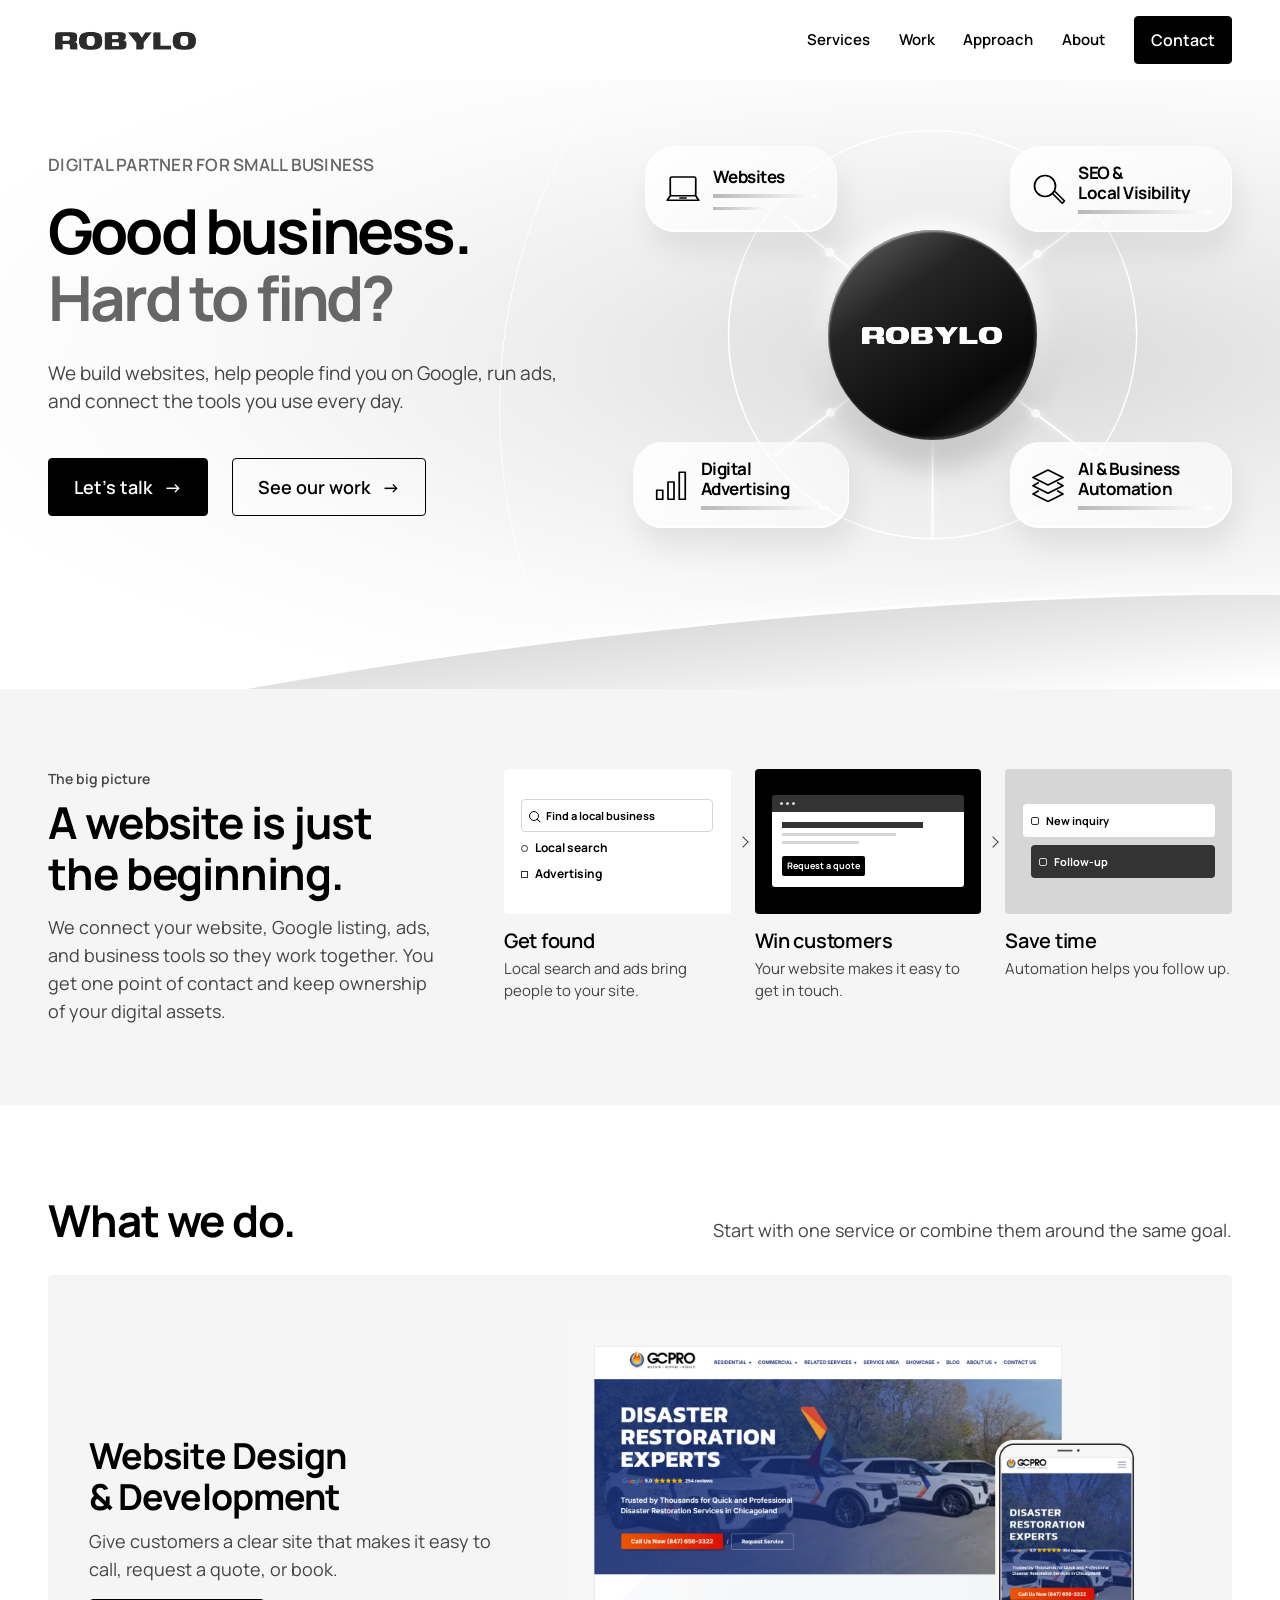
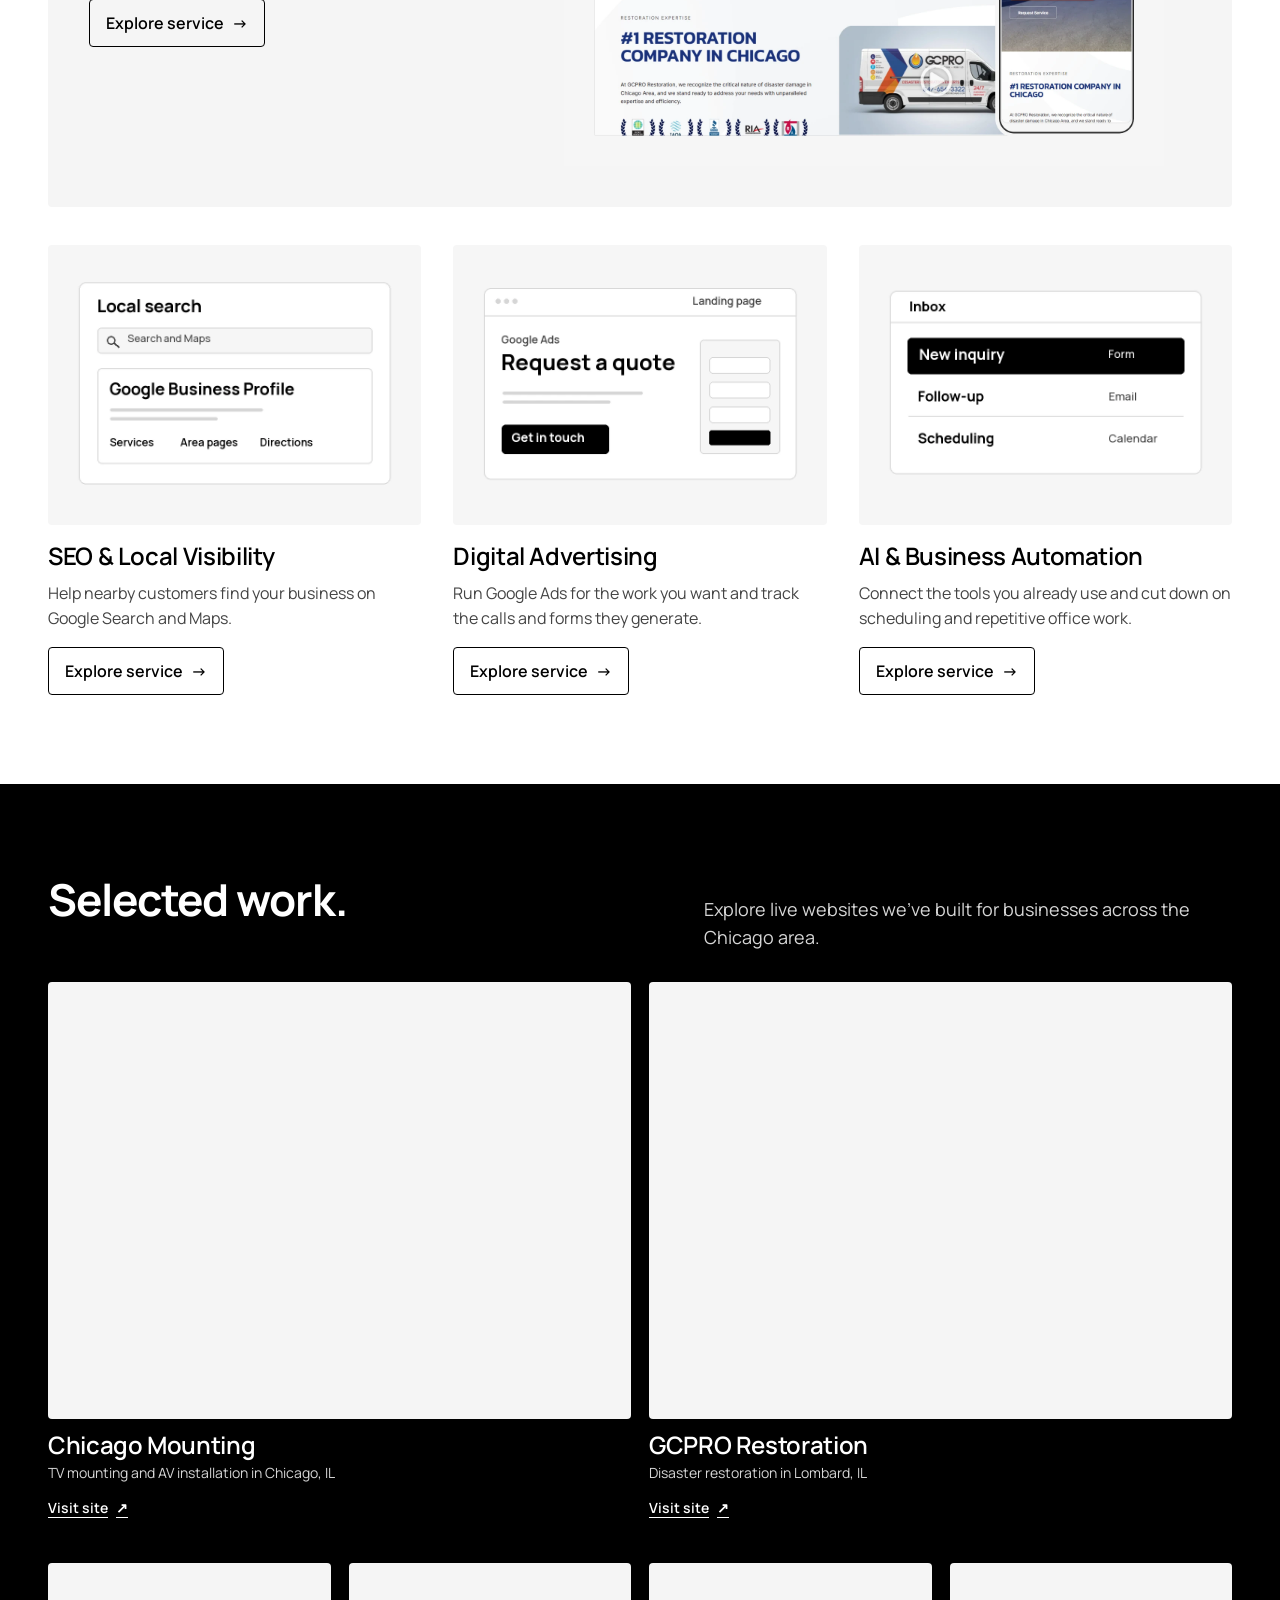
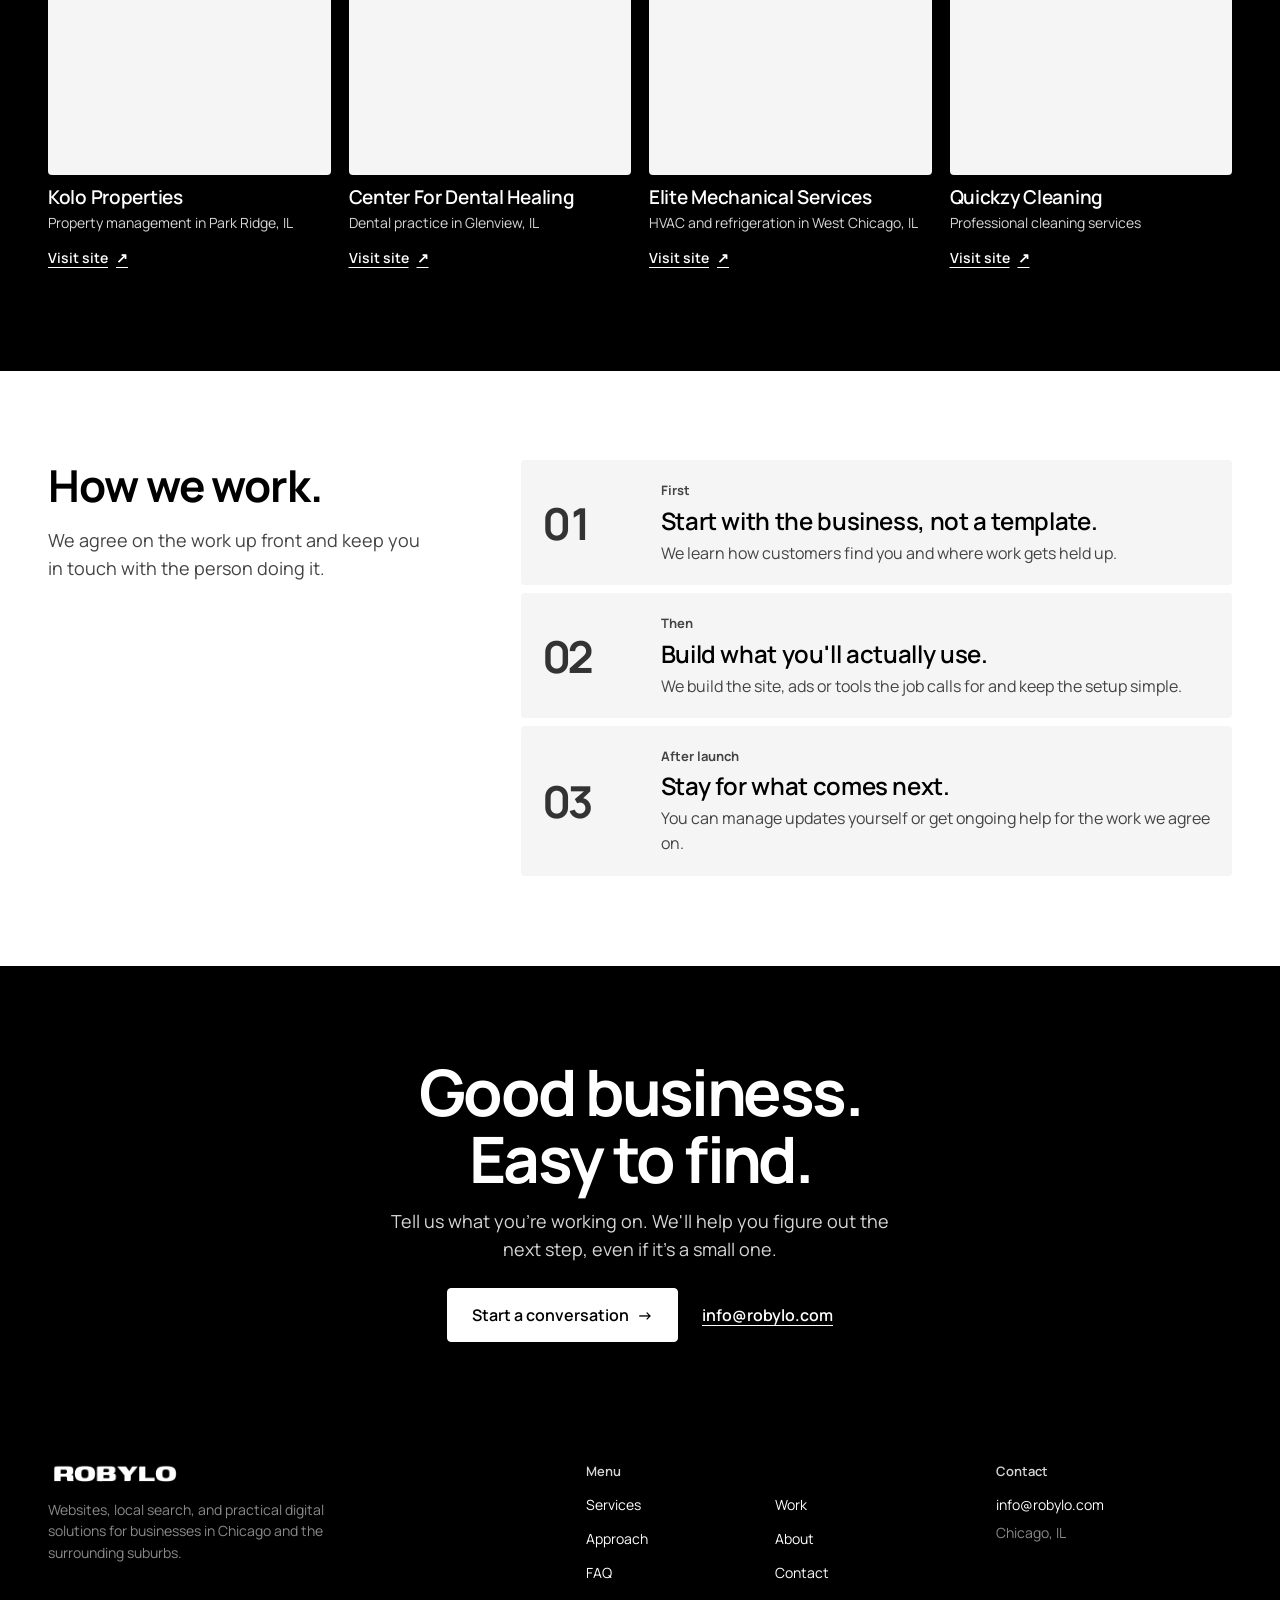
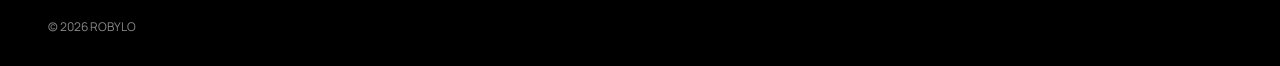
<file: prototypes/homepage-visual-concept/index.html>
<!doctype html>
<html lang="en">
<head>
  <meta charset="utf-8">
  <meta name="viewport" content="width=device-width, initial-scale=1">
  <meta name="robots" content="noindex, nofollow">
  <title>ROBYLO | Homepage Design Concept</title>
  <link rel="stylesheet" href="styles.css">
</head>
<body>
  <a class="skip" href="#main">Skip to content</a>
  <header class="header" id="top">
    <div class="shell header-inner">
      <a class="logo" href="#top" aria-label="ROBYLO home"><img src="assets/logo_robylo.png" alt="ROBYLO" width="300" height="80"></a>
      <nav class="desktop-nav" aria-label="Main navigation">
          <a href="#services">Services</a>
          <a href="#work">Work</a>
          <a href="#approach">Approach</a>
          <a href="https://robylo.com/about/">About</a>
          <a class="button button-small" href="#contact">Contact</a>
      </nav>
      <details class="mobile-nav">
        <summary>Menu <span class="menu-icon" aria-hidden="true"></span></summary>
        <nav aria-label="Main navigation">
          <a href="#services">Services</a>
          <a href="#work">Work</a>
          <a href="#approach">Approach</a>
          <a href="https://robylo.com/about/">About</a>
          <a href="#contact">Contact</a>
        </nav>
      </details>
    </div>
  </header>

  <main id="main" tabindex="-1">
    <section class="hero hero-business" aria-labelledby="hero-title">
      <div class="shell hero-grid">
        <div class="hero-copy">
          <p class="location">DIGITAL PARTNER FOR SMALL BUSINESS</p>
          <h1 id="hero-title">Good business.<br><span>Hard to find?</span></h1>
          <p class="intro">We build websites, help people find you on Google, run ads, and connect the tools you use every day.</p>
          <div class="actions">
            <a class="button" href="#contact">Let's talk <span aria-hidden="true">&#8594;</span></a>
            <a class="button button-outline" href="#work">See our work <span aria-hidden="true">&#8594;</span></a>
          </div>
        </div>
        <figure class="business-center" aria-labelledby="business-caption">
          <figcaption id="business-caption" class="business-caption">ROBYLO connects the four parts of your digital business.</figcaption>
          <svg class="business-connections" viewBox="0 0 640 480" aria-hidden="true">
            <ellipse cx="320" cy="240" rx="218" ry="218" />
            <g class="business-spokes"><path d="M160 112L320 240L490 112M150 370L320 240L490 370M320 240V458" /></g>
            <g class="business-mobile-spokes"><path d="M160 40L320 240L490 40M150 440L320 240L490 440M320 240V458" /></g>
            <g class="business-junctions"><circle cx="210" cy="152" r="4"/><circle cx="432" cy="154" r="4"/><circle cx="211" cy="323" r="4"/><circle cx="430" cy="324" r="4"/></g>
          </svg>
          <div class="business-hub"><img src="assets/logo_robylo.png" alt="ROBYLO" width="300" height="80"></div>
          <ul class="business-services">
          <li class="business-node business-web">
            <svg viewBox="0 0 48 48" aria-hidden="true"><rect x="7" y="8" width="34" height="25" rx="2"/><path d="M7 33L3 39H45L41 33M20 36H28"/></svg>
            <div><strong>Websites</strong><i></i><i class="short"></i></div>
          </li>
          <li class="business-node business-seo">
            <svg viewBox="0 0 48 48" aria-hidden="true"><circle cx="20" cy="20" r="14"/><path d="M30 30L43 43L46 40L33 27"/></svg>
            <div><strong>SEO &amp;<br>Local Visibility</strong><i></i></div>
          </li>
          <li class="business-node business-ads">
            <svg viewBox="0 0 48 48" aria-hidden="true"><path d="M5 31H13V43H5ZM20 20H28V43H20ZM35 7H43V43H35Z"/></svg>
            <div><strong>Digital<br>Advertising</strong><i></i></div>
          </li>
          <li class="business-node business-ai">
            <svg viewBox="0 0 48 48" aria-hidden="true"><path d="M4 14L24 4L44 14L24 24ZM11 21L4 25L24 35L44 25L37 21M11 32L4 36L24 46L44 36L37 32"/></svg>
            <div><strong>AI &amp; Business<br>Automation</strong><i></i></div>
          </li>
          </ul>
        </figure>
      </div>
    </section>

    <section class="picture-section" aria-labelledby="picture-title">
      <div class="shell picture-grid">
        <div class="section-copy">
          <p class="section-label">The big picture</p>
          <h2 id="picture-title">A website is just the beginning.</h2>
          <p>We connect your website, Google listing, ads, and business tools so they work together. You get one point of contact and keep ownership of your digital assets.</p>
        </div>
        <div class="journey" aria-label="Illustrative customer journey">
          <ol class="journey-list">
            <li class="journey-step discovery">
              <div class="journey-visual discovery-visual" aria-hidden="true">
                <span class="search-field"><i class="search-icon"></i> Find a local business</span>
                <span class="search-result"><i class="result-icon"></i> Local search</span>
                <span class="search-result"><i class="result-icon ad-icon"></i> Advertising</span>
              </div>
              <h3>Get found</h3>
              <p>Local search and ads bring people to your site.</p>
            </li>
            <li class="journey-step visit">
              <div class="journey-visual browser-visual" aria-hidden="true">
                <div class="browser-bar"><i></i><i></i><i></i></div>
                <div class="browser-page"><i></i><i></i><i></i><b>Request a quote</b></div>
              </div>
              <h3>Win customers</h3>
              <p>Your website makes it easy to get in touch.</p>
            </li>
            <li class="journey-step follow">
              <div class="journey-visual workflow-visual" aria-hidden="true">
                <span><i></i> New inquiry</span>
                <span><i></i> Follow-up</span>
              </div>
              <h3>Save time</h3>
              <p>Automation helps you follow up.</p>
            </li>
          </ol>
        </div>
      </div>
    </section>

    <section id="services" class="services section" aria-labelledby="services-title">
      <div class="shell">
        <div class="section-intro">
          <h2 id="services-title">What we do.</h2>
          <p>Start with one service or combine them around the same goal.</p>
        </div>
        <article class="service-feature">
          <div class="service-copy">
            <h3>Website Design &amp; Development</h3>
            <p>Give customers a clear site that makes it easy to call, request a quote, or book.</p>
            <a class="button button-outline" href="https://robylo.com/services/web-design/" aria-label="Explore Website Design and Development">Explore service <span aria-hidden="true">→</span></a>
          </div>
          <div class="service-feature-visual">
            <picture class="plate">
            
            <img src="assets/gcpro.webp" width="1600" height="1200" loading="lazy" decoding="async" alt="GCPRO Restoration website shown on desktop and phone">
          </picture>
          </div>
        </article>
        <div class="service-list">
          <article class="service">
            <div class="service-visual"><img src="assets/robylo-local-search-ui.webp" width="800" height="600" loading="lazy" decoding="async" alt="Simplified local search preview showing a business listing and directions"></div>
            <div class="service-copy">
              <h3>SEO & Local Visibility</h3>
              <p>Help nearby customers find your business on Google Search and Maps.</p>
              <a class="button button-outline" href="https://robylo.com/services/local-seo/" aria-label="Explore SEO & Local Visibility">Explore service <span aria-hidden="true">→</span></a>
            </div>
          </article>
          <article class="service">
            <div class="service-visual"><img src="assets/robylo-digital-ads-ui.webp" width="800" height="600" loading="lazy" decoding="async" alt="Simplified advertising preview showing a quote-request landing page"></div>
            <div class="service-copy">
              <h3>Digital Advertising</h3>
              <p>Run Google Ads for the work you want and track the calls and forms they generate.</p>
              <a class="button button-outline" href="https://robylo.com/services/digital-advertising/" aria-label="Explore Digital Advertising">Explore service <span aria-hidden="true">→</span></a>
            </div>
          </article>
          <article class="service">
            <div class="service-visual"><img src="assets/robylo-automation-ui.webp" width="800" height="600" loading="lazy" decoding="async" alt="Simplified workflow preview showing a new inquiry, follow-up and scheduling"></div>
            <div class="service-copy">
              <h3>AI & Business Automation</h3>
              <p>Connect the tools you already use and cut down on scheduling and repetitive office work.</p>
              <a class="button button-outline" href="https://robylo.com/services/ai-automation/" aria-label="Explore AI & Business Automation">Explore service <span aria-hidden="true">→</span></a>
            </div>
          </article>
        </div>
      </div>
    </section>

    <section id="work" class="work section dark" aria-labelledby="work-title">
      <div class="shell">
        <div class="section-intro">
          <h2 id="work-title">Selected work.</h2>
          <p>Explore live websites we've built for businesses across the Chicago area.</p>
        </div>
        <div class="projects">
        <article class="project project-featured">
          <picture class="plate">
            <source media="(max-width: 575px)" srcset="assets/chicago-mobile.webp" width="768" height="960">
            <img src="assets/chicago.webp" width="1600" height="1200" loading="lazy" decoding="async" alt="Chicago Mounting website shown on desktop and phone">
          </picture>
          <div class="project-caption">
            <h3>Chicago Mounting</h3>
            <p>TV mounting and AV installation in Chicago, IL</p>
            <a class="text-action" href="https://chicagomounting.com/" aria-label="Visit the Chicago Mounting site">Visit site <span aria-hidden="true">↗</span></a>
          </div>
        </article>
        <article class="project project-featured">
          <picture class="plate">
            <source media="(max-width: 575px)" srcset="assets/gcpro-mobile.webp" width="768" height="960">
            <img src="assets/gcpro.webp" width="1600" height="1200" loading="lazy" decoding="async" alt="GCPRO Restoration website shown on desktop and phone">
          </picture>
          <div class="project-caption">
            <h3>GCPRO Restoration</h3>
            <p>Disaster restoration in Lombard, IL</p>
            <a class="text-action" href="https://gcprochicago.com/" aria-label="Visit the GCPRO Restoration site">Visit site <span aria-hidden="true">↗</span></a>
          </div>
        </article>
        <article class="project">
          <picture class="plate">
            <source media="(max-width: 575px)" srcset="assets/kolo-mobile.webp" width="768" height="960">
            <img src="assets/kolo.webp" width="1600" height="1200" loading="lazy" decoding="async" alt="Kolo Properties website shown on desktop and phone">
          </picture>
          <div class="project-caption">
            <h3>Kolo Properties</h3>
            <p>Property management in Park Ridge, IL</p>
            <a class="text-action" href="https://kolo-properties.com/" aria-label="Visit the Kolo Properties site">Visit site <span aria-hidden="true">↗</span></a>
          </div>
        </article>
        <article class="project">
          <picture class="plate">
            <source media="(max-width: 575px)" srcset="assets/dental-mobile.webp" width="768" height="960">
            <img src="assets/dental.webp" width="1600" height="1200" loading="lazy" decoding="async" alt="Center For Dental Healing website shown on desktop and phone">
          </picture>
          <div class="project-caption">
            <h3>Center For Dental Healing</h3>
            <p>Dental practice in Glenview, IL</p>
            <a class="text-action" href="https://glenviewsmiles.com/" aria-label="Visit the Center For Dental Healing site">Visit site <span aria-hidden="true">↗</span></a>
          </div>
        </article>
        <article class="project">
          <picture class="plate">
            <source media="(max-width: 575px)" srcset="assets/elite-mobile.webp" width="768" height="960">
            <img src="assets/elite.webp" width="1600" height="1200" loading="lazy" decoding="async" alt="Elite Mechanical Services website shown on desktop and phone">
          </picture>
          <div class="project-caption">
            <h3>Elite Mechanical Services</h3>
            <p>HVAC and refrigeration in West Chicago, IL</p>
            <a class="text-action" href="https://elitemechanical.services/" aria-label="Visit the Elite Mechanical Services site">Visit site <span aria-hidden="true">↗</span></a>
          </div>
        </article>
        <article class="project">
          <picture class="plate">
            <source media="(max-width: 575px)" srcset="assets/quickzy-mobile.webp" width="768" height="960">
            <img src="assets/quickzy.webp" width="1600" height="1200" loading="lazy" decoding="async" alt="Quickzy Cleaning website shown on desktop and phone">
          </picture>
          <div class="project-caption">
            <h3>Quickzy Cleaning</h3>
            <p>Professional cleaning services</p>
            <a class="text-action" href="https://quickzycleaning.com/" aria-label="Visit the Quickzy Cleaning site">Visit site <span aria-hidden="true">↗</span></a>
          </div>
        </article>
        </div>
      </div>
    </section>

    <section id="approach" class="approach section" aria-labelledby="approach-title">
      <div class="shell approach-grid">
        <div class="section-copy">
          <h2 id="approach-title">How we work.</h2>
          <p>We agree on the work up front and keep you in touch with the person doing it.</p>
        </div>
        <ol class="process" role="list">
          <li><span class="step-number" aria-hidden="true">01</span><div><p class="step-label">First</p><h3>Start with the business, not a template.</h3><p>We learn how customers find you and where work gets held up.</p></div></li>
          <li><span class="step-number" aria-hidden="true">02</span><div><p class="step-label">Then</p><h3>Build what you'll actually use.</h3><p>We build the site, ads or tools the job calls for and keep the setup simple.</p></div></li>
          <li><span class="step-number" aria-hidden="true">03</span><div><p class="step-label">After launch</p><h3>Stay for what comes next.</h3><p>You can manage updates yourself or get ongoing help for the work we agree on.</p></div></li>
        </ol>
      </div>
    </section>

    <section id="contact" class="contact dark" aria-labelledby="contact-title">
      <div class="shell contact-inner">
        <div>
          <h2 id="contact-title">Good business.<br>Easy to find.</h2>
          <p>Tell us what you're working on. We'll help you figure out the next step, even if it's a small one.</p>
        </div>
        <div class="actions">
          <a class="button" href="mailto:info@robylo.com">Start a conversation <span aria-hidden="true">→</span></a>
          <a class="text-action" href="mailto:info@robylo.com">info@robylo.com</a>
        </div>
      </div>
    </section>
  </main>

  <footer class="footer dark">
    <div class="shell footer-grid">
      <div>
        <a class="logo" href="#top" aria-label="ROBYLO home"><img src="assets/logo_robylo.png" width="300" height="80" alt="ROBYLO"></a>
        <p>Websites, local search, and practical digital solutions for businesses in Chicago and the surrounding suburbs.</p>
      </div>
      <nav aria-label="Footer navigation">
        <h2>Menu</h2>
        <ul role="list"><li><a href="https://robylo.com/services/">Services</a></li><li><a href="https://robylo.com/work/">Work</a></li><li><a href="https://robylo.com/approach/">Approach</a></li><li><a href="https://robylo.com/about/">About</a></li><li><a href="https://robylo.com/faq/">FAQ</a></li><li><a href="https://robylo.com/contact/">Contact</a></li></ul>
      </nav>
      <div class="footer-contact">
        <h2>Contact</h2>
        <a href="mailto:info@robylo.com">info@robylo.com</a>
        <p>Chicago, IL</p>
      </div>
      <p class="copyright">&copy; 2026 ROBYLO</p>
    </div>
  </footer>
</body>
</html>
</file>
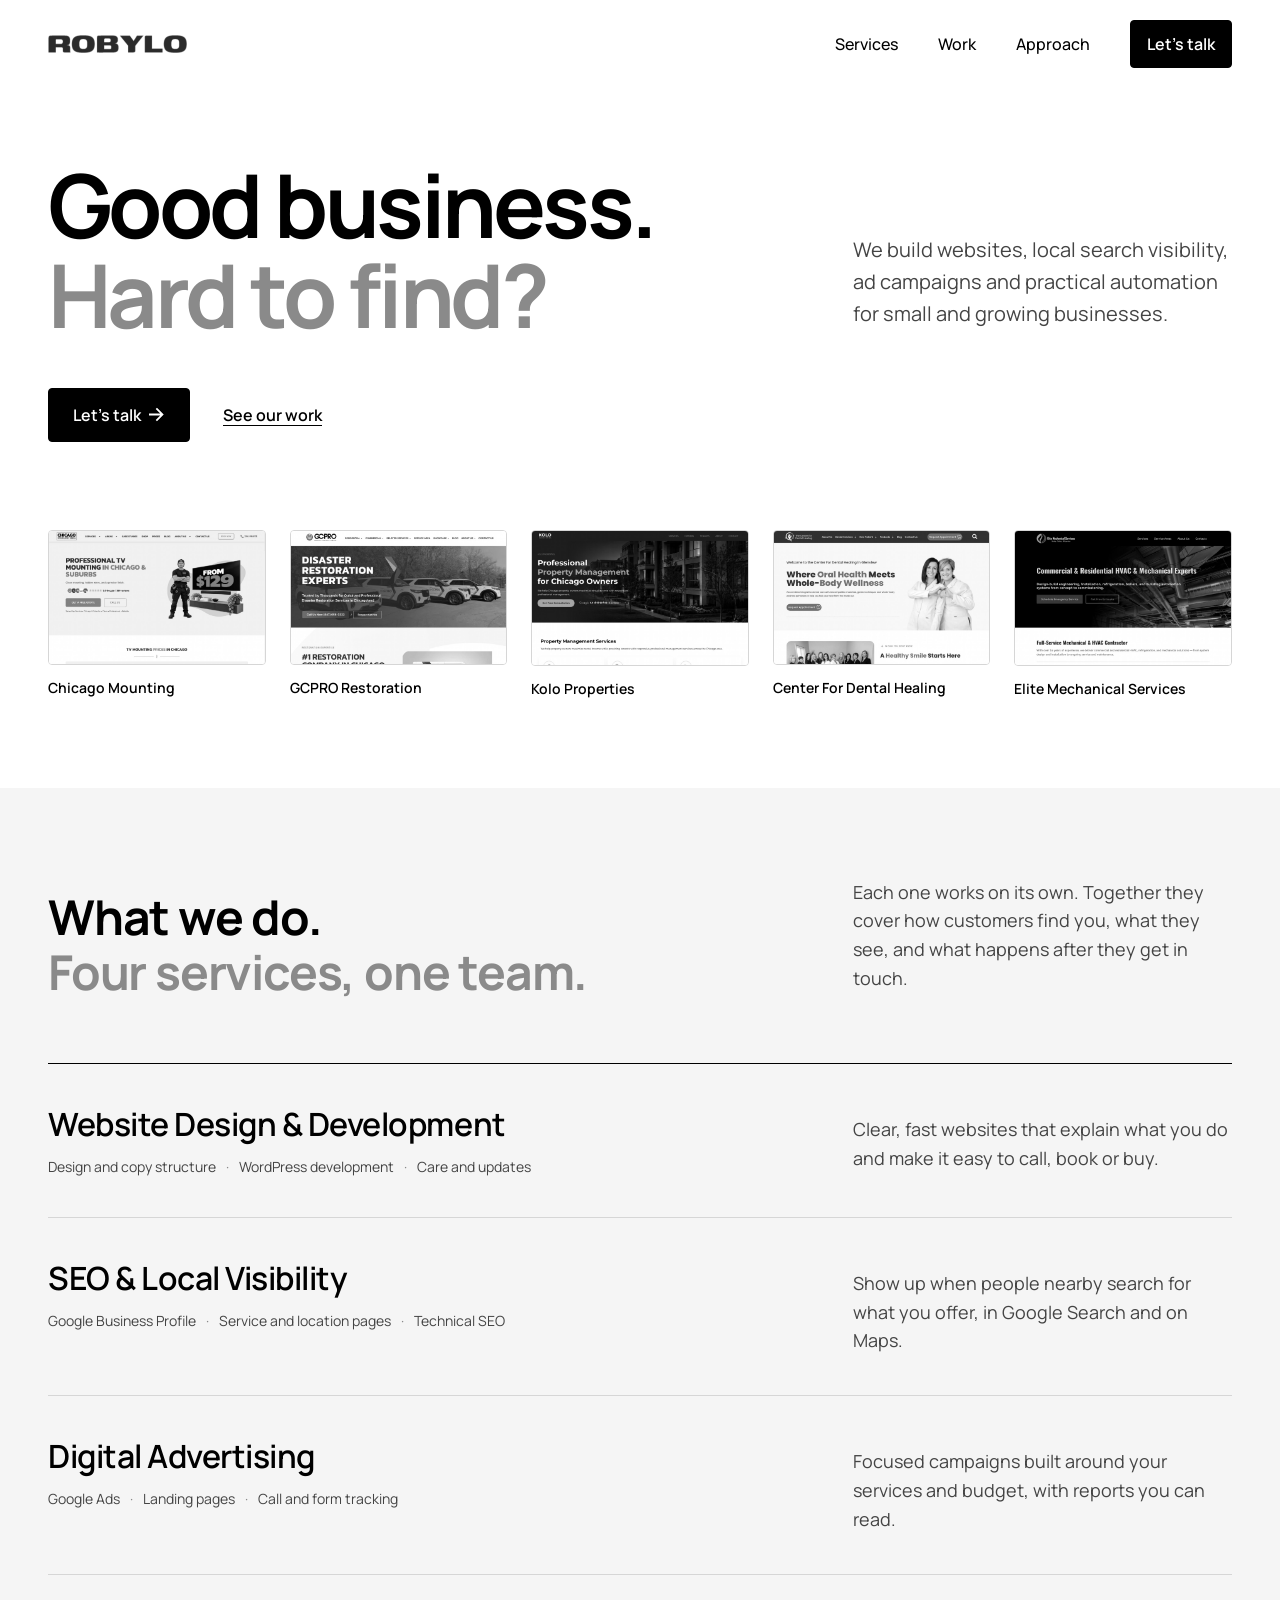
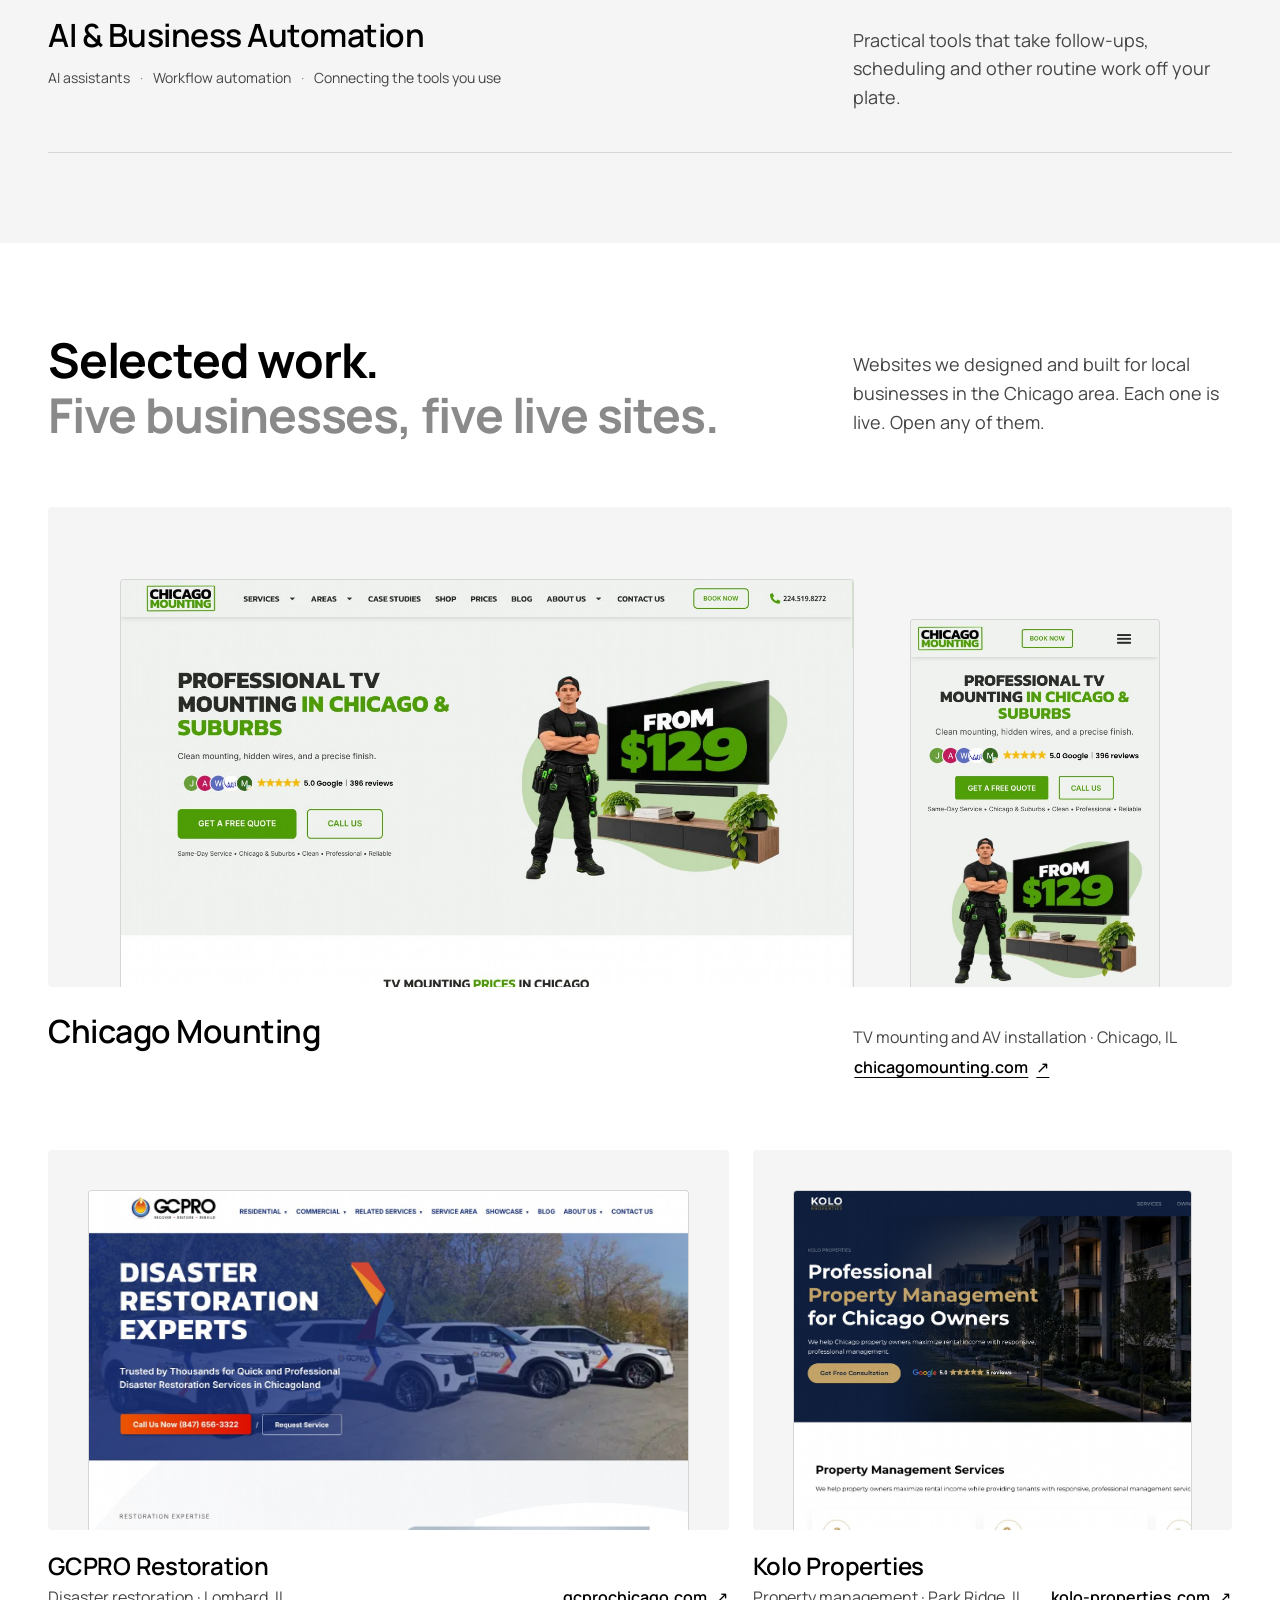
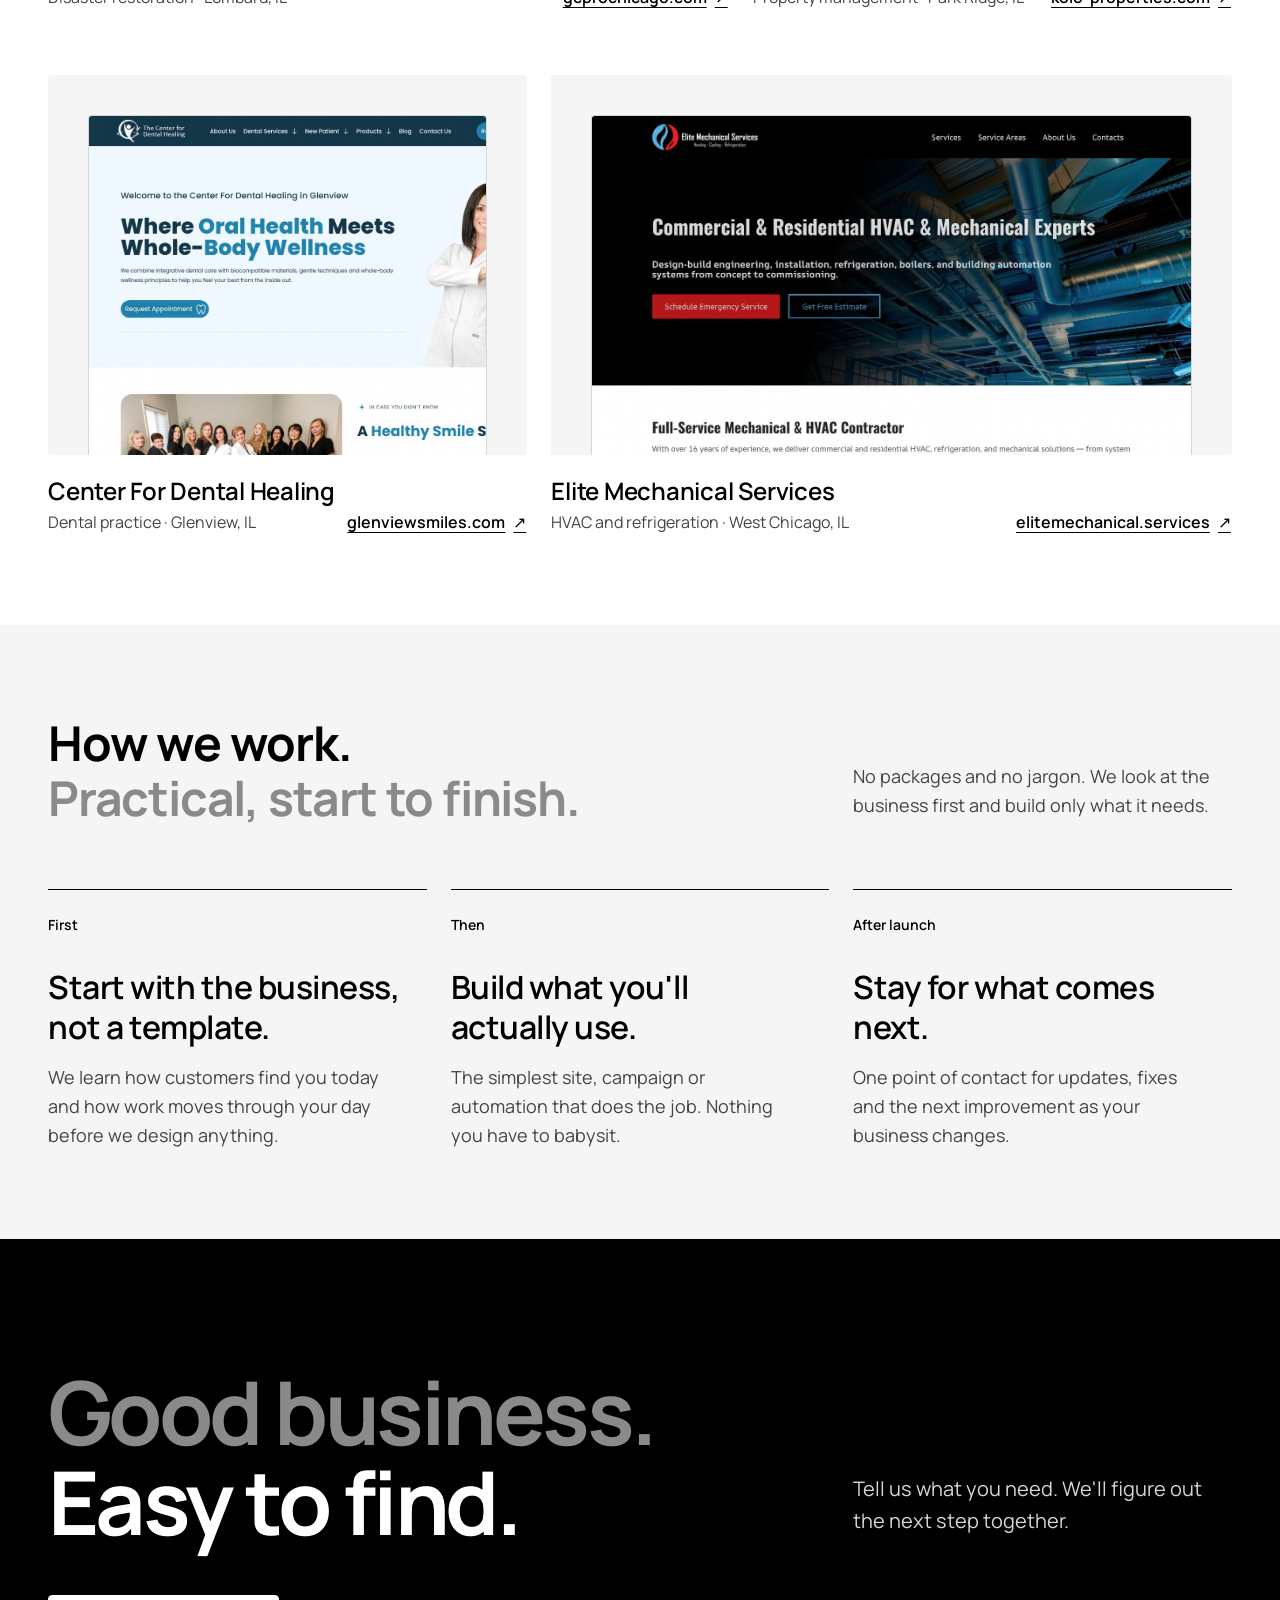
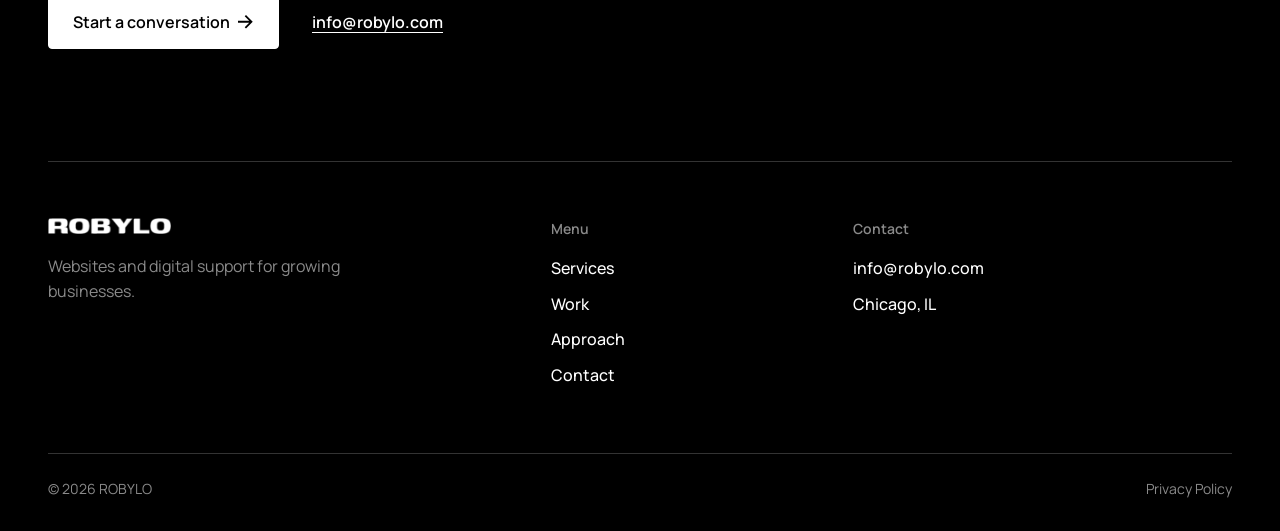
<file: docs/design/2026-11-16-homepage-v2-source/index.html>
<!DOCTYPE html>
<html lang="en">
<head>
<meta charset="utf-8">
<meta name="viewport" content="width=device-width, initial-scale=1">
<title>ROBYLO — Homepage design proposal (mockup, not production code)</title>
<style>
/* Mockup only. Values mirror the Elementor variables documented in docs/current-implementation.md.
   This file is a design reference, not theme CSS. */
@font-face { font-family: "Manrope"; src: url("manrope.woff2") format("woff2"); font-weight: 200 800; font-display: block; }

:root {
  --rb-ink: #000000; --rb-paper: #FFFFFF; --rb-text: #444444; --rb-surface: #F5F5F5;
  --rb-line: #D6D6D6; --rb-hover: #333333;
  --rb-mute: #8A8A8A;                       /* NEW token (proposed) */
  --rb-radius: 4px;
  --rb-container: 1200px;
  --rb-gutter: clamp(1.25rem, 4vw, 3rem);
  --rb-section-space: clamp(3.5rem, 7vw, 7rem);
  --col-gap: 24px;
}
* { box-sizing: border-box; margin: 0; padding: 0; }
html { -webkit-font-smoothing: antialiased; text-rendering: optimizeLegibility; }
body { font-family: "Manrope", sans-serif; font-size: 18px; line-height: 1.6; color: var(--rb-text); background: var(--rb-paper); }
img { display: block; max-width: 100%; }
a { color: inherit; text-decoration: none; }
ul { list-style: none; }

.l-container { max-width: var(--rb-container); margin: 0 auto; }
.rb-section { padding: var(--rb-section-space) var(--rb-gutter); background: var(--rb-paper); }
.rb-section--soft { background: var(--rb-surface); }
.rb-section--dark { background: var(--rb-ink); color: var(--rb-paper); }
.grid { display: grid; grid-template-columns: repeat(12, 1fr); column-gap: var(--col-gap); }

h1, h2, h3, h4 { color: var(--rb-ink); font-weight: 700; }
.rb-section--dark h1, .rb-section--dark h2, .rb-section--dark h3, .rb-section--dark h4 { color: var(--rb-paper); }
.display { font-size: 88px; line-height: 1.02; letter-spacing: -0.04em; font-weight: 700; }
h2 { font-size: 48px; line-height: 1.15; letter-spacing: -0.025em; }
h3 { font-size: 32px; line-height: 1.25; letter-spacing: -0.015em; font-weight: 600; }
h4 { font-size: 24px; line-height: 1.3; letter-spacing: -0.01em; font-weight: 600; }
.mute { color: var(--rb-mute); display: block; }
.small { font-size: 14px; line-height: 1.5; }
.lead { font-size: 20px; line-height: 1.6; }

/* Buttons — existing system */
.rb-btn { display: inline-flex; align-items: center; justify-content: center; gap: 8px; min-height: 48px; padding: 16px 24px;
  border: 1px solid var(--rb-ink); border-radius: var(--rb-radius); font: 600 16px/1.25 "Manrope", sans-serif; cursor: pointer; white-space: nowrap; }
.rb-btn--primary { background: var(--rb-ink); color: var(--rb-paper); }
.rb-btn--sm { padding: 8px 16px; }
.rb-btn--text { background: transparent; border-color: transparent; color: var(--rb-ink); padding: 8px 0; text-decoration: underline; text-underline-offset: 4px; text-decoration-thickness: 1px; }
.rb-section--dark .rb-btn--primary { background: var(--rb-paper); color: var(--rb-ink); border-color: var(--rb-paper); }
.rb-section--dark .rb-btn--text { color: var(--rb-paper); }
.arrow { width: 16px; height: 16px; background: currentColor; clip-path: polygon(0% 44%,70% 44%,42% 16%,50% 8%,92% 50%,50% 92%,42% 84%,70% 56%,0% 56%); }
.ext { font-weight: 500; }

/* Header */
.rb-header { padding: 0 var(--rb-gutter); background: var(--rb-paper); }
.rb-header__inner { height: 88px; display: flex; align-items: center; justify-content: space-between; }
.rb-header__logo img { height: 18px; width: auto; }
.rb-header__nav { display: flex; align-items: center; gap: 40px; font-size: 16px; font-weight: 500; line-height: 1.5; color: var(--rb-ink); }
.rb-header__toggle { display: none; }

/* Hero */
.hero { padding-top: 72px; }
.hero__title { grid-column: 1 / span 8; }
.hero__lead { grid-column: 9 / span 4; align-self: end; padding-bottom: 10px; }
.hero__actions { grid-column: 1 / span 8; display: flex; align-items: center; gap: 32px; margin-top: 48px; }
.strip { margin-top: 88px; display: grid; grid-template-columns: repeat(5, 1fr); gap: var(--col-gap); }
.strip__item img { aspect-ratio: 16 / 10; width: 100%; object-fit: cover; object-position: left top; border: 1px solid var(--rb-line); border-radius: var(--rb-radius); filter: grayscale(1); }
.strip__item span { display: block; margin-top: 12px; font-size: 14px; line-height: 1.5; font-weight: 600; color: var(--rb-ink); }

/* Section head */
.head { align-items: end; margin-bottom: 64px; }
.head h2 { grid-column: 1 / span 8; }
.head p { grid-column: 9 / span 4; padding-bottom: 6px; }

/* Rows — shared 5 / 4 / 3 split */
.row { padding: 40px 0; border-top: 1px solid var(--rb-line); align-items: baseline; }
.row:first-child { border-top-color: var(--rb-ink); }
.row:last-child { border-bottom: 1px solid var(--rb-line); }
.row { grid-template-rows: auto 1fr; }
.row h3 { grid-column: 1 / span 8; }
.row p { grid-column: 9 / span 4; grid-row: 1 / span 2; }
.row ul { grid-column: 1 / span 8; margin-top: 12px; align-self: start; font-size: 14px; line-height: 1.5; color: var(--rb-text); display: flex; flex-wrap: wrap; }
.row ul li:not(:last-child)::after { content: "·"; margin: 0 10px; color: var(--rb-mute); }

/* Work */
.mat { background: var(--rb-surface); border-radius: var(--rb-radius); overflow: hidden; }
.mat img { border: 1px solid var(--rb-line); border-bottom: 0; border-radius: var(--rb-radius) var(--rb-radius) 0 0; }
.feature .mat { height: 480px; padding: 72px 72px 0; display: flex; gap: 56px; align-items: flex-start; }
.feature .shot-d { flex: 1; min-width: 0; }
.feature .shot-m { width: 250px; flex: none; margin-top: 40px; }
.cap { margin-top: 24px; align-items: baseline; }
.cap h3 { grid-column: 1 / span 8; }
.cap .side { grid-column: 9 / span 4; display: grid; gap: 6px; justify-items: start; }
.cap .meta, .tile .meta { font-size: 16px; }
.tiles { margin-top: 72px; display: grid; grid-template-columns: repeat(12, 1fr); column-gap: var(--col-gap); row-gap: 64px; }
.tile--wide { grid-column: span 7; } .tile--narrow { grid-column: span 5; }
.tile .mat { height: 380px; padding: 40px 40px 0; }
.tile .mat img { width: 100%; height: 100%; object-fit: cover; object-position: left top; }
.tile__cap { margin-top: 20px; }
.tile__cap .side { display: flex; justify-content: space-between; align-items: baseline; gap: 24px; margin-top: 4px; }
.tile__cap .rb-btn { min-height: 0; padding: 0; }
.cap .rb-btn { min-height: 0; padding: 0; }

/* Approach */
.steps { display: grid; grid-template-columns: repeat(3, 1fr); gap: var(--col-gap); }
.step { border-top: 1px solid var(--rb-ink); padding-top: 24px; padding-right: 24px; }
.step .small { font-weight: 600; color: var(--rb-ink); }
.step h3 { margin: 32px 0 16px; }

/* Contact + footer */
.contact { padding-top: 128px; padding-bottom: 112px; }
.contact .mute { color: var(--rb-mute); }
.contact .hero__lead { color: var(--rb-line); }
.rb-footer { background: var(--rb-ink); color: var(--rb-mute); padding: 0 var(--rb-gutter); }
.rb-footer__top { border-top: 1px solid var(--rb-hover); padding: 56px 0 64px; align-items: start; font-size: 16px; }
.rb-footer__brand { grid-column: 1 / span 5; }
.rb-footer__brand img { height: 16px; width: auto; margin-bottom: 20px; }
.rb-footer__brand p { max-width: 300px; }
.rb-footer__col { grid-column: span 2; display: grid; gap: 10px; color: var(--rb-paper); font-weight: 500; }
.rb-footer__col--nav { grid-column: 6 / span 3; }
.rb-footer__col--contact { grid-column: 9 / span 4; }
.rb-footer__col b { font-size: 14px; font-weight: 600; color: var(--rb-mute); margin-bottom: 6px; }
.rb-footer__bottom { border-top: 1px solid var(--rb-hover); padding: 24px 0 32px; display: flex; justify-content: space-between; font-size: 14px; line-height: 1.5; }

.only-m { display: none; }

/* Mobile menu (open state artboard) */
.menu { display: none; }

/* ---------- Tablet ≤1024 ---------- */
@media (max-width: 1024px) {
  .display { font-size: 64px; }
  h2 { font-size: 40px; } h3 { font-size: 28px; } h4 { font-size: 23px; }
  .hero__title, .head h2 { grid-column: 1 / -1; }
  .hero__lead, .head p { grid-column: 1 / span 8; margin-top: 24px; }
  .row h3, .row ul { grid-column: 1 / span 7; } .row p { grid-column: 8 / span 5; }
  .cap h3 { grid-column: 1 / -1; } .cap .side { grid-column: 1 / -1; margin-top: 8px; }
  .tile--wide, .tile--narrow { grid-column: span 6; }
  .feature .mat { padding: 48px 48px 0; height: 400px; }
}

/* ---------- Mobile ≤767 ---------- */
@media (max-width: 767px) {
  .only-d { display: none !important; } .only-m { display: block; }
  .grid { display: block; }
  .display { font-size: 44px; line-height: 1.06; letter-spacing: -0.035em; }
  h2 { font-size: 32px; line-height: 1.2; letter-spacing: -0.02em; }
  h3 { font-size: 26px; letter-spacing: -0.01em; } h4 { font-size: 22px; }
  .lead { font-size: 18px; }

  .rb-header__inner { height: 64px; }
  .rb-header__logo img { height: 15px; }
  .rb-header__nav { display: none; }
  .rb-header__toggle { display: inline-flex; align-items: center; gap: 12px; min-height: 48px; padding: 0 0 0 16px; font: 600 16px/1.25 "Manrope", sans-serif; color: var(--rb-ink); background: none; border: 0; }
  .burger { width: 22px; display: grid; gap: 6px; } .burger i { height: 2px; background: currentColor; display: block; }

  .hero { padding-top: 40px; padding-bottom: 56px; }
  .hero__lead { margin-top: 24px; padding: 0; }
  .hero__actions { margin-top: 32px; flex-direction: column; align-items: stretch; gap: 8px; }
  .hero__actions .rb-btn--text { align-self: center; }
  .strip { margin-top: 48px; display: flex; gap: 12px; overflow: hidden; margin-right: calc(var(--rb-gutter) * -1); }
  .strip__item { flex: 0 0 232px; }

  .head { margin-bottom: 40px; } .head p { margin-top: 16px; padding: 0; }
  .row { padding: 28px 0; display: flex; flex-direction: column; } .row p { margin-top: 10px; order: 2; }
  .row ul { margin-top: 14px; order: 3; display: grid; gap: 2px; } .row ul li::after { display: none; }

  .feature .mat { height: 400px; padding: 40px 0 0; justify-content: center; }
  .feature .shot-m { width: 230px; margin: 0; }
  .cap { margin-top: 20px; } .cap .side, .tile__cap .side { display: block; margin-top: 6px; }
  .cap .rb-btn, .tile__cap .rb-btn { min-height: 48px; }
  .tiles { display: block; margin-top: 48px; }
  .tile { margin-top: 40px; }
  .tile .mat { height: 236px; padding: 24px 24px 0; }
  .tile__cap { margin-top: 16px; }

  .steps { display: block; }
  .step { padding: 20px 0 36px; } .step:last-child { padding-bottom: 0; }
  .step h3 { margin: 20px 0 12px; }

  .contact { padding-top: 72px; padding-bottom: 64px; }
  .rb-footer__top { padding: 40px 0 40px; }
  .rb-footer__col { margin-top: 36px; }
  .rb-footer__bottom { padding: 20px 0 28px; }

  /* open menu artboard */
  body.menu-open > *:not(.menu) { display: none; }
  body.menu-open .menu { display: flex; flex-direction: column; min-height: 844px; background: var(--rb-ink); color: var(--rb-paper); padding: 0 var(--rb-gutter) 28px; }
  .menu__bar { height: 64px; display: flex; align-items: center; justify-content: space-between; }
  .menu__bar img { height: 15px; }
  .menu__close { display: inline-flex; align-items: center; gap: 12px; min-height: 48px; font: 600 16px/1.25 "Manrope", sans-serif; }
  .menu__close .x { position: relative; width: 20px; height: 20px; }
  .menu__close .x::before, .menu__close .x::after { content: ""; position: absolute; left: -1px; right: -1px; top: 9px; height: 2px; background: currentColor; transform: rotate(45deg); }
  .menu__close .x::after { transform: rotate(-45deg); }
  .menu__links { margin-top: 40px; }
  .menu__links a { display: flex; justify-content: space-between; align-items: center; padding: 22px 0; border-top: 1px solid var(--rb-hover); font-size: 40px; line-height: 1.1; letter-spacing: -0.03em; font-weight: 700; }
  .menu__links a:last-child { border-bottom: 1px solid var(--rb-hover); }
  .menu__links .arrow { width: 22px; height: 22px; color: var(--rb-mute); }
  .menu__foot { margin-top: auto; display: grid; gap: 8px; }
  .menu__foot .rb-btn--primary { background: var(--rb-paper); color: var(--rb-ink); border-color: var(--rb-paper); }
  .menu__foot .rb-btn--text { color: var(--rb-paper); justify-self: center; }
}
</style>
</head>
<body>

<!-- Mobile menu, open state (rendered as its own artboard with ?menu) -->
<div class="menu">
  <div class="menu__bar">
    <img src="shots/logo-light.png" alt="ROBYLO">
    <span class="menu__close">Close <span class="x"></span></span>
  </div>
  <nav class="menu__links">
    <a href="#services">Services <span class="arrow"></span></a>
    <a href="#work">Work <span class="arrow"></span></a>
    <a href="#approach">Approach <span class="arrow"></span></a>
    <a href="#contact">Contact <span class="arrow"></span></a>
  </nav>
  <div class="menu__foot">
    <a class="rb-btn rb-btn--primary" href="#contact">Let's talk <span class="arrow"></span></a>
    <a class="rb-btn rb-btn--text" href="mailto:info@robylo.com">info@robylo.com</a>
  </div>
</div>

<header class="rb-header">
  <div class="l-container rb-header__inner">
    <a class="rb-header__logo" href="/"><img src="shots/logo-dark.png" alt="ROBYLO"></a>
    <nav class="rb-header__nav">
      <a href="#services">Services</a>
      <a href="#work">Work</a>
      <a href="#approach">Approach</a>
      <a class="rb-btn rb-btn--primary rb-btn--sm" href="#contact">Let's talk</a>
    </nav>
    <button class="rb-header__toggle" aria-label="Open menu">Menu <span class="burger"><i></i><i></i></span></button>
  </div>
</header>

<main>
<section class="rb-section hero">
  <div class="l-container">
    <div class="grid">
      <h1 class="display hero__title">Good business. <span class="mute">Hard to find?</span></h1>
      <p class="lead hero__lead">We build websites, local search visibility, ad campaigns and practical automation for small and growing businesses.</p>
      <div class="hero__actions">
        <a class="rb-btn rb-btn--primary" href="#contact">Let's talk <span class="arrow"></span></a>
        <a class="rb-btn rb-btn--text" href="#work">See our work</a>
      </div>
    </div>
    <div class="strip">
      <a class="strip__item" href="#work"><img src="shots/chicago-mounting.jpg" alt=""><span>Chicago Mounting</span></a>
      <a class="strip__item" href="#work"><img src="shots/gcpro.jpg" alt=""><span>GCPRO Restoration</span></a>
      <a class="strip__item" href="#work"><img src="shots/kolo.jpg" alt=""><span>Kolo Properties</span></a>
      <a class="strip__item" href="#work"><img src="shots/dental.jpg" alt=""><span>Center For Dental Healing</span></a>
      <a class="strip__item" href="#work"><img src="shots/elite.jpg" alt=""><span>Elite Mechanical Services</span></a>
    </div>
  </div>
</section>

<section class="rb-section rb-section--soft" id="services">
  <div class="l-container">
    <div class="grid head">
      <h2>What we do. <span class="mute">Four services, one team.</span></h2>
      <p>Each one works on its own. Together they cover how customers find you, what they see, and what happens after they get in touch.</p>
    </div>
    <div>
      <div class="grid row">
        <h3>Website Design &amp; Development</h3>
        <p>Clear, fast websites that explain what you do and make it easy to call, book or buy.</p>
        <ul><li>Design and copy structure</li><li>WordPress development</li><li>Care and updates</li></ul>
      </div>
      <div class="grid row">
        <h3>SEO &amp; Local Visibility</h3>
        <p>Show up when people nearby search for what you offer, in Google Search and on Maps.</p>
        <ul><li>Google Business Profile</li><li>Service and location pages</li><li>Technical SEO</li></ul>
      </div>
      <div class="grid row">
        <h3>Digital Advertising</h3>
        <p>Focused campaigns built around your services and budget, with reports you can read.</p>
        <ul><li>Google Ads</li><li>Landing pages</li><li>Call and form tracking</li></ul>
      </div>
      <div class="grid row">
        <h3>AI &amp; Business Automation</h3>
        <p>Practical tools that take follow-ups, scheduling and other routine work off your plate.</p>
        <ul><li>AI assistants</li><li>Workflow automation</li><li>Connecting the tools you use</li></ul>
      </div>
    </div>
  </div>
</section>

<section class="rb-section" id="work">
  <div class="l-container">
    <div class="grid head">
      <h2>Selected work. <span class="mute">Five businesses, five live sites.</span></h2>
      <p>Websites we designed and built for local businesses in the Chicago area. Each one is live. Open any of them.</p>
    </div>

    <article class="feature">
      <div class="mat">
        <img class="shot-d only-d" src="shots/chicago-mounting.jpg" alt="Chicago Mounting homepage on desktop">
        <img class="shot-m" src="shots/chicago-mounting-mobile.jpg" alt="Chicago Mounting homepage on a phone">
      </div>
      <div class="grid cap">
        <h3>Chicago Mounting</h3>
        <div class="side"><p class="meta">TV mounting and AV installation · Chicago, IL</p>
        <a class="rb-btn rb-btn--text" href="https://chicagomounting.com/">chicagomounting.com <span class="ext">↗</span></a></div>
      </div>
    </article>

    <div class="tiles">
      <article class="tile tile--wide">
        <div class="mat"><img src="shots/gcpro.jpg" alt="GCPRO Restoration homepage"></div>
        <div class="tile__cap"><h4>GCPRO Restoration</h4><div class="side"><p class="meta">Disaster restoration · Lombard, IL</p><a class="rb-btn rb-btn--text" href="https://gcprochicago.com/">gcprochicago.com <span class="ext">↗</span></a></div></div>
      </article>
      <article class="tile tile--narrow">
        <div class="mat"><img src="shots/kolo.jpg" alt="Kolo Properties homepage"></div>
        <div class="tile__cap"><h4>Kolo Properties</h4><div class="side"><p class="meta">Property management · Park Ridge, IL</p><a class="rb-btn rb-btn--text" href="https://kolo-properties.com/">kolo-properties.com <span class="ext">↗</span></a></div></div>
      </article>
      <article class="tile tile--narrow">
        <div class="mat"><img src="shots/dental.jpg" alt="Center For Dental Healing homepage"></div>
        <div class="tile__cap"><h4>Center For Dental Healing</h4><div class="side"><p class="meta">Dental practice · Glenview, IL</p><a class="rb-btn rb-btn--text" href="https://glenviewsmiles.com/">glenviewsmiles.com <span class="ext">↗</span></a></div></div>
      </article>
      <article class="tile tile--wide">
        <div class="mat"><img src="shots/elite.jpg" alt="Elite Mechanical Services homepage"></div>
        <div class="tile__cap"><h4>Elite Mechanical Services</h4><div class="side"><p class="meta">HVAC and refrigeration · West Chicago, IL</p><a class="rb-btn rb-btn--text" href="https://elitemechanical.services/">elitemechanical.services <span class="ext">↗</span></a></div></div>
      </article>
    </div>
  </div>
</section>

<section class="rb-section rb-section--soft" id="approach">
  <div class="l-container">
    <div class="grid head">
      <h2>How we work. <span class="mute">Practical, start to finish.</span></h2>
      <p>No packages and no jargon. We look at the business first and build only what it needs.</p>
    </div>
    <div class="steps">
      <div class="step">
        <p class="small">First</p>
        <h3>Start with the business, not a template.</h3>
        <p>We learn how customers find you today and how work moves through your day before we design anything.</p>
      </div>
      <div class="step">
        <p class="small">Then</p>
        <h3>Build what you'll actually use.</h3>
        <p>The simplest site, campaign or automation that does the job. Nothing you have to babysit.</p>
      </div>
      <div class="step">
        <p class="small">After launch</p>
        <h3>Stay for what comes next.</h3>
        <p>One point of contact for updates, fixes and the next improvement as your business changes.</p>
      </div>
    </div>
  </div>
</section>

<section class="rb-section rb-section--dark contact" id="contact">
  <div class="l-container">
    <div class="grid">
      <h2 class="display hero__title"><span class="mute">Good business.</span> Easy to find.</h2>
      <p class="lead hero__lead">Tell us what you need. We'll figure out the next step together.</p>
      <div class="hero__actions">
        <a class="rb-btn rb-btn--primary" href="mailto:info@robylo.com">Start a conversation <span class="arrow"></span></a>
        <a class="rb-btn rb-btn--text" href="mailto:info@robylo.com">info@robylo.com</a>
      </div>
    </div>
  </div>
</section>
</main>

<footer class="rb-footer">
  <div class="l-container">
    <div class="grid rb-footer__top">
      <div class="rb-footer__brand">
        <img src="shots/logo-light.png" alt="ROBYLO">
        <p>Websites and digital support for growing businesses.</p>
      </div>
      <div class="rb-footer__col rb-footer__col--nav">
        <b>Menu</b>
        <a href="#services">Services</a><a href="#work">Work</a><a href="#approach">Approach</a><a href="#contact">Contact</a>
      </div>
      <div class="rb-footer__col rb-footer__col--contact">
        <b>Contact</b>
        <a href="mailto:info@robylo.com">info@robylo.com</a><span>Chicago, IL</span>
      </div>
    </div>
    <div class="rb-footer__bottom">
      <span>© 2026 ROBYLO</span><a href="#">Privacy Policy</a>
    </div>
  </div>
</footer>

<script>if (location.search.indexOf('menu') > -1) document.body.classList.add('menu-open');</script>
</body>
</html>
</file>
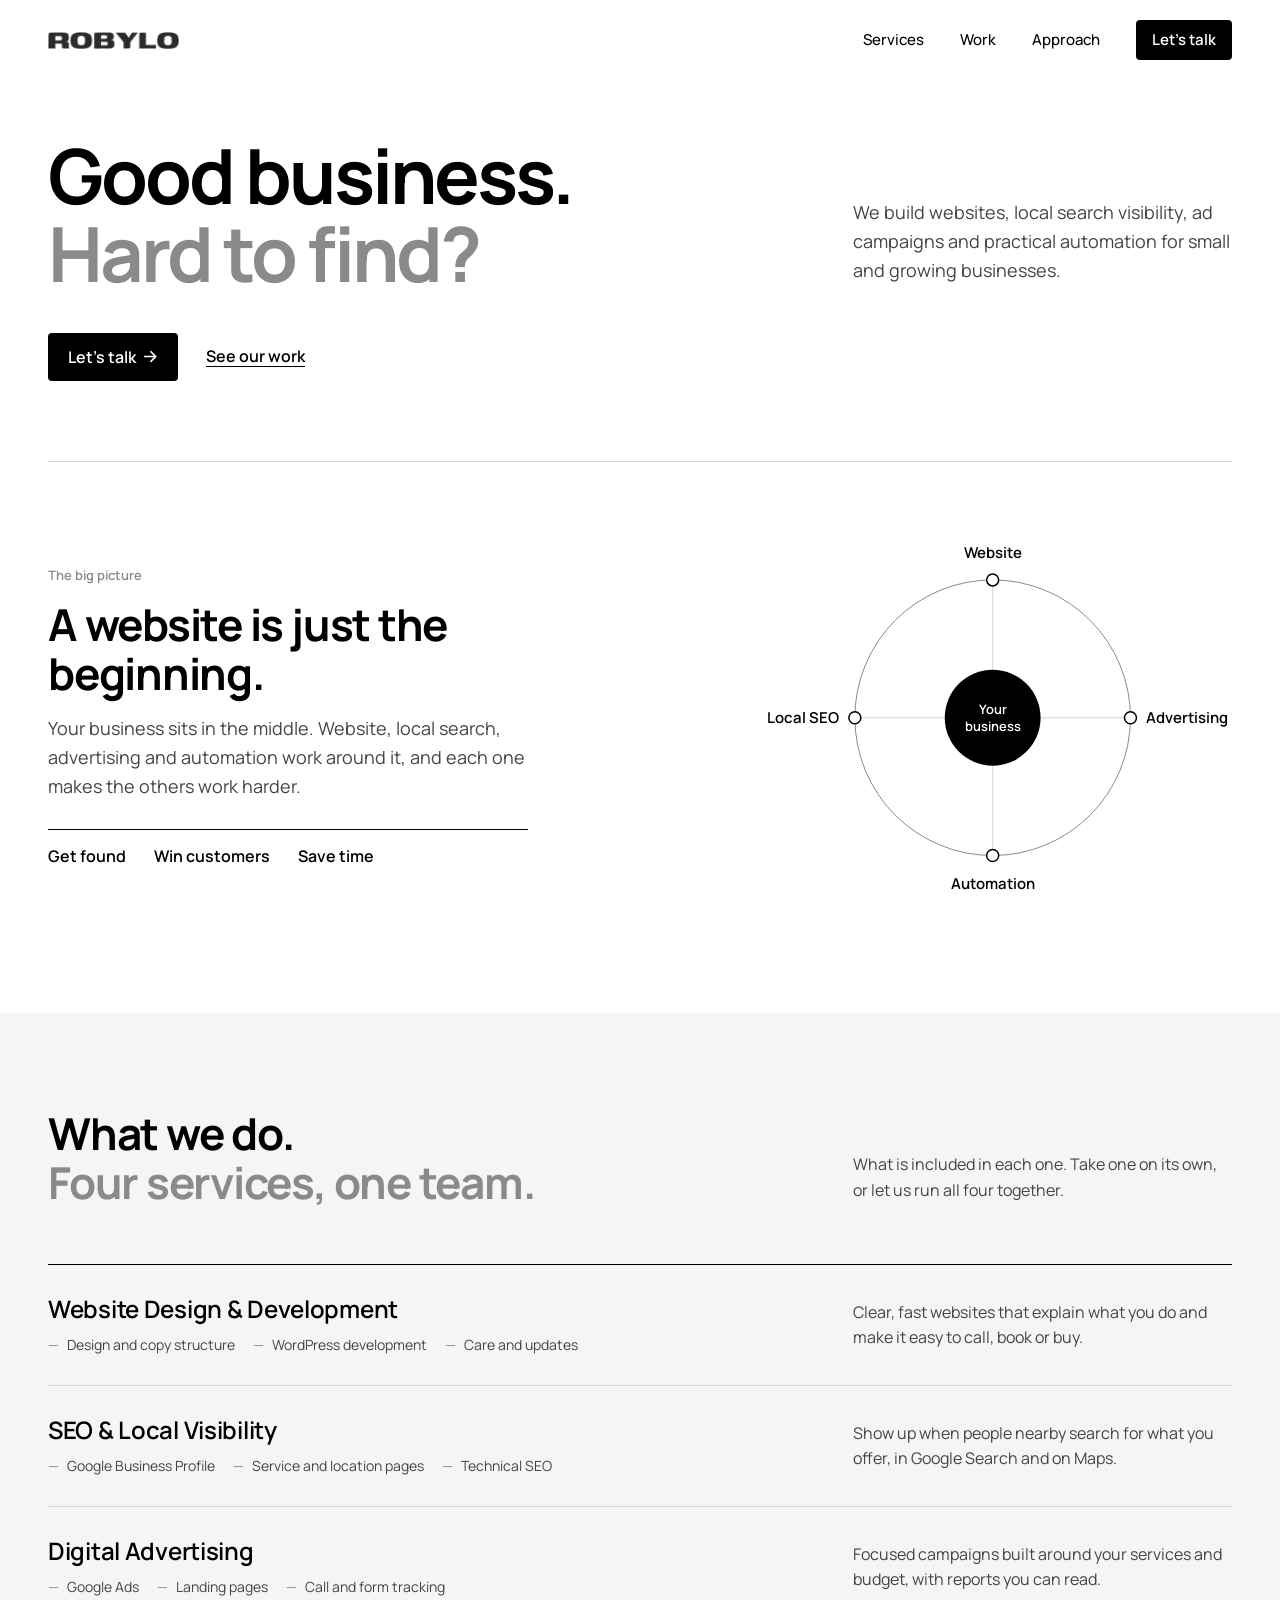
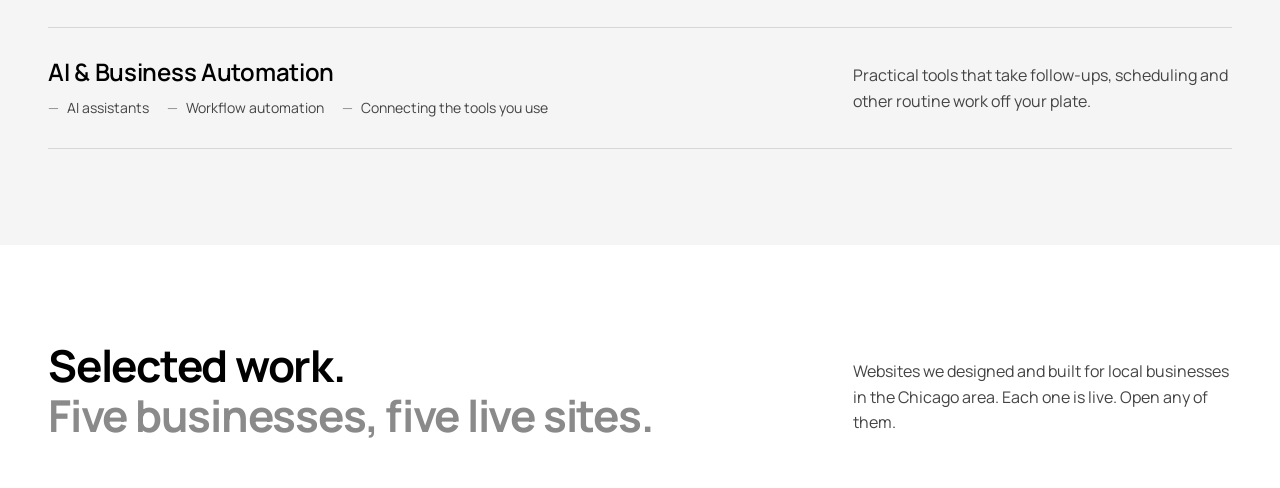
<file: docs/design/2026-11-18-big-picture-refinement-source/index.html>
<!DOCTYPE html>
<html lang="en">
<head>
<meta charset="utf-8">
<meta name="viewport" content="width=device-width, initial-scale=1">
<title>ROBYLO — Services carries the "connected" idea (alternative)</title>
<style>
/* Mockup only. Current build values: display 76/36, H2 44/30, H3 24/20, Manrope, 1200px, 8+4 spine. */
@font-face { font-family:"Manrope"; src:url("manrope.woff2") format("woff2"); font-weight:200 800; font-display:block; }
:root { --ink:#000; --paper:#fff; --text:#444; --surface:#F5F5F5; --line:#D6D6D6; --mute:#8A8A8A; --r:4px; --gutter:clamp(1.25rem,4vw,3rem); --gap:24px; }
* { box-sizing:border-box; margin:0; padding:0; }
html { -webkit-font-smoothing:antialiased; }
body { font-family:"Manrope",sans-serif; font-size:16px; line-height:1.6; color:var(--text); }
img { display:block; max-width:100%; } a { color:inherit; text-decoration:none; } ul { list-style:none; }
.wrap { max-width:1200px; margin:0 auto; } .pad { padding-left:var(--gutter); padding-right:var(--gutter); }
.grid { display:grid; grid-template-columns:repeat(12,1fr); column-gap:var(--gap); }
h1,h2,h3 { color:var(--ink); font-weight:700; }
.display { font-size:76px; line-height:1.03; letter-spacing:-0.04em; }
h2 { font-size:44px; line-height:1.12; letter-spacing:-0.028em; }
h3 { font-size:24px; line-height:1.3; letter-spacing:-0.012em; font-weight:600; }
.mute { color:var(--mute); } .blk { display:block; }
.lead { font-size:18px; line-height:1.6; }
.btn { display:inline-flex; align-items:center; gap:8px; min-height:48px; padding:12px 20px; border-radius:var(--r); font:600 16px/1.25 "Manrope",sans-serif; background:var(--ink); color:var(--paper); }
.btn--sm { min-height:40px; padding:8px 16px; font-size:15px; }
.tlink { display:inline-flex; align-items:center; min-height:48px; font-weight:600; color:var(--ink); text-decoration:underline; text-underline-offset:4px; }
.arrow { width:14px; height:14px; background:currentColor; clip-path:polygon(0% 44%,70% 44%,42% 16%,50% 8%,92% 50%,50% 92%,42% 84%,70% 56%,0% 56%); }

.hdr .in { height:80px; display:flex; align-items:center; justify-content:space-between; }
.hdr img { height:17px; width:auto; }
.hdr nav { display:flex; align-items:center; gap:36px; font-size:15px; font-weight:500; color:var(--ink); }
.hdr .menu { display:none; }
.hero { padding-top:56px; padding-bottom:80px; }
.hero h1 { grid-column:1 / span 8; }
.hero .lead { grid-column:9 / span 4; align-self:end; padding-bottom:8px; }
.hero .act { grid-column:1 / -1; display:flex; align-items:center; gap:28px; margin-top:40px; }

/* Services: the section head now carries the "connected" message */
.svc { background:var(--surface); padding-top:96px; padding-bottom:96px; }
.svc .head { align-items:end; }
.svc .head h2 { grid-column:1 / span 8; }
.svc .head .intro { grid-column:9 / span 4; padding-bottom:4px; }
.svc .head .intro b { display:block; color:var(--ink); font-size:18px; line-height:1.4; font-weight:600; letter-spacing:-0.01em; margin-bottom:8px; }
.rows { margin-top:56px; border-top:1px solid var(--ink); }
.row { padding:28px 0 30px; border-bottom:1px solid var(--line); align-items:baseline; }
.row h3 { grid-column:1 / span 8; }
.row .d { grid-column:9 / span 4; grid-row:1 / span 2; }
.row ul { grid-column:1 / span 8; margin-top:10px; display:flex; flex-wrap:wrap; gap:4px 18px; font-size:14px; line-height:1.5; }
.row li { display:flex; gap:8px; } .row li::before { content:"—"; color:var(--mute); }

.next { padding-top:96px; padding-bottom:48px; }
.next .head { align-items:end; }
.next h2 { grid-column:1 / span 8; } .next p { grid-column:9 / span 4; padding-bottom:4px; }


/* The Big Picture — refined */
.bp { padding-bottom:96px; }
.bp .grid { border-top:1px solid var(--line); padding-top:56px; align-items:center; }
.bp .txt { grid-column:1 / span 6; }
.bp .eyebrow { font-size:13px; font-weight:600; color:var(--mute); margin-bottom:14px; }
.bp .lead { margin-top:16px; max-width:480px; }
.bp .out { margin-top:28px; display:flex; gap:28px; border-top:1px solid var(--ink); padding-top:14px; max-width:480px; }
.bp .out li { font-size:16px; font-weight:600; color:var(--ink); }
.bp .fig { grid-column:8 / span 5; }
.bp svg { width:100%; height:auto; display:block; }
@media (max-width:767px) {
  .bp { padding-bottom:56px; } .bp .grid { padding-top:32px; }
  .bp .lead { margin-top:12px; }
  .bp .fig { margin:28px auto 0; max-width:320px; }
  .bp .out { margin-top:24px; justify-content:space-between; gap:0; } .bp .out li { font-size:15px; }
  .bp .txt { display:flex; flex-direction:column; }
  .bp .out { order:5; }
}

@media (max-width:767px) {
  .grid { display:block; }
  .display { font-size:36px; line-height:1.08; letter-spacing:-0.035em; }
  h2 { font-size:30px; line-height:1.15; letter-spacing:-0.022em; } h3 { font-size:20px; }
  body { font-size:15px; } .lead { font-size:16px; }
  .hdr .in { height:60px; } .hdr img { height:14px; } .hdr nav { display:none; }
  .hdr .menu { display:inline-flex; align-items:center; gap:10px; font-weight:600; color:var(--ink); min-height:48px; }
  .hdr .menu i { width:20px; display:grid; gap:5px; } .hdr .menu i::before, .hdr .menu i::after { content:""; height:2px; background:currentColor; }
  .hero { padding-top:32px; padding-bottom:56px; } .hero .lead { margin-top:14px; padding:0; }
  .hero .act { margin-top:24px; flex-direction:column; align-items:stretch; gap:4px; } .hero .act .btn { justify-content:space-between; } .hero .act .tlink { align-self:center; }
  .svc { padding-top:56px; padding-bottom:56px; }
  .svc .head .intro { margin-top:16px; } .svc .head .intro b { font-size:17px; margin-bottom:6px; }
  .rows { margin-top:32px; }
  .row { padding:20px 0 22px; display:flex; flex-direction:column; }
  .row .d { order:2; margin-top:6px; } .row ul { order:3; margin-top:12px; display:grid; gap:4px; }
  .next { padding-top:56px; } .next p { margin-top:12px; }
}
</style>
</head>
<body>
<header class="hdr pad"><div class="wrap in">
  <img src="shots/logo-dark.png" alt="ROBYLO">
  <nav><a>Services</a><a>Work</a><a>Approach</a><a class="btn btn--sm">Let's talk</a></nav>
  <span class="menu">Menu <i></i></span>
</div></header>

<section class="hero pad"><div class="wrap grid">
  <h1 class="display">Good business. <span class="mute blk">Hard to find?</span></h1>
  <p class="lead">We build websites, local search visibility, ad campaigns and practical automation for small and growing businesses.</p>
  <div class="act"><a class="btn">Let's talk <span class="arrow"></span></a><a class="tlink">See our work</a></div>
</div></section>

<section class="bp pad"><div class="wrap">
  <div class="grid">
    <div class="txt">
      <p class="eyebrow">The big picture</p>
      <h2>A website is just the beginning.</h2>
      <p class="lead">Your business sits in the middle. Website, local search, advertising and automation work around it, and each one makes the others work harder.</p>
      <ul class="out"><li>Get found</li><li>Win customers</li><li>Save time</li></ul>
    </div>
    <div class="fig">
      <svg viewBox="0 0 480 400" role="img" aria-label="Your business in the center, connected to website, local SEO, advertising and automation, which are also connected to each other">
        <circle cx="240" cy="200" r="138" fill="none" stroke="#8A8A8A" stroke-width="1"/>
        <g stroke="#D6D6D6" stroke-width="1">
          <line x1="240" y1="62" x2="240" y2="152"/><line x1="240" y1="248" x2="240" y2="338"/>
          <line x1="102" y1="200" x2="192" y2="200"/><line x1="288" y1="200" x2="378" y2="200"/>
        </g>
        <circle cx="240" cy="200" r="48" fill="#000"/>
        <text x="240" y="196" text-anchor="middle" font-family="Manrope" font-size="13" font-weight="600" fill="#fff">Your</text>
        <text x="240" y="213" text-anchor="middle" font-family="Manrope" font-size="13" font-weight="600" fill="#fff">business</text>
        <g fill="#fff" stroke="#000" stroke-width="1.5">
          <circle cx="240" cy="62" r="6"/><circle cx="240" cy="338" r="6"/><circle cx="102" cy="200" r="6"/><circle cx="378" cy="200" r="6"/>
        </g>
        <g font-family="Manrope" font-size="15" font-weight="600" fill="#000">
          <text x="240" y="40" text-anchor="middle">Website</text>
          <text x="240" y="372" text-anchor="middle">Automation</text>
          <text x="86" y="205" text-anchor="end">Local SEO</text>
          <text x="394" y="205">Advertising</text>
        </g>
      </svg>
    </div>
  </div>
</div></section>

<section class="svc pad"><div class="wrap">
  <div class="grid head">
    <h2>What we do. <span class="mute blk">Four services, one team.</span></h2>
    <div class="intro"><p>What is included in each one. Take one on its own, or let us run all four together.</p></div>
  </div>
  <div class="rows">
    <div class="grid row"><h3>Website Design &amp; Development</h3><p class="d">Clear, fast websites that explain what you do and make it easy to call, book or buy.</p>
      <ul><li>Design and copy structure</li><li>WordPress development</li><li>Care and updates</li></ul></div>
    <div class="grid row"><h3>SEO &amp; Local Visibility</h3><p class="d">Show up when people nearby search for what you offer, in Google Search and on Maps.</p>
      <ul><li>Google Business Profile</li><li>Service and location pages</li><li>Technical SEO</li></ul></div>
    <div class="grid row"><h3>Digital Advertising</h3><p class="d">Focused campaigns built around your services and budget, with reports you can read.</p>
      <ul><li>Google Ads</li><li>Landing pages</li><li>Call and form tracking</li></ul></div>
    <div class="grid row"><h3>AI &amp; Business Automation</h3><p class="d">Practical tools that take follow-ups, scheduling and other routine work off your plate.</p>
      <ul><li>AI assistants</li><li>Workflow automation</li><li>Connecting the tools you use</li></ul></div>
  </div>
</div></section>

<section class="next pad"><div class="wrap grid head">
  <h2>Selected work. <span class="mute blk">Five businesses, five live sites.</span></h2>
  <p>Websites we designed and built for local businesses in the Chicago area. Each one is live. Open any of them.</p>
</div></section>
</body>
</html>
</file>
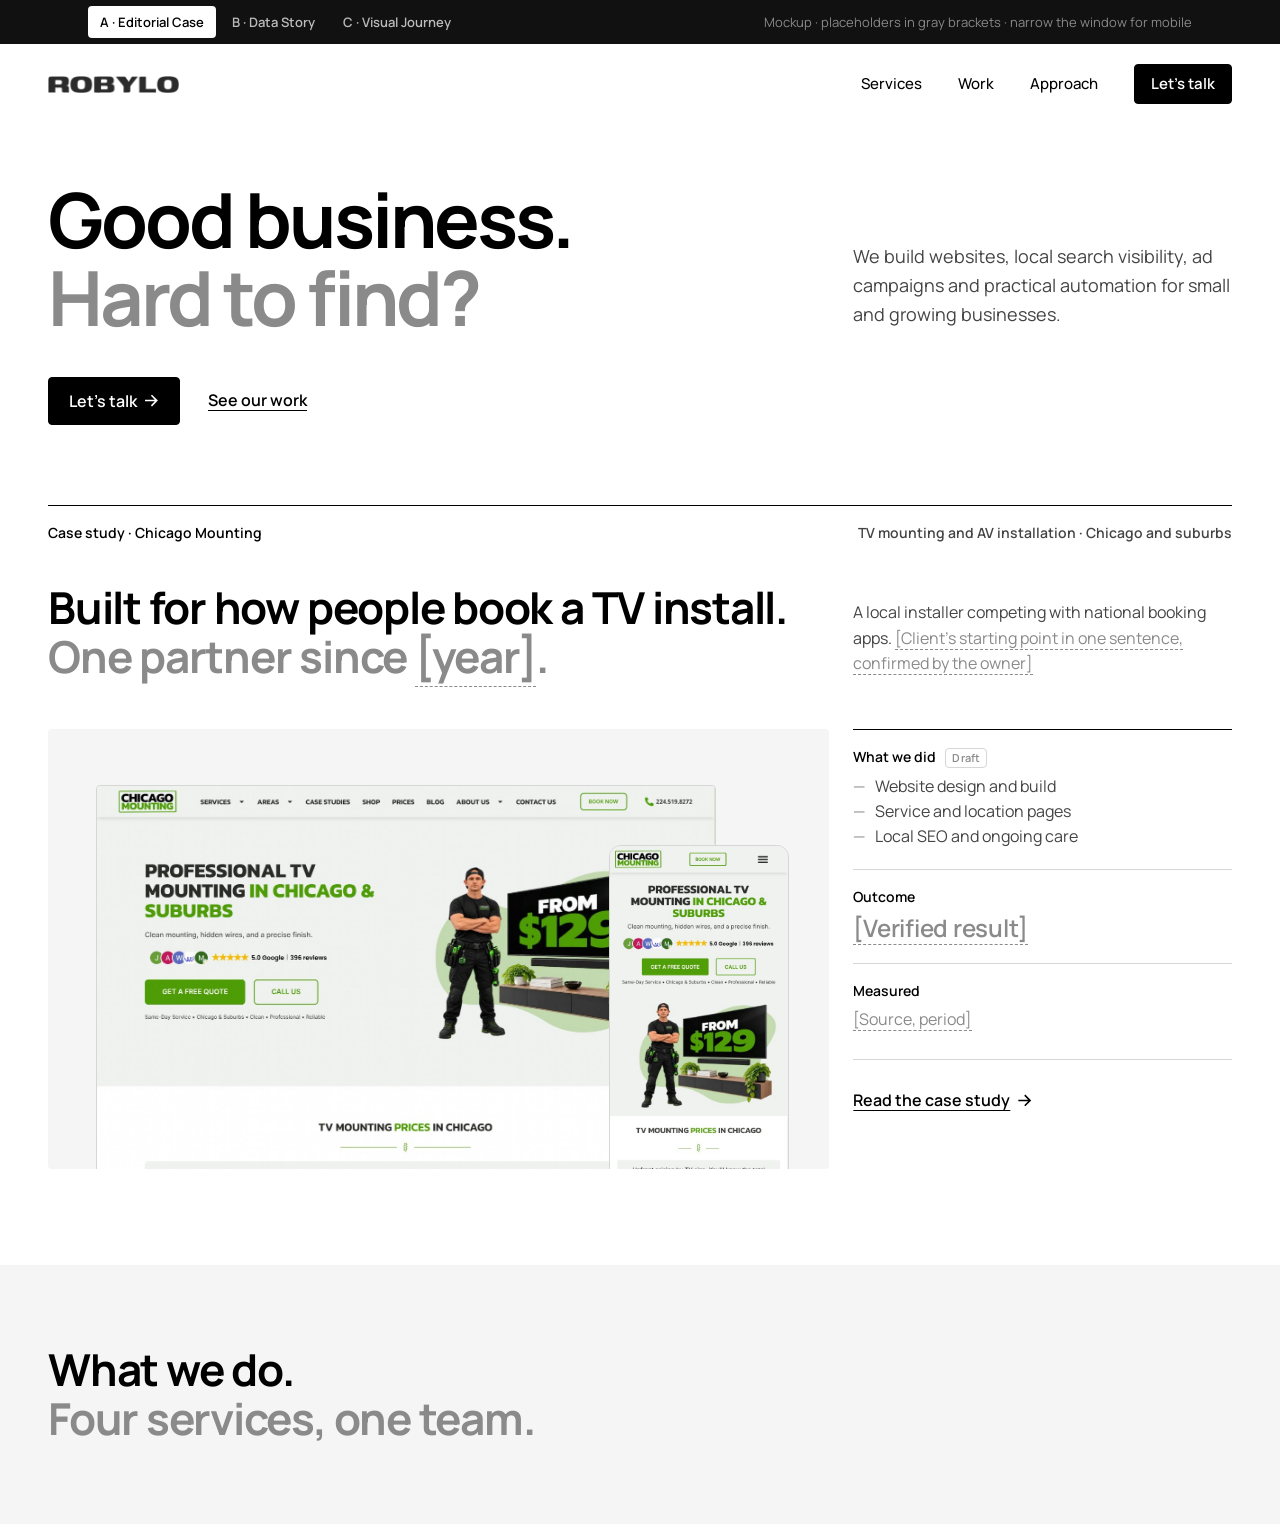
<file: docs/design/2026-11-18-impact-source/index.html>
<!DOCTYPE html>
<html lang="en">
<head>
<meta charset="utf-8">
<meta name="viewport" content="width=device-width, initial-scale=1">
<title>ROBYLO — Impact section, three concepts</title>
<style>
/* Design mockup only, not production code. Values follow the current Homepage V2 build and
   the permanent visual quality standard (docs/ROBYLO-CONCEPT.md, 2026-11-18):
   display 76/56/36, H2 44/36/30, H3 24/22/20, Manrope, monochrome, 1200px grid, 4px radius. */
@font-face { font-family: "Manrope"; src: url("manrope.woff2") format("woff2"); font-weight: 200 800; font-display: block; }
:root {
  --ink:#000; --paper:#fff; --text:#444; --surface:#F5F5F5; --line:#D6D6D6; --hover:#333; --mute:#8A8A8A;
  --r:4px; --gutter:clamp(1.25rem,4vw,3rem); --gap:24px;
}
* { box-sizing:border-box; margin:0; padding:0; }
html { -webkit-font-smoothing:antialiased; }
body { font-family:"Manrope",sans-serif; font-size:16px; line-height:1.6; color:var(--text); background:var(--paper); }
img { display:block; max-width:100%; }
a { color:inherit; text-decoration:none; }
ul, ol { list-style:none; }
.wrap { max-width:1200px; margin:0 auto; }
.pad { padding-left:var(--gutter); padding-right:var(--gutter); }
.grid { display:grid; grid-template-columns:repeat(12,1fr); column-gap:var(--gap); }
h1,h2,h3 { color:var(--ink); font-weight:700; }
.display { font-size:76px; line-height:1.03; letter-spacing:-0.04em; }
h2 { font-size:44px; line-height:1.12; letter-spacing:-0.028em; }
h3 { font-size:24px; line-height:1.3; letter-spacing:-0.012em; font-weight:600; }
.mute { color:var(--mute); }
.blk { display:block; }
.small { font-size:14px; line-height:1.5; }
.label { font-size:14px; line-height:1.5; font-weight:600; color:var(--ink); }
.lead { font-size:18px; line-height:1.6; }
.btn { display:inline-flex; align-items:center; gap:8px; min-height:48px; padding:12px 20px; border:1px solid var(--ink); border-radius:var(--r);
  font:600 16px/1.25 "Manrope",sans-serif; background:var(--ink); color:var(--paper); }
.btn--sm { min-height:40px; padding:8px 16px; font-size:15px; }
.tlink { display:inline-flex; align-items:center; gap:8px; min-height:48px; font-weight:600; color:var(--ink); text-decoration:underline; text-underline-offset:4px; text-decoration-thickness:1px; }
.arrow { width:14px; height:14px; background:currentColor; flex:none; clip-path:polygon(0% 44%,70% 44%,42% 16%,50% 8%,92% 50%,50% 92%,42% 84%,70% 56%,0% 56%); }

/* Placeholder conventions (must never ship as-is) */
.ph { color:var(--mute); border-bottom:1px dashed var(--mute); }
.draft { display:inline-block; vertical-align:middle; margin-left:6px; padding:0 6px; font-size:11px; line-height:18px; font-weight:600; letter-spacing:0.02em;
  color:var(--mute); border:1px solid var(--line); border-radius:var(--r); white-space:nowrap; }

/* ---------- Context: header + current hero (strip removed) ---------- */
.hdr .in { height:80px; display:flex; align-items:center; justify-content:space-between; }
.hdr img { height:17px; width:auto; }
.hdr nav { display:flex; align-items:center; gap:36px; font-size:15px; font-weight:500; color:var(--ink); }
.hdr .menu { display:none; }
.hero { padding-top:56px; padding-bottom:80px; }
.hero h1 { grid-column:1 / span 8; }
.hero .lead { grid-column:9 / span 4; align-self:end; padding-bottom:8px; }
.hero .act { grid-column:1 / -1; display:flex; align-items:center; gap:28px; margin-top:40px; }
.next { background:var(--surface); padding-top:80px; padding-bottom:40px; }
.next .cut { height:40px; }

/* ---------- Concept A — Editorial Case ---------- */
.ed { padding-bottom:96px; }
.ed .top { border-top:1px solid var(--ink); padding-top:16px; display:flex; justify-content:space-between; align-items:baseline; }
.ed .top span:last-child { color:var(--text); }
.ed .head { margin-top:40px; align-items:end; }
.ed .head h2 { grid-column:1 / span 8; }
.ed .head p { grid-column:9 / span 4; padding-bottom:4px; }
.ed .body { margin-top:48px; align-items:start; }
.ed .media { grid-column:1 / span 8; background:var(--surface); border-radius:var(--r); height:440px; overflow:hidden; position:relative; }
.ed .media .d { position:absolute; left:48px; top:56px; width:620px; border:1px solid var(--line); border-radius:var(--r); }
.ed .media .m { position:absolute; right:40px; top:116px; width:180px; border:1px solid var(--line); border-radius:12px; box-shadow:0 1px 0 var(--line); }
.ed dl { grid-column:9 / span 4; }
.ed dl div { border-top:1px solid var(--line); padding:16px 0 20px; }
.ed dl div:first-child { border-top-color:var(--ink); }
.ed dt { font-size:14px; line-height:1.5; font-weight:600; color:var(--ink); margin-bottom:6px; }
.ed dd { font-size:16px; line-height:1.55; }
.ed dd.big { font-size:24px; line-height:1.25; font-weight:600; letter-spacing:-0.01em; }
.ed .scope li { display:flex; gap:10px; } .ed .scope li::before { content:"—"; color:var(--mute); }
.ed .more { margin-top:8px; }

/* ---------- Concept B — Data Story ---------- */
.ds { padding-bottom:96px; }
.ds .top { border-top:1px solid var(--ink); padding-top:16px; display:flex; justify-content:space-between; align-items:baseline; }
.ds .body { margin-top:40px; align-items:stretch; }
.ds .fig { grid-column:1 / span 4; display:flex; flex-direction:column; }
.ds .num { font-size:112px; line-height:0.95; letter-spacing:-0.05em; font-weight:700; color:var(--mute); display:inline-block; }
.ds .num .u { font-size:56px; letter-spacing:-0.03em; vertical-align:top; position:relative; top:10px; }
.ds .numbox { display:inline-block; border:1px dashed var(--mute); border-radius:var(--r); padding:10px 14px 14px; align-self:flex-start; }
.ds .what { margin-top:20px; font-size:20px; line-height:1.35; font-weight:600; color:var(--ink); letter-spacing:-0.01em; }
.ds .src { margin-top:auto; padding-top:24px; font-size:14px; line-height:1.5; }
.ds .chart { grid-column:5 / span 8; border-left:1px solid var(--line); padding-left:32px; }
.ds .chart svg { width:100%; height:auto; display:block; }
.ds .note { display:flex; justify-content:space-between; align-items:baseline; margin-bottom:12px; }
.ds .ctx { margin-top:48px; }
.ds .ctx > div { grid-column:span 4; border-top:1px solid var(--line); padding-top:16px; }
.ds .ctx > div:first-child { border-top-color:var(--ink); }
.ds .ctx b { display:block; font-size:14px; font-weight:600; color:var(--ink); margin-bottom:6px; }
.ds .ctx p { font-size:16px; line-height:1.55; }
.ds .ctx .v { font-size:24px; line-height:1.25; font-weight:600; letter-spacing:-0.01em; }
.ds .foot { margin-top:32px; display:flex; justify-content:space-between; align-items:center; }

/* ---------- Concept C — Visual Journey ---------- */
.vj { padding-bottom:96px; }
.vj .top { border-top:1px solid var(--ink); padding-top:16px; display:flex; justify-content:space-between; align-items:baseline; }
.vj .top span:last-child { color:var(--text); }
.vj .head { align-items:end; margin-top:40px; }
.vj .head h2 { grid-column:1 / span 8; }
.vj .head p { grid-column:9 / span 4; padding-bottom:4px; }
.vj .rail { margin-top:48px; position:relative; display:grid; grid-template-columns:repeat(3,1fr); gap:var(--gap); }
.vj .rail::before { content:""; position:absolute; left:0; right:0; top:7px; height:1px; background:var(--line); }
.vj .step { position:relative; }
.vj .dot { display:block; width:15px; height:15px; border-radius:50%; background:var(--paper); border:1px solid var(--ink); position:relative; z-index:1; }
.vj .step:last-child .dot { background:var(--ink); }
.vj .step .label { margin-top:16px; display:flex; justify-content:space-between; }
.vj .pic { margin-top:16px; aspect-ratio:4/3; background:var(--surface); border-radius:var(--r); overflow:hidden; position:relative; }
.vj .pic img { position:absolute; left:28px; top:28px; width:calc(100% - 56px); border:1px solid var(--line); border-radius:var(--r); }
.vj .pic.empty { display:flex; align-items:center; justify-content:center; padding:28px; }
.vj .pic.empty .frame { position:absolute; inset:28px 28px 0; border:1px dashed var(--mute); border-bottom:0; border-radius:var(--r) var(--r) 0 0; }
.vj .pic.empty .t { position:relative; text-align:center; font-size:14px; line-height:1.5; color:var(--mute); max-width:240px; }
.vj .pic.metric { display:flex; flex-direction:column; justify-content:flex-end; padding:28px; }
.vj .pic.metric .n { font-size:72px; line-height:1; letter-spacing:-0.045em; font-weight:700; color:var(--mute); }
.vj .pic.metric .t { margin-top:12px; font-size:16px; font-weight:600; color:var(--ink); }
.vj h3 { margin-top:20px; }
.vj .step p { margin-top:8px; }
.vj .foot { margin-top:40px; display:flex; justify-content:space-between; align-items:center; border-top:1px solid var(--line); padding-top:16px; }
.vj .tabs { display:none; }

/* Concept switcher (presentation chrome, not part of the design) */
.switch { position:sticky; top:0; z-index:9; background:#111; color:#fff; font-size:13px; }
.switch .in { display:flex; align-items:center; gap:4px; height:44px; }
.switch a { padding:6px 12px; border-radius:var(--r); color:#bbb; font-weight:600; }
.switch a.on { background:#fff; color:#000; }
.switch span { margin-left:auto; color:#888; }
.concept { display:none; } .concept.on { display:block; }
body.render .switch { display:none; }

/* ================= Mobile ≤767 ================= */
@media (max-width:767px) {
  .grid { display:block; }
  .display { font-size:36px; line-height:1.08; letter-spacing:-0.035em; }
  h2 { font-size:30px; line-height:1.15; letter-spacing:-0.022em; }
  h3 { font-size:20px; }
  body { font-size:15px; }
  .lead { font-size:16px; }
  .hdr .in { height:60px; } .hdr img { height:14px; }
  .hdr nav { display:none; } .hdr .menu { display:inline-flex; align-items:center; gap:10px; font-weight:600; color:var(--ink); min-height:48px; }
  .hdr .menu i { width:20px; display:grid; gap:5px; } .hdr .menu i::before, .hdr .menu i::after { content:""; height:2px; background:currentColor; }
  .hero { padding-top:32px; padding-bottom:48px; }
  .hero .lead { margin-top:14px; padding:0; }
  .hero .act { margin-top:24px; flex-direction:column; align-items:stretch; gap:4px; }
  .hero .act .btn { justify-content:space-between; }
  .hero .act .tlink { align-self:center; }
  .next { padding-top:48px; }
  .switch .in { overflow-x:auto; } .switch span { display:none; }

  /* A mobile: phone capture leads, facts become a compact 2×2 index */
  .ed { padding-bottom:56px; }
  .ed .top { padding-top:12px; } .ed .top span:last-child { display:none; }
  .ed .head { margin-top:20px; } .ed .head p { margin-top:12px; font-size:15px; }
  .ed .body { margin-top:24px; }
  .ed .media { height:300px; }
  .ed .media .d { display:none; }
  .ed .media .m { left:50%; right:auto; top:28px; width:180px; margin-left:-90px; }
  .ed dl { margin-top:4px; display:grid; grid-template-columns:1fr 1fr; column-gap:16px; }
  .ed dl div { padding:12px 0 14px; }
  .ed dl div:first-child { border-top-color:var(--line); }
  .ed dl .wide { grid-column:1 / -1; }
  .ed dt { font-size:12px; margin-bottom:2px; color:var(--mute); }
  .ed dd { font-size:15px; } .ed dd.big { font-size:20px; }
  .ed .scope li { gap:8px; }
  .ed .more { display:flex; margin-top:4px; }

  /* B mobile: number and verdict first, chart becomes a full-width sparkline, before/after side by side */
  .ds { padding-bottom:56px; }
  .ds .top { padding-top:12px; } .ds .top span:last-child { display:none; }
  .ds .body { margin-top:24px; }
  .ds .num { font-size:80px; } .ds .num .u { font-size:40px; top:6px; }
  .ds .what { margin-top:14px; font-size:18px; }
  .ds .src { padding-top:10px; font-size:12px; }
  .ds .chart { border-left:0; padding-left:0; margin-top:24px; border-top:1px solid var(--line); padding-top:12px; }
  .ds .chart .full { display:none; } .ds .chart .spark { display:block !important; }
  .ds .note { margin-bottom:8px; } .ds .note .small { font-size:12px; }
  .ds .ctx { margin-top:24px; display:grid; grid-template-columns:1fr 1fr; column-gap:16px; row-gap:0; }
  .ds .ctx > div { padding-top:10px; padding-bottom:14px; }
  .ds .ctx > div:nth-child(2) { order:3; grid-column:1 / -1; }
  .ds .ctx b { font-size:12px; color:var(--mute); margin-bottom:2px; }
  .ds .ctx p { font-size:15px; } .ds .ctx .v { font-size:22px; }
  .ds .foot { margin-top:8px; }
  .ds .foot .small { display:none; }

  /* C mobile: segmented steps + one step per screen, next step peeking */
  .vj { padding-bottom:56px; }
  .vj .top { padding-top:12px; } .vj .top span:last-child { display:none; }
  .vj .head { margin-top:20px; } .vj .head p { margin-top:12px; font-size:15px; }
  .vj .tabs { display:grid; grid-template-columns:repeat(3,1fr); gap:6px; margin-top:24px; }
  .vj .tabs span { font-size:12px; font-weight:600; color:var(--mute); padding-top:8px; border-top:2px solid var(--line); }
  .vj .tabs span.on { color:var(--ink); border-top-color:var(--ink); }
  .vj .rail { display:flex; gap:12px; margin-top:16px; margin-right:calc(var(--gutter) * -1); overflow:hidden; }
  .vj .rail::before, .vj .dot, .vj .step .label { display:none; }
  .vj .step { flex:0 0 82%; }
  .vj .pic { margin-top:0; aspect-ratio:5/4; }
  .vj .pic img { left:18px; top:18px; width:calc(100% - 36px); }
  .vj .pic.empty .frame { inset:18px 18px 0; }
  .vj .pic.metric .n { font-size:56px; }
  .vj h3 { margin-top:14px; } .vj .step p { font-size:15px; }
  .vj .foot { margin-top:24px; flex-direction:column; align-items:flex-start; gap:4px; }
}
@media (min-width:768px) { .ds .chart .spark { display:none; } }
</style>
</head>
<body>

<div class="switch"><div class="wrap pad in">
  <a href="#editorial" data-c="editorial">A · Editorial Case</a>
  <a href="#data" data-c="data">B · Data Story</a>
  <a href="#journey" data-c="journey">C · Visual Journey</a>
  <span>Mockup · placeholders in gray brackets · narrow the window for mobile</span>
</div></div>

<header class="hdr pad"><div class="wrap in">
  <img src="shots/logo-dark.png" alt="ROBYLO">
  <nav><a>Services</a><a>Work</a><a>Approach</a><a class="btn btn--sm">Let's talk</a></nav>
  <span class="menu">Menu <i></i></span>
</div></header>

<section class="hero pad"><div class="wrap grid">
  <h1 class="display">Good business. <span class="mute blk">Hard to find?</span></h1>
  <p class="lead">We build websites, local search visibility, ad campaigns and practical automation for small and growing businesses.</p>
  <div class="act"><a class="btn">Let's talk <span class="arrow"></span></a><a class="tlink">See our work</a></div>
</div></section>

<!-- ===================== A — EDITORIAL CASE ===================== -->
<section class="concept ed pad" id="c-editorial"><div class="wrap">
  <div class="top label"><span>Case study · Chicago Mounting</span><span class="small">TV mounting and AV installation · Chicago and suburbs</span></div>
  <div class="grid head">
    <h2>Built for how people book a TV install. <span class="mute blk">One partner since <span class="ph">[year]</span>.</span></h2>
    <p>A local installer competing with national booking apps. <span class="ph">[Client's starting point in one sentence, confirmed by the owner]</span></p>
  </div>
  <div class="grid body">
    <div class="media">
      <img class="d" src="shots/chicago-mounting.jpg" alt="Chicago Mounting homepage on desktop">
      <img class="m" src="shots/chicago-mounting-mobile.jpg" alt="Chicago Mounting homepage on a phone">
    </div>
    <dl>
      <div class="wide"><dt>What we did <span class="draft">Draft</span></dt>
        <dd><ul class="scope"><li>Website design and build</li><li>Service and location pages</li><li>Local SEO and ongoing care</li></ul></dd></div>
      <div><dt>Outcome</dt><dd class="big"><span class="ph">[Verified result]</span></dd></div>
      <div><dt>Measured</dt><dd><span class="ph">[Source, period]</span></dd></div>
      <div class="wide more"><a class="tlink">Read the case study <span class="arrow"></span></a></div>
    </dl>
  </div>
</div></section>

<!-- ===================== B — DATA STORY ===================== -->
<section class="concept ds pad" id="c-data"><div class="wrap">
  <div class="top label"><span>Chicago Mounting · Local search</span><span class="small">TV mounting and AV installation · Chicago and suburbs</span></div>
  <div class="grid body">
    <div class="fig">
      <div class="numbox"><span class="num"><span class="u">+</span>00<span class="u">%</span></span></div>
      <p class="what">More <span class="ph">[calls from Google]</span> in the <span class="ph">[12 months]</span> after the new site went live.</p>
      <p class="src">Source: <span class="ph">[Google Business Profile / Search Console export, date range]</span></p>
    </div>
    <div class="chart">
      <div class="note"><span class="label">Monthly <span class="ph">[metric]</span></span><span class="small mute">Illustrative shape only. No real data.</span></div>
      <svg class="full" viewBox="0 0 760 300" role="img" aria-label="Placeholder line chart">
        <g stroke="#ECECEC" stroke-width="1">
          <line x1="0" y1="40" x2="760" y2="40"/><line x1="0" y1="110" x2="760" y2="110"/><line x1="0" y1="180" x2="760" y2="180"/>
        </g>
        <line x1="0" y1="250" x2="760" y2="250" stroke="#000" stroke-width="1"/>
        <line x1="316" y1="20" x2="316" y2="250" stroke="#000" stroke-width="1"/>
        <text x="324" y="32" font-family="Manrope" font-size="13" font-weight="600" fill="#000">New site live</text>
        <path d="M0 214 L63 210 L126 218 L190 206 L253 212 L316 204 L380 190 L443 172 L506 150 L570 138 L633 116 L696 104 L760 92"
          fill="none" stroke="#8A8A8A" stroke-width="2.5" stroke-dasharray="7 6" stroke-linecap="round"/>
        <circle cx="760" cy="92" r="0"/>
        <g font-family="Manrope" font-size="13" fill="#8A8A8A">
          <text x="0" y="276">−6 mo</text><text x="296" y="276">Launch</text><text x="520" y="276">+6 mo</text><text x="712" y="276">+12 mo</text>
          <text x="0" y="34">[value]</text>
        </g>
      </svg>
      <svg class="spark" style="display:none" viewBox="0 0 340 150" role="img" aria-label="Placeholder line chart">
        <line x1="0" y1="124" x2="340" y2="124" stroke="#000"/>
        <line x1="140" y1="12" x2="140" y2="124" stroke="#000"/>
        <text x="146" y="22" font-family="Manrope" font-size="12" font-weight="600" fill="#000">New site</text>
        <path d="M0 104 L28 102 L56 106 L84 100 L112 103 L140 99 L168 90 L196 80 L224 68 L252 61 L280 50 L310 44 L340 38" fill="none" stroke="#8A8A8A" stroke-width="2.5" stroke-dasharray="6 5" stroke-linecap="round"/>
        <g font-family="Manrope" font-size="11" fill="#8A8A8A"><text x="0" y="142">−6 mo</text><text x="296" y="142">+12 mo</text></g>
      </svg>
    </div>
  </div>
  <div class="grid ctx">
    <div><b>Before</b><p class="v"><span class="ph">[baseline]</span></p><p class="small">per month, <span class="ph">[period]</span></p></div>
    <div><b>What changed <span class="draft">Draft</span></b><p>New website, one page per service and service area, and a maintained Google Business Profile.</p></div>
    <div><b>After</b><p class="v"><span class="ph">[result]</span></p><p class="small">per month, <span class="ph">[period]</span></p></div>
  </div>
  <div class="foot"><a class="tlink">See how we did it <span class="arrow"></span></a><span class="small mute">Figures shown only after the owner verifies the source.</span></div>
</div></section>

<!-- ===================== C — VISUAL JOURNEY ===================== -->
<section class="concept vj pad" id="c-journey"><div class="wrap">
  <div class="top label"><span>Case study · Chicago Mounting</span><span class="small">TV mounting and AV installation · Chicago and suburbs</span></div>
  <div class="grid head">
    <h2>From hard to find to easy to book. <span class="mute blk">Problem, solution, outcome.</span></h2>
    <p>How a local installer became easier to find, compare and book. <span class="draft">Draft</span></p>
  </div>
  <div class="tabs"><span class="on">Problem</span><span>Solution</span><span>Outcome</span></div>
  <div class="rail">
    <div class="step">
      <span class="dot"></span><div class="label"><span>Problem</span><span class="mute">Before</span></div>
      <div class="pic empty"><span class="frame"></span><span class="t">[Before: previous site or search result, archived capture with date]</span></div>
      <h3>Hard to find.</h3>
      <p><span class="ph">[What stood in the way, confirmed by the owner]</span></p>
    </div>
    <div class="step">
      <span class="dot"></span><div class="label"><span>Solution</span><span class="mute">Built</span></div>
      <div class="pic"><img src="shots/chicago-mounting-services.jpg" alt="Chicago Mounting services page"></div>
      <h3>A page for every job. <span class="draft">Draft</span></h3>
      <p>Clear services, prices from the start, and one tap to book or call.</p>
    </div>
    <div class="step">
      <span class="dot"></span><div class="label"><span>Outcome</span><span class="mute">After</span></div>
      <div class="pic metric"><span class="n">[00%]</span><span class="t">[Verified outcome]</span><span class="small mute">[Source, period]</span></div>
      <h3>Easy to book.</h3>
      <p><span class="ph">[Outcome in one sentence, with its source]</span></p>
    </div>
  </div>
  <div class="foot"><a class="tlink">Read the full story <span class="arrow"></span></a><span class="small mute">Gray brackets are placeholders, not copy.</span></div>
</div></section>

<!-- Context: start of the next existing section -->
<section class="next pad"><div class="wrap">
  <h2>What we do. <span class="mute blk">Four services, one team.</span></h2>
  <div class="cut"></div>
</div></section>

<script>
(function(){
  var ids=['editorial','data','journey'];
  function show(){
    var h=(location.hash||'#editorial').slice(1); if(ids.indexOf(h)<0) h='editorial';
    ids.forEach(function(i){
      document.getElementById('c-'+i).classList.toggle('on', i===h);
      document.querySelector('.switch a[data-c="'+i+'"]').classList.toggle('on', i===h);
    });
  }
  window.addEventListener('hashchange', show); show();
  if (location.search.indexOf('render')>-1) document.body.classList.add('render');
})();
</script>
</body>
</html>
</file>
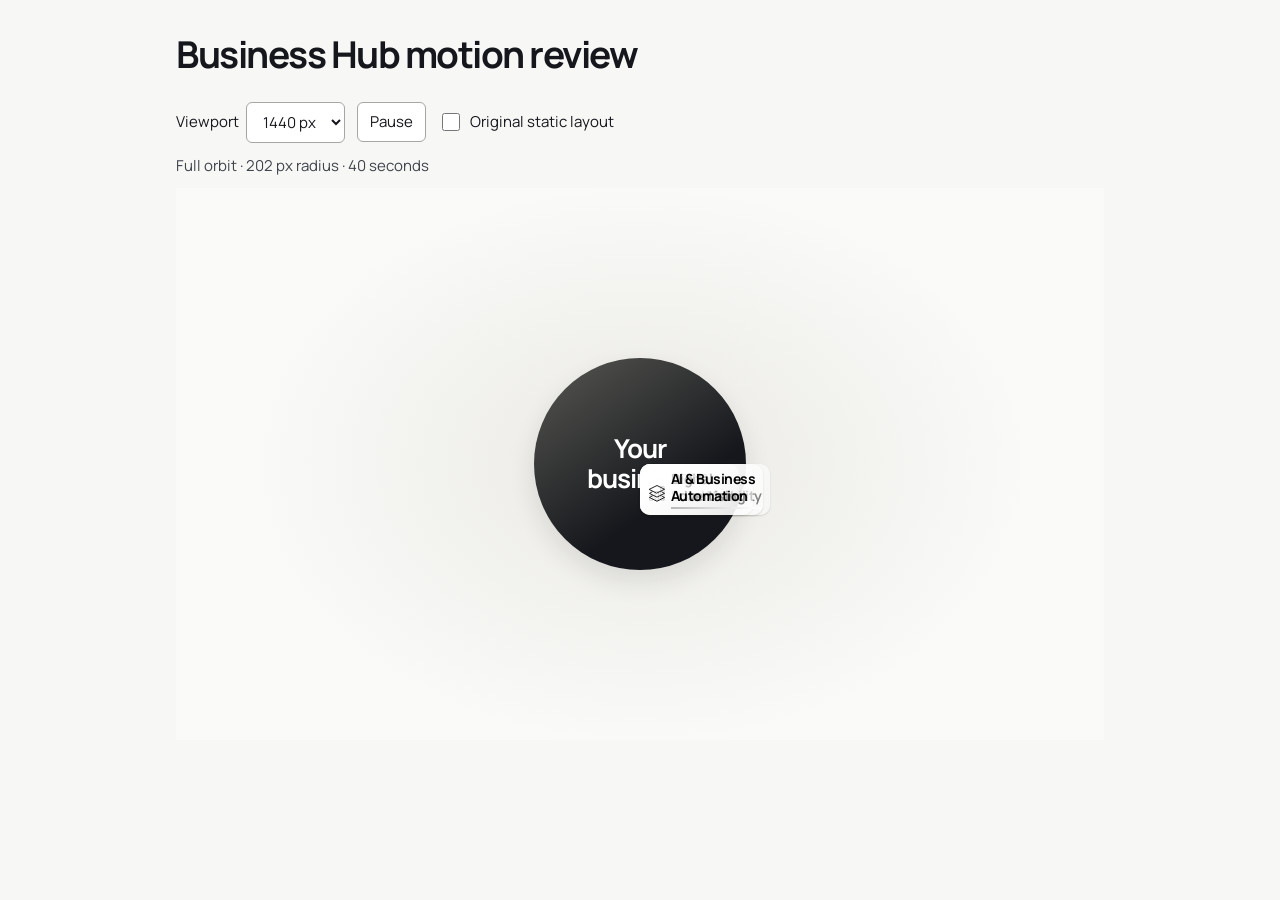
<file: docs/evidence/business-hub-orbit-2/index.html>
<!doctype html><html lang="en"><meta charset="utf-8"><meta name="viewport" content="width=device-width,initial-scale=1">
<title>Business Hub · Motion review</title><style id="type">@font-face{font-family:Manrope;src:url([data-uri]) format("woff2");font-weight:200 800;font-display:swap}</style><style>
*{box-sizing:border-box}body{margin:0;background:#f7f7f5;color:#15171c;font:15px/1.45 Manrope,Arial,sans-serif}
main{max-width:960px;margin:28px auto;padding:0 16px}h1{font-size:clamp(23px,4vw,37px);letter-spacing:-.04em;margin:0 0 20px}
nav{display:flex;flex-wrap:wrap;align-items:center;gap:12px}button,select{padding:8px 12px;min-height:40px;color:inherit;border:1px solid #a6a6a3;border-radius:6px;background:white;font:inherit}
label{display:inline-flex;align-items:center;gap:7px}input{width:18px;height:18px}button:focus-visible,select:focus-visible,input:focus-visible{outline:2px solid #2e5aac;outline-offset:3px}
button:disabled{opacity:.55}#stage{width:100%;position:relative;margin:12px auto 0;overflow:hidden;background:#fafaf8}iframe{position:absolute;left:50%;top:0;border:0;transform-origin:top center}
output{display:block;margin:12px 0;color:#3f434b}
</style><main><h1>Business Hub motion review</h1><nav aria-label="Preview controls"><label>Viewport <select id="width"></select></label>
<button id="pause" type="button">Pause</button><label><input type="checkbox" id="original"> Original static layout</label></nav>
<output id="status" aria-live="polite"></output><div id="stage"><iframe id="preview" title="Business Hub animation"></iframe></div></main>
<template id="original-hub"><div class="elementor-element elementor-element-17cfcfea e-con e-atomic-element e-div-block-base e-default-div e-2e2f32a5-5cee " data-id="17cfcfea" data-review-node="0">
          <div class="e-24370069-e70f e-svg-base e-default-div" data-id="50b1986e" data-review-node="1"><svg xmlns="http://www.w3.org/2000/svg" style="width: 100%; height: 100%; overflow: unset;" viewBox="0 0 800 600" fill="currentColor" data-review-node="2"><ellipse cx="400" cy="300" rx="292" ry="278" stroke="white" stroke-width="2" data-review-node="3"></ellipse><path d="M400 300 144 108M400 300 656 108M400 300 144 492M400 300 656 492" stroke="white" stroke-width="2" data-review-node="4"></path><g fill="white" data-review-node="5"><circle cx="272" cy="204" r="4" data-review-node="6"></circle><circle cx="528" cy="204" r="4" data-review-node="7"></circle><circle cx="272" cy="396" r="4" data-review-node="8"></circle><circle cx="528" cy="396" r="4" data-review-node="9"></circle></g></svg></div>
    <div class="elementor-element elementor-element-428dbf3c e-con e-atomic-element e-div-block-base e-default-div e-621cc2df-f60e " data-id="428dbf3c" data-review-node="10">
          <span class="rb-hub-label e-3e1b155-95b4 e-paragraph-base e-default-span" data-id="31130001" data-review-node="11">Your<br data-review-node="12">business</span>

</div>
<article class="elementor-element elementor-element-1eea0653 e-con e-atomic-element e-div-block-base e-default-article rb-hub-card e-2f4a7e2-8d7c " data-id="1eea0653" data-review-node="13">
          <div class="rb-hub-icon e-4226ae0b-72e5 e-svg-base e-default-div" data-id="7ee7b145" data-review-node="14"><svg xmlns="http://www.w3.org/2000/svg" style="width: 100%; height: 100%; overflow: unset;" fill="currentColor" stroke="#000" stroke-width="2.3" stroke-linecap="round" stroke-linejoin="round" viewBox="0 0 48 48" data-review-node="15"><rect x="7" y="8" width="34" height="25" rx="2" data-review-node="16"></rect><path d="M7 33L3 39H45L41 33M20 36H28" data-review-node="17"></path></svg></div>
    <div class="elementor-element elementor-element-70844b2a e-con e-atomic-element e-div-block-base e-default-div e-36a51cb9-fe16 " data-id="70844b2a" data-review-node="18">
          <p class="rb-hub-label e-paragraph-base e-default-p" data-id="40b92531" data-review-node="19">Websites</p>
    <div class="elementor-element elementor-element-78bf130 e-con e-atomic-element e-div-block-base e-default-div e-75f5a4b5-ae18 " data-id="78bf130" data-review-node="20">

</div>

</div>

</article>
<article class="elementor-element elementor-element-25206a13 e-con e-atomic-element e-div-block-base e-default-article rb-hub-card e-12207453-c053 " data-id="25206a13" data-review-node="21">
          <div class="rb-hub-icon e-6adf098e-cd5a e-svg-base e-default-div" data-id="187ab13b" data-review-node="22"><svg xmlns="http://www.w3.org/2000/svg" style="width: 100%; height: 100%; overflow: unset;" fill="currentColor" stroke="#000" stroke-width="2.3" stroke-linecap="round" stroke-linejoin="round" viewBox="0 0 48 48" data-review-node="23"><circle cx="20" cy="20" r="14" data-review-node="24"></circle><path d="M30 30L43 43L46 40L33 27" data-review-node="25"></path></svg></div>
    <div class="elementor-element elementor-element-54e808af e-con e-atomic-element e-div-block-base e-default-div e-57dfacce-ee5f " data-id="54e808af" data-review-node="26">
          <p class="rb-hub-label e-paragraph-base e-default-p" data-id="1196c1f5" data-review-node="27">SEO &amp;<br data-review-node="28">Local Visibility</p>
    <div class="elementor-element elementor-element-86996e7 e-con e-atomic-element e-div-block-base e-default-div e-29c06a55-96fc " data-id="86996e7" data-review-node="29">

</div>

</div>

</article>
<article class="elementor-element elementor-element-5dcfd196 e-con e-atomic-element e-div-block-base e-default-article rb-hub-card e-15a077e9-a985 " data-id="5dcfd196" data-review-node="30">
          <div class="rb-hub-icon e-68e34aee-58f9 e-svg-base e-default-div" data-id="614d4c44" data-review-node="31"><svg xmlns="http://www.w3.org/2000/svg" style="width: 100%; height: 100%; overflow: unset;" fill="currentColor" stroke="#000" stroke-width="2.3" stroke-linecap="round" stroke-linejoin="round" viewBox="0 0 48 48" data-review-node="32"><path d="M5 31H13V43H5ZM20 20H28V43H20ZM35 7H43V43H35Z" data-review-node="33"></path></svg></div>
    <div class="elementor-element elementor-element-14c99cb0 e-con e-atomic-element e-div-block-base e-default-div e-51431a45-609e " data-id="14c99cb0" data-review-node="34">
          <p class="rb-hub-label e-paragraph-base e-default-p" data-id="1b08bdaf" data-review-node="35">Digital<br data-review-node="36">Advertising</p>
    <div class="elementor-element elementor-element-25736bc6 e-con e-atomic-element e-div-block-base e-default-div e-50461da5-8a14 " data-id="25736bc6" data-review-node="37">

</div>

</div>

</article>
<article class="elementor-element elementor-element-7d0bce0a e-con e-atomic-element e-div-block-base e-default-article rb-hub-card e-f68e9e6-5176 " data-id="7d0bce0a" data-review-node="38">
          <div class="rb-hub-icon e-72ec11f2-d9ee e-svg-base e-default-div" data-id="39a18c52" data-review-node="39"><svg xmlns="http://www.w3.org/2000/svg" style="width: 100%; height: 100%; overflow: unset;" fill="currentColor" stroke="#000" stroke-width="2.3" stroke-linecap="round" stroke-linejoin="round" viewBox="0 0 48 48" data-review-node="40"><path d="M4 14L24 4L44 14L24 24ZM11 21L4 25L24 35L44 25L37 21M11 32L4 36L24 46L44 36L37 32" data-review-node="41"></path></svg></div>
    <div class="elementor-element elementor-element-4a8f6d95 e-con e-atomic-element e-div-block-base e-default-div e-3f7c0dc5-3461 " data-id="4a8f6d95" data-review-node="42">
          <p class="rb-hub-label e-paragraph-base e-default-p" data-id="2707622c" data-review-node="43">AI &amp; Business<br data-review-node="44">Automation</p>
    <div class="elementor-element elementor-element-e55bd20 e-con e-atomic-element e-div-block-base e-default-div e-192f9d47-1772 " data-id="e55bd20" data-review-node="45">

</div>

</div>

</article>

</div></template><script id="profiles" type="application/json">{"320":{"style":":where([data-review-node=\"0\"]) {display:block;position:relative;box-sizing:border-box;width:235.198px;height:209.99px;min-width:0px;max-width:680px;min-height:auto;max-height:none;aspect-ratio:1.12 / 1;top:0px;bottom:0px;right:0px;left:0px;z-index:auto;margin-top:0px;margin-right:0px;margin-bottom:0px;margin-left:0px;padding-top:0px;padding-right:0px;padding-bottom:0px;padding-left:0px;border-top:0px none rgb(0, 0, 0);border-right:0px none rgb(0, 0, 0);border-bottom:0px none rgb(0, 0, 0);border-left:0px none rgb(0, 0, 0);border-radius:0px;background-color:rgba(0, 0, 0, 0);background-image:none;background-size:auto;background-position:0% 0%;box-shadow:none;opacity:1;overflow:visible;flex-direction:row;flex-grow:0;flex-shrink:1;flex-basis:auto;align-items:normal;justify-content:normal;align-self:center;gap:normal;font-family:Manrope;font-size:18px;font-weight:400;font-style:normal;line-height:28.8px;letter-spacing:normal;text-align:start;white-space:normal;color:rgb(0, 0, 0);transform:none;transform-origin:117.599px 104.995px;pointer-events:auto}\n:where([data-review-node=\"1\"]) {display:block;position:absolute;box-sizing:border-box;width:235.198px;height:176.385px;min-width:0px;max-width:none;min-height:0px;max-height:none;aspect-ratio:auto;top:16.7917px;bottom:0px;right:0px;left:0px;z-index:auto;margin-top:0px;margin-right:0px;margin-bottom:0px;margin-left:0px;padding-top:0px;padding-right:0px;padding-bottom:0px;padding-left:0px;border-top:0px none rgb(255, 255, 255);border-right:0px none rgb(255, 255, 255);border-bottom:0px none rgb(255, 255, 255);border-left:0px none rgb(255, 255, 255);border-radius:0px;background-color:rgba(0, 0, 0, 0);background-image:none;background-size:auto;background-position:0% 0%;box-shadow:none;opacity:1;overflow:visible;flex-direction:row;flex-grow:0;flex-shrink:1;flex-basis:auto;align-items:normal;justify-content:normal;align-self:auto;gap:normal;font-family:Manrope;font-size:18px;font-weight:400;font-style:normal;line-height:28.8px;letter-spacing:normal;text-align:start;white-space:normal;color:rgb(255, 255, 255);transform:none;transform-origin:117.599px 88.1927px;pointer-events:auto}\n:where([data-review-node=\"2\"]) {fill:none;stroke:none;stroke-width:1px;opacity:1;transform:none;transform-origin:117.599px 88.1927px;transform-box:view-box;vector-effect:none;display:inline;width:235.198px;height:176.385px}\n:where([data-review-node=\"3\"]) {fill:none;stroke:rgb(138, 138, 138);stroke-width:1.25px;opacity:1;transform:none;transform-origin:0px 0px;transform-box:view-box;vector-effect:non-scaling-stroke;display:inline}\n:where([data-review-node=\"4\"]) {fill:none;stroke:rgb(138, 138, 138);stroke-width:1.25px;opacity:1;transform:matrix(1.54, 0, 0, 1.54, 0, 0);transform-origin:400px 300px;transform-box:view-box;vector-effect:non-scaling-stroke;display:inline}\n:where([data-review-node=\"5\"]) {fill:rgb(138, 138, 138);stroke:none;stroke-width:1px;opacity:1;transform:none;transform-origin:0px 0px;transform-box:view-box;vector-effect:none;display:inline}\n:where([data-review-node=\"6\"]) {fill:rgb(138, 138, 138);stroke:none;stroke-width:1px;opacity:1;transform:none;transform-origin:0px 0px;transform-box:view-box;vector-effect:none;display:inline}\n:where([data-review-node=\"7\"]) {fill:rgb(138, 138, 138);stroke:none;stroke-width:1px;opacity:1;transform:none;transform-origin:0px 0px;transform-box:view-box;vector-effect:none;display:inline}\n:where([data-review-node=\"8\"]) {fill:rgb(138, 138, 138);stroke:none;stroke-width:1px;opacity:1;transform:none;transform-origin:0px 0px;transform-box:view-box;vector-effect:none;display:inline}\n:where([data-review-node=\"9\"]) {fill:rgb(138, 138, 138);stroke:none;stroke-width:1px;opacity:1;transform:none;transform-origin:0px 0px;transform-box:view-box;vector-effect:none;display:inline}\n:where([data-review-node=\"10\"]) {display:flex;position:absolute;box-sizing:border-box;width:82.3125px;height:82.3125px;min-width:0px;max-width:none;min-height:0px;max-height:none;aspect-ratio:1 / 1;top:63.8333px;bottom:63.8438px;right:76.4479px;left:76.4375px;z-index:auto;margin-top:0px;margin-right:0px;margin-bottom:0px;margin-left:0px;padding-top:0px;padding-right:0px;padding-bottom:0px;padding-left:0px;border-top:0px none rgb(0, 0, 0);border-right:0px none rgb(0, 0, 0);border-bottom:0px none rgb(0, 0, 0);border-left:0px none rgb(0, 0, 0);border-radius:50%;background-color:rgba(0, 0, 0, 0);background-image:linear-gradient(145deg, rgb(88, 89, 83) 0%, rgb(21, 23, 28) 65%);background-size:auto;background-position:0px 0px;box-shadow:rgba(36, 37, 30, 0.11) 0px 11px 26px 0px;opacity:1;overflow:visible;flex-direction:row;flex-grow:0;flex-shrink:1;flex-basis:auto;align-items:center;justify-content:center;align-self:auto;gap:normal;font-family:Manrope;font-size:18px;font-weight:400;font-style:normal;line-height:28.8px;letter-spacing:normal;text-align:start;white-space:normal;color:rgb(0, 0, 0);transform:none;transform-origin:41.1562px 41.1562px;pointer-events:auto}\n:where([data-review-node=\"11\"]) {display:block;position:static;box-sizing:border-box;width:62.4896px;height:36px;min-width:auto;max-width:none;min-height:auto;max-height:none;aspect-ratio:auto;top:auto;bottom:auto;right:auto;left:auto;z-index:auto;margin-top:0px;margin-right:0px;margin-bottom:0px;margin-left:0px;padding-top:0px;padding-right:0px;padding-bottom:0px;padding-left:0px;border-top:0px none rgb(255, 255, 255);border-right:0px none rgb(255, 255, 255);border-bottom:0px none rgb(255, 255, 255);border-left:0px none rgb(255, 255, 255);border-radius:0px;background-color:rgba(0, 0, 0, 0);background-image:none;background-size:auto;background-position:0% 0%;box-shadow:none;opacity:1;overflow:visible;flex-direction:row;flex-grow:0;flex-shrink:1;flex-basis:auto;align-items:normal;justify-content:normal;align-self:auto;gap:normal;font-family:Manrope;font-size:15px;font-weight:700;font-style:normal;line-height:18px;letter-spacing:-0.375px;text-align:center;white-space:normal;color:rgb(255, 255, 255);transform:none;transform-origin:31.2448px 18px;pointer-events:auto}\n:where([data-review-node=\"12\"]) {display:inline;position:static;box-sizing:border-box;width:auto;height:auto;min-width:0px;max-width:none;min-height:0px;max-height:none;aspect-ratio:auto;top:auto;bottom:auto;right:auto;left:auto;z-index:auto;margin-top:0px;margin-right:0px;margin-bottom:0px;margin-left:0px;padding-top:0px;padding-right:0px;padding-bottom:0px;padding-left:0px;border-top:0px none rgb(255, 255, 255);border-right:0px none rgb(255, 255, 255);border-bottom:0px none rgb(255, 255, 255);border-left:0px none rgb(255, 255, 255);border-radius:0px;background-color:rgba(0, 0, 0, 0);background-image:none;background-size:auto;background-position:0% 0%;box-shadow:none;opacity:1;overflow:visible;flex-direction:row;flex-grow:0;flex-shrink:1;flex-basis:auto;align-items:normal;justify-content:normal;align-self:auto;gap:normal;font-family:Manrope;font-size:15px;font-weight:700;font-style:normal;line-height:18px;letter-spacing:-0.375px;text-align:center;white-space:normal;color:rgb(255, 255, 255);transform:none;transform-origin:0px 0px;pointer-events:auto}\n:where([data-review-node=\"13\"]) {display:flex;position:absolute;box-sizing:border-box;width:110.542px;height:52px;min-width:0px;max-width:none;min-height:52px;max-height:none;aspect-ratio:auto;top:0px;bottom:157.99px;right:124.656px;left:0px;z-index:2;margin-top:0px;margin-right:0px;margin-bottom:0px;margin-left:0px;padding-top:8px;padding-right:6px;padding-bottom:8px;padding-left:6px;border-top:0px none rgb(0, 0, 0);border-right:0px none rgb(0, 0, 0);border-bottom:0px none rgb(0, 0, 0);border-left:0px none rgb(0, 0, 0);border-radius:15px;background-color:rgba(0, 0, 0, 0);background-image:linear-gradient(135deg, rgb(255, 255, 255) 0%, rgb(250, 250, 248) 100%);background-size:auto;background-position:0px 0px;box-shadow:rgba(36, 37, 30, 0.07) 0px 6px 15px 0px;opacity:1;overflow:visible;flex-direction:row;flex-grow:0;flex-shrink:1;flex-basis:auto;align-items:center;justify-content:normal;align-self:auto;gap:4px;font-family:Manrope;font-size:18px;font-weight:400;font-style:normal;line-height:28.8px;letter-spacing:normal;text-align:start;white-space:normal;color:rgb(0, 0, 0);transform:none;transform-origin:55.2708px 26px;pointer-events:auto}\n:where([data-review-node=\"14\"]) {display:block;position:static;box-sizing:border-box;width:19px;height:19px;min-width:0px;max-width:none;min-height:auto;max-height:none;aspect-ratio:auto;top:auto;bottom:auto;right:auto;left:auto;z-index:auto;margin-top:0px;margin-right:0px;margin-bottom:0px;margin-left:0px;padding-top:0px;padding-right:0px;padding-bottom:0px;padding-left:0px;border-top:0px none rgb(0, 0, 0);border-right:0px none rgb(0, 0, 0);border-bottom:0px none rgb(0, 0, 0);border-left:0px none rgb(0, 0, 0);border-radius:0px;background-color:rgba(0, 0, 0, 0);background-image:none;background-size:contain;background-position:50% 50%;box-shadow:none;opacity:1;overflow:visible;flex-direction:row;flex-grow:0;flex-shrink:0;flex-basis:19px;align-items:normal;justify-content:normal;align-self:auto;gap:normal;font-family:Manrope;font-size:18px;font-weight:400;font-style:normal;line-height:28.8px;letter-spacing:normal;text-align:start;white-space:normal;color:rgb(0, 0, 0);transform:none;transform-origin:9.5px 9.5px;pointer-events:auto}\n:where([data-review-node=\"15\"]) {fill:none;stroke:rgb(0, 0, 0);stroke-width:2.3px;opacity:1;transform:none;transform-origin:9.5px 9.5px;transform-box:view-box;vector-effect:none;display:inline;width:19px;height:19px}\n:where([data-review-node=\"16\"]) {fill:none;stroke:rgb(0, 0, 0);stroke-width:2.3px;opacity:1;transform:none;transform-origin:0px 0px;transform-box:view-box;vector-effect:none;display:inline}\n:where([data-review-node=\"17\"]) {fill:none;stroke:rgb(0, 0, 0);stroke-width:2.3px;opacity:1;transform:none;transform-origin:0px 0px;transform-box:view-box;vector-effect:none;display:inline}\n:where([data-review-node=\"18\"]) {display:block;position:relative;box-sizing:border-box;width:75.5417px;height:20.3958px;min-width:0px;max-width:none;min-height:auto;max-height:none;aspect-ratio:auto;top:0px;bottom:0px;right:0px;left:0px;z-index:auto;margin-top:0px;margin-right:0px;margin-bottom:0px;margin-left:0px;padding-top:0px;padding-right:0px;padding-bottom:0px;padding-left:0px;border-top:0px none rgb(0, 0, 0);border-right:0px none rgb(0, 0, 0);border-bottom:0px none rgb(0, 0, 0);border-left:0px none rgb(0, 0, 0);border-radius:0px;background-color:rgba(0, 0, 0, 0);background-image:none;background-size:auto;background-position:0% 0%;box-shadow:none;opacity:1;overflow:visible;flex-direction:row;flex-grow:1;flex-shrink:1;flex-basis:0%;align-items:normal;justify-content:normal;align-self:auto;gap:normal;font-family:Manrope;font-size:18px;font-weight:400;font-style:normal;line-height:28.8px;letter-spacing:normal;text-align:start;white-space:normal;color:rgb(0, 0, 0);transform:none;transform-origin:37.7708px 10.1979px;pointer-events:auto}\n:where([data-review-node=\"19\"]) {display:block;position:static;box-sizing:border-box;width:75.5417px;height:14.3958px;min-width:0px;max-width:513.24px;min-height:0px;max-height:none;aspect-ratio:auto;top:auto;bottom:auto;right:auto;left:auto;z-index:auto;margin-top:0px;margin-right:0px;margin-bottom:0px;margin-left:0px;padding-top:0px;padding-right:0px;padding-bottom:0px;padding-left:0px;border-top:0px none rgb(0, 0, 0);border-right:0px none rgb(0, 0, 0);border-bottom:0px none rgb(0, 0, 0);border-left:0px none rgb(0, 0, 0);border-radius:0px;background-color:rgba(0, 0, 0, 0);background-image:none;background-size:auto;background-position:0% 0%;box-shadow:none;opacity:1;overflow:visible;flex-direction:row;flex-grow:0;flex-shrink:1;flex-basis:auto;align-items:normal;justify-content:normal;align-self:auto;gap:normal;font-family:Manrope;font-size:12px;font-weight:700;font-style:normal;line-height:14.4px;letter-spacing:-0.3px;text-align:start;white-space:normal;color:rgb(0, 0, 0);transform:none;transform-origin:37.7708px 7.19792px;pointer-events:auto}\n:where([data-review-node=\"20\"]) {display:block;position:relative;box-sizing:border-box;width:75.5417px;height:2px;min-width:0px;max-width:none;min-height:0px;max-height:none;aspect-ratio:auto;top:0px;bottom:0px;right:0px;left:0px;z-index:auto;margin-top:4px;margin-right:0px;margin-bottom:0px;margin-left:0px;padding-top:0px;padding-right:0px;padding-bottom:0px;padding-left:0px;border-top:0px none rgb(0, 0, 0);border-right:0px none rgb(0, 0, 0);border-bottom:0px none rgb(0, 0, 0);border-left:0px none rgb(0, 0, 0);border-radius:0px;background-color:rgba(0, 0, 0, 0);background-image:linear-gradient(90deg, rgb(184, 184, 184) 0%, rgb(255, 255, 255) 100%);background-size:auto;background-position:0px 0px;box-shadow:none;opacity:1;overflow:visible;flex-direction:row;flex-grow:0;flex-shrink:1;flex-basis:auto;align-items:normal;justify-content:normal;align-self:auto;gap:normal;font-family:Manrope;font-size:18px;font-weight:400;font-style:normal;line-height:28.8px;letter-spacing:normal;text-align:start;white-space:normal;color:rgb(0, 0, 0);transform:none;transform-origin:37.7708px 1px;pointer-events:auto}\n:where([data-review-node=\"21\"]) {display:flex;position:absolute;box-sizing:border-box;width:119px;height:52px;min-width:0px;max-width:none;min-height:52px;max-height:none;aspect-ratio:auto;top:0px;bottom:157.99px;right:0px;left:116.198px;z-index:2;margin-top:0px;margin-right:0px;margin-bottom:0px;margin-left:0px;padding-top:8px;padding-right:6px;padding-bottom:8px;padding-left:6px;border-top:0px none rgb(0, 0, 0);border-right:0px none rgb(0, 0, 0);border-bottom:0px none rgb(0, 0, 0);border-left:0px none rgb(0, 0, 0);border-radius:15px;background-color:rgba(0, 0, 0, 0);background-image:linear-gradient(135deg, rgb(255, 255, 255) 0%, rgb(250, 250, 248) 100%);background-size:auto;background-position:0px 0px;box-shadow:rgba(36, 37, 30, 0.07) 0px 6px 15px 0px;opacity:1;overflow:visible;flex-direction:row;flex-grow:0;flex-shrink:1;flex-basis:auto;align-items:center;justify-content:normal;align-self:auto;gap:4px;font-family:Manrope;font-size:18px;font-weight:400;font-style:normal;line-height:28.8px;letter-spacing:normal;text-align:start;white-space:normal;color:rgb(0, 0, 0);transform:none;transform-origin:59.5px 26px;pointer-events:auto}\n:where([data-review-node=\"22\"]) {display:block;position:static;box-sizing:border-box;width:19px;height:19px;min-width:0px;max-width:none;min-height:auto;max-height:none;aspect-ratio:auto;top:auto;bottom:auto;right:auto;left:auto;z-index:auto;margin-top:0px;margin-right:0px;margin-bottom:0px;margin-left:0px;padding-top:0px;padding-right:0px;padding-bottom:0px;padding-left:0px;border-top:0px none rgb(0, 0, 0);border-right:0px none rgb(0, 0, 0);border-bottom:0px none rgb(0, 0, 0);border-left:0px none rgb(0, 0, 0);border-radius:0px;background-color:rgba(0, 0, 0, 0);background-image:none;background-size:contain;background-position:50% 50%;box-shadow:none;opacity:1;overflow:visible;flex-direction:row;flex-grow:0;flex-shrink:0;flex-basis:19px;align-items:normal;justify-content:normal;align-self:auto;gap:normal;font-family:Manrope;font-size:18px;font-weight:400;font-style:normal;line-height:28.8px;letter-spacing:normal;text-align:start;white-space:normal;color:rgb(0, 0, 0);transform:none;transform-origin:9.5px 9.5px;pointer-events:auto}\n:where([data-review-node=\"23\"]) {fill:none;stroke:rgb(0, 0, 0);stroke-width:2.3px;opacity:1;transform:none;transform-origin:9.5px 9.5px;transform-box:view-box;vector-effect:none;display:inline;width:19px;height:19px}\n:where([data-review-node=\"24\"]) {fill:none;stroke:rgb(0, 0, 0);stroke-width:2.3px;opacity:1;transform:none;transform-origin:0px 0px;transform-box:view-box;vector-effect:none;display:inline}\n:where([data-review-node=\"25\"]) {fill:none;stroke:rgb(0, 0, 0);stroke-width:2.3px;opacity:1;transform:none;transform-origin:0px 0px;transform-box:view-box;vector-effect:none;display:inline}\n:where([data-review-node=\"26\"]) {display:block;position:relative;box-sizing:border-box;width:84px;height:34.7917px;min-width:0px;max-width:none;min-height:auto;max-height:none;aspect-ratio:auto;top:0px;bottom:0px;right:0px;left:0px;z-index:auto;margin-top:0px;margin-right:0px;margin-bottom:0px;margin-left:0px;padding-top:0px;padding-right:0px;padding-bottom:0px;padding-left:0px;border-top:0px none rgb(0, 0, 0);border-right:0px none rgb(0, 0, 0);border-bottom:0px none rgb(0, 0, 0);border-left:0px none rgb(0, 0, 0);border-radius:0px;background-color:rgba(0, 0, 0, 0);background-image:none;background-size:auto;background-position:0% 0%;box-shadow:none;opacity:1;overflow:visible;flex-direction:row;flex-grow:1;flex-shrink:1;flex-basis:0%;align-items:normal;justify-content:normal;align-self:auto;gap:normal;font-family:Manrope;font-size:18px;font-weight:400;font-style:normal;line-height:28.8px;letter-spacing:normal;text-align:start;white-space:normal;color:rgb(0, 0, 0);transform:none;transform-origin:42px 17.3958px;pointer-events:auto}\n:where([data-review-node=\"27\"]) {display:block;position:static;box-sizing:border-box;width:84px;height:28.7917px;min-width:0px;max-width:513.24px;min-height:0px;max-height:none;aspect-ratio:auto;top:auto;bottom:auto;right:auto;left:auto;z-index:auto;margin-top:0px;margin-right:0px;margin-bottom:0px;margin-left:0px;padding-top:0px;padding-right:0px;padding-bottom:0px;padding-left:0px;border-top:0px none rgb(0, 0, 0);border-right:0px none rgb(0, 0, 0);border-bottom:0px none rgb(0, 0, 0);border-left:0px none rgb(0, 0, 0);border-radius:0px;background-color:rgba(0, 0, 0, 0);background-image:none;background-size:auto;background-position:0% 0%;box-shadow:none;opacity:1;overflow:visible;flex-direction:row;flex-grow:0;flex-shrink:1;flex-basis:auto;align-items:normal;justify-content:normal;align-self:auto;gap:normal;font-family:Manrope;font-size:12px;font-weight:700;font-style:normal;line-height:14.4px;letter-spacing:-0.3px;text-align:start;white-space:normal;color:rgb(0, 0, 0);transform:none;transform-origin:42px 14.3958px;pointer-events:auto}\n:where([data-review-node=\"28\"]) {display:inline;position:static;box-sizing:border-box;width:auto;height:auto;min-width:0px;max-width:none;min-height:0px;max-height:none;aspect-ratio:auto;top:auto;bottom:auto;right:auto;left:auto;z-index:auto;margin-top:0px;margin-right:0px;margin-bottom:0px;margin-left:0px;padding-top:0px;padding-right:0px;padding-bottom:0px;padding-left:0px;border-top:0px none rgb(0, 0, 0);border-right:0px none rgb(0, 0, 0);border-bottom:0px none rgb(0, 0, 0);border-left:0px none rgb(0, 0, 0);border-radius:0px;background-color:rgba(0, 0, 0, 0);background-image:none;background-size:auto;background-position:0% 0%;box-shadow:none;opacity:1;overflow:visible;flex-direction:row;flex-grow:0;flex-shrink:1;flex-basis:auto;align-items:normal;justify-content:normal;align-self:auto;gap:normal;font-family:Manrope;font-size:12px;font-weight:700;font-style:normal;line-height:14.4px;letter-spacing:-0.3px;text-align:start;white-space:normal;color:rgb(0, 0, 0);transform:none;transform-origin:0px 0px;pointer-events:auto}\n:where([data-review-node=\"29\"]) {display:block;position:relative;box-sizing:border-box;width:84px;height:2px;min-width:0px;max-width:none;min-height:0px;max-height:none;aspect-ratio:auto;top:0px;bottom:0px;right:0px;left:0px;z-index:auto;margin-top:4px;margin-right:0px;margin-bottom:0px;margin-left:0px;padding-top:0px;padding-right:0px;padding-bottom:0px;padding-left:0px;border-top:0px none rgb(0, 0, 0);border-right:0px none rgb(0, 0, 0);border-bottom:0px none rgb(0, 0, 0);border-left:0px none rgb(0, 0, 0);border-radius:0px;background-color:rgba(0, 0, 0, 0);background-image:linear-gradient(90deg, rgb(184, 184, 184) 0%, rgb(255, 255, 255) 100%);background-size:auto;background-position:0px 0px;box-shadow:none;opacity:1;overflow:visible;flex-direction:row;flex-grow:0;flex-shrink:1;flex-basis:auto;align-items:normal;justify-content:normal;align-self:auto;gap:normal;font-family:Manrope;font-size:18px;font-weight:400;font-style:normal;line-height:28.8px;letter-spacing:normal;text-align:start;white-space:normal;color:rgb(0, 0, 0);transform:none;transform-origin:42px 1px;pointer-events:auto}\n:where([data-review-node=\"30\"]) {display:flex;position:absolute;box-sizing:border-box;width:110.542px;height:52px;min-width:0px;max-width:none;min-height:52px;max-height:none;aspect-ratio:auto;top:157.99px;bottom:0px;right:124.656px;left:0px;z-index:2;margin-top:0px;margin-right:0px;margin-bottom:0px;margin-left:0px;padding-top:8px;padding-right:6px;padding-bottom:8px;padding-left:6px;border-top:0px none rgb(0, 0, 0);border-right:0px none rgb(0, 0, 0);border-bottom:0px none rgb(0, 0, 0);border-left:0px none rgb(0, 0, 0);border-radius:15px;background-color:rgba(0, 0, 0, 0);background-image:linear-gradient(135deg, rgb(255, 255, 255) 0%, rgb(250, 250, 248) 100%);background-size:auto;background-position:0px 0px;box-shadow:rgba(36, 37, 30, 0.07) 0px 6px 15px 0px;opacity:1;overflow:visible;flex-direction:row;flex-grow:0;flex-shrink:1;flex-basis:auto;align-items:center;justify-content:normal;align-self:auto;gap:4px;font-family:Manrope;font-size:18px;font-weight:400;font-style:normal;line-height:28.8px;letter-spacing:normal;text-align:start;white-space:normal;color:rgb(0, 0, 0);transform:none;transform-origin:55.2708px 26px;pointer-events:auto}\n:where([data-review-node=\"31\"]) {display:block;position:static;box-sizing:border-box;width:19px;height:19px;min-width:0px;max-width:none;min-height:auto;max-height:none;aspect-ratio:auto;top:auto;bottom:auto;right:auto;left:auto;z-index:auto;margin-top:0px;margin-right:0px;margin-bottom:0px;margin-left:0px;padding-top:0px;padding-right:0px;padding-bottom:0px;padding-left:0px;border-top:0px none rgb(0, 0, 0);border-right:0px none rgb(0, 0, 0);border-bottom:0px none rgb(0, 0, 0);border-left:0px none rgb(0, 0, 0);border-radius:0px;background-color:rgba(0, 0, 0, 0);background-image:none;background-size:contain;background-position:50% 50%;box-shadow:none;opacity:1;overflow:visible;flex-direction:row;flex-grow:0;flex-shrink:0;flex-basis:19px;align-items:normal;justify-content:normal;align-self:auto;gap:normal;font-family:Manrope;font-size:18px;font-weight:400;font-style:normal;line-height:28.8px;letter-spacing:normal;text-align:start;white-space:normal;color:rgb(0, 0, 0);transform:none;transform-origin:9.5px 9.5px;pointer-events:auto}\n:where([data-review-node=\"32\"]) {fill:none;stroke:rgb(0, 0, 0);stroke-width:2.3px;opacity:1;transform:none;transform-origin:9.5px 9.5px;transform-box:view-box;vector-effect:none;display:inline;width:19px;height:19px}\n:where([data-review-node=\"33\"]) {fill:none;stroke:rgb(0, 0, 0);stroke-width:2.3px;opacity:1;transform:none;transform-origin:0px 0px;transform-box:view-box;vector-effect:none;display:inline}\n:where([data-review-node=\"34\"]) {display:block;position:relative;box-sizing:border-box;width:75.5417px;height:34.7917px;min-width:0px;max-width:none;min-height:auto;max-height:none;aspect-ratio:auto;top:0px;bottom:0px;right:0px;left:0px;z-index:auto;margin-top:0px;margin-right:0px;margin-bottom:0px;margin-left:0px;padding-top:0px;padding-right:0px;padding-bottom:0px;padding-left:0px;border-top:0px none rgb(0, 0, 0);border-right:0px none rgb(0, 0, 0);border-bottom:0px none rgb(0, 0, 0);border-left:0px none rgb(0, 0, 0);border-radius:0px;background-color:rgba(0, 0, 0, 0);background-image:none;background-size:auto;background-position:0% 0%;box-shadow:none;opacity:1;overflow:visible;flex-direction:row;flex-grow:1;flex-shrink:1;flex-basis:0%;align-items:normal;justify-content:normal;align-self:auto;gap:normal;font-family:Manrope;font-size:18px;font-weight:400;font-style:normal;line-height:28.8px;letter-spacing:normal;text-align:start;white-space:normal;color:rgb(0, 0, 0);transform:none;transform-origin:37.7708px 17.3958px;pointer-events:auto}\n:where([data-review-node=\"35\"]) {display:block;position:static;box-sizing:border-box;width:75.5417px;height:28.7917px;min-width:0px;max-width:513.24px;min-height:0px;max-height:none;aspect-ratio:auto;top:auto;bottom:auto;right:auto;left:auto;z-index:auto;margin-top:0px;margin-right:0px;margin-bottom:0px;margin-left:0px;padding-top:0px;padding-right:0px;padding-bottom:0px;padding-left:0px;border-top:0px none rgb(0, 0, 0);border-right:0px none rgb(0, 0, 0);border-bottom:0px none rgb(0, 0, 0);border-left:0px none rgb(0, 0, 0);border-radius:0px;background-color:rgba(0, 0, 0, 0);background-image:none;background-size:auto;background-position:0% 0%;box-shadow:none;opacity:1;overflow:visible;flex-direction:row;flex-grow:0;flex-shrink:1;flex-basis:auto;align-items:normal;justify-content:normal;align-self:auto;gap:normal;font-family:Manrope;font-size:12px;font-weight:700;font-style:normal;line-height:14.4px;letter-spacing:-0.3px;text-align:start;white-space:normal;color:rgb(0, 0, 0);transform:none;transform-origin:37.7708px 14.3958px;pointer-events:auto}\n:where([data-review-node=\"36\"]) {display:inline;position:static;box-sizing:border-box;width:auto;height:auto;min-width:0px;max-width:none;min-height:0px;max-height:none;aspect-ratio:auto;top:auto;bottom:auto;right:auto;left:auto;z-index:auto;margin-top:0px;margin-right:0px;margin-bottom:0px;margin-left:0px;padding-top:0px;padding-right:0px;padding-bottom:0px;padding-left:0px;border-top:0px none rgb(0, 0, 0);border-right:0px none rgb(0, 0, 0);border-bottom:0px none rgb(0, 0, 0);border-left:0px none rgb(0, 0, 0);border-radius:0px;background-color:rgba(0, 0, 0, 0);background-image:none;background-size:auto;background-position:0% 0%;box-shadow:none;opacity:1;overflow:visible;flex-direction:row;flex-grow:0;flex-shrink:1;flex-basis:auto;align-items:normal;justify-content:normal;align-self:auto;gap:normal;font-family:Manrope;font-size:12px;font-weight:700;font-style:normal;line-height:14.4px;letter-spacing:-0.3px;text-align:start;white-space:normal;color:rgb(0, 0, 0);transform:none;transform-origin:0px 0px;pointer-events:auto}\n:where([data-review-node=\"37\"]) {display:block;position:relative;box-sizing:border-box;width:75.5417px;height:2px;min-width:0px;max-width:none;min-height:0px;max-height:none;aspect-ratio:auto;top:0px;bottom:0px;right:0px;left:0px;z-index:auto;margin-top:4px;margin-right:0px;margin-bottom:0px;margin-left:0px;padding-top:0px;padding-right:0px;padding-bottom:0px;padding-left:0px;border-top:0px none rgb(0, 0, 0);border-right:0px none rgb(0, 0, 0);border-bottom:0px none rgb(0, 0, 0);border-left:0px none rgb(0, 0, 0);border-radius:0px;background-color:rgba(0, 0, 0, 0);background-image:linear-gradient(90deg, rgb(184, 184, 184) 0%, rgb(255, 255, 255) 100%);background-size:auto;background-position:0px 0px;box-shadow:none;opacity:1;overflow:visible;flex-direction:row;flex-grow:0;flex-shrink:1;flex-basis:auto;align-items:normal;justify-content:normal;align-self:auto;gap:normal;font-family:Manrope;font-size:18px;font-weight:400;font-style:normal;line-height:28.8px;letter-spacing:normal;text-align:start;white-space:normal;color:rgb(0, 0, 0);transform:none;transform-origin:37.7708px 1px;pointer-events:auto}\n:where([data-review-node=\"38\"]) {display:flex;position:absolute;box-sizing:border-box;width:110.542px;height:52px;min-width:0px;max-width:none;min-height:52px;max-height:none;aspect-ratio:auto;top:157.99px;bottom:0px;right:0px;left:124.656px;z-index:2;margin-top:0px;margin-right:0px;margin-bottom:0px;margin-left:0px;padding-top:8px;padding-right:6px;padding-bottom:8px;padding-left:6px;border-top:0px none rgb(0, 0, 0);border-right:0px none rgb(0, 0, 0);border-bottom:0px none rgb(0, 0, 0);border-left:0px none rgb(0, 0, 0);border-radius:15px;background-color:rgba(0, 0, 0, 0);background-image:linear-gradient(135deg, rgb(255, 255, 255) 0%, rgb(250, 250, 248) 100%);background-size:auto;background-position:0px 0px;box-shadow:rgba(36, 37, 30, 0.07) 0px 6px 15px 0px;opacity:1;overflow:visible;flex-direction:row;flex-grow:0;flex-shrink:1;flex-basis:auto;align-items:center;justify-content:normal;align-self:auto;gap:4px;font-family:Manrope;font-size:18px;font-weight:400;font-style:normal;line-height:28.8px;letter-spacing:normal;text-align:start;white-space:normal;color:rgb(0, 0, 0);transform:none;transform-origin:55.2708px 26px;pointer-events:auto}\n:where([data-review-node=\"39\"]) {display:block;position:static;box-sizing:border-box;width:19px;height:19px;min-width:0px;max-width:none;min-height:auto;max-height:none;aspect-ratio:auto;top:auto;bottom:auto;right:auto;left:auto;z-index:auto;margin-top:0px;margin-right:0px;margin-bottom:0px;margin-left:0px;padding-top:0px;padding-right:0px;padding-bottom:0px;padding-left:0px;border-top:0px none rgb(0, 0, 0);border-right:0px none rgb(0, 0, 0);border-bottom:0px none rgb(0, 0, 0);border-left:0px none rgb(0, 0, 0);border-radius:0px;background-color:rgba(0, 0, 0, 0);background-image:none;background-size:contain;background-position:50% 50%;box-shadow:none;opacity:1;overflow:visible;flex-direction:row;flex-grow:0;flex-shrink:0;flex-basis:19px;align-items:normal;justify-content:normal;align-self:auto;gap:normal;font-family:Manrope;font-size:18px;font-weight:400;font-style:normal;line-height:28.8px;letter-spacing:normal;text-align:start;white-space:normal;color:rgb(0, 0, 0);transform:none;transform-origin:9.5px 9.5px;pointer-events:auto}\n:where([data-review-node=\"40\"]) {fill:none;stroke:rgb(0, 0, 0);stroke-width:2.3px;opacity:1;transform:none;transform-origin:9.5px 9.5px;transform-box:view-box;vector-effect:none;display:inline;width:19px;height:19px}\n:where([data-review-node=\"41\"]) {fill:none;stroke:rgb(0, 0, 0);stroke-width:2.3px;opacity:1;transform:none;transform-origin:0px 0px;transform-box:view-box;vector-effect:none;display:inline}\n:where([data-review-node=\"42\"]) {display:block;position:relative;box-sizing:border-box;width:75.5417px;height:34.7917px;min-width:0px;max-width:none;min-height:auto;max-height:none;aspect-ratio:auto;top:0px;bottom:0px;right:0px;left:0px;z-index:auto;margin-top:0px;margin-right:0px;margin-bottom:0px;margin-left:0px;padding-top:0px;padding-right:0px;padding-bottom:0px;padding-left:0px;border-top:0px none rgb(0, 0, 0);border-right:0px none rgb(0, 0, 0);border-bottom:0px none rgb(0, 0, 0);border-left:0px none rgb(0, 0, 0);border-radius:0px;background-color:rgba(0, 0, 0, 0);background-image:none;background-size:auto;background-position:0% 0%;box-shadow:none;opacity:1;overflow:visible;flex-direction:row;flex-grow:1;flex-shrink:1;flex-basis:0%;align-items:normal;justify-content:normal;align-self:auto;gap:normal;font-family:Manrope;font-size:18px;font-weight:400;font-style:normal;line-height:28.8px;letter-spacing:normal;text-align:start;white-space:normal;color:rgb(0, 0, 0);transform:none;transform-origin:37.7708px 17.3958px;pointer-events:auto}\n:where([data-review-node=\"43\"]) {display:block;position:static;box-sizing:border-box;width:75.5417px;height:28.7917px;min-width:0px;max-width:513.24px;min-height:0px;max-height:none;aspect-ratio:auto;top:auto;bottom:auto;right:auto;left:auto;z-index:auto;margin-top:0px;margin-right:0px;margin-bottom:0px;margin-left:0px;padding-top:0px;padding-right:0px;padding-bottom:0px;padding-left:0px;border-top:0px none rgb(0, 0, 0);border-right:0px none rgb(0, 0, 0);border-bottom:0px none rgb(0, 0, 0);border-left:0px none rgb(0, 0, 0);border-radius:0px;background-color:rgba(0, 0, 0, 0);background-image:none;background-size:auto;background-position:0% 0%;box-shadow:none;opacity:1;overflow:visible;flex-direction:row;flex-grow:0;flex-shrink:1;flex-basis:auto;align-items:normal;justify-content:normal;align-self:auto;gap:normal;font-family:Manrope;font-size:12px;font-weight:700;font-style:normal;line-height:14.4px;letter-spacing:-0.3px;text-align:start;white-space:normal;color:rgb(0, 0, 0);transform:none;transform-origin:37.7708px 14.3958px;pointer-events:auto}\n:where([data-review-node=\"44\"]) {display:inline;position:static;box-sizing:border-box;width:auto;height:auto;min-width:0px;max-width:none;min-height:0px;max-height:none;aspect-ratio:auto;top:auto;bottom:auto;right:auto;left:auto;z-index:auto;margin-top:0px;margin-right:0px;margin-bottom:0px;margin-left:0px;padding-top:0px;padding-right:0px;padding-bottom:0px;padding-left:0px;border-top:0px none rgb(0, 0, 0);border-right:0px none rgb(0, 0, 0);border-bottom:0px none rgb(0, 0, 0);border-left:0px none rgb(0, 0, 0);border-radius:0px;background-color:rgba(0, 0, 0, 0);background-image:none;background-size:auto;background-position:0% 0%;box-shadow:none;opacity:1;overflow:visible;flex-direction:row;flex-grow:0;flex-shrink:1;flex-basis:auto;align-items:normal;justify-content:normal;align-self:auto;gap:normal;font-family:Manrope;font-size:12px;font-weight:700;font-style:normal;line-height:14.4px;letter-spacing:-0.3px;text-align:start;white-space:normal;color:rgb(0, 0, 0);transform:none;transform-origin:0px 0px;pointer-events:auto}\n:where([data-review-node=\"45\"]) {display:block;position:relative;box-sizing:border-box;width:75.5417px;height:2px;min-width:0px;max-width:none;min-height:0px;max-height:none;aspect-ratio:auto;top:0px;bottom:0px;right:0px;left:0px;z-index:auto;margin-top:4px;margin-right:0px;margin-bottom:0px;margin-left:0px;padding-top:0px;padding-right:0px;padding-bottom:0px;padding-left:0px;border-top:0px none rgb(0, 0, 0);border-right:0px none rgb(0, 0, 0);border-bottom:0px none rgb(0, 0, 0);border-left:0px none rgb(0, 0, 0);border-radius:0px;background-color:rgba(0, 0, 0, 0);background-image:linear-gradient(90deg, rgb(184, 184, 184) 0%, rgb(255, 255, 255) 100%);background-size:auto;background-position:0px 0px;box-shadow:none;opacity:1;overflow:visible;flex-direction:row;flex-grow:0;flex-shrink:1;flex-basis:auto;align-items:normal;justify-content:normal;align-self:auto;gap:normal;font-family:Manrope;font-size:18px;font-weight:400;font-style:normal;line-height:28.8px;letter-spacing:normal;text-align:start;white-space:normal;color:rgb(0, 0, 0);transform:none;transform-origin:37.7708px 1px;pointer-events:auto}","baseline":{"cards":[{"height":52,"width":110.54167175292967,"x":42.39583587646485,"y":457.2291870117187},{"height":52,"width":119,"x":158.59375,"y":457.2291870117187},{"height":52,"width":110.54167175292967,"x":42.39583587646485,"y":615.21875},{"height":52,"width":110.54167175292967,"x":167.05209350585938,"y":615.21875}],"copy":{"height":261.22918701171875,"width":280,"x":20,"y":140},"core":{"height":82.3125,"width":82.3125,"x":118.83333587646484,"y":521.0625},"hero":{"height":613.21875,"width":320,"x":0,"y":110},"hub":{"height":209.98959350585935,"width":235.1979217529297,"x":42.39583587646485,"y":457.2291870117187},"w":320},"compact":{"cards":[{"height":29.635417938232425,"width":85.51042175292969,"x":42.39583587646485,"y":457.2291870117187},{"height":44.27083587646485,"width":112.40625,"x":165.1875,"y":457.2291870117187},{"height":44.27083587646485,"width":97.88542175292967,"x":42.39583587646485,"y":622.9479370117188},{"height":44.27083587646485,"width":106.90625,"x":170.6875,"y":622.9479370117188}],"copy":{"height":261.22918701171875,"width":280,"x":20,"y":140},"core":{"height":54,"width":54,"x":132.98959350585938,"y":535.21875},"hero":{"height":613.21875,"width":320,"x":0,"y":110},"hub":{"height":209.98959350585935,"width":235.1979217529297,"x":42.39583587646485,"y":457.2291870117187},"w":320}},"360":{"style":":where([data-review-node=\"0\"]) {display:block;position:relative;box-sizing:border-box;width:268.792px;height:239.99px;min-width:0px;max-width:680px;min-height:auto;max-height:none;aspect-ratio:1.12 / 1;top:0px;bottom:0px;right:0px;left:0px;z-index:auto;margin-top:0px;margin-right:0px;margin-bottom:0px;margin-left:0px;padding-top:0px;padding-right:0px;padding-bottom:0px;padding-left:0px;border-top:0px none rgb(0, 0, 0);border-right:0px none rgb(0, 0, 0);border-bottom:0px none rgb(0, 0, 0);border-left:0px none rgb(0, 0, 0);border-radius:0px;background-color:rgba(0, 0, 0, 0);background-image:none;background-size:auto;background-position:0% 0%;box-shadow:none;opacity:1;overflow:visible;flex-direction:row;flex-grow:0;flex-shrink:1;flex-basis:auto;align-items:normal;justify-content:normal;align-self:center;gap:normal;font-family:Manrope;font-size:18px;font-weight:400;font-style:normal;line-height:28.8px;letter-spacing:normal;text-align:start;white-space:normal;color:rgb(0, 0, 0);transform:none;transform-origin:134.396px 119.995px;pointer-events:auto}\n:where([data-review-node=\"1\"]) {display:block;position:absolute;box-sizing:border-box;width:268.792px;height:201.583px;min-width:0px;max-width:none;min-height:0px;max-height:none;aspect-ratio:auto;top:19.1979px;bottom:0px;right:0px;left:0px;z-index:auto;margin-top:0px;margin-right:0px;margin-bottom:0px;margin-left:0px;padding-top:0px;padding-right:0px;padding-bottom:0px;padding-left:0px;border-top:0px none rgb(255, 255, 255);border-right:0px none rgb(255, 255, 255);border-bottom:0px none rgb(255, 255, 255);border-left:0px none rgb(255, 255, 255);border-radius:0px;background-color:rgba(0, 0, 0, 0);background-image:none;background-size:auto;background-position:0% 0%;box-shadow:none;opacity:1;overflow:visible;flex-direction:row;flex-grow:0;flex-shrink:1;flex-basis:auto;align-items:normal;justify-content:normal;align-self:auto;gap:normal;font-family:Manrope;font-size:18px;font-weight:400;font-style:normal;line-height:28.8px;letter-spacing:normal;text-align:start;white-space:normal;color:rgb(255, 255, 255);transform:none;transform-origin:134.396px 100.792px;pointer-events:auto}\n:where([data-review-node=\"2\"]) {fill:none;stroke:none;stroke-width:1px;opacity:1;transform:none;transform-origin:134.396px 100.792px;transform-box:view-box;vector-effect:none;display:inline;width:268.792px;height:201.583px}\n:where([data-review-node=\"3\"]) {fill:none;stroke:rgb(138, 138, 138);stroke-width:1.25px;opacity:1;transform:none;transform-origin:0px 0px;transform-box:view-box;vector-effect:non-scaling-stroke;display:inline}\n:where([data-review-node=\"4\"]) {fill:none;stroke:rgb(138, 138, 138);stroke-width:1.25px;opacity:1;transform:matrix(1.54, 0, 0, 1.54, 0, 0);transform-origin:400px 300px;transform-box:view-box;vector-effect:non-scaling-stroke;display:inline}\n:where([data-review-node=\"5\"]) {fill:rgb(138, 138, 138);stroke:none;stroke-width:1px;opacity:1;transform:none;transform-origin:0px 0px;transform-box:view-box;vector-effect:none;display:inline}\n:where([data-review-node=\"6\"]) {fill:rgb(138, 138, 138);stroke:none;stroke-width:1px;opacity:1;transform:none;transform-origin:0px 0px;transform-box:view-box;vector-effect:none;display:inline}\n:where([data-review-node=\"7\"]) {fill:rgb(138, 138, 138);stroke:none;stroke-width:1px;opacity:1;transform:none;transform-origin:0px 0px;transform-box:view-box;vector-effect:none;display:inline}\n:where([data-review-node=\"8\"]) {fill:rgb(138, 138, 138);stroke:none;stroke-width:1px;opacity:1;transform:none;transform-origin:0px 0px;transform-box:view-box;vector-effect:none;display:inline}\n:where([data-review-node=\"9\"]) {fill:rgb(138, 138, 138);stroke:none;stroke-width:1px;opacity:1;transform:none;transform-origin:0px 0px;transform-box:view-box;vector-effect:none;display:inline}\n:where([data-review-node=\"10\"]) {display:flex;position:absolute;box-sizing:border-box;width:94.0729px;height:94.0729px;min-width:0px;max-width:none;min-height:0px;max-height:none;aspect-ratio:1 / 1;top:72.9479px;bottom:72.9688px;right:87.3646px;left:87.3542px;z-index:auto;margin-top:0px;margin-right:0px;margin-bottom:0px;margin-left:0px;padding-top:0px;padding-right:0px;padding-bottom:0px;padding-left:0px;border-top:0px none rgb(0, 0, 0);border-right:0px none rgb(0, 0, 0);border-bottom:0px none rgb(0, 0, 0);border-left:0px none rgb(0, 0, 0);border-radius:50%;background-color:rgba(0, 0, 0, 0);background-image:linear-gradient(145deg, rgb(88, 89, 83) 0%, rgb(21, 23, 28) 65%);background-size:auto;background-position:0px 0px;box-shadow:rgba(36, 37, 30, 0.11) 0px 11px 26px 0px;opacity:1;overflow:visible;flex-direction:row;flex-grow:0;flex-shrink:1;flex-basis:auto;align-items:center;justify-content:center;align-self:auto;gap:normal;font-family:Manrope;font-size:18px;font-weight:400;font-style:normal;line-height:28.8px;letter-spacing:normal;text-align:start;white-space:normal;color:rgb(0, 0, 0);transform:none;transform-origin:47.0365px 47.0365px;pointer-events:auto}\n:where([data-review-node=\"11\"]) {display:block;position:static;box-sizing:border-box;width:62.4896px;height:36px;min-width:auto;max-width:none;min-height:auto;max-height:none;aspect-ratio:auto;top:auto;bottom:auto;right:auto;left:auto;z-index:auto;margin-top:0px;margin-right:0px;margin-bottom:0px;margin-left:0px;padding-top:0px;padding-right:0px;padding-bottom:0px;padding-left:0px;border-top:0px none rgb(255, 255, 255);border-right:0px none rgb(255, 255, 255);border-bottom:0px none rgb(255, 255, 255);border-left:0px none rgb(255, 255, 255);border-radius:0px;background-color:rgba(0, 0, 0, 0);background-image:none;background-size:auto;background-position:0% 0%;box-shadow:none;opacity:1;overflow:visible;flex-direction:row;flex-grow:0;flex-shrink:1;flex-basis:auto;align-items:normal;justify-content:normal;align-self:auto;gap:normal;font-family:Manrope;font-size:15px;font-weight:700;font-style:normal;line-height:18px;letter-spacing:-0.375px;text-align:center;white-space:normal;color:rgb(255, 255, 255);transform:none;transform-origin:31.2448px 18px;pointer-events:auto}\n:where([data-review-node=\"12\"]) {display:inline;position:static;box-sizing:border-box;width:auto;height:auto;min-width:0px;max-width:none;min-height:0px;max-height:none;aspect-ratio:auto;top:auto;bottom:auto;right:auto;left:auto;z-index:auto;margin-top:0px;margin-right:0px;margin-bottom:0px;margin-left:0px;padding-top:0px;padding-right:0px;padding-bottom:0px;padding-left:0px;border-top:0px none rgb(255, 255, 255);border-right:0px none rgb(255, 255, 255);border-bottom:0px none rgb(255, 255, 255);border-left:0px none rgb(255, 255, 255);border-radius:0px;background-color:rgba(0, 0, 0, 0);background-image:none;background-size:auto;background-position:0% 0%;box-shadow:none;opacity:1;overflow:visible;flex-direction:row;flex-grow:0;flex-shrink:1;flex-basis:auto;align-items:normal;justify-content:normal;align-self:auto;gap:normal;font-family:Manrope;font-size:15px;font-weight:700;font-style:normal;line-height:18px;letter-spacing:-0.375px;text-align:center;white-space:normal;color:rgb(255, 255, 255);transform:none;transform-origin:0px 0px;pointer-events:auto}\n:where([data-review-node=\"13\"]) {display:flex;position:absolute;box-sizing:border-box;width:126.323px;height:52px;min-width:0px;max-width:none;min-height:52px;max-height:none;aspect-ratio:auto;top:0px;bottom:187.99px;right:142.469px;left:0px;z-index:2;margin-top:0px;margin-right:0px;margin-bottom:0px;margin-left:0px;padding-top:8px;padding-right:6px;padding-bottom:8px;padding-left:6px;border-top:0px none rgb(0, 0, 0);border-right:0px none rgb(0, 0, 0);border-bottom:0px none rgb(0, 0, 0);border-left:0px none rgb(0, 0, 0);border-radius:15px;background-color:rgba(0, 0, 0, 0);background-image:linear-gradient(135deg, rgb(255, 255, 255) 0%, rgb(250, 250, 248) 100%);background-size:auto;background-position:0px 0px;box-shadow:rgba(36, 37, 30, 0.07) 0px 6px 15px 0px;opacity:1;overflow:visible;flex-direction:row;flex-grow:0;flex-shrink:1;flex-basis:auto;align-items:center;justify-content:normal;align-self:auto;gap:4px;font-family:Manrope;font-size:18px;font-weight:400;font-style:normal;line-height:28.8px;letter-spacing:normal;text-align:start;white-space:normal;color:rgb(0, 0, 0);transform:none;transform-origin:63.1615px 26px;pointer-events:auto}\n:where([data-review-node=\"14\"]) {display:block;position:static;box-sizing:border-box;width:19px;height:19px;min-width:0px;max-width:none;min-height:auto;max-height:none;aspect-ratio:auto;top:auto;bottom:auto;right:auto;left:auto;z-index:auto;margin-top:0px;margin-right:0px;margin-bottom:0px;margin-left:0px;padding-top:0px;padding-right:0px;padding-bottom:0px;padding-left:0px;border-top:0px none rgb(0, 0, 0);border-right:0px none rgb(0, 0, 0);border-bottom:0px none rgb(0, 0, 0);border-left:0px none rgb(0, 0, 0);border-radius:0px;background-color:rgba(0, 0, 0, 0);background-image:none;background-size:contain;background-position:50% 50%;box-shadow:none;opacity:1;overflow:visible;flex-direction:row;flex-grow:0;flex-shrink:0;flex-basis:19px;align-items:normal;justify-content:normal;align-self:auto;gap:normal;font-family:Manrope;font-size:18px;font-weight:400;font-style:normal;line-height:28.8px;letter-spacing:normal;text-align:start;white-space:normal;color:rgb(0, 0, 0);transform:none;transform-origin:9.5px 9.5px;pointer-events:auto}\n:where([data-review-node=\"15\"]) {fill:none;stroke:rgb(0, 0, 0);stroke-width:2.3px;opacity:1;transform:none;transform-origin:9.5px 9.5px;transform-box:view-box;vector-effect:none;display:inline;width:19px;height:19px}\n:where([data-review-node=\"16\"]) {fill:none;stroke:rgb(0, 0, 0);stroke-width:2.3px;opacity:1;transform:none;transform-origin:0px 0px;transform-box:view-box;vector-effect:none;display:inline}\n:where([data-review-node=\"17\"]) {fill:none;stroke:rgb(0, 0, 0);stroke-width:2.3px;opacity:1;transform:none;transform-origin:0px 0px;transform-box:view-box;vector-effect:none;display:inline}\n:where([data-review-node=\"18\"]) {display:block;position:relative;box-sizing:border-box;width:91.3229px;height:20.3958px;min-width:0px;max-width:none;min-height:auto;max-height:none;aspect-ratio:auto;top:0px;bottom:0px;right:0px;left:0px;z-index:auto;margin-top:0px;margin-right:0px;margin-bottom:0px;margin-left:0px;padding-top:0px;padding-right:0px;padding-bottom:0px;padding-left:0px;border-top:0px none rgb(0, 0, 0);border-right:0px none rgb(0, 0, 0);border-bottom:0px none rgb(0, 0, 0);border-left:0px none rgb(0, 0, 0);border-radius:0px;background-color:rgba(0, 0, 0, 0);background-image:none;background-size:auto;background-position:0% 0%;box-shadow:none;opacity:1;overflow:visible;flex-direction:row;flex-grow:1;flex-shrink:1;flex-basis:0%;align-items:normal;justify-content:normal;align-self:auto;gap:normal;font-family:Manrope;font-size:18px;font-weight:400;font-style:normal;line-height:28.8px;letter-spacing:normal;text-align:start;white-space:normal;color:rgb(0, 0, 0);transform:none;transform-origin:45.6615px 10.1979px;pointer-events:auto}\n:where([data-review-node=\"19\"]) {display:block;position:static;box-sizing:border-box;width:91.3229px;height:14.3958px;min-width:0px;max-width:513.24px;min-height:0px;max-height:none;aspect-ratio:auto;top:auto;bottom:auto;right:auto;left:auto;z-index:auto;margin-top:0px;margin-right:0px;margin-bottom:0px;margin-left:0px;padding-top:0px;padding-right:0px;padding-bottom:0px;padding-left:0px;border-top:0px none rgb(0, 0, 0);border-right:0px none rgb(0, 0, 0);border-bottom:0px none rgb(0, 0, 0);border-left:0px none rgb(0, 0, 0);border-radius:0px;background-color:rgba(0, 0, 0, 0);background-image:none;background-size:auto;background-position:0% 0%;box-shadow:none;opacity:1;overflow:visible;flex-direction:row;flex-grow:0;flex-shrink:1;flex-basis:auto;align-items:normal;justify-content:normal;align-self:auto;gap:normal;font-family:Manrope;font-size:12px;font-weight:700;font-style:normal;line-height:14.4px;letter-spacing:-0.3px;text-align:start;white-space:normal;color:rgb(0, 0, 0);transform:none;transform-origin:45.6615px 7.19792px;pointer-events:auto}\n:where([data-review-node=\"20\"]) {display:block;position:relative;box-sizing:border-box;width:91.3229px;height:2px;min-width:0px;max-width:none;min-height:0px;max-height:none;aspect-ratio:auto;top:0px;bottom:0px;right:0px;left:0px;z-index:auto;margin-top:4px;margin-right:0px;margin-bottom:0px;margin-left:0px;padding-top:0px;padding-right:0px;padding-bottom:0px;padding-left:0px;border-top:0px none rgb(0, 0, 0);border-right:0px none rgb(0, 0, 0);border-bottom:0px none rgb(0, 0, 0);border-left:0px none rgb(0, 0, 0);border-radius:0px;background-color:rgba(0, 0, 0, 0);background-image:linear-gradient(90deg, rgb(184, 184, 184) 0%, rgb(255, 255, 255) 100%);background-size:auto;background-position:0px 0px;box-shadow:none;opacity:1;overflow:visible;flex-direction:row;flex-grow:0;flex-shrink:1;flex-basis:auto;align-items:normal;justify-content:normal;align-self:auto;gap:normal;font-family:Manrope;font-size:18px;font-weight:400;font-style:normal;line-height:28.8px;letter-spacing:normal;text-align:start;white-space:normal;color:rgb(0, 0, 0);transform:none;transform-origin:45.6615px 1px;pointer-events:auto}\n:where([data-review-node=\"21\"]) {display:flex;position:absolute;box-sizing:border-box;width:126.323px;height:52px;min-width:0px;max-width:none;min-height:52px;max-height:none;aspect-ratio:auto;top:0px;bottom:187.99px;right:0px;left:142.469px;z-index:2;margin-top:0px;margin-right:0px;margin-bottom:0px;margin-left:0px;padding-top:8px;padding-right:6px;padding-bottom:8px;padding-left:6px;border-top:0px none rgb(0, 0, 0);border-right:0px none rgb(0, 0, 0);border-bottom:0px none rgb(0, 0, 0);border-left:0px none rgb(0, 0, 0);border-radius:15px;background-color:rgba(0, 0, 0, 0);background-image:linear-gradient(135deg, rgb(255, 255, 255) 0%, rgb(250, 250, 248) 100%);background-size:auto;background-position:0px 0px;box-shadow:rgba(36, 37, 30, 0.07) 0px 6px 15px 0px;opacity:1;overflow:visible;flex-direction:row;flex-grow:0;flex-shrink:1;flex-basis:auto;align-items:center;justify-content:normal;align-self:auto;gap:4px;font-family:Manrope;font-size:18px;font-weight:400;font-style:normal;line-height:28.8px;letter-spacing:normal;text-align:start;white-space:normal;color:rgb(0, 0, 0);transform:none;transform-origin:63.1615px 26px;pointer-events:auto}\n:where([data-review-node=\"22\"]) {display:block;position:static;box-sizing:border-box;width:19px;height:19px;min-width:0px;max-width:none;min-height:auto;max-height:none;aspect-ratio:auto;top:auto;bottom:auto;right:auto;left:auto;z-index:auto;margin-top:0px;margin-right:0px;margin-bottom:0px;margin-left:0px;padding-top:0px;padding-right:0px;padding-bottom:0px;padding-left:0px;border-top:0px none rgb(0, 0, 0);border-right:0px none rgb(0, 0, 0);border-bottom:0px none rgb(0, 0, 0);border-left:0px none rgb(0, 0, 0);border-radius:0px;background-color:rgba(0, 0, 0, 0);background-image:none;background-size:contain;background-position:50% 50%;box-shadow:none;opacity:1;overflow:visible;flex-direction:row;flex-grow:0;flex-shrink:0;flex-basis:19px;align-items:normal;justify-content:normal;align-self:auto;gap:normal;font-family:Manrope;font-size:18px;font-weight:400;font-style:normal;line-height:28.8px;letter-spacing:normal;text-align:start;white-space:normal;color:rgb(0, 0, 0);transform:none;transform-origin:9.5px 9.5px;pointer-events:auto}\n:where([data-review-node=\"23\"]) {fill:none;stroke:rgb(0, 0, 0);stroke-width:2.3px;opacity:1;transform:none;transform-origin:9.5px 9.5px;transform-box:view-box;vector-effect:none;display:inline;width:19px;height:19px}\n:where([data-review-node=\"24\"]) {fill:none;stroke:rgb(0, 0, 0);stroke-width:2.3px;opacity:1;transform:none;transform-origin:0px 0px;transform-box:view-box;vector-effect:none;display:inline}\n:where([data-review-node=\"25\"]) {fill:none;stroke:rgb(0, 0, 0);stroke-width:2.3px;opacity:1;transform:none;transform-origin:0px 0px;transform-box:view-box;vector-effect:none;display:inline}\n:where([data-review-node=\"26\"]) {display:block;position:relative;box-sizing:border-box;width:91.3229px;height:34.7917px;min-width:0px;max-width:none;min-height:auto;max-height:none;aspect-ratio:auto;top:0px;bottom:0px;right:0px;left:0px;z-index:auto;margin-top:0px;margin-right:0px;margin-bottom:0px;margin-left:0px;padding-top:0px;padding-right:0px;padding-bottom:0px;padding-left:0px;border-top:0px none rgb(0, 0, 0);border-right:0px none rgb(0, 0, 0);border-bottom:0px none rgb(0, 0, 0);border-left:0px none rgb(0, 0, 0);border-radius:0px;background-color:rgba(0, 0, 0, 0);background-image:none;background-size:auto;background-position:0% 0%;box-shadow:none;opacity:1;overflow:visible;flex-direction:row;flex-grow:1;flex-shrink:1;flex-basis:0%;align-items:normal;justify-content:normal;align-self:auto;gap:normal;font-family:Manrope;font-size:18px;font-weight:400;font-style:normal;line-height:28.8px;letter-spacing:normal;text-align:start;white-space:normal;color:rgb(0, 0, 0);transform:none;transform-origin:45.6615px 17.3958px;pointer-events:auto}\n:where([data-review-node=\"27\"]) {display:block;position:static;box-sizing:border-box;width:91.3229px;height:28.7917px;min-width:0px;max-width:513.24px;min-height:0px;max-height:none;aspect-ratio:auto;top:auto;bottom:auto;right:auto;left:auto;z-index:auto;margin-top:0px;margin-right:0px;margin-bottom:0px;margin-left:0px;padding-top:0px;padding-right:0px;padding-bottom:0px;padding-left:0px;border-top:0px none rgb(0, 0, 0);border-right:0px none rgb(0, 0, 0);border-bottom:0px none rgb(0, 0, 0);border-left:0px none rgb(0, 0, 0);border-radius:0px;background-color:rgba(0, 0, 0, 0);background-image:none;background-size:auto;background-position:0% 0%;box-shadow:none;opacity:1;overflow:visible;flex-direction:row;flex-grow:0;flex-shrink:1;flex-basis:auto;align-items:normal;justify-content:normal;align-self:auto;gap:normal;font-family:Manrope;font-size:12px;font-weight:700;font-style:normal;line-height:14.4px;letter-spacing:-0.3px;text-align:start;white-space:normal;color:rgb(0, 0, 0);transform:none;transform-origin:45.6615px 14.3958px;pointer-events:auto}\n:where([data-review-node=\"28\"]) {display:inline;position:static;box-sizing:border-box;width:auto;height:auto;min-width:0px;max-width:none;min-height:0px;max-height:none;aspect-ratio:auto;top:auto;bottom:auto;right:auto;left:auto;z-index:auto;margin-top:0px;margin-right:0px;margin-bottom:0px;margin-left:0px;padding-top:0px;padding-right:0px;padding-bottom:0px;padding-left:0px;border-top:0px none rgb(0, 0, 0);border-right:0px none rgb(0, 0, 0);border-bottom:0px none rgb(0, 0, 0);border-left:0px none rgb(0, 0, 0);border-radius:0px;background-color:rgba(0, 0, 0, 0);background-image:none;background-size:auto;background-position:0% 0%;box-shadow:none;opacity:1;overflow:visible;flex-direction:row;flex-grow:0;flex-shrink:1;flex-basis:auto;align-items:normal;justify-content:normal;align-self:auto;gap:normal;font-family:Manrope;font-size:12px;font-weight:700;font-style:normal;line-height:14.4px;letter-spacing:-0.3px;text-align:start;white-space:normal;color:rgb(0, 0, 0);transform:none;transform-origin:0px 0px;pointer-events:auto}\n:where([data-review-node=\"29\"]) {display:block;position:relative;box-sizing:border-box;width:91.3229px;height:2px;min-width:0px;max-width:none;min-height:0px;max-height:none;aspect-ratio:auto;top:0px;bottom:0px;right:0px;left:0px;z-index:auto;margin-top:4px;margin-right:0px;margin-bottom:0px;margin-left:0px;padding-top:0px;padding-right:0px;padding-bottom:0px;padding-left:0px;border-top:0px none rgb(0, 0, 0);border-right:0px none rgb(0, 0, 0);border-bottom:0px none rgb(0, 0, 0);border-left:0px none rgb(0, 0, 0);border-radius:0px;background-color:rgba(0, 0, 0, 0);background-image:linear-gradient(90deg, rgb(184, 184, 184) 0%, rgb(255, 255, 255) 100%);background-size:auto;background-position:0px 0px;box-shadow:none;opacity:1;overflow:visible;flex-direction:row;flex-grow:0;flex-shrink:1;flex-basis:auto;align-items:normal;justify-content:normal;align-self:auto;gap:normal;font-family:Manrope;font-size:18px;font-weight:400;font-style:normal;line-height:28.8px;letter-spacing:normal;text-align:start;white-space:normal;color:rgb(0, 0, 0);transform:none;transform-origin:45.6615px 1px;pointer-events:auto}\n:where([data-review-node=\"30\"]) {display:flex;position:absolute;box-sizing:border-box;width:126.323px;height:52px;min-width:0px;max-width:none;min-height:52px;max-height:none;aspect-ratio:auto;top:187.99px;bottom:0px;right:142.469px;left:0px;z-index:2;margin-top:0px;margin-right:0px;margin-bottom:0px;margin-left:0px;padding-top:8px;padding-right:6px;padding-bottom:8px;padding-left:6px;border-top:0px none rgb(0, 0, 0);border-right:0px none rgb(0, 0, 0);border-bottom:0px none rgb(0, 0, 0);border-left:0px none rgb(0, 0, 0);border-radius:15px;background-color:rgba(0, 0, 0, 0);background-image:linear-gradient(135deg, rgb(255, 255, 255) 0%, rgb(250, 250, 248) 100%);background-size:auto;background-position:0px 0px;box-shadow:rgba(36, 37, 30, 0.07) 0px 6px 15px 0px;opacity:1;overflow:visible;flex-direction:row;flex-grow:0;flex-shrink:1;flex-basis:auto;align-items:center;justify-content:normal;align-self:auto;gap:4px;font-family:Manrope;font-size:18px;font-weight:400;font-style:normal;line-height:28.8px;letter-spacing:normal;text-align:start;white-space:normal;color:rgb(0, 0, 0);transform:none;transform-origin:63.1615px 26px;pointer-events:auto}\n:where([data-review-node=\"31\"]) {display:block;position:static;box-sizing:border-box;width:19px;height:19px;min-width:0px;max-width:none;min-height:auto;max-height:none;aspect-ratio:auto;top:auto;bottom:auto;right:auto;left:auto;z-index:auto;margin-top:0px;margin-right:0px;margin-bottom:0px;margin-left:0px;padding-top:0px;padding-right:0px;padding-bottom:0px;padding-left:0px;border-top:0px none rgb(0, 0, 0);border-right:0px none rgb(0, 0, 0);border-bottom:0px none rgb(0, 0, 0);border-left:0px none rgb(0, 0, 0);border-radius:0px;background-color:rgba(0, 0, 0, 0);background-image:none;background-size:contain;background-position:50% 50%;box-shadow:none;opacity:1;overflow:visible;flex-direction:row;flex-grow:0;flex-shrink:0;flex-basis:19px;align-items:normal;justify-content:normal;align-self:auto;gap:normal;font-family:Manrope;font-size:18px;font-weight:400;font-style:normal;line-height:28.8px;letter-spacing:normal;text-align:start;white-space:normal;color:rgb(0, 0, 0);transform:none;transform-origin:9.5px 9.5px;pointer-events:auto}\n:where([data-review-node=\"32\"]) {fill:none;stroke:rgb(0, 0, 0);stroke-width:2.3px;opacity:1;transform:none;transform-origin:9.5px 9.5px;transform-box:view-box;vector-effect:none;display:inline;width:19px;height:19px}\n:where([data-review-node=\"33\"]) {fill:none;stroke:rgb(0, 0, 0);stroke-width:2.3px;opacity:1;transform:none;transform-origin:0px 0px;transform-box:view-box;vector-effect:none;display:inline}\n:where([data-review-node=\"34\"]) {display:block;position:relative;box-sizing:border-box;width:91.3229px;height:34.7917px;min-width:0px;max-width:none;min-height:auto;max-height:none;aspect-ratio:auto;top:0px;bottom:0px;right:0px;left:0px;z-index:auto;margin-top:0px;margin-right:0px;margin-bottom:0px;margin-left:0px;padding-top:0px;padding-right:0px;padding-bottom:0px;padding-left:0px;border-top:0px none rgb(0, 0, 0);border-right:0px none rgb(0, 0, 0);border-bottom:0px none rgb(0, 0, 0);border-left:0px none rgb(0, 0, 0);border-radius:0px;background-color:rgba(0, 0, 0, 0);background-image:none;background-size:auto;background-position:0% 0%;box-shadow:none;opacity:1;overflow:visible;flex-direction:row;flex-grow:1;flex-shrink:1;flex-basis:0%;align-items:normal;justify-content:normal;align-self:auto;gap:normal;font-family:Manrope;font-size:18px;font-weight:400;font-style:normal;line-height:28.8px;letter-spacing:normal;text-align:start;white-space:normal;color:rgb(0, 0, 0);transform:none;transform-origin:45.6615px 17.3958px;pointer-events:auto}\n:where([data-review-node=\"35\"]) {display:block;position:static;box-sizing:border-box;width:91.3229px;height:28.7917px;min-width:0px;max-width:513.24px;min-height:0px;max-height:none;aspect-ratio:auto;top:auto;bottom:auto;right:auto;left:auto;z-index:auto;margin-top:0px;margin-right:0px;margin-bottom:0px;margin-left:0px;padding-top:0px;padding-right:0px;padding-bottom:0px;padding-left:0px;border-top:0px none rgb(0, 0, 0);border-right:0px none rgb(0, 0, 0);border-bottom:0px none rgb(0, 0, 0);border-left:0px none rgb(0, 0, 0);border-radius:0px;background-color:rgba(0, 0, 0, 0);background-image:none;background-size:auto;background-position:0% 0%;box-shadow:none;opacity:1;overflow:visible;flex-direction:row;flex-grow:0;flex-shrink:1;flex-basis:auto;align-items:normal;justify-content:normal;align-self:auto;gap:normal;font-family:Manrope;font-size:12px;font-weight:700;font-style:normal;line-height:14.4px;letter-spacing:-0.3px;text-align:start;white-space:normal;color:rgb(0, 0, 0);transform:none;transform-origin:45.6615px 14.3958px;pointer-events:auto}\n:where([data-review-node=\"36\"]) {display:inline;position:static;box-sizing:border-box;width:auto;height:auto;min-width:0px;max-width:none;min-height:0px;max-height:none;aspect-ratio:auto;top:auto;bottom:auto;right:auto;left:auto;z-index:auto;margin-top:0px;margin-right:0px;margin-bottom:0px;margin-left:0px;padding-top:0px;padding-right:0px;padding-bottom:0px;padding-left:0px;border-top:0px none rgb(0, 0, 0);border-right:0px none rgb(0, 0, 0);border-bottom:0px none rgb(0, 0, 0);border-left:0px none rgb(0, 0, 0);border-radius:0px;background-color:rgba(0, 0, 0, 0);background-image:none;background-size:auto;background-position:0% 0%;box-shadow:none;opacity:1;overflow:visible;flex-direction:row;flex-grow:0;flex-shrink:1;flex-basis:auto;align-items:normal;justify-content:normal;align-self:auto;gap:normal;font-family:Manrope;font-size:12px;font-weight:700;font-style:normal;line-height:14.4px;letter-spacing:-0.3px;text-align:start;white-space:normal;color:rgb(0, 0, 0);transform:none;transform-origin:0px 0px;pointer-events:auto}\n:where([data-review-node=\"37\"]) {display:block;position:relative;box-sizing:border-box;width:91.3229px;height:2px;min-width:0px;max-width:none;min-height:0px;max-height:none;aspect-ratio:auto;top:0px;bottom:0px;right:0px;left:0px;z-index:auto;margin-top:4px;margin-right:0px;margin-bottom:0px;margin-left:0px;padding-top:0px;padding-right:0px;padding-bottom:0px;padding-left:0px;border-top:0px none rgb(0, 0, 0);border-right:0px none rgb(0, 0, 0);border-bottom:0px none rgb(0, 0, 0);border-left:0px none rgb(0, 0, 0);border-radius:0px;background-color:rgba(0, 0, 0, 0);background-image:linear-gradient(90deg, rgb(184, 184, 184) 0%, rgb(255, 255, 255) 100%);background-size:auto;background-position:0px 0px;box-shadow:none;opacity:1;overflow:visible;flex-direction:row;flex-grow:0;flex-shrink:1;flex-basis:auto;align-items:normal;justify-content:normal;align-self:auto;gap:normal;font-family:Manrope;font-size:18px;font-weight:400;font-style:normal;line-height:28.8px;letter-spacing:normal;text-align:start;white-space:normal;color:rgb(0, 0, 0);transform:none;transform-origin:45.6615px 1px;pointer-events:auto}\n:where([data-review-node=\"38\"]) {display:flex;position:absolute;box-sizing:border-box;width:126.323px;height:52px;min-width:0px;max-width:none;min-height:52px;max-height:none;aspect-ratio:auto;top:187.99px;bottom:0px;right:0px;left:142.469px;z-index:2;margin-top:0px;margin-right:0px;margin-bottom:0px;margin-left:0px;padding-top:8px;padding-right:6px;padding-bottom:8px;padding-left:6px;border-top:0px none rgb(0, 0, 0);border-right:0px none rgb(0, 0, 0);border-bottom:0px none rgb(0, 0, 0);border-left:0px none rgb(0, 0, 0);border-radius:15px;background-color:rgba(0, 0, 0, 0);background-image:linear-gradient(135deg, rgb(255, 255, 255) 0%, rgb(250, 250, 248) 100%);background-size:auto;background-position:0px 0px;box-shadow:rgba(36, 37, 30, 0.07) 0px 6px 15px 0px;opacity:1;overflow:visible;flex-direction:row;flex-grow:0;flex-shrink:1;flex-basis:auto;align-items:center;justify-content:normal;align-self:auto;gap:4px;font-family:Manrope;font-size:18px;font-weight:400;font-style:normal;line-height:28.8px;letter-spacing:normal;text-align:start;white-space:normal;color:rgb(0, 0, 0);transform:none;transform-origin:63.1615px 26px;pointer-events:auto}\n:where([data-review-node=\"39\"]) {display:block;position:static;box-sizing:border-box;width:19px;height:19px;min-width:0px;max-width:none;min-height:auto;max-height:none;aspect-ratio:auto;top:auto;bottom:auto;right:auto;left:auto;z-index:auto;margin-top:0px;margin-right:0px;margin-bottom:0px;margin-left:0px;padding-top:0px;padding-right:0px;padding-bottom:0px;padding-left:0px;border-top:0px none rgb(0, 0, 0);border-right:0px none rgb(0, 0, 0);border-bottom:0px none rgb(0, 0, 0);border-left:0px none rgb(0, 0, 0);border-radius:0px;background-color:rgba(0, 0, 0, 0);background-image:none;background-size:contain;background-position:50% 50%;box-shadow:none;opacity:1;overflow:visible;flex-direction:row;flex-grow:0;flex-shrink:0;flex-basis:19px;align-items:normal;justify-content:normal;align-self:auto;gap:normal;font-family:Manrope;font-size:18px;font-weight:400;font-style:normal;line-height:28.8px;letter-spacing:normal;text-align:start;white-space:normal;color:rgb(0, 0, 0);transform:none;transform-origin:9.5px 9.5px;pointer-events:auto}\n:where([data-review-node=\"40\"]) {fill:none;stroke:rgb(0, 0, 0);stroke-width:2.3px;opacity:1;transform:none;transform-origin:9.5px 9.5px;transform-box:view-box;vector-effect:none;display:inline;width:19px;height:19px}\n:where([data-review-node=\"41\"]) {fill:none;stroke:rgb(0, 0, 0);stroke-width:2.3px;opacity:1;transform:none;transform-origin:0px 0px;transform-box:view-box;vector-effect:none;display:inline}\n:where([data-review-node=\"42\"]) {display:block;position:relative;box-sizing:border-box;width:91.3229px;height:34.7917px;min-width:0px;max-width:none;min-height:auto;max-height:none;aspect-ratio:auto;top:0px;bottom:0px;right:0px;left:0px;z-index:auto;margin-top:0px;margin-right:0px;margin-bottom:0px;margin-left:0px;padding-top:0px;padding-right:0px;padding-bottom:0px;padding-left:0px;border-top:0px none rgb(0, 0, 0);border-right:0px none rgb(0, 0, 0);border-bottom:0px none rgb(0, 0, 0);border-left:0px none rgb(0, 0, 0);border-radius:0px;background-color:rgba(0, 0, 0, 0);background-image:none;background-size:auto;background-position:0% 0%;box-shadow:none;opacity:1;overflow:visible;flex-direction:row;flex-grow:1;flex-shrink:1;flex-basis:0%;align-items:normal;justify-content:normal;align-self:auto;gap:normal;font-family:Manrope;font-size:18px;font-weight:400;font-style:normal;line-height:28.8px;letter-spacing:normal;text-align:start;white-space:normal;color:rgb(0, 0, 0);transform:none;transform-origin:45.6615px 17.3958px;pointer-events:auto}\n:where([data-review-node=\"43\"]) {display:block;position:static;box-sizing:border-box;width:91.3229px;height:28.7917px;min-width:0px;max-width:513.24px;min-height:0px;max-height:none;aspect-ratio:auto;top:auto;bottom:auto;right:auto;left:auto;z-index:auto;margin-top:0px;margin-right:0px;margin-bottom:0px;margin-left:0px;padding-top:0px;padding-right:0px;padding-bottom:0px;padding-left:0px;border-top:0px none rgb(0, 0, 0);border-right:0px none rgb(0, 0, 0);border-bottom:0px none rgb(0, 0, 0);border-left:0px none rgb(0, 0, 0);border-radius:0px;background-color:rgba(0, 0, 0, 0);background-image:none;background-size:auto;background-position:0% 0%;box-shadow:none;opacity:1;overflow:visible;flex-direction:row;flex-grow:0;flex-shrink:1;flex-basis:auto;align-items:normal;justify-content:normal;align-self:auto;gap:normal;font-family:Manrope;font-size:12px;font-weight:700;font-style:normal;line-height:14.4px;letter-spacing:-0.3px;text-align:start;white-space:normal;color:rgb(0, 0, 0);transform:none;transform-origin:45.6615px 14.3958px;pointer-events:auto}\n:where([data-review-node=\"44\"]) {display:inline;position:static;box-sizing:border-box;width:auto;height:auto;min-width:0px;max-width:none;min-height:0px;max-height:none;aspect-ratio:auto;top:auto;bottom:auto;right:auto;left:auto;z-index:auto;margin-top:0px;margin-right:0px;margin-bottom:0px;margin-left:0px;padding-top:0px;padding-right:0px;padding-bottom:0px;padding-left:0px;border-top:0px none rgb(0, 0, 0);border-right:0px none rgb(0, 0, 0);border-bottom:0px none rgb(0, 0, 0);border-left:0px none rgb(0, 0, 0);border-radius:0px;background-color:rgba(0, 0, 0, 0);background-image:none;background-size:auto;background-position:0% 0%;box-shadow:none;opacity:1;overflow:visible;flex-direction:row;flex-grow:0;flex-shrink:1;flex-basis:auto;align-items:normal;justify-content:normal;align-self:auto;gap:normal;font-family:Manrope;font-size:12px;font-weight:700;font-style:normal;line-height:14.4px;letter-spacing:-0.3px;text-align:start;white-space:normal;color:rgb(0, 0, 0);transform:none;transform-origin:0px 0px;pointer-events:auto}\n:where([data-review-node=\"45\"]) {display:block;position:relative;box-sizing:border-box;width:91.3229px;height:2px;min-width:0px;max-width:none;min-height:0px;max-height:none;aspect-ratio:auto;top:0px;bottom:0px;right:0px;left:0px;z-index:auto;margin-top:4px;margin-right:0px;margin-bottom:0px;margin-left:0px;padding-top:0px;padding-right:0px;padding-bottom:0px;padding-left:0px;border-top:0px none rgb(0, 0, 0);border-right:0px none rgb(0, 0, 0);border-bottom:0px none rgb(0, 0, 0);border-left:0px none rgb(0, 0, 0);border-radius:0px;background-color:rgba(0, 0, 0, 0);background-image:linear-gradient(90deg, rgb(184, 184, 184) 0%, rgb(255, 255, 255) 100%);background-size:auto;background-position:0px 0px;box-shadow:none;opacity:1;overflow:visible;flex-direction:row;flex-grow:0;flex-shrink:1;flex-basis:auto;align-items:normal;justify-content:normal;align-self:auto;gap:normal;font-family:Manrope;font-size:18px;font-weight:400;font-style:normal;line-height:28.8px;letter-spacing:normal;text-align:start;white-space:normal;color:rgb(0, 0, 0);transform:none;transform-origin:45.6615px 1px;pointer-events:auto}","baseline":{"cards":[{"height":52,"width":126.32292175292967,"x":45.60416793823242,"y":457.3125},{"height":52,"width":126.32292175292967,"x":188.0729217529297,"y":457.3125},{"height":52,"width":126.32292175292967,"x":45.60416793823242,"y":645.3021240234375},{"height":52,"width":126.32292175292967,"x":188.0729217529297,"y":645.3021240234375}],"copy":{"height":261.3125,"width":320,"x":20,"y":140},"core":{"height":94.07292175292967,"width":94.07292175292967,"x":132.95834350585938,"y":530.2604370117188},"hero":{"height":643.3021240234375,"width":360,"x":0,"y":110},"hub":{"height":239.98959350585935,"width":268.79168701171875,"x":45.60416793823242,"y":457.3125},"w":360},"compact":{"cards":[{"height":29.635417938232425,"width":85.51042175292969,"x":45.60416793823242,"y":457.3125},{"height":44.27083587646485,"width":112.40625,"x":201.98959350585935,"y":457.3125},{"height":44.27083587646485,"width":97.88542175292967,"x":45.60416793823242,"y":653.03125},{"height":44.27083587646485,"width":106.90625,"x":207.48959350585935,"y":653.03125}],"copy":{"height":261.3125,"width":320,"x":20,"y":140},"core":{"height":76,"width":76,"x":142,"y":539.3021240234375},"hero":{"height":643.3021240234375,"width":360,"x":0,"y":110},"hub":{"height":239.98959350585935,"width":268.79168701171875,"x":45.60416793823242,"y":457.3125},"w":360}},"375":{"style":":where([data-review-node=\"0\"]) {display:block;position:relative;box-sizing:border-box;width:281.677px;height:251.49px;min-width:0px;max-width:680px;min-height:auto;max-height:none;aspect-ratio:1.12 / 1;top:0px;bottom:0px;right:0px;left:0px;z-index:auto;margin-top:0px;margin-right:0px;margin-bottom:0px;margin-left:0px;padding-top:0px;padding-right:0px;padding-bottom:0px;padding-left:0px;border-top:0px none rgb(0, 0, 0);border-right:0px none rgb(0, 0, 0);border-bottom:0px none rgb(0, 0, 0);border-left:0px none rgb(0, 0, 0);border-radius:0px;background-color:rgba(0, 0, 0, 0);background-image:none;background-size:auto;background-position:0% 0%;box-shadow:none;opacity:1;overflow:visible;flex-direction:row;flex-grow:0;flex-shrink:1;flex-basis:auto;align-items:normal;justify-content:normal;align-self:center;gap:normal;font-family:Manrope;font-size:18px;font-weight:400;font-style:normal;line-height:28.8px;letter-spacing:normal;text-align:start;white-space:normal;color:rgb(0, 0, 0);transform:none;transform-origin:140.839px 125.745px;pointer-events:auto}\n:where([data-review-node=\"1\"]) {display:block;position:absolute;box-sizing:border-box;width:281.677px;height:211.25px;min-width:0px;max-width:none;min-height:0px;max-height:none;aspect-ratio:auto;top:20.1146px;bottom:0px;right:0px;left:0px;z-index:auto;margin-top:0px;margin-right:0px;margin-bottom:0px;margin-left:0px;padding-top:0px;padding-right:0px;padding-bottom:0px;padding-left:0px;border-top:0px none rgb(255, 255, 255);border-right:0px none rgb(255, 255, 255);border-bottom:0px none rgb(255, 255, 255);border-left:0px none rgb(255, 255, 255);border-radius:0px;background-color:rgba(0, 0, 0, 0);background-image:none;background-size:auto;background-position:0% 0%;box-shadow:none;opacity:1;overflow:visible;flex-direction:row;flex-grow:0;flex-shrink:1;flex-basis:auto;align-items:normal;justify-content:normal;align-self:auto;gap:normal;font-family:Manrope;font-size:18px;font-weight:400;font-style:normal;line-height:28.8px;letter-spacing:normal;text-align:start;white-space:normal;color:rgb(255, 255, 255);transform:none;transform-origin:140.839px 105.625px;pointer-events:auto}\n:where([data-review-node=\"2\"]) {fill:none;stroke:none;stroke-width:1px;opacity:1;transform:none;transform-origin:140.839px 105.625px;transform-box:view-box;vector-effect:none;display:inline;width:281.677px;height:211.25px}\n:where([data-review-node=\"3\"]) {fill:none;stroke:rgb(138, 138, 138);stroke-width:1.25px;opacity:1;transform:none;transform-origin:0px 0px;transform-box:view-box;vector-effect:non-scaling-stroke;display:inline}\n:where([data-review-node=\"4\"]) {fill:none;stroke:rgb(138, 138, 138);stroke-width:1.25px;opacity:1;transform:matrix(1.54, 0, 0, 1.54, 0, 0);transform-origin:400px 300px;transform-box:view-box;vector-effect:non-scaling-stroke;display:inline}\n:where([data-review-node=\"5\"]) {fill:rgb(138, 138, 138);stroke:none;stroke-width:1px;opacity:1;transform:none;transform-origin:0px 0px;transform-box:view-box;vector-effect:none;display:inline}\n:where([data-review-node=\"6\"]) {fill:rgb(138, 138, 138);stroke:none;stroke-width:1px;opacity:1;transform:none;transform-origin:0px 0px;transform-box:view-box;vector-effect:none;display:inline}\n:where([data-review-node=\"7\"]) {fill:rgb(138, 138, 138);stroke:none;stroke-width:1px;opacity:1;transform:none;transform-origin:0px 0px;transform-box:view-box;vector-effect:none;display:inline}\n:where([data-review-node=\"8\"]) {fill:rgb(138, 138, 138);stroke:none;stroke-width:1px;opacity:1;transform:none;transform-origin:0px 0px;transform-box:view-box;vector-effect:none;display:inline}\n:where([data-review-node=\"9\"]) {fill:rgb(138, 138, 138);stroke:none;stroke-width:1px;opacity:1;transform:none;transform-origin:0px 0px;transform-box:view-box;vector-effect:none;display:inline}\n:where([data-review-node=\"10\"]) {display:flex;position:absolute;box-sizing:border-box;width:98.5833px;height:98.5833px;min-width:0px;max-width:none;min-height:0px;max-height:none;aspect-ratio:1 / 1;top:76.4479px;bottom:76.4583px;right:91.5521px;left:91.5417px;z-index:auto;margin-top:0px;margin-right:0px;margin-bottom:0px;margin-left:0px;padding-top:0px;padding-right:0px;padding-bottom:0px;padding-left:0px;border-top:0px none rgb(0, 0, 0);border-right:0px none rgb(0, 0, 0);border-bottom:0px none rgb(0, 0, 0);border-left:0px none rgb(0, 0, 0);border-radius:50%;background-color:rgba(0, 0, 0, 0);background-image:linear-gradient(145deg, rgb(88, 89, 83) 0%, rgb(21, 23, 28) 65%);background-size:auto;background-position:0px 0px;box-shadow:rgba(36, 37, 30, 0.11) 0px 11px 26px 0px;opacity:1;overflow:visible;flex-direction:row;flex-grow:0;flex-shrink:1;flex-basis:auto;align-items:center;justify-content:center;align-self:auto;gap:normal;font-family:Manrope;font-size:18px;font-weight:400;font-style:normal;line-height:28.8px;letter-spacing:normal;text-align:start;white-space:normal;color:rgb(0, 0, 0);transform:none;transform-origin:49.2917px 49.2917px;pointer-events:auto}\n:where([data-review-node=\"11\"]) {display:block;position:static;box-sizing:border-box;width:62.4896px;height:36px;min-width:auto;max-width:none;min-height:auto;max-height:none;aspect-ratio:auto;top:auto;bottom:auto;right:auto;left:auto;z-index:auto;margin-top:0px;margin-right:0px;margin-bottom:0px;margin-left:0px;padding-top:0px;padding-right:0px;padding-bottom:0px;padding-left:0px;border-top:0px none rgb(255, 255, 255);border-right:0px none rgb(255, 255, 255);border-bottom:0px none rgb(255, 255, 255);border-left:0px none rgb(255, 255, 255);border-radius:0px;background-color:rgba(0, 0, 0, 0);background-image:none;background-size:auto;background-position:0% 0%;box-shadow:none;opacity:1;overflow:visible;flex-direction:row;flex-grow:0;flex-shrink:1;flex-basis:auto;align-items:normal;justify-content:normal;align-self:auto;gap:normal;font-family:Manrope;font-size:15px;font-weight:700;font-style:normal;line-height:18px;letter-spacing:-0.375px;text-align:center;white-space:normal;color:rgb(255, 255, 255);transform:none;transform-origin:31.2448px 18px;pointer-events:auto}\n:where([data-review-node=\"12\"]) {display:inline;position:static;box-sizing:border-box;width:auto;height:auto;min-width:0px;max-width:none;min-height:0px;max-height:none;aspect-ratio:auto;top:auto;bottom:auto;right:auto;left:auto;z-index:auto;margin-top:0px;margin-right:0px;margin-bottom:0px;margin-left:0px;padding-top:0px;padding-right:0px;padding-bottom:0px;padding-left:0px;border-top:0px none rgb(255, 255, 255);border-right:0px none rgb(255, 255, 255);border-bottom:0px none rgb(255, 255, 255);border-left:0px none rgb(255, 255, 255);border-radius:0px;background-color:rgba(0, 0, 0, 0);background-image:none;background-size:auto;background-position:0% 0%;box-shadow:none;opacity:1;overflow:visible;flex-direction:row;flex-grow:0;flex-shrink:1;flex-basis:auto;align-items:normal;justify-content:normal;align-self:auto;gap:normal;font-family:Manrope;font-size:15px;font-weight:700;font-style:normal;line-height:18px;letter-spacing:-0.375px;text-align:center;white-space:normal;color:rgb(255, 255, 255);transform:none;transform-origin:0px 0px;pointer-events:auto}\n:where([data-review-node=\"13\"]) {display:flex;position:absolute;box-sizing:border-box;width:132.385px;height:52px;min-width:0px;max-width:none;min-height:52px;max-height:none;aspect-ratio:auto;top:0px;bottom:199.49px;right:149.292px;left:0px;z-index:2;margin-top:0px;margin-right:0px;margin-bottom:0px;margin-left:0px;padding-top:8px;padding-right:6px;padding-bottom:8px;padding-left:6px;border-top:0px none rgb(0, 0, 0);border-right:0px none rgb(0, 0, 0);border-bottom:0px none rgb(0, 0, 0);border-left:0px none rgb(0, 0, 0);border-radius:15px;background-color:rgba(0, 0, 0, 0);background-image:linear-gradient(135deg, rgb(255, 255, 255) 0%, rgb(250, 250, 248) 100%);background-size:auto;background-position:0px 0px;box-shadow:rgba(36, 37, 30, 0.07) 0px 6px 15px 0px;opacity:1;overflow:visible;flex-direction:row;flex-grow:0;flex-shrink:1;flex-basis:auto;align-items:center;justify-content:normal;align-self:auto;gap:4px;font-family:Manrope;font-size:18px;font-weight:400;font-style:normal;line-height:28.8px;letter-spacing:normal;text-align:start;white-space:normal;color:rgb(0, 0, 0);transform:none;transform-origin:66.1927px 26px;pointer-events:auto}\n:where([data-review-node=\"14\"]) {display:block;position:static;box-sizing:border-box;width:19px;height:19px;min-width:0px;max-width:none;min-height:auto;max-height:none;aspect-ratio:auto;top:auto;bottom:auto;right:auto;left:auto;z-index:auto;margin-top:0px;margin-right:0px;margin-bottom:0px;margin-left:0px;padding-top:0px;padding-right:0px;padding-bottom:0px;padding-left:0px;border-top:0px none rgb(0, 0, 0);border-right:0px none rgb(0, 0, 0);border-bottom:0px none rgb(0, 0, 0);border-left:0px none rgb(0, 0, 0);border-radius:0px;background-color:rgba(0, 0, 0, 0);background-image:none;background-size:contain;background-position:50% 50%;box-shadow:none;opacity:1;overflow:visible;flex-direction:row;flex-grow:0;flex-shrink:0;flex-basis:19px;align-items:normal;justify-content:normal;align-self:auto;gap:normal;font-family:Manrope;font-size:18px;font-weight:400;font-style:normal;line-height:28.8px;letter-spacing:normal;text-align:start;white-space:normal;color:rgb(0, 0, 0);transform:none;transform-origin:9.5px 9.5px;pointer-events:auto}\n:where([data-review-node=\"15\"]) {fill:none;stroke:rgb(0, 0, 0);stroke-width:2.3px;opacity:1;transform:none;transform-origin:9.5px 9.5px;transform-box:view-box;vector-effect:none;display:inline;width:19px;height:19px}\n:where([data-review-node=\"16\"]) {fill:none;stroke:rgb(0, 0, 0);stroke-width:2.3px;opacity:1;transform:none;transform-origin:0px 0px;transform-box:view-box;vector-effect:none;display:inline}\n:where([data-review-node=\"17\"]) {fill:none;stroke:rgb(0, 0, 0);stroke-width:2.3px;opacity:1;transform:none;transform-origin:0px 0px;transform-box:view-box;vector-effect:none;display:inline}\n:where([data-review-node=\"18\"]) {display:block;position:relative;box-sizing:border-box;width:97.3854px;height:20.3958px;min-width:0px;max-width:none;min-height:auto;max-height:none;aspect-ratio:auto;top:0px;bottom:0px;right:0px;left:0px;z-index:auto;margin-top:0px;margin-right:0px;margin-bottom:0px;margin-left:0px;padding-top:0px;padding-right:0px;padding-bottom:0px;padding-left:0px;border-top:0px none rgb(0, 0, 0);border-right:0px none rgb(0, 0, 0);border-bottom:0px none rgb(0, 0, 0);border-left:0px none rgb(0, 0, 0);border-radius:0px;background-color:rgba(0, 0, 0, 0);background-image:none;background-size:auto;background-position:0% 0%;box-shadow:none;opacity:1;overflow:visible;flex-direction:row;flex-grow:1;flex-shrink:1;flex-basis:0%;align-items:normal;justify-content:normal;align-self:auto;gap:normal;font-family:Manrope;font-size:18px;font-weight:400;font-style:normal;line-height:28.8px;letter-spacing:normal;text-align:start;white-space:normal;color:rgb(0, 0, 0);transform:none;transform-origin:48.6927px 10.1979px;pointer-events:auto}\n:where([data-review-node=\"19\"]) {display:block;position:static;box-sizing:border-box;width:97.3854px;height:14.3958px;min-width:0px;max-width:513.24px;min-height:0px;max-height:none;aspect-ratio:auto;top:auto;bottom:auto;right:auto;left:auto;z-index:auto;margin-top:0px;margin-right:0px;margin-bottom:0px;margin-left:0px;padding-top:0px;padding-right:0px;padding-bottom:0px;padding-left:0px;border-top:0px none rgb(0, 0, 0);border-right:0px none rgb(0, 0, 0);border-bottom:0px none rgb(0, 0, 0);border-left:0px none rgb(0, 0, 0);border-radius:0px;background-color:rgba(0, 0, 0, 0);background-image:none;background-size:auto;background-position:0% 0%;box-shadow:none;opacity:1;overflow:visible;flex-direction:row;flex-grow:0;flex-shrink:1;flex-basis:auto;align-items:normal;justify-content:normal;align-self:auto;gap:normal;font-family:Manrope;font-size:12px;font-weight:700;font-style:normal;line-height:14.4px;letter-spacing:-0.3px;text-align:start;white-space:normal;color:rgb(0, 0, 0);transform:none;transform-origin:48.6927px 7.19792px;pointer-events:auto}\n:where([data-review-node=\"20\"]) {display:block;position:relative;box-sizing:border-box;width:97.3854px;height:2px;min-width:0px;max-width:none;min-height:0px;max-height:none;aspect-ratio:auto;top:0px;bottom:0px;right:0px;left:0px;z-index:auto;margin-top:4px;margin-right:0px;margin-bottom:0px;margin-left:0px;padding-top:0px;padding-right:0px;padding-bottom:0px;padding-left:0px;border-top:0px none rgb(0, 0, 0);border-right:0px none rgb(0, 0, 0);border-bottom:0px none rgb(0, 0, 0);border-left:0px none rgb(0, 0, 0);border-radius:0px;background-color:rgba(0, 0, 0, 0);background-image:linear-gradient(90deg, rgb(184, 184, 184) 0%, rgb(255, 255, 255) 100%);background-size:auto;background-position:0px 0px;box-shadow:none;opacity:1;overflow:visible;flex-direction:row;flex-grow:0;flex-shrink:1;flex-basis:auto;align-items:normal;justify-content:normal;align-self:auto;gap:normal;font-family:Manrope;font-size:18px;font-weight:400;font-style:normal;line-height:28.8px;letter-spacing:normal;text-align:start;white-space:normal;color:rgb(0, 0, 0);transform:none;transform-origin:48.6927px 1px;pointer-events:auto}\n:where([data-review-node=\"21\"]) {display:flex;position:absolute;box-sizing:border-box;width:132.385px;height:52px;min-width:0px;max-width:none;min-height:52px;max-height:none;aspect-ratio:auto;top:0px;bottom:199.49px;right:0px;left:149.292px;z-index:2;margin-top:0px;margin-right:0px;margin-bottom:0px;margin-left:0px;padding-top:8px;padding-right:6px;padding-bottom:8px;padding-left:6px;border-top:0px none rgb(0, 0, 0);border-right:0px none rgb(0, 0, 0);border-bottom:0px none rgb(0, 0, 0);border-left:0px none rgb(0, 0, 0);border-radius:15px;background-color:rgba(0, 0, 0, 0);background-image:linear-gradient(135deg, rgb(255, 255, 255) 0%, rgb(250, 250, 248) 100%);background-size:auto;background-position:0px 0px;box-shadow:rgba(36, 37, 30, 0.07) 0px 6px 15px 0px;opacity:1;overflow:visible;flex-direction:row;flex-grow:0;flex-shrink:1;flex-basis:auto;align-items:center;justify-content:normal;align-self:auto;gap:4px;font-family:Manrope;font-size:18px;font-weight:400;font-style:normal;line-height:28.8px;letter-spacing:normal;text-align:start;white-space:normal;color:rgb(0, 0, 0);transform:none;transform-origin:66.1927px 26px;pointer-events:auto}\n:where([data-review-node=\"22\"]) {display:block;position:static;box-sizing:border-box;width:19px;height:19px;min-width:0px;max-width:none;min-height:auto;max-height:none;aspect-ratio:auto;top:auto;bottom:auto;right:auto;left:auto;z-index:auto;margin-top:0px;margin-right:0px;margin-bottom:0px;margin-left:0px;padding-top:0px;padding-right:0px;padding-bottom:0px;padding-left:0px;border-top:0px none rgb(0, 0, 0);border-right:0px none rgb(0, 0, 0);border-bottom:0px none rgb(0, 0, 0);border-left:0px none rgb(0, 0, 0);border-radius:0px;background-color:rgba(0, 0, 0, 0);background-image:none;background-size:contain;background-position:50% 50%;box-shadow:none;opacity:1;overflow:visible;flex-direction:row;flex-grow:0;flex-shrink:0;flex-basis:19px;align-items:normal;justify-content:normal;align-self:auto;gap:normal;font-family:Manrope;font-size:18px;font-weight:400;font-style:normal;line-height:28.8px;letter-spacing:normal;text-align:start;white-space:normal;color:rgb(0, 0, 0);transform:none;transform-origin:9.5px 9.5px;pointer-events:auto}\n:where([data-review-node=\"23\"]) {fill:none;stroke:rgb(0, 0, 0);stroke-width:2.3px;opacity:1;transform:none;transform-origin:9.5px 9.5px;transform-box:view-box;vector-effect:none;display:inline;width:19px;height:19px}\n:where([data-review-node=\"24\"]) {fill:none;stroke:rgb(0, 0, 0);stroke-width:2.3px;opacity:1;transform:none;transform-origin:0px 0px;transform-box:view-box;vector-effect:none;display:inline}\n:where([data-review-node=\"25\"]) {fill:none;stroke:rgb(0, 0, 0);stroke-width:2.3px;opacity:1;transform:none;transform-origin:0px 0px;transform-box:view-box;vector-effect:none;display:inline}\n:where([data-review-node=\"26\"]) {display:block;position:relative;box-sizing:border-box;width:97.3854px;height:34.7917px;min-width:0px;max-width:none;min-height:auto;max-height:none;aspect-ratio:auto;top:0px;bottom:0px;right:0px;left:0px;z-index:auto;margin-top:0px;margin-right:0px;margin-bottom:0px;margin-left:0px;padding-top:0px;padding-right:0px;padding-bottom:0px;padding-left:0px;border-top:0px none rgb(0, 0, 0);border-right:0px none rgb(0, 0, 0);border-bottom:0px none rgb(0, 0, 0);border-left:0px none rgb(0, 0, 0);border-radius:0px;background-color:rgba(0, 0, 0, 0);background-image:none;background-size:auto;background-position:0% 0%;box-shadow:none;opacity:1;overflow:visible;flex-direction:row;flex-grow:1;flex-shrink:1;flex-basis:0%;align-items:normal;justify-content:normal;align-self:auto;gap:normal;font-family:Manrope;font-size:18px;font-weight:400;font-style:normal;line-height:28.8px;letter-spacing:normal;text-align:start;white-space:normal;color:rgb(0, 0, 0);transform:none;transform-origin:48.6927px 17.3958px;pointer-events:auto}\n:where([data-review-node=\"27\"]) {display:block;position:static;box-sizing:border-box;width:97.3854px;height:28.7917px;min-width:0px;max-width:513.24px;min-height:0px;max-height:none;aspect-ratio:auto;top:auto;bottom:auto;right:auto;left:auto;z-index:auto;margin-top:0px;margin-right:0px;margin-bottom:0px;margin-left:0px;padding-top:0px;padding-right:0px;padding-bottom:0px;padding-left:0px;border-top:0px none rgb(0, 0, 0);border-right:0px none rgb(0, 0, 0);border-bottom:0px none rgb(0, 0, 0);border-left:0px none rgb(0, 0, 0);border-radius:0px;background-color:rgba(0, 0, 0, 0);background-image:none;background-size:auto;background-position:0% 0%;box-shadow:none;opacity:1;overflow:visible;flex-direction:row;flex-grow:0;flex-shrink:1;flex-basis:auto;align-items:normal;justify-content:normal;align-self:auto;gap:normal;font-family:Manrope;font-size:12px;font-weight:700;font-style:normal;line-height:14.4px;letter-spacing:-0.3px;text-align:start;white-space:normal;color:rgb(0, 0, 0);transform:none;transform-origin:48.6927px 14.3958px;pointer-events:auto}\n:where([data-review-node=\"28\"]) {display:inline;position:static;box-sizing:border-box;width:auto;height:auto;min-width:0px;max-width:none;min-height:0px;max-height:none;aspect-ratio:auto;top:auto;bottom:auto;right:auto;left:auto;z-index:auto;margin-top:0px;margin-right:0px;margin-bottom:0px;margin-left:0px;padding-top:0px;padding-right:0px;padding-bottom:0px;padding-left:0px;border-top:0px none rgb(0, 0, 0);border-right:0px none rgb(0, 0, 0);border-bottom:0px none rgb(0, 0, 0);border-left:0px none rgb(0, 0, 0);border-radius:0px;background-color:rgba(0, 0, 0, 0);background-image:none;background-size:auto;background-position:0% 0%;box-shadow:none;opacity:1;overflow:visible;flex-direction:row;flex-grow:0;flex-shrink:1;flex-basis:auto;align-items:normal;justify-content:normal;align-self:auto;gap:normal;font-family:Manrope;font-size:12px;font-weight:700;font-style:normal;line-height:14.4px;letter-spacing:-0.3px;text-align:start;white-space:normal;color:rgb(0, 0, 0);transform:none;transform-origin:0px 0px;pointer-events:auto}\n:where([data-review-node=\"29\"]) {display:block;position:relative;box-sizing:border-box;width:97.3854px;height:2px;min-width:0px;max-width:none;min-height:0px;max-height:none;aspect-ratio:auto;top:0px;bottom:0px;right:0px;left:0px;z-index:auto;margin-top:4px;margin-right:0px;margin-bottom:0px;margin-left:0px;padding-top:0px;padding-right:0px;padding-bottom:0px;padding-left:0px;border-top:0px none rgb(0, 0, 0);border-right:0px none rgb(0, 0, 0);border-bottom:0px none rgb(0, 0, 0);border-left:0px none rgb(0, 0, 0);border-radius:0px;background-color:rgba(0, 0, 0, 0);background-image:linear-gradient(90deg, rgb(184, 184, 184) 0%, rgb(255, 255, 255) 100%);background-size:auto;background-position:0px 0px;box-shadow:none;opacity:1;overflow:visible;flex-direction:row;flex-grow:0;flex-shrink:1;flex-basis:auto;align-items:normal;justify-content:normal;align-self:auto;gap:normal;font-family:Manrope;font-size:18px;font-weight:400;font-style:normal;line-height:28.8px;letter-spacing:normal;text-align:start;white-space:normal;color:rgb(0, 0, 0);transform:none;transform-origin:48.6927px 1px;pointer-events:auto}\n:where([data-review-node=\"30\"]) {display:flex;position:absolute;box-sizing:border-box;width:132.385px;height:52px;min-width:0px;max-width:none;min-height:52px;max-height:none;aspect-ratio:auto;top:199.49px;bottom:0px;right:149.292px;left:0px;z-index:2;margin-top:0px;margin-right:0px;margin-bottom:0px;margin-left:0px;padding-top:8px;padding-right:6px;padding-bottom:8px;padding-left:6px;border-top:0px none rgb(0, 0, 0);border-right:0px none rgb(0, 0, 0);border-bottom:0px none rgb(0, 0, 0);border-left:0px none rgb(0, 0, 0);border-radius:15px;background-color:rgba(0, 0, 0, 0);background-image:linear-gradient(135deg, rgb(255, 255, 255) 0%, rgb(250, 250, 248) 100%);background-size:auto;background-position:0px 0px;box-shadow:rgba(36, 37, 30, 0.07) 0px 6px 15px 0px;opacity:1;overflow:visible;flex-direction:row;flex-grow:0;flex-shrink:1;flex-basis:auto;align-items:center;justify-content:normal;align-self:auto;gap:4px;font-family:Manrope;font-size:18px;font-weight:400;font-style:normal;line-height:28.8px;letter-spacing:normal;text-align:start;white-space:normal;color:rgb(0, 0, 0);transform:none;transform-origin:66.1927px 26px;pointer-events:auto}\n:where([data-review-node=\"31\"]) {display:block;position:static;box-sizing:border-box;width:19px;height:19px;min-width:0px;max-width:none;min-height:auto;max-height:none;aspect-ratio:auto;top:auto;bottom:auto;right:auto;left:auto;z-index:auto;margin-top:0px;margin-right:0px;margin-bottom:0px;margin-left:0px;padding-top:0px;padding-right:0px;padding-bottom:0px;padding-left:0px;border-top:0px none rgb(0, 0, 0);border-right:0px none rgb(0, 0, 0);border-bottom:0px none rgb(0, 0, 0);border-left:0px none rgb(0, 0, 0);border-radius:0px;background-color:rgba(0, 0, 0, 0);background-image:none;background-size:contain;background-position:50% 50%;box-shadow:none;opacity:1;overflow:visible;flex-direction:row;flex-grow:0;flex-shrink:0;flex-basis:19px;align-items:normal;justify-content:normal;align-self:auto;gap:normal;font-family:Manrope;font-size:18px;font-weight:400;font-style:normal;line-height:28.8px;letter-spacing:normal;text-align:start;white-space:normal;color:rgb(0, 0, 0);transform:none;transform-origin:9.5px 9.5px;pointer-events:auto}\n:where([data-review-node=\"32\"]) {fill:none;stroke:rgb(0, 0, 0);stroke-width:2.3px;opacity:1;transform:none;transform-origin:9.5px 9.5px;transform-box:view-box;vector-effect:none;display:inline;width:19px;height:19px}\n:where([data-review-node=\"33\"]) {fill:none;stroke:rgb(0, 0, 0);stroke-width:2.3px;opacity:1;transform:none;transform-origin:0px 0px;transform-box:view-box;vector-effect:none;display:inline}\n:where([data-review-node=\"34\"]) {display:block;position:relative;box-sizing:border-box;width:97.3854px;height:34.7917px;min-width:0px;max-width:none;min-height:auto;max-height:none;aspect-ratio:auto;top:0px;bottom:0px;right:0px;left:0px;z-index:auto;margin-top:0px;margin-right:0px;margin-bottom:0px;margin-left:0px;padding-top:0px;padding-right:0px;padding-bottom:0px;padding-left:0px;border-top:0px none rgb(0, 0, 0);border-right:0px none rgb(0, 0, 0);border-bottom:0px none rgb(0, 0, 0);border-left:0px none rgb(0, 0, 0);border-radius:0px;background-color:rgba(0, 0, 0, 0);background-image:none;background-size:auto;background-position:0% 0%;box-shadow:none;opacity:1;overflow:visible;flex-direction:row;flex-grow:1;flex-shrink:1;flex-basis:0%;align-items:normal;justify-content:normal;align-self:auto;gap:normal;font-family:Manrope;font-size:18px;font-weight:400;font-style:normal;line-height:28.8px;letter-spacing:normal;text-align:start;white-space:normal;color:rgb(0, 0, 0);transform:none;transform-origin:48.6927px 17.3958px;pointer-events:auto}\n:where([data-review-node=\"35\"]) {display:block;position:static;box-sizing:border-box;width:97.3854px;height:28.7917px;min-width:0px;max-width:513.24px;min-height:0px;max-height:none;aspect-ratio:auto;top:auto;bottom:auto;right:auto;left:auto;z-index:auto;margin-top:0px;margin-right:0px;margin-bottom:0px;margin-left:0px;padding-top:0px;padding-right:0px;padding-bottom:0px;padding-left:0px;border-top:0px none rgb(0, 0, 0);border-right:0px none rgb(0, 0, 0);border-bottom:0px none rgb(0, 0, 0);border-left:0px none rgb(0, 0, 0);border-radius:0px;background-color:rgba(0, 0, 0, 0);background-image:none;background-size:auto;background-position:0% 0%;box-shadow:none;opacity:1;overflow:visible;flex-direction:row;flex-grow:0;flex-shrink:1;flex-basis:auto;align-items:normal;justify-content:normal;align-self:auto;gap:normal;font-family:Manrope;font-size:12px;font-weight:700;font-style:normal;line-height:14.4px;letter-spacing:-0.3px;text-align:start;white-space:normal;color:rgb(0, 0, 0);transform:none;transform-origin:48.6927px 14.3958px;pointer-events:auto}\n:where([data-review-node=\"36\"]) {display:inline;position:static;box-sizing:border-box;width:auto;height:auto;min-width:0px;max-width:none;min-height:0px;max-height:none;aspect-ratio:auto;top:auto;bottom:auto;right:auto;left:auto;z-index:auto;margin-top:0px;margin-right:0px;margin-bottom:0px;margin-left:0px;padding-top:0px;padding-right:0px;padding-bottom:0px;padding-left:0px;border-top:0px none rgb(0, 0, 0);border-right:0px none rgb(0, 0, 0);border-bottom:0px none rgb(0, 0, 0);border-left:0px none rgb(0, 0, 0);border-radius:0px;background-color:rgba(0, 0, 0, 0);background-image:none;background-size:auto;background-position:0% 0%;box-shadow:none;opacity:1;overflow:visible;flex-direction:row;flex-grow:0;flex-shrink:1;flex-basis:auto;align-items:normal;justify-content:normal;align-self:auto;gap:normal;font-family:Manrope;font-size:12px;font-weight:700;font-style:normal;line-height:14.4px;letter-spacing:-0.3px;text-align:start;white-space:normal;color:rgb(0, 0, 0);transform:none;transform-origin:0px 0px;pointer-events:auto}\n:where([data-review-node=\"37\"]) {display:block;position:relative;box-sizing:border-box;width:97.3854px;height:2px;min-width:0px;max-width:none;min-height:0px;max-height:none;aspect-ratio:auto;top:0px;bottom:0px;right:0px;left:0px;z-index:auto;margin-top:4px;margin-right:0px;margin-bottom:0px;margin-left:0px;padding-top:0px;padding-right:0px;padding-bottom:0px;padding-left:0px;border-top:0px none rgb(0, 0, 0);border-right:0px none rgb(0, 0, 0);border-bottom:0px none rgb(0, 0, 0);border-left:0px none rgb(0, 0, 0);border-radius:0px;background-color:rgba(0, 0, 0, 0);background-image:linear-gradient(90deg, rgb(184, 184, 184) 0%, rgb(255, 255, 255) 100%);background-size:auto;background-position:0px 0px;box-shadow:none;opacity:1;overflow:visible;flex-direction:row;flex-grow:0;flex-shrink:1;flex-basis:auto;align-items:normal;justify-content:normal;align-self:auto;gap:normal;font-family:Manrope;font-size:18px;font-weight:400;font-style:normal;line-height:28.8px;letter-spacing:normal;text-align:start;white-space:normal;color:rgb(0, 0, 0);transform:none;transform-origin:48.6927px 1px;pointer-events:auto}\n:where([data-review-node=\"38\"]) {display:flex;position:absolute;box-sizing:border-box;width:132.385px;height:52px;min-width:0px;max-width:none;min-height:52px;max-height:none;aspect-ratio:auto;top:199.49px;bottom:0px;right:0px;left:149.292px;z-index:2;margin-top:0px;margin-right:0px;margin-bottom:0px;margin-left:0px;padding-top:8px;padding-right:6px;padding-bottom:8px;padding-left:6px;border-top:0px none rgb(0, 0, 0);border-right:0px none rgb(0, 0, 0);border-bottom:0px none rgb(0, 0, 0);border-left:0px none rgb(0, 0, 0);border-radius:15px;background-color:rgba(0, 0, 0, 0);background-image:linear-gradient(135deg, rgb(255, 255, 255) 0%, rgb(250, 250, 248) 100%);background-size:auto;background-position:0px 0px;box-shadow:rgba(36, 37, 30, 0.07) 0px 6px 15px 0px;opacity:1;overflow:visible;flex-direction:row;flex-grow:0;flex-shrink:1;flex-basis:auto;align-items:center;justify-content:normal;align-self:auto;gap:4px;font-family:Manrope;font-size:18px;font-weight:400;font-style:normal;line-height:28.8px;letter-spacing:normal;text-align:start;white-space:normal;color:rgb(0, 0, 0);transform:none;transform-origin:66.1927px 26px;pointer-events:auto}\n:where([data-review-node=\"39\"]) {display:block;position:static;box-sizing:border-box;width:19px;height:19px;min-width:0px;max-width:none;min-height:auto;max-height:none;aspect-ratio:auto;top:auto;bottom:auto;right:auto;left:auto;z-index:auto;margin-top:0px;margin-right:0px;margin-bottom:0px;margin-left:0px;padding-top:0px;padding-right:0px;padding-bottom:0px;padding-left:0px;border-top:0px none rgb(0, 0, 0);border-right:0px none rgb(0, 0, 0);border-bottom:0px none rgb(0, 0, 0);border-left:0px none rgb(0, 0, 0);border-radius:0px;background-color:rgba(0, 0, 0, 0);background-image:none;background-size:contain;background-position:50% 50%;box-shadow:none;opacity:1;overflow:visible;flex-direction:row;flex-grow:0;flex-shrink:0;flex-basis:19px;align-items:normal;justify-content:normal;align-self:auto;gap:normal;font-family:Manrope;font-size:18px;font-weight:400;font-style:normal;line-height:28.8px;letter-spacing:normal;text-align:start;white-space:normal;color:rgb(0, 0, 0);transform:none;transform-origin:9.5px 9.5px;pointer-events:auto}\n:where([data-review-node=\"40\"]) {fill:none;stroke:rgb(0, 0, 0);stroke-width:2.3px;opacity:1;transform:none;transform-origin:9.5px 9.5px;transform-box:view-box;vector-effect:none;display:inline;width:19px;height:19px}\n:where([data-review-node=\"41\"]) {fill:none;stroke:rgb(0, 0, 0);stroke-width:2.3px;opacity:1;transform:none;transform-origin:0px 0px;transform-box:view-box;vector-effect:none;display:inline}\n:where([data-review-node=\"42\"]) {display:block;position:relative;box-sizing:border-box;width:97.3854px;height:34.7917px;min-width:0px;max-width:none;min-height:auto;max-height:none;aspect-ratio:auto;top:0px;bottom:0px;right:0px;left:0px;z-index:auto;margin-top:0px;margin-right:0px;margin-bottom:0px;margin-left:0px;padding-top:0px;padding-right:0px;padding-bottom:0px;padding-left:0px;border-top:0px none rgb(0, 0, 0);border-right:0px none rgb(0, 0, 0);border-bottom:0px none rgb(0, 0, 0);border-left:0px none rgb(0, 0, 0);border-radius:0px;background-color:rgba(0, 0, 0, 0);background-image:none;background-size:auto;background-position:0% 0%;box-shadow:none;opacity:1;overflow:visible;flex-direction:row;flex-grow:1;flex-shrink:1;flex-basis:0%;align-items:normal;justify-content:normal;align-self:auto;gap:normal;font-family:Manrope;font-size:18px;font-weight:400;font-style:normal;line-height:28.8px;letter-spacing:normal;text-align:start;white-space:normal;color:rgb(0, 0, 0);transform:none;transform-origin:48.6927px 17.3958px;pointer-events:auto}\n:where([data-review-node=\"43\"]) {display:block;position:static;box-sizing:border-box;width:97.3854px;height:28.7917px;min-width:0px;max-width:513.24px;min-height:0px;max-height:none;aspect-ratio:auto;top:auto;bottom:auto;right:auto;left:auto;z-index:auto;margin-top:0px;margin-right:0px;margin-bottom:0px;margin-left:0px;padding-top:0px;padding-right:0px;padding-bottom:0px;padding-left:0px;border-top:0px none rgb(0, 0, 0);border-right:0px none rgb(0, 0, 0);border-bottom:0px none rgb(0, 0, 0);border-left:0px none rgb(0, 0, 0);border-radius:0px;background-color:rgba(0, 0, 0, 0);background-image:none;background-size:auto;background-position:0% 0%;box-shadow:none;opacity:1;overflow:visible;flex-direction:row;flex-grow:0;flex-shrink:1;flex-basis:auto;align-items:normal;justify-content:normal;align-self:auto;gap:normal;font-family:Manrope;font-size:12px;font-weight:700;font-style:normal;line-height:14.4px;letter-spacing:-0.3px;text-align:start;white-space:normal;color:rgb(0, 0, 0);transform:none;transform-origin:48.6927px 14.3958px;pointer-events:auto}\n:where([data-review-node=\"44\"]) {display:inline;position:static;box-sizing:border-box;width:auto;height:auto;min-width:0px;max-width:none;min-height:0px;max-height:none;aspect-ratio:auto;top:auto;bottom:auto;right:auto;left:auto;z-index:auto;margin-top:0px;margin-right:0px;margin-bottom:0px;margin-left:0px;padding-top:0px;padding-right:0px;padding-bottom:0px;padding-left:0px;border-top:0px none rgb(0, 0, 0);border-right:0px none rgb(0, 0, 0);border-bottom:0px none rgb(0, 0, 0);border-left:0px none rgb(0, 0, 0);border-radius:0px;background-color:rgba(0, 0, 0, 0);background-image:none;background-size:auto;background-position:0% 0%;box-shadow:none;opacity:1;overflow:visible;flex-direction:row;flex-grow:0;flex-shrink:1;flex-basis:auto;align-items:normal;justify-content:normal;align-self:auto;gap:normal;font-family:Manrope;font-size:12px;font-weight:700;font-style:normal;line-height:14.4px;letter-spacing:-0.3px;text-align:start;white-space:normal;color:rgb(0, 0, 0);transform:none;transform-origin:0px 0px;pointer-events:auto}\n:where([data-review-node=\"45\"]) {display:block;position:relative;box-sizing:border-box;width:97.3854px;height:2px;min-width:0px;max-width:none;min-height:0px;max-height:none;aspect-ratio:auto;top:0px;bottom:0px;right:0px;left:0px;z-index:auto;margin-top:4px;margin-right:0px;margin-bottom:0px;margin-left:0px;padding-top:0px;padding-right:0px;padding-bottom:0px;padding-left:0px;border-top:0px none rgb(0, 0, 0);border-right:0px none rgb(0, 0, 0);border-bottom:0px none rgb(0, 0, 0);border-left:0px none rgb(0, 0, 0);border-radius:0px;background-color:rgba(0, 0, 0, 0);background-image:linear-gradient(90deg, rgb(184, 184, 184) 0%, rgb(255, 255, 255) 100%);background-size:auto;background-position:0px 0px;box-shadow:none;opacity:1;overflow:visible;flex-direction:row;flex-grow:0;flex-shrink:1;flex-basis:auto;align-items:normal;justify-content:normal;align-self:auto;gap:normal;font-family:Manrope;font-size:18px;font-weight:400;font-style:normal;line-height:28.8px;letter-spacing:normal;text-align:start;white-space:normal;color:rgb(0, 0, 0);transform:none;transform-origin:48.6927px 1px;pointer-events:auto}","baseline":{"cards":[{"height":52,"width":132.3854217529297,"x":46.82291793823242,"y":460.2083435058594},{"height":52,"width":132.3854217529297,"x":196.11459350585935,"y":460.2083435058594},{"height":52,"width":132.3854217529297,"x":46.82291793823242,"y":659.6979370117188},{"height":52,"width":132.3854217529297,"x":196.11459350585935,"y":659.6979370117188}],"copy":{"height":264.2083435058594,"width":335.3333435058594,"x":20,"y":140},"core":{"height":98.58333587646484,"width":98.58333587646484,"x":138.36459350585938,"y":536.65625},"hero":{"height":657.6979370117188,"width":375.3333435058594,"x":0,"y":110},"hub":{"height":251.48959350585935,"width":281.6770935058594,"x":46.82291793823242,"y":460.2083435058594},"w":375},"compact":{"cards":[{"height":29.635417938232425,"width":85.51042175292969,"x":46.82291793823242,"y":460.2083435058594},{"height":44.27083587646485,"width":112.40625,"x":216.09375,"y":460.2083435058594},{"height":44.27083587646485,"width":97.88542175292967,"x":46.82291793823242,"y":667.4271240234375},{"height":44.27083587646485,"width":106.90625,"x":221.59375,"y":667.4271240234375}],"copy":{"height":264.2083435058594,"width":335.3333435058594,"x":20,"y":140},"core":{"height":76,"width":76,"x":149.65625,"y":547.9479370117188},"hero":{"height":657.6979370117188,"width":375.3333435058594,"x":0,"y":110},"hub":{"height":251.48959350585935,"width":281.6770935058594,"x":46.82291793823242,"y":460.2083435058594},"w":375}},"390":{"style":":where([data-review-node=\"0\"]) {display:block;position:relative;box-sizing:border-box;width:294px;height:262.5px;min-width:0px;max-width:680px;min-height:auto;max-height:none;aspect-ratio:1.12 / 1;top:0px;bottom:0px;right:0px;left:0px;z-index:auto;margin-top:0px;margin-right:0px;margin-bottom:0px;margin-left:0px;padding-top:0px;padding-right:0px;padding-bottom:0px;padding-left:0px;border-top:0px none rgb(0, 0, 0);border-right:0px none rgb(0, 0, 0);border-bottom:0px none rgb(0, 0, 0);border-left:0px none rgb(0, 0, 0);border-radius:0px;background-color:rgba(0, 0, 0, 0);background-image:none;background-size:auto;background-position:0% 0%;box-shadow:none;opacity:1;overflow:visible;flex-direction:row;flex-grow:0;flex-shrink:1;flex-basis:auto;align-items:normal;justify-content:normal;align-self:center;gap:normal;font-family:Manrope;font-size:18px;font-weight:400;font-style:normal;line-height:28.8px;letter-spacing:normal;text-align:start;white-space:normal;color:rgb(0, 0, 0);transform:none;transform-origin:147px 131.25px;pointer-events:auto}\n:where([data-review-node=\"1\"]) {display:block;position:absolute;box-sizing:border-box;width:294px;height:220.5px;min-width:0px;max-width:none;min-height:0px;max-height:none;aspect-ratio:auto;top:21px;bottom:0px;right:0px;left:0px;z-index:auto;margin-top:0px;margin-right:0px;margin-bottom:0px;margin-left:0px;padding-top:0px;padding-right:0px;padding-bottom:0px;padding-left:0px;border-top:0px none rgb(255, 255, 255);border-right:0px none rgb(255, 255, 255);border-bottom:0px none rgb(255, 255, 255);border-left:0px none rgb(255, 255, 255);border-radius:0px;background-color:rgba(0, 0, 0, 0);background-image:none;background-size:auto;background-position:0% 0%;box-shadow:none;opacity:1;overflow:visible;flex-direction:row;flex-grow:0;flex-shrink:1;flex-basis:auto;align-items:normal;justify-content:normal;align-self:auto;gap:normal;font-family:Manrope;font-size:18px;font-weight:400;font-style:normal;line-height:28.8px;letter-spacing:normal;text-align:start;white-space:normal;color:rgb(255, 255, 255);transform:none;transform-origin:147px 110.25px;pointer-events:auto}\n:where([data-review-node=\"2\"]) {fill:none;stroke:none;stroke-width:1px;opacity:1;transform:none;transform-origin:147px 110.25px;transform-box:view-box;vector-effect:none;display:inline;width:294px;height:220.5px}\n:where([data-review-node=\"3\"]) {fill:none;stroke:rgb(138, 138, 138);stroke-width:1.25px;opacity:1;transform:none;transform-origin:0px 0px;transform-box:view-box;vector-effect:non-scaling-stroke;display:inline}\n:where([data-review-node=\"4\"]) {fill:none;stroke:rgb(138, 138, 138);stroke-width:1.25px;opacity:1;transform:matrix(1.54, 0, 0, 1.54, 0, 0);transform-origin:400px 300px;transform-box:view-box;vector-effect:non-scaling-stroke;display:inline}\n:where([data-review-node=\"5\"]) {fill:rgb(138, 138, 138);stroke:none;stroke-width:1px;opacity:1;transform:none;transform-origin:0px 0px;transform-box:view-box;vector-effect:none;display:inline}\n:where([data-review-node=\"6\"]) {fill:rgb(138, 138, 138);stroke:none;stroke-width:1px;opacity:1;transform:none;transform-origin:0px 0px;transform-box:view-box;vector-effect:none;display:inline}\n:where([data-review-node=\"7\"]) {fill:rgb(138, 138, 138);stroke:none;stroke-width:1px;opacity:1;transform:none;transform-origin:0px 0px;transform-box:view-box;vector-effect:none;display:inline}\n:where([data-review-node=\"8\"]) {fill:rgb(138, 138, 138);stroke:none;stroke-width:1px;opacity:1;transform:none;transform-origin:0px 0px;transform-box:view-box;vector-effect:none;display:inline}\n:where([data-review-node=\"9\"]) {fill:rgb(138, 138, 138);stroke:none;stroke-width:1px;opacity:1;transform:none;transform-origin:0px 0px;transform-box:view-box;vector-effect:none;display:inline}\n:where([data-review-node=\"10\"]) {display:flex;position:absolute;box-sizing:border-box;width:102.896px;height:102.896px;min-width:0px;max-width:none;min-height:0px;max-height:none;aspect-ratio:1 / 1;top:79.7917px;bottom:79.8125px;right:95.5625px;left:95.5417px;z-index:auto;margin-top:0px;margin-right:0px;margin-bottom:0px;margin-left:0px;padding-top:0px;padding-right:0px;padding-bottom:0px;padding-left:0px;border-top:0px none rgb(0, 0, 0);border-right:0px none rgb(0, 0, 0);border-bottom:0px none rgb(0, 0, 0);border-left:0px none rgb(0, 0, 0);border-radius:50%;background-color:rgba(0, 0, 0, 0);background-image:linear-gradient(145deg, rgb(88, 89, 83) 0%, rgb(21, 23, 28) 65%);background-size:auto;background-position:0px 0px;box-shadow:rgba(36, 37, 30, 0.11) 0px 11px 26px 0px;opacity:1;overflow:visible;flex-direction:row;flex-grow:0;flex-shrink:1;flex-basis:auto;align-items:center;justify-content:center;align-self:auto;gap:normal;font-family:Manrope;font-size:18px;font-weight:400;font-style:normal;line-height:28.8px;letter-spacing:normal;text-align:start;white-space:normal;color:rgb(0, 0, 0);transform:none;transform-origin:51.4479px 51.4479px;pointer-events:auto}\n:where([data-review-node=\"11\"]) {display:block;position:static;box-sizing:border-box;width:62.4896px;height:36px;min-width:auto;max-width:none;min-height:auto;max-height:none;aspect-ratio:auto;top:auto;bottom:auto;right:auto;left:auto;z-index:auto;margin-top:0px;margin-right:0px;margin-bottom:0px;margin-left:0px;padding-top:0px;padding-right:0px;padding-bottom:0px;padding-left:0px;border-top:0px none rgb(255, 255, 255);border-right:0px none rgb(255, 255, 255);border-bottom:0px none rgb(255, 255, 255);border-left:0px none rgb(255, 255, 255);border-radius:0px;background-color:rgba(0, 0, 0, 0);background-image:none;background-size:auto;background-position:0% 0%;box-shadow:none;opacity:1;overflow:visible;flex-direction:row;flex-grow:0;flex-shrink:1;flex-basis:auto;align-items:normal;justify-content:normal;align-self:auto;gap:normal;font-family:Manrope;font-size:15px;font-weight:700;font-style:normal;line-height:18px;letter-spacing:-0.375px;text-align:center;white-space:normal;color:rgb(255, 255, 255);transform:none;transform-origin:31.2448px 18px;pointer-events:auto}\n:where([data-review-node=\"12\"]) {display:inline;position:static;box-sizing:border-box;width:auto;height:auto;min-width:0px;max-width:none;min-height:0px;max-height:none;aspect-ratio:auto;top:auto;bottom:auto;right:auto;left:auto;z-index:auto;margin-top:0px;margin-right:0px;margin-bottom:0px;margin-left:0px;padding-top:0px;padding-right:0px;padding-bottom:0px;padding-left:0px;border-top:0px none rgb(255, 255, 255);border-right:0px none rgb(255, 255, 255);border-bottom:0px none rgb(255, 255, 255);border-left:0px none rgb(255, 255, 255);border-radius:0px;background-color:rgba(0, 0, 0, 0);background-image:none;background-size:auto;background-position:0% 0%;box-shadow:none;opacity:1;overflow:visible;flex-direction:row;flex-grow:0;flex-shrink:1;flex-basis:auto;align-items:normal;justify-content:normal;align-self:auto;gap:normal;font-family:Manrope;font-size:15px;font-weight:700;font-style:normal;line-height:18px;letter-spacing:-0.375px;text-align:center;white-space:normal;color:rgb(255, 255, 255);transform:none;transform-origin:0px 0px;pointer-events:auto}\n:where([data-review-node=\"13\"]) {display:flex;position:absolute;box-sizing:border-box;width:138.177px;height:52px;min-width:0px;max-width:none;min-height:52px;max-height:none;aspect-ratio:auto;top:0px;bottom:210.5px;right:155.823px;left:0px;z-index:2;margin-top:0px;margin-right:0px;margin-bottom:0px;margin-left:0px;padding-top:8px;padding-right:6px;padding-bottom:8px;padding-left:6px;border-top:0px none rgb(0, 0, 0);border-right:0px none rgb(0, 0, 0);border-bottom:0px none rgb(0, 0, 0);border-left:0px none rgb(0, 0, 0);border-radius:15px;background-color:rgba(0, 0, 0, 0);background-image:linear-gradient(135deg, rgb(255, 255, 255) 0%, rgb(250, 250, 248) 100%);background-size:auto;background-position:0px 0px;box-shadow:rgba(36, 37, 30, 0.07) 0px 6px 15px 0px;opacity:1;overflow:visible;flex-direction:row;flex-grow:0;flex-shrink:1;flex-basis:auto;align-items:center;justify-content:normal;align-self:auto;gap:4px;font-family:Manrope;font-size:18px;font-weight:400;font-style:normal;line-height:28.8px;letter-spacing:normal;text-align:start;white-space:normal;color:rgb(0, 0, 0);transform:none;transform-origin:69.0885px 26px;pointer-events:auto}\n:where([data-review-node=\"14\"]) {display:block;position:static;box-sizing:border-box;width:19px;height:19px;min-width:0px;max-width:none;min-height:auto;max-height:none;aspect-ratio:auto;top:auto;bottom:auto;right:auto;left:auto;z-index:auto;margin-top:0px;margin-right:0px;margin-bottom:0px;margin-left:0px;padding-top:0px;padding-right:0px;padding-bottom:0px;padding-left:0px;border-top:0px none rgb(0, 0, 0);border-right:0px none rgb(0, 0, 0);border-bottom:0px none rgb(0, 0, 0);border-left:0px none rgb(0, 0, 0);border-radius:0px;background-color:rgba(0, 0, 0, 0);background-image:none;background-size:contain;background-position:50% 50%;box-shadow:none;opacity:1;overflow:visible;flex-direction:row;flex-grow:0;flex-shrink:0;flex-basis:19px;align-items:normal;justify-content:normal;align-self:auto;gap:normal;font-family:Manrope;font-size:18px;font-weight:400;font-style:normal;line-height:28.8px;letter-spacing:normal;text-align:start;white-space:normal;color:rgb(0, 0, 0);transform:none;transform-origin:9.5px 9.5px;pointer-events:auto}\n:where([data-review-node=\"15\"]) {fill:none;stroke:rgb(0, 0, 0);stroke-width:2.3px;opacity:1;transform:none;transform-origin:9.5px 9.5px;transform-box:view-box;vector-effect:none;display:inline;width:19px;height:19px}\n:where([data-review-node=\"16\"]) {fill:none;stroke:rgb(0, 0, 0);stroke-width:2.3px;opacity:1;transform:none;transform-origin:0px 0px;transform-box:view-box;vector-effect:none;display:inline}\n:where([data-review-node=\"17\"]) {fill:none;stroke:rgb(0, 0, 0);stroke-width:2.3px;opacity:1;transform:none;transform-origin:0px 0px;transform-box:view-box;vector-effect:none;display:inline}\n:where([data-review-node=\"18\"]) {display:block;position:relative;box-sizing:border-box;width:103.177px;height:20.3958px;min-width:0px;max-width:none;min-height:auto;max-height:none;aspect-ratio:auto;top:0px;bottom:0px;right:0px;left:0px;z-index:auto;margin-top:0px;margin-right:0px;margin-bottom:0px;margin-left:0px;padding-top:0px;padding-right:0px;padding-bottom:0px;padding-left:0px;border-top:0px none rgb(0, 0, 0);border-right:0px none rgb(0, 0, 0);border-bottom:0px none rgb(0, 0, 0);border-left:0px none rgb(0, 0, 0);border-radius:0px;background-color:rgba(0, 0, 0, 0);background-image:none;background-size:auto;background-position:0% 0%;box-shadow:none;opacity:1;overflow:visible;flex-direction:row;flex-grow:1;flex-shrink:1;flex-basis:0%;align-items:normal;justify-content:normal;align-self:auto;gap:normal;font-family:Manrope;font-size:18px;font-weight:400;font-style:normal;line-height:28.8px;letter-spacing:normal;text-align:start;white-space:normal;color:rgb(0, 0, 0);transform:none;transform-origin:51.5885px 10.1979px;pointer-events:auto}\n:where([data-review-node=\"19\"]) {display:block;position:static;box-sizing:border-box;width:103.177px;height:14.3958px;min-width:0px;max-width:513.24px;min-height:0px;max-height:none;aspect-ratio:auto;top:auto;bottom:auto;right:auto;left:auto;z-index:auto;margin-top:0px;margin-right:0px;margin-bottom:0px;margin-left:0px;padding-top:0px;padding-right:0px;padding-bottom:0px;padding-left:0px;border-top:0px none rgb(0, 0, 0);border-right:0px none rgb(0, 0, 0);border-bottom:0px none rgb(0, 0, 0);border-left:0px none rgb(0, 0, 0);border-radius:0px;background-color:rgba(0, 0, 0, 0);background-image:none;background-size:auto;background-position:0% 0%;box-shadow:none;opacity:1;overflow:visible;flex-direction:row;flex-grow:0;flex-shrink:1;flex-basis:auto;align-items:normal;justify-content:normal;align-self:auto;gap:normal;font-family:Manrope;font-size:12px;font-weight:700;font-style:normal;line-height:14.4px;letter-spacing:-0.3px;text-align:start;white-space:normal;color:rgb(0, 0, 0);transform:none;transform-origin:51.5885px 7.19792px;pointer-events:auto}\n:where([data-review-node=\"20\"]) {display:block;position:relative;box-sizing:border-box;width:103.177px;height:2px;min-width:0px;max-width:none;min-height:0px;max-height:none;aspect-ratio:auto;top:0px;bottom:0px;right:0px;left:0px;z-index:auto;margin-top:4px;margin-right:0px;margin-bottom:0px;margin-left:0px;padding-top:0px;padding-right:0px;padding-bottom:0px;padding-left:0px;border-top:0px none rgb(0, 0, 0);border-right:0px none rgb(0, 0, 0);border-bottom:0px none rgb(0, 0, 0);border-left:0px none rgb(0, 0, 0);border-radius:0px;background-color:rgba(0, 0, 0, 0);background-image:linear-gradient(90deg, rgb(184, 184, 184) 0%, rgb(255, 255, 255) 100%);background-size:auto;background-position:0px 0px;box-shadow:none;opacity:1;overflow:visible;flex-direction:row;flex-grow:0;flex-shrink:1;flex-basis:auto;align-items:normal;justify-content:normal;align-self:auto;gap:normal;font-family:Manrope;font-size:18px;font-weight:400;font-style:normal;line-height:28.8px;letter-spacing:normal;text-align:start;white-space:normal;color:rgb(0, 0, 0);transform:none;transform-origin:51.5885px 1px;pointer-events:auto}\n:where([data-review-node=\"21\"]) {display:flex;position:absolute;box-sizing:border-box;width:138.177px;height:52px;min-width:0px;max-width:none;min-height:52px;max-height:none;aspect-ratio:auto;top:0px;bottom:210.5px;right:0px;left:155.823px;z-index:2;margin-top:0px;margin-right:0px;margin-bottom:0px;margin-left:0px;padding-top:8px;padding-right:6px;padding-bottom:8px;padding-left:6px;border-top:0px none rgb(0, 0, 0);border-right:0px none rgb(0, 0, 0);border-bottom:0px none rgb(0, 0, 0);border-left:0px none rgb(0, 0, 0);border-radius:15px;background-color:rgba(0, 0, 0, 0);background-image:linear-gradient(135deg, rgb(255, 255, 255) 0%, rgb(250, 250, 248) 100%);background-size:auto;background-position:0px 0px;box-shadow:rgba(36, 37, 30, 0.07) 0px 6px 15px 0px;opacity:1;overflow:visible;flex-direction:row;flex-grow:0;flex-shrink:1;flex-basis:auto;align-items:center;justify-content:normal;align-self:auto;gap:4px;font-family:Manrope;font-size:18px;font-weight:400;font-style:normal;line-height:28.8px;letter-spacing:normal;text-align:start;white-space:normal;color:rgb(0, 0, 0);transform:none;transform-origin:69.0885px 26px;pointer-events:auto}\n:where([data-review-node=\"22\"]) {display:block;position:static;box-sizing:border-box;width:19px;height:19px;min-width:0px;max-width:none;min-height:auto;max-height:none;aspect-ratio:auto;top:auto;bottom:auto;right:auto;left:auto;z-index:auto;margin-top:0px;margin-right:0px;margin-bottom:0px;margin-left:0px;padding-top:0px;padding-right:0px;padding-bottom:0px;padding-left:0px;border-top:0px none rgb(0, 0, 0);border-right:0px none rgb(0, 0, 0);border-bottom:0px none rgb(0, 0, 0);border-left:0px none rgb(0, 0, 0);border-radius:0px;background-color:rgba(0, 0, 0, 0);background-image:none;background-size:contain;background-position:50% 50%;box-shadow:none;opacity:1;overflow:visible;flex-direction:row;flex-grow:0;flex-shrink:0;flex-basis:19px;align-items:normal;justify-content:normal;align-self:auto;gap:normal;font-family:Manrope;font-size:18px;font-weight:400;font-style:normal;line-height:28.8px;letter-spacing:normal;text-align:start;white-space:normal;color:rgb(0, 0, 0);transform:none;transform-origin:9.5px 9.5px;pointer-events:auto}\n:where([data-review-node=\"23\"]) {fill:none;stroke:rgb(0, 0, 0);stroke-width:2.3px;opacity:1;transform:none;transform-origin:9.5px 9.5px;transform-box:view-box;vector-effect:none;display:inline;width:19px;height:19px}\n:where([data-review-node=\"24\"]) {fill:none;stroke:rgb(0, 0, 0);stroke-width:2.3px;opacity:1;transform:none;transform-origin:0px 0px;transform-box:view-box;vector-effect:none;display:inline}\n:where([data-review-node=\"25\"]) {fill:none;stroke:rgb(0, 0, 0);stroke-width:2.3px;opacity:1;transform:none;transform-origin:0px 0px;transform-box:view-box;vector-effect:none;display:inline}\n:where([data-review-node=\"26\"]) {display:block;position:relative;box-sizing:border-box;width:103.177px;height:34.7917px;min-width:0px;max-width:none;min-height:auto;max-height:none;aspect-ratio:auto;top:0px;bottom:0px;right:0px;left:0px;z-index:auto;margin-top:0px;margin-right:0px;margin-bottom:0px;margin-left:0px;padding-top:0px;padding-right:0px;padding-bottom:0px;padding-left:0px;border-top:0px none rgb(0, 0, 0);border-right:0px none rgb(0, 0, 0);border-bottom:0px none rgb(0, 0, 0);border-left:0px none rgb(0, 0, 0);border-radius:0px;background-color:rgba(0, 0, 0, 0);background-image:none;background-size:auto;background-position:0% 0%;box-shadow:none;opacity:1;overflow:visible;flex-direction:row;flex-grow:1;flex-shrink:1;flex-basis:0%;align-items:normal;justify-content:normal;align-self:auto;gap:normal;font-family:Manrope;font-size:18px;font-weight:400;font-style:normal;line-height:28.8px;letter-spacing:normal;text-align:start;white-space:normal;color:rgb(0, 0, 0);transform:none;transform-origin:51.5885px 17.3958px;pointer-events:auto}\n:where([data-review-node=\"27\"]) {display:block;position:static;box-sizing:border-box;width:103.177px;height:28.7917px;min-width:0px;max-width:513.24px;min-height:0px;max-height:none;aspect-ratio:auto;top:auto;bottom:auto;right:auto;left:auto;z-index:auto;margin-top:0px;margin-right:0px;margin-bottom:0px;margin-left:0px;padding-top:0px;padding-right:0px;padding-bottom:0px;padding-left:0px;border-top:0px none rgb(0, 0, 0);border-right:0px none rgb(0, 0, 0);border-bottom:0px none rgb(0, 0, 0);border-left:0px none rgb(0, 0, 0);border-radius:0px;background-color:rgba(0, 0, 0, 0);background-image:none;background-size:auto;background-position:0% 0%;box-shadow:none;opacity:1;overflow:visible;flex-direction:row;flex-grow:0;flex-shrink:1;flex-basis:auto;align-items:normal;justify-content:normal;align-self:auto;gap:normal;font-family:Manrope;font-size:12px;font-weight:700;font-style:normal;line-height:14.4px;letter-spacing:-0.3px;text-align:start;white-space:normal;color:rgb(0, 0, 0);transform:none;transform-origin:51.5885px 14.3958px;pointer-events:auto}\n:where([data-review-node=\"28\"]) {display:inline;position:static;box-sizing:border-box;width:auto;height:auto;min-width:0px;max-width:none;min-height:0px;max-height:none;aspect-ratio:auto;top:auto;bottom:auto;right:auto;left:auto;z-index:auto;margin-top:0px;margin-right:0px;margin-bottom:0px;margin-left:0px;padding-top:0px;padding-right:0px;padding-bottom:0px;padding-left:0px;border-top:0px none rgb(0, 0, 0);border-right:0px none rgb(0, 0, 0);border-bottom:0px none rgb(0, 0, 0);border-left:0px none rgb(0, 0, 0);border-radius:0px;background-color:rgba(0, 0, 0, 0);background-image:none;background-size:auto;background-position:0% 0%;box-shadow:none;opacity:1;overflow:visible;flex-direction:row;flex-grow:0;flex-shrink:1;flex-basis:auto;align-items:normal;justify-content:normal;align-self:auto;gap:normal;font-family:Manrope;font-size:12px;font-weight:700;font-style:normal;line-height:14.4px;letter-spacing:-0.3px;text-align:start;white-space:normal;color:rgb(0, 0, 0);transform:none;transform-origin:0px 0px;pointer-events:auto}\n:where([data-review-node=\"29\"]) {display:block;position:relative;box-sizing:border-box;width:103.177px;height:2px;min-width:0px;max-width:none;min-height:0px;max-height:none;aspect-ratio:auto;top:0px;bottom:0px;right:0px;left:0px;z-index:auto;margin-top:4px;margin-right:0px;margin-bottom:0px;margin-left:0px;padding-top:0px;padding-right:0px;padding-bottom:0px;padding-left:0px;border-top:0px none rgb(0, 0, 0);border-right:0px none rgb(0, 0, 0);border-bottom:0px none rgb(0, 0, 0);border-left:0px none rgb(0, 0, 0);border-radius:0px;background-color:rgba(0, 0, 0, 0);background-image:linear-gradient(90deg, rgb(184, 184, 184) 0%, rgb(255, 255, 255) 100%);background-size:auto;background-position:0px 0px;box-shadow:none;opacity:1;overflow:visible;flex-direction:row;flex-grow:0;flex-shrink:1;flex-basis:auto;align-items:normal;justify-content:normal;align-self:auto;gap:normal;font-family:Manrope;font-size:18px;font-weight:400;font-style:normal;line-height:28.8px;letter-spacing:normal;text-align:start;white-space:normal;color:rgb(0, 0, 0);transform:none;transform-origin:51.5885px 1px;pointer-events:auto}\n:where([data-review-node=\"30\"]) {display:flex;position:absolute;box-sizing:border-box;width:138.177px;height:52px;min-width:0px;max-width:none;min-height:52px;max-height:none;aspect-ratio:auto;top:210.5px;bottom:0px;right:155.823px;left:0px;z-index:2;margin-top:0px;margin-right:0px;margin-bottom:0px;margin-left:0px;padding-top:8px;padding-right:6px;padding-bottom:8px;padding-left:6px;border-top:0px none rgb(0, 0, 0);border-right:0px none rgb(0, 0, 0);border-bottom:0px none rgb(0, 0, 0);border-left:0px none rgb(0, 0, 0);border-radius:15px;background-color:rgba(0, 0, 0, 0);background-image:linear-gradient(135deg, rgb(255, 255, 255) 0%, rgb(250, 250, 248) 100%);background-size:auto;background-position:0px 0px;box-shadow:rgba(36, 37, 30, 0.07) 0px 6px 15px 0px;opacity:1;overflow:visible;flex-direction:row;flex-grow:0;flex-shrink:1;flex-basis:auto;align-items:center;justify-content:normal;align-self:auto;gap:4px;font-family:Manrope;font-size:18px;font-weight:400;font-style:normal;line-height:28.8px;letter-spacing:normal;text-align:start;white-space:normal;color:rgb(0, 0, 0);transform:none;transform-origin:69.0885px 26px;pointer-events:auto}\n:where([data-review-node=\"31\"]) {display:block;position:static;box-sizing:border-box;width:19px;height:19px;min-width:0px;max-width:none;min-height:auto;max-height:none;aspect-ratio:auto;top:auto;bottom:auto;right:auto;left:auto;z-index:auto;margin-top:0px;margin-right:0px;margin-bottom:0px;margin-left:0px;padding-top:0px;padding-right:0px;padding-bottom:0px;padding-left:0px;border-top:0px none rgb(0, 0, 0);border-right:0px none rgb(0, 0, 0);border-bottom:0px none rgb(0, 0, 0);border-left:0px none rgb(0, 0, 0);border-radius:0px;background-color:rgba(0, 0, 0, 0);background-image:none;background-size:contain;background-position:50% 50%;box-shadow:none;opacity:1;overflow:visible;flex-direction:row;flex-grow:0;flex-shrink:0;flex-basis:19px;align-items:normal;justify-content:normal;align-self:auto;gap:normal;font-family:Manrope;font-size:18px;font-weight:400;font-style:normal;line-height:28.8px;letter-spacing:normal;text-align:start;white-space:normal;color:rgb(0, 0, 0);transform:none;transform-origin:9.5px 9.5px;pointer-events:auto}\n:where([data-review-node=\"32\"]) {fill:none;stroke:rgb(0, 0, 0);stroke-width:2.3px;opacity:1;transform:none;transform-origin:9.5px 9.5px;transform-box:view-box;vector-effect:none;display:inline;width:19px;height:19px}\n:where([data-review-node=\"33\"]) {fill:none;stroke:rgb(0, 0, 0);stroke-width:2.3px;opacity:1;transform:none;transform-origin:0px 0px;transform-box:view-box;vector-effect:none;display:inline}\n:where([data-review-node=\"34\"]) {display:block;position:relative;box-sizing:border-box;width:103.177px;height:34.7917px;min-width:0px;max-width:none;min-height:auto;max-height:none;aspect-ratio:auto;top:0px;bottom:0px;right:0px;left:0px;z-index:auto;margin-top:0px;margin-right:0px;margin-bottom:0px;margin-left:0px;padding-top:0px;padding-right:0px;padding-bottom:0px;padding-left:0px;border-top:0px none rgb(0, 0, 0);border-right:0px none rgb(0, 0, 0);border-bottom:0px none rgb(0, 0, 0);border-left:0px none rgb(0, 0, 0);border-radius:0px;background-color:rgba(0, 0, 0, 0);background-image:none;background-size:auto;background-position:0% 0%;box-shadow:none;opacity:1;overflow:visible;flex-direction:row;flex-grow:1;flex-shrink:1;flex-basis:0%;align-items:normal;justify-content:normal;align-self:auto;gap:normal;font-family:Manrope;font-size:18px;font-weight:400;font-style:normal;line-height:28.8px;letter-spacing:normal;text-align:start;white-space:normal;color:rgb(0, 0, 0);transform:none;transform-origin:51.5885px 17.3958px;pointer-events:auto}\n:where([data-review-node=\"35\"]) {display:block;position:static;box-sizing:border-box;width:103.177px;height:28.7917px;min-width:0px;max-width:513.24px;min-height:0px;max-height:none;aspect-ratio:auto;top:auto;bottom:auto;right:auto;left:auto;z-index:auto;margin-top:0px;margin-right:0px;margin-bottom:0px;margin-left:0px;padding-top:0px;padding-right:0px;padding-bottom:0px;padding-left:0px;border-top:0px none rgb(0, 0, 0);border-right:0px none rgb(0, 0, 0);border-bottom:0px none rgb(0, 0, 0);border-left:0px none rgb(0, 0, 0);border-radius:0px;background-color:rgba(0, 0, 0, 0);background-image:none;background-size:auto;background-position:0% 0%;box-shadow:none;opacity:1;overflow:visible;flex-direction:row;flex-grow:0;flex-shrink:1;flex-basis:auto;align-items:normal;justify-content:normal;align-self:auto;gap:normal;font-family:Manrope;font-size:12px;font-weight:700;font-style:normal;line-height:14.4px;letter-spacing:-0.3px;text-align:start;white-space:normal;color:rgb(0, 0, 0);transform:none;transform-origin:51.5885px 14.3958px;pointer-events:auto}\n:where([data-review-node=\"36\"]) {display:inline;position:static;box-sizing:border-box;width:auto;height:auto;min-width:0px;max-width:none;min-height:0px;max-height:none;aspect-ratio:auto;top:auto;bottom:auto;right:auto;left:auto;z-index:auto;margin-top:0px;margin-right:0px;margin-bottom:0px;margin-left:0px;padding-top:0px;padding-right:0px;padding-bottom:0px;padding-left:0px;border-top:0px none rgb(0, 0, 0);border-right:0px none rgb(0, 0, 0);border-bottom:0px none rgb(0, 0, 0);border-left:0px none rgb(0, 0, 0);border-radius:0px;background-color:rgba(0, 0, 0, 0);background-image:none;background-size:auto;background-position:0% 0%;box-shadow:none;opacity:1;overflow:visible;flex-direction:row;flex-grow:0;flex-shrink:1;flex-basis:auto;align-items:normal;justify-content:normal;align-self:auto;gap:normal;font-family:Manrope;font-size:12px;font-weight:700;font-style:normal;line-height:14.4px;letter-spacing:-0.3px;text-align:start;white-space:normal;color:rgb(0, 0, 0);transform:none;transform-origin:0px 0px;pointer-events:auto}\n:where([data-review-node=\"37\"]) {display:block;position:relative;box-sizing:border-box;width:103.177px;height:2px;min-width:0px;max-width:none;min-height:0px;max-height:none;aspect-ratio:auto;top:0px;bottom:0px;right:0px;left:0px;z-index:auto;margin-top:4px;margin-right:0px;margin-bottom:0px;margin-left:0px;padding-top:0px;padding-right:0px;padding-bottom:0px;padding-left:0px;border-top:0px none rgb(0, 0, 0);border-right:0px none rgb(0, 0, 0);border-bottom:0px none rgb(0, 0, 0);border-left:0px none rgb(0, 0, 0);border-radius:0px;background-color:rgba(0, 0, 0, 0);background-image:linear-gradient(90deg, rgb(184, 184, 184) 0%, rgb(255, 255, 255) 100%);background-size:auto;background-position:0px 0px;box-shadow:none;opacity:1;overflow:visible;flex-direction:row;flex-grow:0;flex-shrink:1;flex-basis:auto;align-items:normal;justify-content:normal;align-self:auto;gap:normal;font-family:Manrope;font-size:18px;font-weight:400;font-style:normal;line-height:28.8px;letter-spacing:normal;text-align:start;white-space:normal;color:rgb(0, 0, 0);transform:none;transform-origin:51.5885px 1px;pointer-events:auto}\n:where([data-review-node=\"38\"]) {display:flex;position:absolute;box-sizing:border-box;width:138.177px;height:52px;min-width:0px;max-width:none;min-height:52px;max-height:none;aspect-ratio:auto;top:210.5px;bottom:0px;right:0px;left:155.823px;z-index:2;margin-top:0px;margin-right:0px;margin-bottom:0px;margin-left:0px;padding-top:8px;padding-right:6px;padding-bottom:8px;padding-left:6px;border-top:0px none rgb(0, 0, 0);border-right:0px none rgb(0, 0, 0);border-bottom:0px none rgb(0, 0, 0);border-left:0px none rgb(0, 0, 0);border-radius:15px;background-color:rgba(0, 0, 0, 0);background-image:linear-gradient(135deg, rgb(255, 255, 255) 0%, rgb(250, 250, 248) 100%);background-size:auto;background-position:0px 0px;box-shadow:rgba(36, 37, 30, 0.07) 0px 6px 15px 0px;opacity:1;overflow:visible;flex-direction:row;flex-grow:0;flex-shrink:1;flex-basis:auto;align-items:center;justify-content:normal;align-self:auto;gap:4px;font-family:Manrope;font-size:18px;font-weight:400;font-style:normal;line-height:28.8px;letter-spacing:normal;text-align:start;white-space:normal;color:rgb(0, 0, 0);transform:none;transform-origin:69.0885px 26px;pointer-events:auto}\n:where([data-review-node=\"39\"]) {display:block;position:static;box-sizing:border-box;width:19px;height:19px;min-width:0px;max-width:none;min-height:auto;max-height:none;aspect-ratio:auto;top:auto;bottom:auto;right:auto;left:auto;z-index:auto;margin-top:0px;margin-right:0px;margin-bottom:0px;margin-left:0px;padding-top:0px;padding-right:0px;padding-bottom:0px;padding-left:0px;border-top:0px none rgb(0, 0, 0);border-right:0px none rgb(0, 0, 0);border-bottom:0px none rgb(0, 0, 0);border-left:0px none rgb(0, 0, 0);border-radius:0px;background-color:rgba(0, 0, 0, 0);background-image:none;background-size:contain;background-position:50% 50%;box-shadow:none;opacity:1;overflow:visible;flex-direction:row;flex-grow:0;flex-shrink:0;flex-basis:19px;align-items:normal;justify-content:normal;align-self:auto;gap:normal;font-family:Manrope;font-size:18px;font-weight:400;font-style:normal;line-height:28.8px;letter-spacing:normal;text-align:start;white-space:normal;color:rgb(0, 0, 0);transform:none;transform-origin:9.5px 9.5px;pointer-events:auto}\n:where([data-review-node=\"40\"]) {fill:none;stroke:rgb(0, 0, 0);stroke-width:2.3px;opacity:1;transform:none;transform-origin:9.5px 9.5px;transform-box:view-box;vector-effect:none;display:inline;width:19px;height:19px}\n:where([data-review-node=\"41\"]) {fill:none;stroke:rgb(0, 0, 0);stroke-width:2.3px;opacity:1;transform:none;transform-origin:0px 0px;transform-box:view-box;vector-effect:none;display:inline}\n:where([data-review-node=\"42\"]) {display:block;position:relative;box-sizing:border-box;width:103.177px;height:34.7917px;min-width:0px;max-width:none;min-height:auto;max-height:none;aspect-ratio:auto;top:0px;bottom:0px;right:0px;left:0px;z-index:auto;margin-top:0px;margin-right:0px;margin-bottom:0px;margin-left:0px;padding-top:0px;padding-right:0px;padding-bottom:0px;padding-left:0px;border-top:0px none rgb(0, 0, 0);border-right:0px none rgb(0, 0, 0);border-bottom:0px none rgb(0, 0, 0);border-left:0px none rgb(0, 0, 0);border-radius:0px;background-color:rgba(0, 0, 0, 0);background-image:none;background-size:auto;background-position:0% 0%;box-shadow:none;opacity:1;overflow:visible;flex-direction:row;flex-grow:1;flex-shrink:1;flex-basis:0%;align-items:normal;justify-content:normal;align-self:auto;gap:normal;font-family:Manrope;font-size:18px;font-weight:400;font-style:normal;line-height:28.8px;letter-spacing:normal;text-align:start;white-space:normal;color:rgb(0, 0, 0);transform:none;transform-origin:51.5885px 17.3958px;pointer-events:auto}\n:where([data-review-node=\"43\"]) {display:block;position:static;box-sizing:border-box;width:103.177px;height:28.7917px;min-width:0px;max-width:513.24px;min-height:0px;max-height:none;aspect-ratio:auto;top:auto;bottom:auto;right:auto;left:auto;z-index:auto;margin-top:0px;margin-right:0px;margin-bottom:0px;margin-left:0px;padding-top:0px;padding-right:0px;padding-bottom:0px;padding-left:0px;border-top:0px none rgb(0, 0, 0);border-right:0px none rgb(0, 0, 0);border-bottom:0px none rgb(0, 0, 0);border-left:0px none rgb(0, 0, 0);border-radius:0px;background-color:rgba(0, 0, 0, 0);background-image:none;background-size:auto;background-position:0% 0%;box-shadow:none;opacity:1;overflow:visible;flex-direction:row;flex-grow:0;flex-shrink:1;flex-basis:auto;align-items:normal;justify-content:normal;align-self:auto;gap:normal;font-family:Manrope;font-size:12px;font-weight:700;font-style:normal;line-height:14.4px;letter-spacing:-0.3px;text-align:start;white-space:normal;color:rgb(0, 0, 0);transform:none;transform-origin:51.5885px 14.3958px;pointer-events:auto}\n:where([data-review-node=\"44\"]) {display:inline;position:static;box-sizing:border-box;width:auto;height:auto;min-width:0px;max-width:none;min-height:0px;max-height:none;aspect-ratio:auto;top:auto;bottom:auto;right:auto;left:auto;z-index:auto;margin-top:0px;margin-right:0px;margin-bottom:0px;margin-left:0px;padding-top:0px;padding-right:0px;padding-bottom:0px;padding-left:0px;border-top:0px none rgb(0, 0, 0);border-right:0px none rgb(0, 0, 0);border-bottom:0px none rgb(0, 0, 0);border-left:0px none rgb(0, 0, 0);border-radius:0px;background-color:rgba(0, 0, 0, 0);background-image:none;background-size:auto;background-position:0% 0%;box-shadow:none;opacity:1;overflow:visible;flex-direction:row;flex-grow:0;flex-shrink:1;flex-basis:auto;align-items:normal;justify-content:normal;align-self:auto;gap:normal;font-family:Manrope;font-size:12px;font-weight:700;font-style:normal;line-height:14.4px;letter-spacing:-0.3px;text-align:start;white-space:normal;color:rgb(0, 0, 0);transform:none;transform-origin:0px 0px;pointer-events:auto}\n:where([data-review-node=\"45\"]) {display:block;position:relative;box-sizing:border-box;width:103.177px;height:2px;min-width:0px;max-width:none;min-height:0px;max-height:none;aspect-ratio:auto;top:0px;bottom:0px;right:0px;left:0px;z-index:auto;margin-top:4px;margin-right:0px;margin-bottom:0px;margin-left:0px;padding-top:0px;padding-right:0px;padding-bottom:0px;padding-left:0px;border-top:0px none rgb(0, 0, 0);border-right:0px none rgb(0, 0, 0);border-bottom:0px none rgb(0, 0, 0);border-left:0px none rgb(0, 0, 0);border-radius:0px;background-color:rgba(0, 0, 0, 0);background-image:linear-gradient(90deg, rgb(184, 184, 184) 0%, rgb(255, 255, 255) 100%);background-size:auto;background-position:0px 0px;box-shadow:none;opacity:1;overflow:visible;flex-direction:row;flex-grow:0;flex-shrink:1;flex-basis:auto;align-items:normal;justify-content:normal;align-self:auto;gap:normal;font-family:Manrope;font-size:18px;font-weight:400;font-style:normal;line-height:28.8px;letter-spacing:normal;text-align:start;white-space:normal;color:rgb(0, 0, 0);transform:none;transform-origin:51.5885px 1px;pointer-events:auto}","baseline":{"cards":[{"height":52,"width":138.17709350585938,"x":48,"y":462.9583435058594},{"height":52,"width":138.17709350585938,"x":203.8229217529297,"y":462.9583435058594},{"height":52,"width":138.17709350585938,"x":48,"y":673.4583740234375},{"height":52,"width":138.17709350585938,"x":203.8229217529297,"y":673.4583740234375}],"copy":{"height":266.9583435058594,"width":350,"x":20,"y":140},"core":{"height":102.89583587646484,"width":102.89583587646484,"x":143.5416717529297,"y":542.75},"hero":{"height":671.4583740234375,"width":390,"x":0,"y":110},"hub":{"height":262.5,"width":294,"x":48,"y":462.9583435058594},"w":390},"compact":{"cards":[{"height":29.635417938232425,"width":85.51042175292969,"x":48,"y":462.9583435058594},{"height":44.27083587646485,"width":112.40625,"x":229.59375,"y":462.9583435058594},{"height":44.27083587646485,"width":97.88542175292967,"x":48,"y":681.1875},{"height":44.27083587646485,"width":106.90625,"x":235.09375,"y":681.1875}],"copy":{"height":266.9583435058594,"width":350,"x":20,"y":140},"core":{"height":76,"width":76,"x":157,"y":556.2083740234375},"hero":{"height":671.4583740234375,"width":390,"x":0,"y":110},"hub":{"height":262.5,"width":294,"x":48,"y":462.9583435058594},"w":390}},"768":{"style":":where([data-review-node=\"0\"]) {display:block;position:relative;box-sizing:border-box;width:680px;height:510px;min-width:0px;max-width:680px;min-height:auto;max-height:none;aspect-ratio:4 / 3;top:0px;bottom:0px;right:0px;left:0px;z-index:auto;margin-top:0px;margin-right:0px;margin-bottom:0px;margin-left:0px;padding-top:0px;padding-right:0px;padding-bottom:0px;padding-left:0px;border-top:0px none rgb(0, 0, 0);border-right:0px none rgb(0, 0, 0);border-bottom:0px none rgb(0, 0, 0);border-left:0px none rgb(0, 0, 0);border-radius:0px;background-color:rgba(0, 0, 0, 0);background-image:none;background-size:auto;background-position:0% 0%;box-shadow:none;opacity:1;overflow:visible;flex-direction:row;flex-grow:0;flex-shrink:1;flex-basis:auto;align-items:normal;justify-content:normal;align-self:center;gap:normal;font-family:Manrope;font-size:18px;font-weight:400;font-style:normal;line-height:28.8px;letter-spacing:normal;text-align:start;white-space:normal;color:rgb(0, 0, 0);transform:none;transform-origin:340px 255px;pointer-events:auto}\n:where([data-review-node=\"1\"]) {display:block;position:absolute;box-sizing:border-box;width:680px;height:510px;min-width:0px;max-width:none;min-height:0px;max-height:none;aspect-ratio:auto;top:0px;bottom:0px;right:0px;left:0px;z-index:auto;margin-top:0px;margin-right:0px;margin-bottom:0px;margin-left:0px;padding-top:0px;padding-right:0px;padding-bottom:0px;padding-left:0px;border-top:0px none rgb(255, 255, 255);border-right:0px none rgb(255, 255, 255);border-bottom:0px none rgb(255, 255, 255);border-left:0px none rgb(255, 255, 255);border-radius:0px;background-color:rgba(0, 0, 0, 0);background-image:none;background-size:auto;background-position:0% 0%;box-shadow:none;opacity:1;overflow:visible;flex-direction:row;flex-grow:0;flex-shrink:1;flex-basis:auto;align-items:normal;justify-content:normal;align-self:auto;gap:normal;font-family:Manrope;font-size:18px;font-weight:400;font-style:normal;line-height:28.8px;letter-spacing:normal;text-align:start;white-space:normal;color:rgb(255, 255, 255);transform:none;transform-origin:340px 255px;pointer-events:auto}\n:where([data-review-node=\"2\"]) {fill:none;stroke:none;stroke-width:1px;opacity:1;transform:none;transform-origin:340px 255px;transform-box:view-box;vector-effect:none;display:inline;width:680px;height:510px}\n:where([data-review-node=\"3\"]) {fill:none;stroke:rgb(255, 255, 255);stroke-width:2px;opacity:1;transform:none;transform-origin:0px 0px;transform-box:view-box;vector-effect:none;display:inline}\n:where([data-review-node=\"4\"]) {fill:none;stroke:rgb(255, 255, 255);stroke-width:2px;opacity:1;transform:none;transform-origin:0px 0px;transform-box:view-box;vector-effect:none;display:inline}\n:where([data-review-node=\"5\"]) {fill:rgb(255, 255, 255);stroke:none;stroke-width:1px;opacity:1;transform:none;transform-origin:0px 0px;transform-box:view-box;vector-effect:none;display:inline}\n:where([data-review-node=\"6\"]) {fill:rgb(255, 255, 255);stroke:none;stroke-width:1px;opacity:1;transform:none;transform-origin:0px 0px;transform-box:view-box;vector-effect:none;display:inline}\n:where([data-review-node=\"7\"]) {fill:rgb(255, 255, 255);stroke:none;stroke-width:1px;opacity:1;transform:none;transform-origin:0px 0px;transform-box:view-box;vector-effect:none;display:inline}\n:where([data-review-node=\"8\"]) {fill:rgb(255, 255, 255);stroke:none;stroke-width:1px;opacity:1;transform:none;transform-origin:0px 0px;transform-box:view-box;vector-effect:none;display:inline}\n:where([data-review-node=\"9\"]) {fill:rgb(255, 255, 255);stroke:none;stroke-width:1px;opacity:1;transform:none;transform-origin:0px 0px;transform-box:view-box;vector-effect:none;display:inline}\n:where([data-review-node=\"10\"]) {display:flex;position:absolute;box-sizing:border-box;width:238px;height:238px;min-width:0px;max-width:none;min-height:0px;max-height:none;aspect-ratio:1 / 1;top:136px;bottom:136px;right:221px;left:221px;z-index:auto;margin-top:0px;margin-right:0px;margin-bottom:0px;margin-left:0px;padding-top:0px;padding-right:0px;padding-bottom:0px;padding-left:0px;border-top:0px none rgb(0, 0, 0);border-right:0px none rgb(0, 0, 0);border-bottom:0px none rgb(0, 0, 0);border-left:0px none rgb(0, 0, 0);border-radius:50%;background-color:rgba(0, 0, 0, 0);background-image:linear-gradient(145deg, rgb(88, 89, 83) 0%, rgb(21, 23, 28) 65%);background-size:auto;background-position:0px 0px;box-shadow:rgba(36, 37, 30, 0.11) 0px 11px 26px 0px;opacity:1;overflow:visible;flex-direction:row;flex-grow:0;flex-shrink:1;flex-basis:auto;align-items:center;justify-content:center;align-self:auto;gap:normal;font-family:Manrope;font-size:18px;font-weight:400;font-style:normal;line-height:28.8px;letter-spacing:normal;text-align:start;white-space:normal;color:rgb(0, 0, 0);transform:none;transform-origin:119px 119px;pointer-events:auto}\n:where([data-review-node=\"11\"]) {display:block;position:static;box-sizing:border-box;width:107.271px;height:59.7917px;min-width:auto;max-width:none;min-height:auto;max-height:none;aspect-ratio:auto;top:auto;bottom:auto;right:auto;left:auto;z-index:auto;margin-top:0px;margin-right:0px;margin-bottom:0px;margin-left:0px;padding-top:0px;padding-right:0px;padding-bottom:0px;padding-left:0px;border-top:0px none rgb(255, 255, 255);border-right:0px none rgb(255, 255, 255);border-bottom:0px none rgb(255, 255, 255);border-left:0px none rgb(255, 255, 255);border-radius:0px;background-color:rgba(0, 0, 0, 0);background-image:none;background-size:auto;background-position:0% 0%;box-shadow:none;opacity:1;overflow:visible;flex-direction:row;flex-grow:0;flex-shrink:1;flex-basis:auto;align-items:normal;justify-content:normal;align-self:auto;gap:normal;font-family:Manrope;font-size:26px;font-weight:700;font-style:normal;line-height:29.9px;letter-spacing:-0.78px;text-align:center;white-space:normal;color:rgb(255, 255, 255);transform:none;transform-origin:53.6354px 29.8958px;pointer-events:auto}\n:where([data-review-node=\"12\"]) {display:inline;position:static;box-sizing:border-box;width:auto;height:auto;min-width:0px;max-width:none;min-height:0px;max-height:none;aspect-ratio:auto;top:auto;bottom:auto;right:auto;left:auto;z-index:auto;margin-top:0px;margin-right:0px;margin-bottom:0px;margin-left:0px;padding-top:0px;padding-right:0px;padding-bottom:0px;padding-left:0px;border-top:0px none rgb(255, 255, 255);border-right:0px none rgb(255, 255, 255);border-bottom:0px none rgb(255, 255, 255);border-left:0px none rgb(255, 255, 255);border-radius:0px;background-color:rgba(0, 0, 0, 0);background-image:none;background-size:auto;background-position:0% 0%;box-shadow:none;opacity:1;overflow:visible;flex-direction:row;flex-grow:0;flex-shrink:1;flex-basis:auto;align-items:normal;justify-content:normal;align-self:auto;gap:normal;font-family:Manrope;font-size:26px;font-weight:700;font-style:normal;line-height:29.9px;letter-spacing:-0.78px;text-align:center;white-space:normal;color:rgb(255, 255, 255);transform:none;transform-origin:0px 0px;pointer-events:auto}\n:where([data-review-node=\"13\"]) {display:flex;position:absolute;box-sizing:border-box;width:217.594px;height:70px;min-width:0px;max-width:none;min-height:70px;max-height:none;aspect-ratio:auto;top:40.7917px;bottom:399.208px;right:448.812px;left:13.5938px;z-index:2;margin-top:0px;margin-right:0px;margin-bottom:0px;margin-left:0px;padding-top:12px;padding-right:12px;padding-bottom:12px;padding-left:12px;border-top:0px none rgb(0, 0, 0);border-right:0px none rgb(0, 0, 0);border-bottom:0px none rgb(0, 0, 0);border-left:0px none rgb(0, 0, 0);border-radius:22px;background-color:rgba(0, 0, 0, 0);background-image:linear-gradient(135deg, rgba(255, 255, 255, 0.93) 0%, rgba(255, 255, 255, 0.45) 100%);background-size:auto;background-position:0px 0px;box-shadow:rgba(36, 37, 30, 0.11) 0px 12px 26px 0px;opacity:1;overflow:visible;flex-direction:row;flex-grow:0;flex-shrink:1;flex-basis:auto;align-items:center;justify-content:normal;align-self:auto;gap:8px;font-family:Manrope;font-size:18px;font-weight:400;font-style:normal;line-height:28.8px;letter-spacing:normal;text-align:start;white-space:normal;color:rgb(0, 0, 0);transform:none;transform-origin:108.797px 35px;pointer-events:auto}\n:where([data-review-node=\"14\"]) {display:block;position:static;box-sizing:border-box;width:27px;height:27px;min-width:0px;max-width:none;min-height:auto;max-height:none;aspect-ratio:auto;top:auto;bottom:auto;right:auto;left:auto;z-index:auto;margin-top:0px;margin-right:0px;margin-bottom:0px;margin-left:0px;padding-top:0px;padding-right:0px;padding-bottom:0px;padding-left:0px;border-top:0px none rgb(0, 0, 0);border-right:0px none rgb(0, 0, 0);border-bottom:0px none rgb(0, 0, 0);border-left:0px none rgb(0, 0, 0);border-radius:0px;background-color:rgba(0, 0, 0, 0);background-image:none;background-size:contain;background-position:50% 50%;box-shadow:none;opacity:1;overflow:visible;flex-direction:row;flex-grow:0;flex-shrink:0;flex-basis:auto;align-items:normal;justify-content:normal;align-self:auto;gap:normal;font-family:Manrope;font-size:18px;font-weight:400;font-style:normal;line-height:28.8px;letter-spacing:normal;text-align:start;white-space:normal;color:rgb(0, 0, 0);transform:none;transform-origin:13.5px 13.5px;pointer-events:auto}\n:where([data-review-node=\"15\"]) {fill:none;stroke:rgb(0, 0, 0);stroke-width:2.3px;opacity:1;transform:none;transform-origin:13.5px 13.5px;transform-box:view-box;vector-effect:none;display:inline;width:27px;height:27px}\n:where([data-review-node=\"16\"]) {fill:none;stroke:rgb(0, 0, 0);stroke-width:2.3px;opacity:1;transform:none;transform-origin:0px 0px;transform-box:view-box;vector-effect:none;display:inline}\n:where([data-review-node=\"17\"]) {fill:none;stroke:rgb(0, 0, 0);stroke-width:2.3px;opacity:1;transform:none;transform-origin:0px 0px;transform-box:view-box;vector-effect:none;display:inline}\n:where([data-review-node=\"18\"]) {display:block;position:relative;box-sizing:border-box;width:158.594px;height:25.3333px;min-width:0px;max-width:none;min-height:auto;max-height:none;aspect-ratio:auto;top:0px;bottom:0px;right:0px;left:0px;z-index:auto;margin-top:0px;margin-right:0px;margin-bottom:0px;margin-left:0px;padding-top:0px;padding-right:0px;padding-bottom:0px;padding-left:0px;border-top:0px none rgb(0, 0, 0);border-right:0px none rgb(0, 0, 0);border-bottom:0px none rgb(0, 0, 0);border-left:0px none rgb(0, 0, 0);border-radius:0px;background-color:rgba(0, 0, 0, 0);background-image:none;background-size:auto;background-position:0% 0%;box-shadow:none;opacity:1;overflow:visible;flex-direction:row;flex-grow:1;flex-shrink:1;flex-basis:0%;align-items:normal;justify-content:normal;align-self:auto;gap:normal;font-family:Manrope;font-size:18px;font-weight:400;font-style:normal;line-height:28.8px;letter-spacing:normal;text-align:start;white-space:normal;color:rgb(0, 0, 0);transform:none;transform-origin:79.2969px 12.6667px;pointer-events:auto}\n:where([data-review-node=\"19\"]) {display:block;position:static;box-sizing:border-box;width:158.594px;height:15.3333px;min-width:0px;max-width:556.01px;min-height:0px;max-height:none;aspect-ratio:auto;top:auto;bottom:auto;right:auto;left:auto;z-index:auto;margin-top:0px;margin-right:0px;margin-bottom:0px;margin-left:0px;padding-top:0px;padding-right:0px;padding-bottom:0px;padding-left:0px;border-top:0px none rgb(0, 0, 0);border-right:0px none rgb(0, 0, 0);border-bottom:0px none rgb(0, 0, 0);border-left:0px none rgb(0, 0, 0);border-radius:0px;background-color:rgba(0, 0, 0, 0);background-image:none;background-size:auto;background-position:0% 0%;box-shadow:none;opacity:1;overflow:visible;flex-direction:row;flex-grow:0;flex-shrink:1;flex-basis:auto;align-items:normal;justify-content:normal;align-self:auto;gap:normal;font-family:Manrope;font-size:13px;font-weight:700;font-style:normal;line-height:15.34px;letter-spacing:-0.39px;text-align:start;white-space:normal;color:rgb(0, 0, 0);transform:none;transform-origin:79.2969px 7.66667px;pointer-events:auto}\n:where([data-review-node=\"20\"]) {display:block;position:relative;box-sizing:border-box;width:158.594px;height:3px;min-width:0px;max-width:none;min-height:0px;max-height:none;aspect-ratio:auto;top:0px;bottom:0px;right:0px;left:0px;z-index:auto;margin-top:7px;margin-right:0px;margin-bottom:0px;margin-left:0px;padding-top:0px;padding-right:0px;padding-bottom:0px;padding-left:0px;border-top:0px none rgb(0, 0, 0);border-right:0px none rgb(0, 0, 0);border-bottom:0px none rgb(0, 0, 0);border-left:0px none rgb(0, 0, 0);border-radius:0px;background-color:rgba(0, 0, 0, 0);background-image:linear-gradient(90deg, rgb(184, 184, 184) 0%, rgb(255, 255, 255) 100%);background-size:auto;background-position:0px 0px;box-shadow:none;opacity:1;overflow:visible;flex-direction:row;flex-grow:0;flex-shrink:1;flex-basis:auto;align-items:normal;justify-content:normal;align-self:auto;gap:normal;font-family:Manrope;font-size:18px;font-weight:400;font-style:normal;line-height:28.8px;letter-spacing:normal;text-align:start;white-space:normal;color:rgb(0, 0, 0);transform:none;transform-origin:79.2969px 1.5px;pointer-events:auto}\n:where([data-review-node=\"21\"]) {display:flex;position:absolute;box-sizing:border-box;width:251.594px;height:70px;min-width:0px;max-width:none;min-height:70px;max-height:none;aspect-ratio:auto;top:40.7917px;bottom:399.208px;right:0px;left:428.406px;z-index:2;margin-top:0px;margin-right:0px;margin-bottom:0px;margin-left:0px;padding-top:12px;padding-right:12px;padding-bottom:12px;padding-left:12px;border-top:0px none rgb(0, 0, 0);border-right:0px none rgb(0, 0, 0);border-bottom:0px none rgb(0, 0, 0);border-left:0px none rgb(0, 0, 0);border-radius:22px;background-color:rgba(0, 0, 0, 0);background-image:linear-gradient(135deg, rgba(255, 255, 255, 0.93) 0%, rgba(255, 255, 255, 0.45) 100%);background-size:auto;background-position:0px 0px;box-shadow:rgba(36, 37, 30, 0.11) 0px 12px 26px 0px;opacity:1;overflow:visible;flex-direction:row;flex-grow:0;flex-shrink:1;flex-basis:auto;align-items:center;justify-content:normal;align-self:auto;gap:8px;font-family:Manrope;font-size:18px;font-weight:400;font-style:normal;line-height:28.8px;letter-spacing:normal;text-align:start;white-space:normal;color:rgb(0, 0, 0);transform:none;transform-origin:125.797px 35px;pointer-events:auto}\n:where([data-review-node=\"22\"]) {display:block;position:static;box-sizing:border-box;width:27px;height:27px;min-width:0px;max-width:none;min-height:auto;max-height:none;aspect-ratio:auto;top:auto;bottom:auto;right:auto;left:auto;z-index:auto;margin-top:0px;margin-right:0px;margin-bottom:0px;margin-left:0px;padding-top:0px;padding-right:0px;padding-bottom:0px;padding-left:0px;border-top:0px none rgb(0, 0, 0);border-right:0px none rgb(0, 0, 0);border-bottom:0px none rgb(0, 0, 0);border-left:0px none rgb(0, 0, 0);border-radius:0px;background-color:rgba(0, 0, 0, 0);background-image:none;background-size:contain;background-position:50% 50%;box-shadow:none;opacity:1;overflow:visible;flex-direction:row;flex-grow:0;flex-shrink:0;flex-basis:auto;align-items:normal;justify-content:normal;align-self:auto;gap:normal;font-family:Manrope;font-size:18px;font-weight:400;font-style:normal;line-height:28.8px;letter-spacing:normal;text-align:start;white-space:normal;color:rgb(0, 0, 0);transform:none;transform-origin:13.5px 13.5px;pointer-events:auto}\n:where([data-review-node=\"23\"]) {fill:none;stroke:rgb(0, 0, 0);stroke-width:2.3px;opacity:1;transform:none;transform-origin:13.5px 13.5px;transform-box:view-box;vector-effect:none;display:inline;width:27px;height:27px}\n:where([data-review-node=\"24\"]) {fill:none;stroke:rgb(0, 0, 0);stroke-width:2.3px;opacity:1;transform:none;transform-origin:0px 0px;transform-box:view-box;vector-effect:none;display:inline}\n:where([data-review-node=\"25\"]) {fill:none;stroke:rgb(0, 0, 0);stroke-width:2.3px;opacity:1;transform:none;transform-origin:0px 0px;transform-box:view-box;vector-effect:none;display:inline}\n:where([data-review-node=\"26\"]) {display:block;position:relative;box-sizing:border-box;width:192.594px;height:40.6667px;min-width:0px;max-width:none;min-height:auto;max-height:none;aspect-ratio:auto;top:0px;bottom:0px;right:0px;left:0px;z-index:auto;margin-top:0px;margin-right:0px;margin-bottom:0px;margin-left:0px;padding-top:0px;padding-right:0px;padding-bottom:0px;padding-left:0px;border-top:0px none rgb(0, 0, 0);border-right:0px none rgb(0, 0, 0);border-bottom:0px none rgb(0, 0, 0);border-left:0px none rgb(0, 0, 0);border-radius:0px;background-color:rgba(0, 0, 0, 0);background-image:none;background-size:auto;background-position:0% 0%;box-shadow:none;opacity:1;overflow:visible;flex-direction:row;flex-grow:1;flex-shrink:1;flex-basis:0%;align-items:normal;justify-content:normal;align-self:auto;gap:normal;font-family:Manrope;font-size:18px;font-weight:400;font-style:normal;line-height:28.8px;letter-spacing:normal;text-align:start;white-space:normal;color:rgb(0, 0, 0);transform:none;transform-origin:96.2969px 20.3333px;pointer-events:auto}\n:where([data-review-node=\"27\"]) {display:block;position:static;box-sizing:border-box;width:192.594px;height:30.6667px;min-width:0px;max-width:556.01px;min-height:0px;max-height:none;aspect-ratio:auto;top:auto;bottom:auto;right:auto;left:auto;z-index:auto;margin-top:0px;margin-right:0px;margin-bottom:0px;margin-left:0px;padding-top:0px;padding-right:0px;padding-bottom:0px;padding-left:0px;border-top:0px none rgb(0, 0, 0);border-right:0px none rgb(0, 0, 0);border-bottom:0px none rgb(0, 0, 0);border-left:0px none rgb(0, 0, 0);border-radius:0px;background-color:rgba(0, 0, 0, 0);background-image:none;background-size:auto;background-position:0% 0%;box-shadow:none;opacity:1;overflow:visible;flex-direction:row;flex-grow:0;flex-shrink:1;flex-basis:auto;align-items:normal;justify-content:normal;align-self:auto;gap:normal;font-family:Manrope;font-size:13px;font-weight:700;font-style:normal;line-height:15.34px;letter-spacing:-0.39px;text-align:start;white-space:normal;color:rgb(0, 0, 0);transform:none;transform-origin:96.2969px 15.3333px;pointer-events:auto}\n:where([data-review-node=\"28\"]) {display:inline;position:static;box-sizing:border-box;width:auto;height:auto;min-width:0px;max-width:none;min-height:0px;max-height:none;aspect-ratio:auto;top:auto;bottom:auto;right:auto;left:auto;z-index:auto;margin-top:0px;margin-right:0px;margin-bottom:0px;margin-left:0px;padding-top:0px;padding-right:0px;padding-bottom:0px;padding-left:0px;border-top:0px none rgb(0, 0, 0);border-right:0px none rgb(0, 0, 0);border-bottom:0px none rgb(0, 0, 0);border-left:0px none rgb(0, 0, 0);border-radius:0px;background-color:rgba(0, 0, 0, 0);background-image:none;background-size:auto;background-position:0% 0%;box-shadow:none;opacity:1;overflow:visible;flex-direction:row;flex-grow:0;flex-shrink:1;flex-basis:auto;align-items:normal;justify-content:normal;align-self:auto;gap:normal;font-family:Manrope;font-size:13px;font-weight:700;font-style:normal;line-height:15.34px;letter-spacing:-0.39px;text-align:start;white-space:normal;color:rgb(0, 0, 0);transform:none;transform-origin:0px 0px;pointer-events:auto}\n:where([data-review-node=\"29\"]) {display:block;position:relative;box-sizing:border-box;width:192.594px;height:3px;min-width:0px;max-width:none;min-height:0px;max-height:none;aspect-ratio:auto;top:0px;bottom:0px;right:0px;left:0px;z-index:auto;margin-top:7px;margin-right:0px;margin-bottom:0px;margin-left:0px;padding-top:0px;padding-right:0px;padding-bottom:0px;padding-left:0px;border-top:0px none rgb(0, 0, 0);border-right:0px none rgb(0, 0, 0);border-bottom:0px none rgb(0, 0, 0);border-left:0px none rgb(0, 0, 0);border-radius:0px;background-color:rgba(0, 0, 0, 0);background-image:linear-gradient(90deg, rgb(184, 184, 184) 0%, rgb(255, 255, 255) 100%);background-size:auto;background-position:0px 0px;box-shadow:none;opacity:1;overflow:visible;flex-direction:row;flex-grow:0;flex-shrink:1;flex-basis:auto;align-items:normal;justify-content:normal;align-self:auto;gap:normal;font-family:Manrope;font-size:18px;font-weight:400;font-style:normal;line-height:28.8px;letter-spacing:normal;text-align:start;white-space:normal;color:rgb(0, 0, 0);transform:none;transform-origin:96.2969px 1.5px;pointer-events:auto}\n:where([data-review-node=\"30\"]) {display:flex;position:absolute;box-sizing:border-box;width:244.792px;height:70px;min-width:0px;max-width:none;min-height:70px;max-height:none;aspect-ratio:auto;top:404.302px;bottom:35.6979px;right:435.208px;left:0px;z-index:2;margin-top:0px;margin-right:0px;margin-bottom:0px;margin-left:0px;padding-top:12px;padding-right:12px;padding-bottom:12px;padding-left:12px;border-top:0px none rgb(0, 0, 0);border-right:0px none rgb(0, 0, 0);border-bottom:0px none rgb(0, 0, 0);border-left:0px none rgb(0, 0, 0);border-radius:22px;background-color:rgba(0, 0, 0, 0);background-image:linear-gradient(135deg, rgba(255, 255, 255, 0.93) 0%, rgba(255, 255, 255, 0.45) 100%);background-size:auto;background-position:0px 0px;box-shadow:rgba(36, 37, 30, 0.11) 0px 12px 26px 0px;opacity:1;overflow:visible;flex-direction:row;flex-grow:0;flex-shrink:1;flex-basis:auto;align-items:center;justify-content:normal;align-self:auto;gap:8px;font-family:Manrope;font-size:18px;font-weight:400;font-style:normal;line-height:28.8px;letter-spacing:normal;text-align:start;white-space:normal;color:rgb(0, 0, 0);transform:none;transform-origin:122.396px 35px;pointer-events:auto}\n:where([data-review-node=\"31\"]) {display:block;position:static;box-sizing:border-box;width:27px;height:27px;min-width:0px;max-width:none;min-height:auto;max-height:none;aspect-ratio:auto;top:auto;bottom:auto;right:auto;left:auto;z-index:auto;margin-top:0px;margin-right:0px;margin-bottom:0px;margin-left:0px;padding-top:0px;padding-right:0px;padding-bottom:0px;padding-left:0px;border-top:0px none rgb(0, 0, 0);border-right:0px none rgb(0, 0, 0);border-bottom:0px none rgb(0, 0, 0);border-left:0px none rgb(0, 0, 0);border-radius:0px;background-color:rgba(0, 0, 0, 0);background-image:none;background-size:contain;background-position:50% 50%;box-shadow:none;opacity:1;overflow:visible;flex-direction:row;flex-grow:0;flex-shrink:0;flex-basis:auto;align-items:normal;justify-content:normal;align-self:auto;gap:normal;font-family:Manrope;font-size:18px;font-weight:400;font-style:normal;line-height:28.8px;letter-spacing:normal;text-align:start;white-space:normal;color:rgb(0, 0, 0);transform:none;transform-origin:13.5px 13.5px;pointer-events:auto}\n:where([data-review-node=\"32\"]) {fill:none;stroke:rgb(0, 0, 0);stroke-width:2.3px;opacity:1;transform:none;transform-origin:13.5px 13.5px;transform-box:view-box;vector-effect:none;display:inline;width:27px;height:27px}\n:where([data-review-node=\"33\"]) {fill:none;stroke:rgb(0, 0, 0);stroke-width:2.3px;opacity:1;transform:none;transform-origin:0px 0px;transform-box:view-box;vector-effect:none;display:inline}\n:where([data-review-node=\"34\"]) {display:block;position:relative;box-sizing:border-box;width:185.792px;height:40.6667px;min-width:0px;max-width:none;min-height:auto;max-height:none;aspect-ratio:auto;top:0px;bottom:0px;right:0px;left:0px;z-index:auto;margin-top:0px;margin-right:0px;margin-bottom:0px;margin-left:0px;padding-top:0px;padding-right:0px;padding-bottom:0px;padding-left:0px;border-top:0px none rgb(0, 0, 0);border-right:0px none rgb(0, 0, 0);border-bottom:0px none rgb(0, 0, 0);border-left:0px none rgb(0, 0, 0);border-radius:0px;background-color:rgba(0, 0, 0, 0);background-image:none;background-size:auto;background-position:0% 0%;box-shadow:none;opacity:1;overflow:visible;flex-direction:row;flex-grow:1;flex-shrink:1;flex-basis:0%;align-items:normal;justify-content:normal;align-self:auto;gap:normal;font-family:Manrope;font-size:18px;font-weight:400;font-style:normal;line-height:28.8px;letter-spacing:normal;text-align:start;white-space:normal;color:rgb(0, 0, 0);transform:none;transform-origin:92.8958px 20.3333px;pointer-events:auto}\n:where([data-review-node=\"35\"]) {display:block;position:static;box-sizing:border-box;width:185.792px;height:30.6667px;min-width:0px;max-width:556.01px;min-height:0px;max-height:none;aspect-ratio:auto;top:auto;bottom:auto;right:auto;left:auto;z-index:auto;margin-top:0px;margin-right:0px;margin-bottom:0px;margin-left:0px;padding-top:0px;padding-right:0px;padding-bottom:0px;padding-left:0px;border-top:0px none rgb(0, 0, 0);border-right:0px none rgb(0, 0, 0);border-bottom:0px none rgb(0, 0, 0);border-left:0px none rgb(0, 0, 0);border-radius:0px;background-color:rgba(0, 0, 0, 0);background-image:none;background-size:auto;background-position:0% 0%;box-shadow:none;opacity:1;overflow:visible;flex-direction:row;flex-grow:0;flex-shrink:1;flex-basis:auto;align-items:normal;justify-content:normal;align-self:auto;gap:normal;font-family:Manrope;font-size:13px;font-weight:700;font-style:normal;line-height:15.34px;letter-spacing:-0.39px;text-align:start;white-space:normal;color:rgb(0, 0, 0);transform:none;transform-origin:92.8958px 15.3333px;pointer-events:auto}\n:where([data-review-node=\"36\"]) {display:inline;position:static;box-sizing:border-box;width:auto;height:auto;min-width:0px;max-width:none;min-height:0px;max-height:none;aspect-ratio:auto;top:auto;bottom:auto;right:auto;left:auto;z-index:auto;margin-top:0px;margin-right:0px;margin-bottom:0px;margin-left:0px;padding-top:0px;padding-right:0px;padding-bottom:0px;padding-left:0px;border-top:0px none rgb(0, 0, 0);border-right:0px none rgb(0, 0, 0);border-bottom:0px none rgb(0, 0, 0);border-left:0px none rgb(0, 0, 0);border-radius:0px;background-color:rgba(0, 0, 0, 0);background-image:none;background-size:auto;background-position:0% 0%;box-shadow:none;opacity:1;overflow:visible;flex-direction:row;flex-grow:0;flex-shrink:1;flex-basis:auto;align-items:normal;justify-content:normal;align-self:auto;gap:normal;font-family:Manrope;font-size:13px;font-weight:700;font-style:normal;line-height:15.34px;letter-spacing:-0.39px;text-align:start;white-space:normal;color:rgb(0, 0, 0);transform:none;transform-origin:0px 0px;pointer-events:auto}\n:where([data-review-node=\"37\"]) {display:block;position:relative;box-sizing:border-box;width:185.792px;height:3px;min-width:0px;max-width:none;min-height:0px;max-height:none;aspect-ratio:auto;top:0px;bottom:0px;right:0px;left:0px;z-index:auto;margin-top:7px;margin-right:0px;margin-bottom:0px;margin-left:0px;padding-top:0px;padding-right:0px;padding-bottom:0px;padding-left:0px;border-top:0px none rgb(0, 0, 0);border-right:0px none rgb(0, 0, 0);border-bottom:0px none rgb(0, 0, 0);border-left:0px none rgb(0, 0, 0);border-radius:0px;background-color:rgba(0, 0, 0, 0);background-image:linear-gradient(90deg, rgb(184, 184, 184) 0%, rgb(255, 255, 255) 100%);background-size:auto;background-position:0px 0px;box-shadow:none;opacity:1;overflow:visible;flex-direction:row;flex-grow:0;flex-shrink:1;flex-basis:auto;align-items:normal;justify-content:normal;align-self:auto;gap:normal;font-family:Manrope;font-size:18px;font-weight:400;font-style:normal;line-height:28.8px;letter-spacing:normal;text-align:start;white-space:normal;color:rgb(0, 0, 0);transform:none;transform-origin:92.8958px 1.5px;pointer-events:auto}\n:where([data-review-node=\"38\"]) {display:flex;position:absolute;box-sizing:border-box;width:251.594px;height:70px;min-width:0px;max-width:none;min-height:70px;max-height:none;aspect-ratio:auto;top:404.302px;bottom:35.6979px;right:0px;left:428.406px;z-index:2;margin-top:0px;margin-right:0px;margin-bottom:0px;margin-left:0px;padding-top:12px;padding-right:12px;padding-bottom:12px;padding-left:12px;border-top:0px none rgb(0, 0, 0);border-right:0px none rgb(0, 0, 0);border-bottom:0px none rgb(0, 0, 0);border-left:0px none rgb(0, 0, 0);border-radius:22px;background-color:rgba(0, 0, 0, 0);background-image:linear-gradient(135deg, rgba(255, 255, 255, 0.93) 0%, rgba(255, 255, 255, 0.45) 100%);background-size:auto;background-position:0px 0px;box-shadow:rgba(36, 37, 30, 0.11) 0px 12px 26px 0px;opacity:1;overflow:visible;flex-direction:row;flex-grow:0;flex-shrink:1;flex-basis:auto;align-items:center;justify-content:normal;align-self:auto;gap:8px;font-family:Manrope;font-size:18px;font-weight:400;font-style:normal;line-height:28.8px;letter-spacing:normal;text-align:start;white-space:normal;color:rgb(0, 0, 0);transform:none;transform-origin:125.797px 35px;pointer-events:auto}\n:where([data-review-node=\"39\"]) {display:block;position:static;box-sizing:border-box;width:27px;height:27px;min-width:0px;max-width:none;min-height:auto;max-height:none;aspect-ratio:auto;top:auto;bottom:auto;right:auto;left:auto;z-index:auto;margin-top:0px;margin-right:0px;margin-bottom:0px;margin-left:0px;padding-top:0px;padding-right:0px;padding-bottom:0px;padding-left:0px;border-top:0px none rgb(0, 0, 0);border-right:0px none rgb(0, 0, 0);border-bottom:0px none rgb(0, 0, 0);border-left:0px none rgb(0, 0, 0);border-radius:0px;background-color:rgba(0, 0, 0, 0);background-image:none;background-size:contain;background-position:50% 50%;box-shadow:none;opacity:1;overflow:visible;flex-direction:row;flex-grow:0;flex-shrink:0;flex-basis:auto;align-items:normal;justify-content:normal;align-self:auto;gap:normal;font-family:Manrope;font-size:18px;font-weight:400;font-style:normal;line-height:28.8px;letter-spacing:normal;text-align:start;white-space:normal;color:rgb(0, 0, 0);transform:none;transform-origin:13.5px 13.5px;pointer-events:auto}\n:where([data-review-node=\"40\"]) {fill:none;stroke:rgb(0, 0, 0);stroke-width:2.3px;opacity:1;transform:none;transform-origin:13.5px 13.5px;transform-box:view-box;vector-effect:none;display:inline;width:27px;height:27px}\n:where([data-review-node=\"41\"]) {fill:none;stroke:rgb(0, 0, 0);stroke-width:2.3px;opacity:1;transform:none;transform-origin:0px 0px;transform-box:view-box;vector-effect:none;display:inline}\n:where([data-review-node=\"42\"]) {display:block;position:relative;box-sizing:border-box;width:192.594px;height:40.6667px;min-width:0px;max-width:none;min-height:auto;max-height:none;aspect-ratio:auto;top:0px;bottom:0px;right:0px;left:0px;z-index:auto;margin-top:0px;margin-right:0px;margin-bottom:0px;margin-left:0px;padding-top:0px;padding-right:0px;padding-bottom:0px;padding-left:0px;border-top:0px none rgb(0, 0, 0);border-right:0px none rgb(0, 0, 0);border-bottom:0px none rgb(0, 0, 0);border-left:0px none rgb(0, 0, 0);border-radius:0px;background-color:rgba(0, 0, 0, 0);background-image:none;background-size:auto;background-position:0% 0%;box-shadow:none;opacity:1;overflow:visible;flex-direction:row;flex-grow:1;flex-shrink:1;flex-basis:0%;align-items:normal;justify-content:normal;align-self:auto;gap:normal;font-family:Manrope;font-size:18px;font-weight:400;font-style:normal;line-height:28.8px;letter-spacing:normal;text-align:start;white-space:normal;color:rgb(0, 0, 0);transform:none;transform-origin:96.2969px 20.3333px;pointer-events:auto}\n:where([data-review-node=\"43\"]) {display:block;position:static;box-sizing:border-box;width:192.594px;height:30.6667px;min-width:0px;max-width:556.01px;min-height:0px;max-height:none;aspect-ratio:auto;top:auto;bottom:auto;right:auto;left:auto;z-index:auto;margin-top:0px;margin-right:0px;margin-bottom:0px;margin-left:0px;padding-top:0px;padding-right:0px;padding-bottom:0px;padding-left:0px;border-top:0px none rgb(0, 0, 0);border-right:0px none rgb(0, 0, 0);border-bottom:0px none rgb(0, 0, 0);border-left:0px none rgb(0, 0, 0);border-radius:0px;background-color:rgba(0, 0, 0, 0);background-image:none;background-size:auto;background-position:0% 0%;box-shadow:none;opacity:1;overflow:visible;flex-direction:row;flex-grow:0;flex-shrink:1;flex-basis:auto;align-items:normal;justify-content:normal;align-self:auto;gap:normal;font-family:Manrope;font-size:13px;font-weight:700;font-style:normal;line-height:15.34px;letter-spacing:-0.39px;text-align:start;white-space:normal;color:rgb(0, 0, 0);transform:none;transform-origin:96.2969px 15.3333px;pointer-events:auto}\n:where([data-review-node=\"44\"]) {display:inline;position:static;box-sizing:border-box;width:auto;height:auto;min-width:0px;max-width:none;min-height:0px;max-height:none;aspect-ratio:auto;top:auto;bottom:auto;right:auto;left:auto;z-index:auto;margin-top:0px;margin-right:0px;margin-bottom:0px;margin-left:0px;padding-top:0px;padding-right:0px;padding-bottom:0px;padding-left:0px;border-top:0px none rgb(0, 0, 0);border-right:0px none rgb(0, 0, 0);border-bottom:0px none rgb(0, 0, 0);border-left:0px none rgb(0, 0, 0);border-radius:0px;background-color:rgba(0, 0, 0, 0);background-image:none;background-size:auto;background-position:0% 0%;box-shadow:none;opacity:1;overflow:visible;flex-direction:row;flex-grow:0;flex-shrink:1;flex-basis:auto;align-items:normal;justify-content:normal;align-self:auto;gap:normal;font-family:Manrope;font-size:13px;font-weight:700;font-style:normal;line-height:15.34px;letter-spacing:-0.39px;text-align:start;white-space:normal;color:rgb(0, 0, 0);transform:none;transform-origin:0px 0px;pointer-events:auto}\n:where([data-review-node=\"45\"]) {display:block;position:relative;box-sizing:border-box;width:192.594px;height:3px;min-width:0px;max-width:none;min-height:0px;max-height:none;aspect-ratio:auto;top:0px;bottom:0px;right:0px;left:0px;z-index:auto;margin-top:7px;margin-right:0px;margin-bottom:0px;margin-left:0px;padding-top:0px;padding-right:0px;padding-bottom:0px;padding-left:0px;border-top:0px none rgb(0, 0, 0);border-right:0px none rgb(0, 0, 0);border-bottom:0px none rgb(0, 0, 0);border-left:0px none rgb(0, 0, 0);border-radius:0px;background-color:rgba(0, 0, 0, 0);background-image:linear-gradient(90deg, rgb(184, 184, 184) 0%, rgb(255, 255, 255) 100%);background-size:auto;background-position:0px 0px;box-shadow:none;opacity:1;overflow:visible;flex-direction:row;flex-grow:0;flex-shrink:1;flex-basis:auto;align-items:normal;justify-content:normal;align-self:auto;gap:normal;font-family:Manrope;font-size:18px;font-weight:400;font-style:normal;line-height:28.8px;letter-spacing:normal;text-align:start;white-space:normal;color:rgb(0, 0, 0);transform:none;transform-origin:96.2969px 1.5px;pointer-events:auto}","baseline":{"cards":[{"height":70,"width":217.59375,"x":57.59375,"y":568.3958740234375},{"height":70,"width":251.59375,"x":472.40625,"y":568.3958740234375},{"height":70,"width":244.7916717529297,"x":44,"y":931.90625},{"height":70,"width":251.59375,"x":472.40625,"y":931.90625}],"copy":{"height":321.60418701171875,"width":706.5625,"x":30.71875,"y":174},"core":{"height":238,"width":238,"x":265,"y":663.6041870117188},"hero":{"height":983.6041870117188,"width":768,"x":0,"y":134},"hub":{"height":510,"width":680,"x":44,"y":527.6041870117188},"w":768},"compact":{"cards":[{"height":37.29166793823242,"width":109.78125,"x":57.59375,"y":568.3958740234375},{"height":55.58333587646485,"width":142.80209350585938,"x":581.1979370117188,"y":568.3958740234375},{"height":55.58333587646485,"width":125.03125,"x":44,"y":946.3229370117188},{"height":55.58333587646485,"width":136.15625,"x":587.84375,"y":946.3229370117188}],"copy":{"height":321.60418701171875,"width":706.5625,"x":30.71875,"y":174},"core":{"height":238,"width":238,"x":265,"y":663.6041870117188},"hero":{"height":983.6041870117188,"width":768,"x":0,"y":134},"hub":{"height":510,"width":680,"x":44,"y":527.6041870117188},"w":768}},"1024":{"style":":where([data-review-node=\"0\"]) {display:block;position:relative;box-sizing:border-box;width:680px;height:510px;min-width:0px;max-width:680px;min-height:auto;max-height:none;aspect-ratio:4 / 3;top:0px;bottom:0px;right:0px;left:0px;z-index:auto;margin-top:0px;margin-right:0px;margin-bottom:0px;margin-left:0px;padding-top:0px;padding-right:0px;padding-bottom:0px;padding-left:0px;border-top:0px none rgb(0, 0, 0);border-right:0px none rgb(0, 0, 0);border-bottom:0px none rgb(0, 0, 0);border-left:0px none rgb(0, 0, 0);border-radius:0px;background-color:rgba(0, 0, 0, 0);background-image:none;background-size:auto;background-position:0% 0%;box-shadow:none;opacity:1;overflow:visible;flex-direction:row;flex-grow:0;flex-shrink:1;flex-basis:auto;align-items:normal;justify-content:normal;align-self:center;gap:normal;font-family:Manrope;font-size:18px;font-weight:400;font-style:normal;line-height:28.8px;letter-spacing:normal;text-align:start;white-space:normal;color:rgb(0, 0, 0);transform:none;transform-origin:340px 255px;pointer-events:auto}\n:where([data-review-node=\"1\"]) {display:block;position:absolute;box-sizing:border-box;width:680px;height:510px;min-width:0px;max-width:none;min-height:0px;max-height:none;aspect-ratio:auto;top:0px;bottom:0px;right:0px;left:0px;z-index:auto;margin-top:0px;margin-right:0px;margin-bottom:0px;margin-left:0px;padding-top:0px;padding-right:0px;padding-bottom:0px;padding-left:0px;border-top:0px none rgb(255, 255, 255);border-right:0px none rgb(255, 255, 255);border-bottom:0px none rgb(255, 255, 255);border-left:0px none rgb(255, 255, 255);border-radius:0px;background-color:rgba(0, 0, 0, 0);background-image:none;background-size:auto;background-position:0% 0%;box-shadow:none;opacity:1;overflow:visible;flex-direction:row;flex-grow:0;flex-shrink:1;flex-basis:auto;align-items:normal;justify-content:normal;align-self:auto;gap:normal;font-family:Manrope;font-size:18px;font-weight:400;font-style:normal;line-height:28.8px;letter-spacing:normal;text-align:start;white-space:normal;color:rgb(255, 255, 255);transform:none;transform-origin:340px 255px;pointer-events:auto}\n:where([data-review-node=\"2\"]) {fill:none;stroke:none;stroke-width:1px;opacity:1;transform:none;transform-origin:340px 255px;transform-box:view-box;vector-effect:none;display:inline;width:680px;height:510px}\n:where([data-review-node=\"3\"]) {fill:none;stroke:rgb(255, 255, 255);stroke-width:2px;opacity:1;transform:none;transform-origin:0px 0px;transform-box:view-box;vector-effect:none;display:inline}\n:where([data-review-node=\"4\"]) {fill:none;stroke:rgb(255, 255, 255);stroke-width:2px;opacity:1;transform:none;transform-origin:0px 0px;transform-box:view-box;vector-effect:none;display:inline}\n:where([data-review-node=\"5\"]) {fill:rgb(255, 255, 255);stroke:none;stroke-width:1px;opacity:1;transform:none;transform-origin:0px 0px;transform-box:view-box;vector-effect:none;display:inline}\n:where([data-review-node=\"6\"]) {fill:rgb(255, 255, 255);stroke:none;stroke-width:1px;opacity:1;transform:none;transform-origin:0px 0px;transform-box:view-box;vector-effect:none;display:inline}\n:where([data-review-node=\"7\"]) {fill:rgb(255, 255, 255);stroke:none;stroke-width:1px;opacity:1;transform:none;transform-origin:0px 0px;transform-box:view-box;vector-effect:none;display:inline}\n:where([data-review-node=\"8\"]) {fill:rgb(255, 255, 255);stroke:none;stroke-width:1px;opacity:1;transform:none;transform-origin:0px 0px;transform-box:view-box;vector-effect:none;display:inline}\n:where([data-review-node=\"9\"]) {fill:rgb(255, 255, 255);stroke:none;stroke-width:1px;opacity:1;transform:none;transform-origin:0px 0px;transform-box:view-box;vector-effect:none;display:inline}\n:where([data-review-node=\"10\"]) {display:flex;position:absolute;box-sizing:border-box;width:238px;height:238px;min-width:0px;max-width:none;min-height:0px;max-height:none;aspect-ratio:1 / 1;top:136px;bottom:136px;right:221px;left:221px;z-index:auto;margin-top:0px;margin-right:0px;margin-bottom:0px;margin-left:0px;padding-top:0px;padding-right:0px;padding-bottom:0px;padding-left:0px;border-top:0px none rgb(0, 0, 0);border-right:0px none rgb(0, 0, 0);border-bottom:0px none rgb(0, 0, 0);border-left:0px none rgb(0, 0, 0);border-radius:50%;background-color:rgba(0, 0, 0, 0);background-image:linear-gradient(145deg, rgb(88, 89, 83) 0%, rgb(21, 23, 28) 65%);background-size:auto;background-position:0px 0px;box-shadow:rgba(36, 37, 30, 0.11) 0px 11px 26px 0px;opacity:1;overflow:visible;flex-direction:row;flex-grow:0;flex-shrink:1;flex-basis:auto;align-items:center;justify-content:center;align-self:auto;gap:normal;font-family:Manrope;font-size:18px;font-weight:400;font-style:normal;line-height:28.8px;letter-spacing:normal;text-align:start;white-space:normal;color:rgb(0, 0, 0);transform:none;transform-origin:119px 119px;pointer-events:auto}\n:where([data-review-node=\"11\"]) {display:block;position:static;box-sizing:border-box;width:107.271px;height:59.7917px;min-width:auto;max-width:none;min-height:auto;max-height:none;aspect-ratio:auto;top:auto;bottom:auto;right:auto;left:auto;z-index:auto;margin-top:0px;margin-right:0px;margin-bottom:0px;margin-left:0px;padding-top:0px;padding-right:0px;padding-bottom:0px;padding-left:0px;border-top:0px none rgb(255, 255, 255);border-right:0px none rgb(255, 255, 255);border-bottom:0px none rgb(255, 255, 255);border-left:0px none rgb(255, 255, 255);border-radius:0px;background-color:rgba(0, 0, 0, 0);background-image:none;background-size:auto;background-position:0% 0%;box-shadow:none;opacity:1;overflow:visible;flex-direction:row;flex-grow:0;flex-shrink:1;flex-basis:auto;align-items:normal;justify-content:normal;align-self:auto;gap:normal;font-family:Manrope;font-size:26px;font-weight:700;font-style:normal;line-height:29.9px;letter-spacing:-0.78px;text-align:center;white-space:normal;color:rgb(255, 255, 255);transform:none;transform-origin:53.6354px 29.8958px;pointer-events:auto}\n:where([data-review-node=\"12\"]) {display:inline;position:static;box-sizing:border-box;width:auto;height:auto;min-width:0px;max-width:none;min-height:0px;max-height:none;aspect-ratio:auto;top:auto;bottom:auto;right:auto;left:auto;z-index:auto;margin-top:0px;margin-right:0px;margin-bottom:0px;margin-left:0px;padding-top:0px;padding-right:0px;padding-bottom:0px;padding-left:0px;border-top:0px none rgb(255, 255, 255);border-right:0px none rgb(255, 255, 255);border-bottom:0px none rgb(255, 255, 255);border-left:0px none rgb(255, 255, 255);border-radius:0px;background-color:rgba(0, 0, 0, 0);background-image:none;background-size:auto;background-position:0% 0%;box-shadow:none;opacity:1;overflow:visible;flex-direction:row;flex-grow:0;flex-shrink:1;flex-basis:auto;align-items:normal;justify-content:normal;align-self:auto;gap:normal;font-family:Manrope;font-size:26px;font-weight:700;font-style:normal;line-height:29.9px;letter-spacing:-0.78px;text-align:center;white-space:normal;color:rgb(255, 255, 255);transform:none;transform-origin:0px 0px;pointer-events:auto}\n:where([data-review-node=\"13\"]) {display:flex;position:absolute;box-sizing:border-box;width:217.594px;height:70px;min-width:0px;max-width:none;min-height:70px;max-height:none;aspect-ratio:auto;top:40.7917px;bottom:399.208px;right:448.812px;left:13.5938px;z-index:2;margin-top:0px;margin-right:0px;margin-bottom:0px;margin-left:0px;padding-top:12px;padding-right:12px;padding-bottom:12px;padding-left:12px;border-top:0px none rgb(0, 0, 0);border-right:0px none rgb(0, 0, 0);border-bottom:0px none rgb(0, 0, 0);border-left:0px none rgb(0, 0, 0);border-radius:22px;background-color:rgba(0, 0, 0, 0);background-image:linear-gradient(135deg, rgba(255, 255, 255, 0.93) 0%, rgba(255, 255, 255, 0.45) 100%);background-size:auto;background-position:0px 0px;box-shadow:rgba(36, 37, 30, 0.11) 0px 12px 26px 0px;opacity:1;overflow:visible;flex-direction:row;flex-grow:0;flex-shrink:1;flex-basis:auto;align-items:center;justify-content:normal;align-self:auto;gap:8px;font-family:Manrope;font-size:18px;font-weight:400;font-style:normal;line-height:28.8px;letter-spacing:normal;text-align:start;white-space:normal;color:rgb(0, 0, 0);transform:none;transform-origin:108.797px 35px;pointer-events:auto}\n:where([data-review-node=\"14\"]) {display:block;position:static;box-sizing:border-box;width:27px;height:27px;min-width:0px;max-width:none;min-height:auto;max-height:none;aspect-ratio:auto;top:auto;bottom:auto;right:auto;left:auto;z-index:auto;margin-top:0px;margin-right:0px;margin-bottom:0px;margin-left:0px;padding-top:0px;padding-right:0px;padding-bottom:0px;padding-left:0px;border-top:0px none rgb(0, 0, 0);border-right:0px none rgb(0, 0, 0);border-bottom:0px none rgb(0, 0, 0);border-left:0px none rgb(0, 0, 0);border-radius:0px;background-color:rgba(0, 0, 0, 0);background-image:none;background-size:contain;background-position:50% 50%;box-shadow:none;opacity:1;overflow:visible;flex-direction:row;flex-grow:0;flex-shrink:0;flex-basis:auto;align-items:normal;justify-content:normal;align-self:auto;gap:normal;font-family:Manrope;font-size:18px;font-weight:400;font-style:normal;line-height:28.8px;letter-spacing:normal;text-align:start;white-space:normal;color:rgb(0, 0, 0);transform:none;transform-origin:13.5px 13.5px;pointer-events:auto}\n:where([data-review-node=\"15\"]) {fill:none;stroke:rgb(0, 0, 0);stroke-width:2.3px;opacity:1;transform:none;transform-origin:13.5px 13.5px;transform-box:view-box;vector-effect:none;display:inline;width:27px;height:27px}\n:where([data-review-node=\"16\"]) {fill:none;stroke:rgb(0, 0, 0);stroke-width:2.3px;opacity:1;transform:none;transform-origin:0px 0px;transform-box:view-box;vector-effect:none;display:inline}\n:where([data-review-node=\"17\"]) {fill:none;stroke:rgb(0, 0, 0);stroke-width:2.3px;opacity:1;transform:none;transform-origin:0px 0px;transform-box:view-box;vector-effect:none;display:inline}\n:where([data-review-node=\"18\"]) {display:block;position:relative;box-sizing:border-box;width:158.594px;height:25.3333px;min-width:0px;max-width:none;min-height:auto;max-height:none;aspect-ratio:auto;top:0px;bottom:0px;right:0px;left:0px;z-index:auto;margin-top:0px;margin-right:0px;margin-bottom:0px;margin-left:0px;padding-top:0px;padding-right:0px;padding-bottom:0px;padding-left:0px;border-top:0px none rgb(0, 0, 0);border-right:0px none rgb(0, 0, 0);border-bottom:0px none rgb(0, 0, 0);border-left:0px none rgb(0, 0, 0);border-radius:0px;background-color:rgba(0, 0, 0, 0);background-image:none;background-size:auto;background-position:0% 0%;box-shadow:none;opacity:1;overflow:visible;flex-direction:row;flex-grow:1;flex-shrink:1;flex-basis:0%;align-items:normal;justify-content:normal;align-self:auto;gap:normal;font-family:Manrope;font-size:18px;font-weight:400;font-style:normal;line-height:28.8px;letter-spacing:normal;text-align:start;white-space:normal;color:rgb(0, 0, 0);transform:none;transform-origin:79.2969px 12.6667px;pointer-events:auto}\n:where([data-review-node=\"19\"]) {display:block;position:static;box-sizing:border-box;width:158.594px;height:15.3333px;min-width:0px;max-width:556.01px;min-height:0px;max-height:none;aspect-ratio:auto;top:auto;bottom:auto;right:auto;left:auto;z-index:auto;margin-top:0px;margin-right:0px;margin-bottom:0px;margin-left:0px;padding-top:0px;padding-right:0px;padding-bottom:0px;padding-left:0px;border-top:0px none rgb(0, 0, 0);border-right:0px none rgb(0, 0, 0);border-bottom:0px none rgb(0, 0, 0);border-left:0px none rgb(0, 0, 0);border-radius:0px;background-color:rgba(0, 0, 0, 0);background-image:none;background-size:auto;background-position:0% 0%;box-shadow:none;opacity:1;overflow:visible;flex-direction:row;flex-grow:0;flex-shrink:1;flex-basis:auto;align-items:normal;justify-content:normal;align-self:auto;gap:normal;font-family:Manrope;font-size:13px;font-weight:700;font-style:normal;line-height:15.34px;letter-spacing:-0.39px;text-align:start;white-space:normal;color:rgb(0, 0, 0);transform:none;transform-origin:79.2969px 7.66667px;pointer-events:auto}\n:where([data-review-node=\"20\"]) {display:block;position:relative;box-sizing:border-box;width:158.594px;height:3px;min-width:0px;max-width:none;min-height:0px;max-height:none;aspect-ratio:auto;top:0px;bottom:0px;right:0px;left:0px;z-index:auto;margin-top:7px;margin-right:0px;margin-bottom:0px;margin-left:0px;padding-top:0px;padding-right:0px;padding-bottom:0px;padding-left:0px;border-top:0px none rgb(0, 0, 0);border-right:0px none rgb(0, 0, 0);border-bottom:0px none rgb(0, 0, 0);border-left:0px none rgb(0, 0, 0);border-radius:0px;background-color:rgba(0, 0, 0, 0);background-image:linear-gradient(90deg, rgb(184, 184, 184) 0%, rgb(255, 255, 255) 100%);background-size:auto;background-position:0px 0px;box-shadow:none;opacity:1;overflow:visible;flex-direction:row;flex-grow:0;flex-shrink:1;flex-basis:auto;align-items:normal;justify-content:normal;align-self:auto;gap:normal;font-family:Manrope;font-size:18px;font-weight:400;font-style:normal;line-height:28.8px;letter-spacing:normal;text-align:start;white-space:normal;color:rgb(0, 0, 0);transform:none;transform-origin:79.2969px 1.5px;pointer-events:auto}\n:where([data-review-node=\"21\"]) {display:flex;position:absolute;box-sizing:border-box;width:251.594px;height:70px;min-width:0px;max-width:none;min-height:70px;max-height:none;aspect-ratio:auto;top:40.7917px;bottom:399.208px;right:0px;left:428.406px;z-index:2;margin-top:0px;margin-right:0px;margin-bottom:0px;margin-left:0px;padding-top:12px;padding-right:12px;padding-bottom:12px;padding-left:12px;border-top:0px none rgb(0, 0, 0);border-right:0px none rgb(0, 0, 0);border-bottom:0px none rgb(0, 0, 0);border-left:0px none rgb(0, 0, 0);border-radius:22px;background-color:rgba(0, 0, 0, 0);background-image:linear-gradient(135deg, rgba(255, 255, 255, 0.93) 0%, rgba(255, 255, 255, 0.45) 100%);background-size:auto;background-position:0px 0px;box-shadow:rgba(36, 37, 30, 0.11) 0px 12px 26px 0px;opacity:1;overflow:visible;flex-direction:row;flex-grow:0;flex-shrink:1;flex-basis:auto;align-items:center;justify-content:normal;align-self:auto;gap:8px;font-family:Manrope;font-size:18px;font-weight:400;font-style:normal;line-height:28.8px;letter-spacing:normal;text-align:start;white-space:normal;color:rgb(0, 0, 0);transform:none;transform-origin:125.797px 35px;pointer-events:auto}\n:where([data-review-node=\"22\"]) {display:block;position:static;box-sizing:border-box;width:27px;height:27px;min-width:0px;max-width:none;min-height:auto;max-height:none;aspect-ratio:auto;top:auto;bottom:auto;right:auto;left:auto;z-index:auto;margin-top:0px;margin-right:0px;margin-bottom:0px;margin-left:0px;padding-top:0px;padding-right:0px;padding-bottom:0px;padding-left:0px;border-top:0px none rgb(0, 0, 0);border-right:0px none rgb(0, 0, 0);border-bottom:0px none rgb(0, 0, 0);border-left:0px none rgb(0, 0, 0);border-radius:0px;background-color:rgba(0, 0, 0, 0);background-image:none;background-size:contain;background-position:50% 50%;box-shadow:none;opacity:1;overflow:visible;flex-direction:row;flex-grow:0;flex-shrink:0;flex-basis:auto;align-items:normal;justify-content:normal;align-self:auto;gap:normal;font-family:Manrope;font-size:18px;font-weight:400;font-style:normal;line-height:28.8px;letter-spacing:normal;text-align:start;white-space:normal;color:rgb(0, 0, 0);transform:none;transform-origin:13.5px 13.5px;pointer-events:auto}\n:where([data-review-node=\"23\"]) {fill:none;stroke:rgb(0, 0, 0);stroke-width:2.3px;opacity:1;transform:none;transform-origin:13.5px 13.5px;transform-box:view-box;vector-effect:none;display:inline;width:27px;height:27px}\n:where([data-review-node=\"24\"]) {fill:none;stroke:rgb(0, 0, 0);stroke-width:2.3px;opacity:1;transform:none;transform-origin:0px 0px;transform-box:view-box;vector-effect:none;display:inline}\n:where([data-review-node=\"25\"]) {fill:none;stroke:rgb(0, 0, 0);stroke-width:2.3px;opacity:1;transform:none;transform-origin:0px 0px;transform-box:view-box;vector-effect:none;display:inline}\n:where([data-review-node=\"26\"]) {display:block;position:relative;box-sizing:border-box;width:192.594px;height:40.6667px;min-width:0px;max-width:none;min-height:auto;max-height:none;aspect-ratio:auto;top:0px;bottom:0px;right:0px;left:0px;z-index:auto;margin-top:0px;margin-right:0px;margin-bottom:0px;margin-left:0px;padding-top:0px;padding-right:0px;padding-bottom:0px;padding-left:0px;border-top:0px none rgb(0, 0, 0);border-right:0px none rgb(0, 0, 0);border-bottom:0px none rgb(0, 0, 0);border-left:0px none rgb(0, 0, 0);border-radius:0px;background-color:rgba(0, 0, 0, 0);background-image:none;background-size:auto;background-position:0% 0%;box-shadow:none;opacity:1;overflow:visible;flex-direction:row;flex-grow:1;flex-shrink:1;flex-basis:0%;align-items:normal;justify-content:normal;align-self:auto;gap:normal;font-family:Manrope;font-size:18px;font-weight:400;font-style:normal;line-height:28.8px;letter-spacing:normal;text-align:start;white-space:normal;color:rgb(0, 0, 0);transform:none;transform-origin:96.2969px 20.3333px;pointer-events:auto}\n:where([data-review-node=\"27\"]) {display:block;position:static;box-sizing:border-box;width:192.594px;height:30.6667px;min-width:0px;max-width:556.01px;min-height:0px;max-height:none;aspect-ratio:auto;top:auto;bottom:auto;right:auto;left:auto;z-index:auto;margin-top:0px;margin-right:0px;margin-bottom:0px;margin-left:0px;padding-top:0px;padding-right:0px;padding-bottom:0px;padding-left:0px;border-top:0px none rgb(0, 0, 0);border-right:0px none rgb(0, 0, 0);border-bottom:0px none rgb(0, 0, 0);border-left:0px none rgb(0, 0, 0);border-radius:0px;background-color:rgba(0, 0, 0, 0);background-image:none;background-size:auto;background-position:0% 0%;box-shadow:none;opacity:1;overflow:visible;flex-direction:row;flex-grow:0;flex-shrink:1;flex-basis:auto;align-items:normal;justify-content:normal;align-self:auto;gap:normal;font-family:Manrope;font-size:13px;font-weight:700;font-style:normal;line-height:15.34px;letter-spacing:-0.39px;text-align:start;white-space:normal;color:rgb(0, 0, 0);transform:none;transform-origin:96.2969px 15.3333px;pointer-events:auto}\n:where([data-review-node=\"28\"]) {display:inline;position:static;box-sizing:border-box;width:auto;height:auto;min-width:0px;max-width:none;min-height:0px;max-height:none;aspect-ratio:auto;top:auto;bottom:auto;right:auto;left:auto;z-index:auto;margin-top:0px;margin-right:0px;margin-bottom:0px;margin-left:0px;padding-top:0px;padding-right:0px;padding-bottom:0px;padding-left:0px;border-top:0px none rgb(0, 0, 0);border-right:0px none rgb(0, 0, 0);border-bottom:0px none rgb(0, 0, 0);border-left:0px none rgb(0, 0, 0);border-radius:0px;background-color:rgba(0, 0, 0, 0);background-image:none;background-size:auto;background-position:0% 0%;box-shadow:none;opacity:1;overflow:visible;flex-direction:row;flex-grow:0;flex-shrink:1;flex-basis:auto;align-items:normal;justify-content:normal;align-self:auto;gap:normal;font-family:Manrope;font-size:13px;font-weight:700;font-style:normal;line-height:15.34px;letter-spacing:-0.39px;text-align:start;white-space:normal;color:rgb(0, 0, 0);transform:none;transform-origin:0px 0px;pointer-events:auto}\n:where([data-review-node=\"29\"]) {display:block;position:relative;box-sizing:border-box;width:192.594px;height:3px;min-width:0px;max-width:none;min-height:0px;max-height:none;aspect-ratio:auto;top:0px;bottom:0px;right:0px;left:0px;z-index:auto;margin-top:7px;margin-right:0px;margin-bottom:0px;margin-left:0px;padding-top:0px;padding-right:0px;padding-bottom:0px;padding-left:0px;border-top:0px none rgb(0, 0, 0);border-right:0px none rgb(0, 0, 0);border-bottom:0px none rgb(0, 0, 0);border-left:0px none rgb(0, 0, 0);border-radius:0px;background-color:rgba(0, 0, 0, 0);background-image:linear-gradient(90deg, rgb(184, 184, 184) 0%, rgb(255, 255, 255) 100%);background-size:auto;background-position:0px 0px;box-shadow:none;opacity:1;overflow:visible;flex-direction:row;flex-grow:0;flex-shrink:1;flex-basis:auto;align-items:normal;justify-content:normal;align-self:auto;gap:normal;font-family:Manrope;font-size:18px;font-weight:400;font-style:normal;line-height:28.8px;letter-spacing:normal;text-align:start;white-space:normal;color:rgb(0, 0, 0);transform:none;transform-origin:96.2969px 1.5px;pointer-events:auto}\n:where([data-review-node=\"30\"]) {display:flex;position:absolute;box-sizing:border-box;width:244.792px;height:70px;min-width:0px;max-width:none;min-height:70px;max-height:none;aspect-ratio:auto;top:404.302px;bottom:35.6979px;right:435.208px;left:0px;z-index:2;margin-top:0px;margin-right:0px;margin-bottom:0px;margin-left:0px;padding-top:12px;padding-right:12px;padding-bottom:12px;padding-left:12px;border-top:0px none rgb(0, 0, 0);border-right:0px none rgb(0, 0, 0);border-bottom:0px none rgb(0, 0, 0);border-left:0px none rgb(0, 0, 0);border-radius:22px;background-color:rgba(0, 0, 0, 0);background-image:linear-gradient(135deg, rgba(255, 255, 255, 0.93) 0%, rgba(255, 255, 255, 0.45) 100%);background-size:auto;background-position:0px 0px;box-shadow:rgba(36, 37, 30, 0.11) 0px 12px 26px 0px;opacity:1;overflow:visible;flex-direction:row;flex-grow:0;flex-shrink:1;flex-basis:auto;align-items:center;justify-content:normal;align-self:auto;gap:8px;font-family:Manrope;font-size:18px;font-weight:400;font-style:normal;line-height:28.8px;letter-spacing:normal;text-align:start;white-space:normal;color:rgb(0, 0, 0);transform:none;transform-origin:122.396px 35px;pointer-events:auto}\n:where([data-review-node=\"31\"]) {display:block;position:static;box-sizing:border-box;width:27px;height:27px;min-width:0px;max-width:none;min-height:auto;max-height:none;aspect-ratio:auto;top:auto;bottom:auto;right:auto;left:auto;z-index:auto;margin-top:0px;margin-right:0px;margin-bottom:0px;margin-left:0px;padding-top:0px;padding-right:0px;padding-bottom:0px;padding-left:0px;border-top:0px none rgb(0, 0, 0);border-right:0px none rgb(0, 0, 0);border-bottom:0px none rgb(0, 0, 0);border-left:0px none rgb(0, 0, 0);border-radius:0px;background-color:rgba(0, 0, 0, 0);background-image:none;background-size:contain;background-position:50% 50%;box-shadow:none;opacity:1;overflow:visible;flex-direction:row;flex-grow:0;flex-shrink:0;flex-basis:auto;align-items:normal;justify-content:normal;align-self:auto;gap:normal;font-family:Manrope;font-size:18px;font-weight:400;font-style:normal;line-height:28.8px;letter-spacing:normal;text-align:start;white-space:normal;color:rgb(0, 0, 0);transform:none;transform-origin:13.5px 13.5px;pointer-events:auto}\n:where([data-review-node=\"32\"]) {fill:none;stroke:rgb(0, 0, 0);stroke-width:2.3px;opacity:1;transform:none;transform-origin:13.5px 13.5px;transform-box:view-box;vector-effect:none;display:inline;width:27px;height:27px}\n:where([data-review-node=\"33\"]) {fill:none;stroke:rgb(0, 0, 0);stroke-width:2.3px;opacity:1;transform:none;transform-origin:0px 0px;transform-box:view-box;vector-effect:none;display:inline}\n:where([data-review-node=\"34\"]) {display:block;position:relative;box-sizing:border-box;width:185.792px;height:40.6667px;min-width:0px;max-width:none;min-height:auto;max-height:none;aspect-ratio:auto;top:0px;bottom:0px;right:0px;left:0px;z-index:auto;margin-top:0px;margin-right:0px;margin-bottom:0px;margin-left:0px;padding-top:0px;padding-right:0px;padding-bottom:0px;padding-left:0px;border-top:0px none rgb(0, 0, 0);border-right:0px none rgb(0, 0, 0);border-bottom:0px none rgb(0, 0, 0);border-left:0px none rgb(0, 0, 0);border-radius:0px;background-color:rgba(0, 0, 0, 0);background-image:none;background-size:auto;background-position:0% 0%;box-shadow:none;opacity:1;overflow:visible;flex-direction:row;flex-grow:1;flex-shrink:1;flex-basis:0%;align-items:normal;justify-content:normal;align-self:auto;gap:normal;font-family:Manrope;font-size:18px;font-weight:400;font-style:normal;line-height:28.8px;letter-spacing:normal;text-align:start;white-space:normal;color:rgb(0, 0, 0);transform:none;transform-origin:92.8958px 20.3333px;pointer-events:auto}\n:where([data-review-node=\"35\"]) {display:block;position:static;box-sizing:border-box;width:185.792px;height:30.6667px;min-width:0px;max-width:556.01px;min-height:0px;max-height:none;aspect-ratio:auto;top:auto;bottom:auto;right:auto;left:auto;z-index:auto;margin-top:0px;margin-right:0px;margin-bottom:0px;margin-left:0px;padding-top:0px;padding-right:0px;padding-bottom:0px;padding-left:0px;border-top:0px none rgb(0, 0, 0);border-right:0px none rgb(0, 0, 0);border-bottom:0px none rgb(0, 0, 0);border-left:0px none rgb(0, 0, 0);border-radius:0px;background-color:rgba(0, 0, 0, 0);background-image:none;background-size:auto;background-position:0% 0%;box-shadow:none;opacity:1;overflow:visible;flex-direction:row;flex-grow:0;flex-shrink:1;flex-basis:auto;align-items:normal;justify-content:normal;align-self:auto;gap:normal;font-family:Manrope;font-size:13px;font-weight:700;font-style:normal;line-height:15.34px;letter-spacing:-0.39px;text-align:start;white-space:normal;color:rgb(0, 0, 0);transform:none;transform-origin:92.8958px 15.3333px;pointer-events:auto}\n:where([data-review-node=\"36\"]) {display:inline;position:static;box-sizing:border-box;width:auto;height:auto;min-width:0px;max-width:none;min-height:0px;max-height:none;aspect-ratio:auto;top:auto;bottom:auto;right:auto;left:auto;z-index:auto;margin-top:0px;margin-right:0px;margin-bottom:0px;margin-left:0px;padding-top:0px;padding-right:0px;padding-bottom:0px;padding-left:0px;border-top:0px none rgb(0, 0, 0);border-right:0px none rgb(0, 0, 0);border-bottom:0px none rgb(0, 0, 0);border-left:0px none rgb(0, 0, 0);border-radius:0px;background-color:rgba(0, 0, 0, 0);background-image:none;background-size:auto;background-position:0% 0%;box-shadow:none;opacity:1;overflow:visible;flex-direction:row;flex-grow:0;flex-shrink:1;flex-basis:auto;align-items:normal;justify-content:normal;align-self:auto;gap:normal;font-family:Manrope;font-size:13px;font-weight:700;font-style:normal;line-height:15.34px;letter-spacing:-0.39px;text-align:start;white-space:normal;color:rgb(0, 0, 0);transform:none;transform-origin:0px 0px;pointer-events:auto}\n:where([data-review-node=\"37\"]) {display:block;position:relative;box-sizing:border-box;width:185.792px;height:3px;min-width:0px;max-width:none;min-height:0px;max-height:none;aspect-ratio:auto;top:0px;bottom:0px;right:0px;left:0px;z-index:auto;margin-top:7px;margin-right:0px;margin-bottom:0px;margin-left:0px;padding-top:0px;padding-right:0px;padding-bottom:0px;padding-left:0px;border-top:0px none rgb(0, 0, 0);border-right:0px none rgb(0, 0, 0);border-bottom:0px none rgb(0, 0, 0);border-left:0px none rgb(0, 0, 0);border-radius:0px;background-color:rgba(0, 0, 0, 0);background-image:linear-gradient(90deg, rgb(184, 184, 184) 0%, rgb(255, 255, 255) 100%);background-size:auto;background-position:0px 0px;box-shadow:none;opacity:1;overflow:visible;flex-direction:row;flex-grow:0;flex-shrink:1;flex-basis:auto;align-items:normal;justify-content:normal;align-self:auto;gap:normal;font-family:Manrope;font-size:18px;font-weight:400;font-style:normal;line-height:28.8px;letter-spacing:normal;text-align:start;white-space:normal;color:rgb(0, 0, 0);transform:none;transform-origin:92.8958px 1.5px;pointer-events:auto}\n:where([data-review-node=\"38\"]) {display:flex;position:absolute;box-sizing:border-box;width:251.594px;height:70px;min-width:0px;max-width:none;min-height:70px;max-height:none;aspect-ratio:auto;top:404.302px;bottom:35.6979px;right:0px;left:428.406px;z-index:2;margin-top:0px;margin-right:0px;margin-bottom:0px;margin-left:0px;padding-top:12px;padding-right:12px;padding-bottom:12px;padding-left:12px;border-top:0px none rgb(0, 0, 0);border-right:0px none rgb(0, 0, 0);border-bottom:0px none rgb(0, 0, 0);border-left:0px none rgb(0, 0, 0);border-radius:22px;background-color:rgba(0, 0, 0, 0);background-image:linear-gradient(135deg, rgba(255, 255, 255, 0.93) 0%, rgba(255, 255, 255, 0.45) 100%);background-size:auto;background-position:0px 0px;box-shadow:rgba(36, 37, 30, 0.11) 0px 12px 26px 0px;opacity:1;overflow:visible;flex-direction:row;flex-grow:0;flex-shrink:1;flex-basis:auto;align-items:center;justify-content:normal;align-self:auto;gap:8px;font-family:Manrope;font-size:18px;font-weight:400;font-style:normal;line-height:28.8px;letter-spacing:normal;text-align:start;white-space:normal;color:rgb(0, 0, 0);transform:none;transform-origin:125.797px 35px;pointer-events:auto}\n:where([data-review-node=\"39\"]) {display:block;position:static;box-sizing:border-box;width:27px;height:27px;min-width:0px;max-width:none;min-height:auto;max-height:none;aspect-ratio:auto;top:auto;bottom:auto;right:auto;left:auto;z-index:auto;margin-top:0px;margin-right:0px;margin-bottom:0px;margin-left:0px;padding-top:0px;padding-right:0px;padding-bottom:0px;padding-left:0px;border-top:0px none rgb(0, 0, 0);border-right:0px none rgb(0, 0, 0);border-bottom:0px none rgb(0, 0, 0);border-left:0px none rgb(0, 0, 0);border-radius:0px;background-color:rgba(0, 0, 0, 0);background-image:none;background-size:contain;background-position:50% 50%;box-shadow:none;opacity:1;overflow:visible;flex-direction:row;flex-grow:0;flex-shrink:0;flex-basis:auto;align-items:normal;justify-content:normal;align-self:auto;gap:normal;font-family:Manrope;font-size:18px;font-weight:400;font-style:normal;line-height:28.8px;letter-spacing:normal;text-align:start;white-space:normal;color:rgb(0, 0, 0);transform:none;transform-origin:13.5px 13.5px;pointer-events:auto}\n:where([data-review-node=\"40\"]) {fill:none;stroke:rgb(0, 0, 0);stroke-width:2.3px;opacity:1;transform:none;transform-origin:13.5px 13.5px;transform-box:view-box;vector-effect:none;display:inline;width:27px;height:27px}\n:where([data-review-node=\"41\"]) {fill:none;stroke:rgb(0, 0, 0);stroke-width:2.3px;opacity:1;transform:none;transform-origin:0px 0px;transform-box:view-box;vector-effect:none;display:inline}\n:where([data-review-node=\"42\"]) {display:block;position:relative;box-sizing:border-box;width:192.594px;height:40.6667px;min-width:0px;max-width:none;min-height:auto;max-height:none;aspect-ratio:auto;top:0px;bottom:0px;right:0px;left:0px;z-index:auto;margin-top:0px;margin-right:0px;margin-bottom:0px;margin-left:0px;padding-top:0px;padding-right:0px;padding-bottom:0px;padding-left:0px;border-top:0px none rgb(0, 0, 0);border-right:0px none rgb(0, 0, 0);border-bottom:0px none rgb(0, 0, 0);border-left:0px none rgb(0, 0, 0);border-radius:0px;background-color:rgba(0, 0, 0, 0);background-image:none;background-size:auto;background-position:0% 0%;box-shadow:none;opacity:1;overflow:visible;flex-direction:row;flex-grow:1;flex-shrink:1;flex-basis:0%;align-items:normal;justify-content:normal;align-self:auto;gap:normal;font-family:Manrope;font-size:18px;font-weight:400;font-style:normal;line-height:28.8px;letter-spacing:normal;text-align:start;white-space:normal;color:rgb(0, 0, 0);transform:none;transform-origin:96.2969px 20.3333px;pointer-events:auto}\n:where([data-review-node=\"43\"]) {display:block;position:static;box-sizing:border-box;width:192.594px;height:30.6667px;min-width:0px;max-width:556.01px;min-height:0px;max-height:none;aspect-ratio:auto;top:auto;bottom:auto;right:auto;left:auto;z-index:auto;margin-top:0px;margin-right:0px;margin-bottom:0px;margin-left:0px;padding-top:0px;padding-right:0px;padding-bottom:0px;padding-left:0px;border-top:0px none rgb(0, 0, 0);border-right:0px none rgb(0, 0, 0);border-bottom:0px none rgb(0, 0, 0);border-left:0px none rgb(0, 0, 0);border-radius:0px;background-color:rgba(0, 0, 0, 0);background-image:none;background-size:auto;background-position:0% 0%;box-shadow:none;opacity:1;overflow:visible;flex-direction:row;flex-grow:0;flex-shrink:1;flex-basis:auto;align-items:normal;justify-content:normal;align-self:auto;gap:normal;font-family:Manrope;font-size:13px;font-weight:700;font-style:normal;line-height:15.34px;letter-spacing:-0.39px;text-align:start;white-space:normal;color:rgb(0, 0, 0);transform:none;transform-origin:96.2969px 15.3333px;pointer-events:auto}\n:where([data-review-node=\"44\"]) {display:inline;position:static;box-sizing:border-box;width:auto;height:auto;min-width:0px;max-width:none;min-height:0px;max-height:none;aspect-ratio:auto;top:auto;bottom:auto;right:auto;left:auto;z-index:auto;margin-top:0px;margin-right:0px;margin-bottom:0px;margin-left:0px;padding-top:0px;padding-right:0px;padding-bottom:0px;padding-left:0px;border-top:0px none rgb(0, 0, 0);border-right:0px none rgb(0, 0, 0);border-bottom:0px none rgb(0, 0, 0);border-left:0px none rgb(0, 0, 0);border-radius:0px;background-color:rgba(0, 0, 0, 0);background-image:none;background-size:auto;background-position:0% 0%;box-shadow:none;opacity:1;overflow:visible;flex-direction:row;flex-grow:0;flex-shrink:1;flex-basis:auto;align-items:normal;justify-content:normal;align-self:auto;gap:normal;font-family:Manrope;font-size:13px;font-weight:700;font-style:normal;line-height:15.34px;letter-spacing:-0.39px;text-align:start;white-space:normal;color:rgb(0, 0, 0);transform:none;transform-origin:0px 0px;pointer-events:auto}\n:where([data-review-node=\"45\"]) {display:block;position:relative;box-sizing:border-box;width:192.594px;height:3px;min-width:0px;max-width:none;min-height:0px;max-height:none;aspect-ratio:auto;top:0px;bottom:0px;right:0px;left:0px;z-index:auto;margin-top:7px;margin-right:0px;margin-bottom:0px;margin-left:0px;padding-top:0px;padding-right:0px;padding-bottom:0px;padding-left:0px;border-top:0px none rgb(0, 0, 0);border-right:0px none rgb(0, 0, 0);border-bottom:0px none rgb(0, 0, 0);border-left:0px none rgb(0, 0, 0);border-radius:0px;background-color:rgba(0, 0, 0, 0);background-image:linear-gradient(90deg, rgb(184, 184, 184) 0%, rgb(255, 255, 255) 100%);background-size:auto;background-position:0px 0px;box-shadow:none;opacity:1;overflow:visible;flex-direction:row;flex-grow:0;flex-shrink:1;flex-basis:auto;align-items:normal;justify-content:normal;align-self:auto;gap:normal;font-family:Manrope;font-size:18px;font-weight:400;font-style:normal;line-height:28.8px;letter-spacing:normal;text-align:start;white-space:normal;color:rgb(0, 0, 0);transform:none;transform-origin:96.2969px 1.5px;pointer-events:auto}","baseline":{"cards":[{"height":70,"width":217.59375,"x":185.59375,"y":554.3958740234375},{"height":70,"width":251.59375,"x":600.40625,"y":554.3958740234375},{"height":70,"width":244.7916717529297,"x":172,"y":917.90625},{"height":70,"width":251.59375,"x":600.40625,"y":917.90625}],"copy":{"height":321.60418701171875,"width":942.0833740234376,"x":40.95833587646485,"y":160},"core":{"height":238,"width":238,"x":393,"y":649.6041870117188},"hero":{"height":983.6041870117188,"width":1024,"x":0,"y":120},"hub":{"height":510,"width":680,"x":172,"y":513.6041870117188},"w":1024},"compact":{"cards":[{"height":37.29166793823242,"width":109.78125,"x":185.59375,"y":554.3958740234375},{"height":55.58333587646485,"width":142.80209350585938,"x":709.1979370117188,"y":554.3958740234375},{"height":55.58333587646485,"width":125.03125,"x":172,"y":932.3229370117188},{"height":55.58333587646485,"width":136.15625,"x":715.84375,"y":932.3229370117188}],"copy":{"height":321.60418701171875,"width":942.0833740234376,"x":40.95833587646485,"y":160},"core":{"height":238,"width":238,"x":393,"y":649.6041870117188},"hero":{"height":983.6041870117188,"width":1024,"x":0,"y":120},"hub":{"height":510,"width":680,"x":172,"y":513.6041870117188},"w":1024}},"1440":{"style":":where([data-review-node=\"0\"]) {display:block;position:relative;box-sizing:border-box;width:607.5px;height:455.625px;min-width:0px;max-width:680px;min-height:auto;max-height:none;aspect-ratio:4 / 3;top:0px;bottom:0px;right:0px;left:0px;z-index:auto;margin-top:0px;margin-right:0px;margin-bottom:0px;margin-left:0px;padding-top:0px;padding-right:0px;padding-bottom:0px;padding-left:0px;border-top:0px none rgb(0, 0, 0);border-right:0px none rgb(0, 0, 0);border-bottom:0px none rgb(0, 0, 0);border-left:0px none rgb(0, 0, 0);border-radius:0px;background-color:rgba(0, 0, 0, 0);background-image:none;background-size:auto;background-position:0% 0%;box-shadow:none;opacity:1;overflow:visible;flex-direction:row;flex-grow:0;flex-shrink:1;flex-basis:auto;align-items:normal;justify-content:normal;align-self:center;gap:normal;font-family:Manrope;font-size:18px;font-weight:400;font-style:normal;line-height:28.8px;letter-spacing:normal;text-align:start;white-space:normal;color:rgb(0, 0, 0);transform:none;transform-origin:303.75px 227.812px;pointer-events:auto}\n:where([data-review-node=\"1\"]) {display:block;position:absolute;box-sizing:border-box;width:607.5px;height:455.625px;min-width:0px;max-width:none;min-height:0px;max-height:none;aspect-ratio:auto;top:0px;bottom:0px;right:0px;left:0px;z-index:auto;margin-top:0px;margin-right:0px;margin-bottom:0px;margin-left:0px;padding-top:0px;padding-right:0px;padding-bottom:0px;padding-left:0px;border-top:0px none rgb(255, 255, 255);border-right:0px none rgb(255, 255, 255);border-bottom:0px none rgb(255, 255, 255);border-left:0px none rgb(255, 255, 255);border-radius:0px;background-color:rgba(0, 0, 0, 0);background-image:none;background-size:auto;background-position:0% 0%;box-shadow:none;opacity:1;overflow:visible;flex-direction:row;flex-grow:0;flex-shrink:1;flex-basis:auto;align-items:normal;justify-content:normal;align-self:auto;gap:normal;font-family:Manrope;font-size:18px;font-weight:400;font-style:normal;line-height:28.8px;letter-spacing:normal;text-align:start;white-space:normal;color:rgb(255, 255, 255);transform:none;transform-origin:303.75px 227.812px;pointer-events:auto}\n:where([data-review-node=\"2\"]) {fill:none;stroke:none;stroke-width:1px;opacity:1;transform:none;transform-origin:303.75px 227.812px;transform-box:view-box;vector-effect:none;display:inline;width:607.5px;height:455.625px}\n:where([data-review-node=\"3\"]) {fill:none;stroke:rgb(255, 255, 255);stroke-width:2px;opacity:1;transform:none;transform-origin:0px 0px;transform-box:view-box;vector-effect:none;display:inline}\n:where([data-review-node=\"4\"]) {fill:none;stroke:rgb(255, 255, 255);stroke-width:2px;opacity:1;transform:none;transform-origin:0px 0px;transform-box:view-box;vector-effect:none;display:inline}\n:where([data-review-node=\"5\"]) {fill:rgb(255, 255, 255);stroke:none;stroke-width:1px;opacity:1;transform:none;transform-origin:0px 0px;transform-box:view-box;vector-effect:none;display:inline}\n:where([data-review-node=\"6\"]) {fill:rgb(255, 255, 255);stroke:none;stroke-width:1px;opacity:1;transform:none;transform-origin:0px 0px;transform-box:view-box;vector-effect:none;display:inline}\n:where([data-review-node=\"7\"]) {fill:rgb(255, 255, 255);stroke:none;stroke-width:1px;opacity:1;transform:none;transform-origin:0px 0px;transform-box:view-box;vector-effect:none;display:inline}\n:where([data-review-node=\"8\"]) {fill:rgb(255, 255, 255);stroke:none;stroke-width:1px;opacity:1;transform:none;transform-origin:0px 0px;transform-box:view-box;vector-effect:none;display:inline}\n:where([data-review-node=\"9\"]) {fill:rgb(255, 255, 255);stroke:none;stroke-width:1px;opacity:1;transform:none;transform-origin:0px 0px;transform-box:view-box;vector-effect:none;display:inline}\n:where([data-review-node=\"10\"]) {display:flex;position:absolute;box-sizing:border-box;width:212.625px;height:212.625px;min-width:0px;max-width:none;min-height:0px;max-height:none;aspect-ratio:1 / 1;top:121.5px;bottom:121.5px;right:197.438px;left:197.438px;z-index:auto;margin-top:0px;margin-right:0px;margin-bottom:0px;margin-left:0px;padding-top:0px;padding-right:0px;padding-bottom:0px;padding-left:0px;border-top:0px none rgb(0, 0, 0);border-right:0px none rgb(0, 0, 0);border-bottom:0px none rgb(0, 0, 0);border-left:0px none rgb(0, 0, 0);border-radius:50%;background-color:rgba(0, 0, 0, 0);background-image:linear-gradient(145deg, rgb(88, 89, 83) 0%, rgb(21, 23, 28) 65%);background-size:auto;background-position:0px 0px;box-shadow:rgba(36, 37, 30, 0.11) 0px 11px 26px 0px;opacity:1;overflow:visible;flex-direction:row;flex-grow:0;flex-shrink:1;flex-basis:auto;align-items:center;justify-content:center;align-self:auto;gap:normal;font-family:Manrope;font-size:18px;font-weight:400;font-style:normal;line-height:28.8px;letter-spacing:normal;text-align:start;white-space:normal;color:rgb(0, 0, 0);transform:none;transform-origin:106.312px 106.312px;pointer-events:auto}\n:where([data-review-node=\"11\"]) {display:block;position:static;box-sizing:border-box;width:107.271px;height:59.7917px;min-width:auto;max-width:none;min-height:auto;max-height:none;aspect-ratio:auto;top:auto;bottom:auto;right:auto;left:auto;z-index:auto;margin-top:0px;margin-right:0px;margin-bottom:0px;margin-left:0px;padding-top:0px;padding-right:0px;padding-bottom:0px;padding-left:0px;border-top:0px none rgb(255, 255, 255);border-right:0px none rgb(255, 255, 255);border-bottom:0px none rgb(255, 255, 255);border-left:0px none rgb(255, 255, 255);border-radius:0px;background-color:rgba(0, 0, 0, 0);background-image:none;background-size:auto;background-position:0% 0%;box-shadow:none;opacity:1;overflow:visible;flex-direction:row;flex-grow:0;flex-shrink:1;flex-basis:auto;align-items:normal;justify-content:normal;align-self:auto;gap:normal;font-family:Manrope;font-size:26px;font-weight:700;font-style:normal;line-height:29.9px;letter-spacing:-0.78px;text-align:center;white-space:normal;color:rgb(255, 255, 255);transform:none;transform-origin:53.6354px 29.8958px;pointer-events:auto}\n:where([data-review-node=\"12\"]) {display:inline;position:static;box-sizing:border-box;width:auto;height:auto;min-width:0px;max-width:none;min-height:0px;max-height:none;aspect-ratio:auto;top:auto;bottom:auto;right:auto;left:auto;z-index:auto;margin-top:0px;margin-right:0px;margin-bottom:0px;margin-left:0px;padding-top:0px;padding-right:0px;padding-bottom:0px;padding-left:0px;border-top:0px none rgb(255, 255, 255);border-right:0px none rgb(255, 255, 255);border-bottom:0px none rgb(255, 255, 255);border-left:0px none rgb(255, 255, 255);border-radius:0px;background-color:rgba(0, 0, 0, 0);background-image:none;background-size:auto;background-position:0% 0%;box-shadow:none;opacity:1;overflow:visible;flex-direction:row;flex-grow:0;flex-shrink:1;flex-basis:auto;align-items:normal;justify-content:normal;align-self:auto;gap:normal;font-family:Manrope;font-size:26px;font-weight:700;font-style:normal;line-height:29.9px;letter-spacing:-0.78px;text-align:center;white-space:normal;color:rgb(255, 255, 255);transform:none;transform-origin:0px 0px;pointer-events:auto}\n:where([data-review-node=\"13\"]) {display:flex;position:absolute;box-sizing:border-box;width:194.396px;height:86px;min-width:0px;max-width:none;min-height:86px;max-height:none;aspect-ratio:auto;top:36.4479px;bottom:333.177px;right:400.958px;left:12.1458px;z-index:2;margin-top:0px;margin-right:0px;margin-bottom:0px;margin-left:0px;padding-top:17px;padding-right:20px;padding-bottom:17px;padding-left:20px;border-top:0px none rgb(0, 0, 0);border-right:0px none rgb(0, 0, 0);border-bottom:0px none rgb(0, 0, 0);border-left:0px none rgb(0, 0, 0);border-radius:30px;background-color:rgba(0, 0, 0, 0);background-image:linear-gradient(135deg, rgba(255, 255, 255, 0.93) 0%, rgba(255, 255, 255, 0.45) 100%);background-size:auto;background-position:0px 0px;box-shadow:rgba(36, 37, 30, 0.11) 0px 12px 26px 0px;opacity:1;overflow:visible;flex-direction:row;flex-grow:0;flex-shrink:1;flex-basis:auto;align-items:center;justify-content:normal;align-self:auto;gap:12px;font-family:Manrope;font-size:18px;font-weight:400;font-style:normal;line-height:28.8px;letter-spacing:normal;text-align:start;white-space:normal;color:rgb(0, 0, 0);transform:none;transform-origin:97.1979px 43px;pointer-events:auto}\n:where([data-review-node=\"14\"]) {display:block;position:static;box-sizing:border-box;width:36px;height:36px;min-width:0px;max-width:none;min-height:auto;max-height:none;aspect-ratio:auto;top:auto;bottom:auto;right:auto;left:auto;z-index:auto;margin-top:0px;margin-right:0px;margin-bottom:0px;margin-left:0px;padding-top:0px;padding-right:0px;padding-bottom:0px;padding-left:0px;border-top:0px none rgb(0, 0, 0);border-right:0px none rgb(0, 0, 0);border-bottom:0px none rgb(0, 0, 0);border-left:0px none rgb(0, 0, 0);border-radius:0px;background-color:rgba(0, 0, 0, 0);background-image:none;background-size:contain;background-position:50% 50%;box-shadow:none;opacity:1;overflow:visible;flex-direction:row;flex-grow:0;flex-shrink:0;flex-basis:auto;align-items:normal;justify-content:normal;align-self:auto;gap:normal;font-family:Manrope;font-size:18px;font-weight:400;font-style:normal;line-height:28.8px;letter-spacing:normal;text-align:start;white-space:normal;color:rgb(0, 0, 0);transform:none;transform-origin:18px 18px;pointer-events:auto}\n:where([data-review-node=\"15\"]) {fill:none;stroke:rgb(0, 0, 0);stroke-width:2.3px;opacity:1;transform:none;transform-origin:18px 18px;transform-box:view-box;vector-effect:none;display:inline;width:36px;height:36px}\n:where([data-review-node=\"16\"]) {fill:none;stroke:rgb(0, 0, 0);stroke-width:2.3px;opacity:1;transform:none;transform-origin:0px 0px;transform-box:view-box;vector-effect:none;display:inline}\n:where([data-review-node=\"17\"]) {fill:none;stroke:rgb(0, 0, 0);stroke-width:2.3px;opacity:1;transform:none;transform-origin:0px 0px;transform-box:view-box;vector-effect:none;display:inline}\n:where([data-review-node=\"18\"]) {display:block;position:relative;box-sizing:border-box;width:106.396px;height:30.0521px;min-width:0px;max-width:none;min-height:auto;max-height:none;aspect-ratio:auto;top:0px;bottom:0px;right:0px;left:0px;z-index:auto;margin-top:0px;margin-right:0px;margin-bottom:0px;margin-left:0px;padding-top:0px;padding-right:0px;padding-bottom:0px;padding-left:0px;border-top:0px none rgb(0, 0, 0);border-right:0px none rgb(0, 0, 0);border-bottom:0px none rgb(0, 0, 0);border-left:0px none rgb(0, 0, 0);border-radius:0px;background-color:rgba(0, 0, 0, 0);background-image:none;background-size:auto;background-position:0% 0%;box-shadow:none;opacity:1;overflow:visible;flex-direction:row;flex-grow:1;flex-shrink:1;flex-basis:0%;align-items:normal;justify-content:normal;align-self:auto;gap:normal;font-family:Manrope;font-size:18px;font-weight:400;font-style:normal;line-height:28.8px;letter-spacing:normal;text-align:start;white-space:normal;color:rgb(0, 0, 0);transform:none;transform-origin:53.1979px 15.026px;pointer-events:auto}\n:where([data-review-node=\"19\"]) {display:block;position:static;box-sizing:border-box;width:106.396px;height:20.0521px;min-width:0px;max-width:727.09px;min-height:0px;max-height:none;aspect-ratio:auto;top:auto;bottom:auto;right:auto;left:auto;z-index:auto;margin-top:0px;margin-right:0px;margin-bottom:0px;margin-left:0px;padding-top:0px;padding-right:0px;padding-bottom:0px;padding-left:0px;border-top:0px none rgb(0, 0, 0);border-right:0px none rgb(0, 0, 0);border-bottom:0px none rgb(0, 0, 0);border-left:0px none rgb(0, 0, 0);border-radius:0px;background-color:rgba(0, 0, 0, 0);background-image:none;background-size:auto;background-position:0% 0%;box-shadow:none;opacity:1;overflow:visible;flex-direction:row;flex-grow:0;flex-shrink:1;flex-basis:auto;align-items:normal;justify-content:normal;align-self:auto;gap:normal;font-family:Manrope;font-size:17px;font-weight:700;font-style:normal;line-height:20.06px;letter-spacing:-0.51px;text-align:start;white-space:normal;color:rgb(0, 0, 0);transform:none;transform-origin:53.1979px 10.026px;pointer-events:auto}\n:where([data-review-node=\"20\"]) {display:block;position:relative;box-sizing:border-box;width:106.396px;height:3px;min-width:0px;max-width:none;min-height:0px;max-height:none;aspect-ratio:auto;top:0px;bottom:0px;right:0px;left:0px;z-index:auto;margin-top:7px;margin-right:0px;margin-bottom:0px;margin-left:0px;padding-top:0px;padding-right:0px;padding-bottom:0px;padding-left:0px;border-top:0px none rgb(0, 0, 0);border-right:0px none rgb(0, 0, 0);border-bottom:0px none rgb(0, 0, 0);border-left:0px none rgb(0, 0, 0);border-radius:0px;background-color:rgba(0, 0, 0, 0);background-image:linear-gradient(90deg, rgb(184, 184, 184) 0%, rgb(255, 255, 255) 100%);background-size:auto;background-position:0px 0px;box-shadow:none;opacity:1;overflow:visible;flex-direction:row;flex-grow:0;flex-shrink:1;flex-basis:auto;align-items:normal;justify-content:normal;align-self:auto;gap:normal;font-family:Manrope;font-size:18px;font-weight:400;font-style:normal;line-height:28.8px;letter-spacing:normal;text-align:start;white-space:normal;color:rgb(0, 0, 0);transform:none;transform-origin:53.1979px 1.5px;pointer-events:auto}\n:where([data-review-node=\"21\"]) {display:flex;position:absolute;box-sizing:border-box;width:224.771px;height:86px;min-width:0px;max-width:none;min-height:86px;max-height:none;aspect-ratio:auto;top:36.4479px;bottom:333.177px;right:0px;left:382.729px;z-index:2;margin-top:0px;margin-right:0px;margin-bottom:0px;margin-left:0px;padding-top:17px;padding-right:20px;padding-bottom:17px;padding-left:20px;border-top:0px none rgb(0, 0, 0);border-right:0px none rgb(0, 0, 0);border-bottom:0px none rgb(0, 0, 0);border-left:0px none rgb(0, 0, 0);border-radius:30px;background-color:rgba(0, 0, 0, 0);background-image:linear-gradient(135deg, rgba(255, 255, 255, 0.93) 0%, rgba(255, 255, 255, 0.45) 100%);background-size:auto;background-position:0px 0px;box-shadow:rgba(36, 37, 30, 0.11) 0px 12px 26px 0px;opacity:1;overflow:visible;flex-direction:row;flex-grow:0;flex-shrink:1;flex-basis:auto;align-items:center;justify-content:normal;align-self:auto;gap:12px;font-family:Manrope;font-size:18px;font-weight:400;font-style:normal;line-height:28.8px;letter-spacing:normal;text-align:start;white-space:normal;color:rgb(0, 0, 0);transform:none;transform-origin:112.385px 43px;pointer-events:auto}\n:where([data-review-node=\"22\"]) {display:block;position:static;box-sizing:border-box;width:36px;height:36px;min-width:0px;max-width:none;min-height:auto;max-height:none;aspect-ratio:auto;top:auto;bottom:auto;right:auto;left:auto;z-index:auto;margin-top:0px;margin-right:0px;margin-bottom:0px;margin-left:0px;padding-top:0px;padding-right:0px;padding-bottom:0px;padding-left:0px;border-top:0px none rgb(0, 0, 0);border-right:0px none rgb(0, 0, 0);border-bottom:0px none rgb(0, 0, 0);border-left:0px none rgb(0, 0, 0);border-radius:0px;background-color:rgba(0, 0, 0, 0);background-image:none;background-size:contain;background-position:50% 50%;box-shadow:none;opacity:1;overflow:visible;flex-direction:row;flex-grow:0;flex-shrink:0;flex-basis:auto;align-items:normal;justify-content:normal;align-self:auto;gap:normal;font-family:Manrope;font-size:18px;font-weight:400;font-style:normal;line-height:28.8px;letter-spacing:normal;text-align:start;white-space:normal;color:rgb(0, 0, 0);transform:none;transform-origin:18px 18px;pointer-events:auto}\n:where([data-review-node=\"23\"]) {fill:none;stroke:rgb(0, 0, 0);stroke-width:2.3px;opacity:1;transform:none;transform-origin:18px 18px;transform-box:view-box;vector-effect:none;display:inline;width:36px;height:36px}\n:where([data-review-node=\"24\"]) {fill:none;stroke:rgb(0, 0, 0);stroke-width:2.3px;opacity:1;transform:none;transform-origin:0px 0px;transform-box:view-box;vector-effect:none;display:inline}\n:where([data-review-node=\"25\"]) {fill:none;stroke:rgb(0, 0, 0);stroke-width:2.3px;opacity:1;transform:none;transform-origin:0px 0px;transform-box:view-box;vector-effect:none;display:inline}\n:where([data-review-node=\"26\"]) {display:block;position:relative;box-sizing:border-box;width:136.771px;height:50.1042px;min-width:0px;max-width:none;min-height:auto;max-height:none;aspect-ratio:auto;top:0px;bottom:0px;right:0px;left:0px;z-index:auto;margin-top:0px;margin-right:0px;margin-bottom:0px;margin-left:0px;padding-top:0px;padding-right:0px;padding-bottom:0px;padding-left:0px;border-top:0px none rgb(0, 0, 0);border-right:0px none rgb(0, 0, 0);border-bottom:0px none rgb(0, 0, 0);border-left:0px none rgb(0, 0, 0);border-radius:0px;background-color:rgba(0, 0, 0, 0);background-image:none;background-size:auto;background-position:0% 0%;box-shadow:none;opacity:1;overflow:visible;flex-direction:row;flex-grow:1;flex-shrink:1;flex-basis:0%;align-items:normal;justify-content:normal;align-self:auto;gap:normal;font-family:Manrope;font-size:18px;font-weight:400;font-style:normal;line-height:28.8px;letter-spacing:normal;text-align:start;white-space:normal;color:rgb(0, 0, 0);transform:none;transform-origin:68.3854px 25.0521px;pointer-events:auto}\n:where([data-review-node=\"27\"]) {display:block;position:static;box-sizing:border-box;width:136.771px;height:40.1042px;min-width:0px;max-width:727.09px;min-height:0px;max-height:none;aspect-ratio:auto;top:auto;bottom:auto;right:auto;left:auto;z-index:auto;margin-top:0px;margin-right:0px;margin-bottom:0px;margin-left:0px;padding-top:0px;padding-right:0px;padding-bottom:0px;padding-left:0px;border-top:0px none rgb(0, 0, 0);border-right:0px none rgb(0, 0, 0);border-bottom:0px none rgb(0, 0, 0);border-left:0px none rgb(0, 0, 0);border-radius:0px;background-color:rgba(0, 0, 0, 0);background-image:none;background-size:auto;background-position:0% 0%;box-shadow:none;opacity:1;overflow:visible;flex-direction:row;flex-grow:0;flex-shrink:1;flex-basis:auto;align-items:normal;justify-content:normal;align-self:auto;gap:normal;font-family:Manrope;font-size:17px;font-weight:700;font-style:normal;line-height:20.06px;letter-spacing:-0.51px;text-align:start;white-space:normal;color:rgb(0, 0, 0);transform:none;transform-origin:68.3854px 20.0521px;pointer-events:auto}\n:where([data-review-node=\"28\"]) {display:inline;position:static;box-sizing:border-box;width:auto;height:auto;min-width:0px;max-width:none;min-height:0px;max-height:none;aspect-ratio:auto;top:auto;bottom:auto;right:auto;left:auto;z-index:auto;margin-top:0px;margin-right:0px;margin-bottom:0px;margin-left:0px;padding-top:0px;padding-right:0px;padding-bottom:0px;padding-left:0px;border-top:0px none rgb(0, 0, 0);border-right:0px none rgb(0, 0, 0);border-bottom:0px none rgb(0, 0, 0);border-left:0px none rgb(0, 0, 0);border-radius:0px;background-color:rgba(0, 0, 0, 0);background-image:none;background-size:auto;background-position:0% 0%;box-shadow:none;opacity:1;overflow:visible;flex-direction:row;flex-grow:0;flex-shrink:1;flex-basis:auto;align-items:normal;justify-content:normal;align-self:auto;gap:normal;font-family:Manrope;font-size:17px;font-weight:700;font-style:normal;line-height:20.06px;letter-spacing:-0.51px;text-align:start;white-space:normal;color:rgb(0, 0, 0);transform:none;transform-origin:0px 0px;pointer-events:auto}\n:where([data-review-node=\"29\"]) {display:block;position:relative;box-sizing:border-box;width:136.771px;height:3px;min-width:0px;max-width:none;min-height:0px;max-height:none;aspect-ratio:auto;top:0px;bottom:0px;right:0px;left:0px;z-index:auto;margin-top:7px;margin-right:0px;margin-bottom:0px;margin-left:0px;padding-top:0px;padding-right:0px;padding-bottom:0px;padding-left:0px;border-top:0px none rgb(0, 0, 0);border-right:0px none rgb(0, 0, 0);border-bottom:0px none rgb(0, 0, 0);border-left:0px none rgb(0, 0, 0);border-radius:0px;background-color:rgba(0, 0, 0, 0);background-image:linear-gradient(90deg, rgb(184, 184, 184) 0%, rgb(255, 255, 255) 100%);background-size:auto;background-position:0px 0px;box-shadow:none;opacity:1;overflow:visible;flex-direction:row;flex-grow:0;flex-shrink:1;flex-basis:auto;align-items:normal;justify-content:normal;align-self:auto;gap:normal;font-family:Manrope;font-size:18px;font-weight:400;font-style:normal;line-height:28.8px;letter-spacing:normal;text-align:start;white-space:normal;color:rgb(0, 0, 0);transform:none;transform-origin:68.3854px 1.5px;pointer-events:auto}\n:where([data-review-node=\"30\"]) {display:flex;position:absolute;box-sizing:border-box;width:218.698px;height:86px;min-width:0px;max-width:none;min-height:86px;max-height:none;aspect-ratio:auto;top:337.74px;bottom:31.8854px;right:388.802px;left:0px;z-index:2;margin-top:0px;margin-right:0px;margin-bottom:0px;margin-left:0px;padding-top:17px;padding-right:20px;padding-bottom:17px;padding-left:20px;border-top:0px none rgb(0, 0, 0);border-right:0px none rgb(0, 0, 0);border-bottom:0px none rgb(0, 0, 0);border-left:0px none rgb(0, 0, 0);border-radius:30px;background-color:rgba(0, 0, 0, 0);background-image:linear-gradient(135deg, rgba(255, 255, 255, 0.93) 0%, rgba(255, 255, 255, 0.45) 100%);background-size:auto;background-position:0px 0px;box-shadow:rgba(36, 37, 30, 0.11) 0px 12px 26px 0px;opacity:1;overflow:visible;flex-direction:row;flex-grow:0;flex-shrink:1;flex-basis:auto;align-items:center;justify-content:normal;align-self:auto;gap:12px;font-family:Manrope;font-size:18px;font-weight:400;font-style:normal;line-height:28.8px;letter-spacing:normal;text-align:start;white-space:normal;color:rgb(0, 0, 0);transform:none;transform-origin:109.349px 43px;pointer-events:auto}\n:where([data-review-node=\"31\"]) {display:block;position:static;box-sizing:border-box;width:36px;height:36px;min-width:0px;max-width:none;min-height:auto;max-height:none;aspect-ratio:auto;top:auto;bottom:auto;right:auto;left:auto;z-index:auto;margin-top:0px;margin-right:0px;margin-bottom:0px;margin-left:0px;padding-top:0px;padding-right:0px;padding-bottom:0px;padding-left:0px;border-top:0px none rgb(0, 0, 0);border-right:0px none rgb(0, 0, 0);border-bottom:0px none rgb(0, 0, 0);border-left:0px none rgb(0, 0, 0);border-radius:0px;background-color:rgba(0, 0, 0, 0);background-image:none;background-size:contain;background-position:50% 50%;box-shadow:none;opacity:1;overflow:visible;flex-direction:row;flex-grow:0;flex-shrink:0;flex-basis:auto;align-items:normal;justify-content:normal;align-self:auto;gap:normal;font-family:Manrope;font-size:18px;font-weight:400;font-style:normal;line-height:28.8px;letter-spacing:normal;text-align:start;white-space:normal;color:rgb(0, 0, 0);transform:none;transform-origin:18px 18px;pointer-events:auto}\n:where([data-review-node=\"32\"]) {fill:none;stroke:rgb(0, 0, 0);stroke-width:2.3px;opacity:1;transform:none;transform-origin:18px 18px;transform-box:view-box;vector-effect:none;display:inline;width:36px;height:36px}\n:where([data-review-node=\"33\"]) {fill:none;stroke:rgb(0, 0, 0);stroke-width:2.3px;opacity:1;transform:none;transform-origin:0px 0px;transform-box:view-box;vector-effect:none;display:inline}\n:where([data-review-node=\"34\"]) {display:block;position:relative;box-sizing:border-box;width:130.698px;height:50.1042px;min-width:0px;max-width:none;min-height:auto;max-height:none;aspect-ratio:auto;top:0px;bottom:0px;right:0px;left:0px;z-index:auto;margin-top:0px;margin-right:0px;margin-bottom:0px;margin-left:0px;padding-top:0px;padding-right:0px;padding-bottom:0px;padding-left:0px;border-top:0px none rgb(0, 0, 0);border-right:0px none rgb(0, 0, 0);border-bottom:0px none rgb(0, 0, 0);border-left:0px none rgb(0, 0, 0);border-radius:0px;background-color:rgba(0, 0, 0, 0);background-image:none;background-size:auto;background-position:0% 0%;box-shadow:none;opacity:1;overflow:visible;flex-direction:row;flex-grow:1;flex-shrink:1;flex-basis:0%;align-items:normal;justify-content:normal;align-self:auto;gap:normal;font-family:Manrope;font-size:18px;font-weight:400;font-style:normal;line-height:28.8px;letter-spacing:normal;text-align:start;white-space:normal;color:rgb(0, 0, 0);transform:none;transform-origin:65.349px 25.0521px;pointer-events:auto}\n:where([data-review-node=\"35\"]) {display:block;position:static;box-sizing:border-box;width:130.698px;height:40.1042px;min-width:0px;max-width:727.09px;min-height:0px;max-height:none;aspect-ratio:auto;top:auto;bottom:auto;right:auto;left:auto;z-index:auto;margin-top:0px;margin-right:0px;margin-bottom:0px;margin-left:0px;padding-top:0px;padding-right:0px;padding-bottom:0px;padding-left:0px;border-top:0px none rgb(0, 0, 0);border-right:0px none rgb(0, 0, 0);border-bottom:0px none rgb(0, 0, 0);border-left:0px none rgb(0, 0, 0);border-radius:0px;background-color:rgba(0, 0, 0, 0);background-image:none;background-size:auto;background-position:0% 0%;box-shadow:none;opacity:1;overflow:visible;flex-direction:row;flex-grow:0;flex-shrink:1;flex-basis:auto;align-items:normal;justify-content:normal;align-self:auto;gap:normal;font-family:Manrope;font-size:17px;font-weight:700;font-style:normal;line-height:20.06px;letter-spacing:-0.51px;text-align:start;white-space:normal;color:rgb(0, 0, 0);transform:none;transform-origin:65.349px 20.0521px;pointer-events:auto}\n:where([data-review-node=\"36\"]) {display:inline;position:static;box-sizing:border-box;width:auto;height:auto;min-width:0px;max-width:none;min-height:0px;max-height:none;aspect-ratio:auto;top:auto;bottom:auto;right:auto;left:auto;z-index:auto;margin-top:0px;margin-right:0px;margin-bottom:0px;margin-left:0px;padding-top:0px;padding-right:0px;padding-bottom:0px;padding-left:0px;border-top:0px none rgb(0, 0, 0);border-right:0px none rgb(0, 0, 0);border-bottom:0px none rgb(0, 0, 0);border-left:0px none rgb(0, 0, 0);border-radius:0px;background-color:rgba(0, 0, 0, 0);background-image:none;background-size:auto;background-position:0% 0%;box-shadow:none;opacity:1;overflow:visible;flex-direction:row;flex-grow:0;flex-shrink:1;flex-basis:auto;align-items:normal;justify-content:normal;align-self:auto;gap:normal;font-family:Manrope;font-size:17px;font-weight:700;font-style:normal;line-height:20.06px;letter-spacing:-0.51px;text-align:start;white-space:normal;color:rgb(0, 0, 0);transform:none;transform-origin:0px 0px;pointer-events:auto}\n:where([data-review-node=\"37\"]) {display:block;position:relative;box-sizing:border-box;width:130.698px;height:3px;min-width:0px;max-width:none;min-height:0px;max-height:none;aspect-ratio:auto;top:0px;bottom:0px;right:0px;left:0px;z-index:auto;margin-top:7px;margin-right:0px;margin-bottom:0px;margin-left:0px;padding-top:0px;padding-right:0px;padding-bottom:0px;padding-left:0px;border-top:0px none rgb(0, 0, 0);border-right:0px none rgb(0, 0, 0);border-bottom:0px none rgb(0, 0, 0);border-left:0px none rgb(0, 0, 0);border-radius:0px;background-color:rgba(0, 0, 0, 0);background-image:linear-gradient(90deg, rgb(184, 184, 184) 0%, rgb(255, 255, 255) 100%);background-size:auto;background-position:0px 0px;box-shadow:none;opacity:1;overflow:visible;flex-direction:row;flex-grow:0;flex-shrink:1;flex-basis:auto;align-items:normal;justify-content:normal;align-self:auto;gap:normal;font-family:Manrope;font-size:18px;font-weight:400;font-style:normal;line-height:28.8px;letter-spacing:normal;text-align:start;white-space:normal;color:rgb(0, 0, 0);transform:none;transform-origin:65.349px 1.5px;pointer-events:auto}\n:where([data-review-node=\"38\"]) {display:flex;position:absolute;box-sizing:border-box;width:224.771px;height:86px;min-width:0px;max-width:none;min-height:86px;max-height:none;aspect-ratio:auto;top:337.74px;bottom:31.8854px;right:0px;left:382.729px;z-index:2;margin-top:0px;margin-right:0px;margin-bottom:0px;margin-left:0px;padding-top:17px;padding-right:20px;padding-bottom:17px;padding-left:20px;border-top:0px none rgb(0, 0, 0);border-right:0px none rgb(0, 0, 0);border-bottom:0px none rgb(0, 0, 0);border-left:0px none rgb(0, 0, 0);border-radius:30px;background-color:rgba(0, 0, 0, 0);background-image:linear-gradient(135deg, rgba(255, 255, 255, 0.93) 0%, rgba(255, 255, 255, 0.45) 100%);background-size:auto;background-position:0px 0px;box-shadow:rgba(36, 37, 30, 0.11) 0px 12px 26px 0px;opacity:1;overflow:visible;flex-direction:row;flex-grow:0;flex-shrink:1;flex-basis:auto;align-items:center;justify-content:normal;align-self:auto;gap:12px;font-family:Manrope;font-size:18px;font-weight:400;font-style:normal;line-height:28.8px;letter-spacing:normal;text-align:start;white-space:normal;color:rgb(0, 0, 0);transform:none;transform-origin:112.385px 43px;pointer-events:auto}\n:where([data-review-node=\"39\"]) {display:block;position:static;box-sizing:border-box;width:36px;height:36px;min-width:0px;max-width:none;min-height:auto;max-height:none;aspect-ratio:auto;top:auto;bottom:auto;right:auto;left:auto;z-index:auto;margin-top:0px;margin-right:0px;margin-bottom:0px;margin-left:0px;padding-top:0px;padding-right:0px;padding-bottom:0px;padding-left:0px;border-top:0px none rgb(0, 0, 0);border-right:0px none rgb(0, 0, 0);border-bottom:0px none rgb(0, 0, 0);border-left:0px none rgb(0, 0, 0);border-radius:0px;background-color:rgba(0, 0, 0, 0);background-image:none;background-size:contain;background-position:50% 50%;box-shadow:none;opacity:1;overflow:visible;flex-direction:row;flex-grow:0;flex-shrink:0;flex-basis:auto;align-items:normal;justify-content:normal;align-self:auto;gap:normal;font-family:Manrope;font-size:18px;font-weight:400;font-style:normal;line-height:28.8px;letter-spacing:normal;text-align:start;white-space:normal;color:rgb(0, 0, 0);transform:none;transform-origin:18px 18px;pointer-events:auto}\n:where([data-review-node=\"40\"]) {fill:none;stroke:rgb(0, 0, 0);stroke-width:2.3px;opacity:1;transform:none;transform-origin:18px 18px;transform-box:view-box;vector-effect:none;display:inline;width:36px;height:36px}\n:where([data-review-node=\"41\"]) {fill:none;stroke:rgb(0, 0, 0);stroke-width:2.3px;opacity:1;transform:none;transform-origin:0px 0px;transform-box:view-box;vector-effect:none;display:inline}\n:where([data-review-node=\"42\"]) {display:block;position:relative;box-sizing:border-box;width:136.771px;height:50.1042px;min-width:0px;max-width:none;min-height:auto;max-height:none;aspect-ratio:auto;top:0px;bottom:0px;right:0px;left:0px;z-index:auto;margin-top:0px;margin-right:0px;margin-bottom:0px;margin-left:0px;padding-top:0px;padding-right:0px;padding-bottom:0px;padding-left:0px;border-top:0px none rgb(0, 0, 0);border-right:0px none rgb(0, 0, 0);border-bottom:0px none rgb(0, 0, 0);border-left:0px none rgb(0, 0, 0);border-radius:0px;background-color:rgba(0, 0, 0, 0);background-image:none;background-size:auto;background-position:0% 0%;box-shadow:none;opacity:1;overflow:visible;flex-direction:row;flex-grow:1;flex-shrink:1;flex-basis:0%;align-items:normal;justify-content:normal;align-self:auto;gap:normal;font-family:Manrope;font-size:18px;font-weight:400;font-style:normal;line-height:28.8px;letter-spacing:normal;text-align:start;white-space:normal;color:rgb(0, 0, 0);transform:none;transform-origin:68.3854px 25.0521px;pointer-events:auto}\n:where([data-review-node=\"43\"]) {display:block;position:static;box-sizing:border-box;width:136.771px;height:40.1042px;min-width:0px;max-width:727.09px;min-height:0px;max-height:none;aspect-ratio:auto;top:auto;bottom:auto;right:auto;left:auto;z-index:auto;margin-top:0px;margin-right:0px;margin-bottom:0px;margin-left:0px;padding-top:0px;padding-right:0px;padding-bottom:0px;padding-left:0px;border-top:0px none rgb(0, 0, 0);border-right:0px none rgb(0, 0, 0);border-bottom:0px none rgb(0, 0, 0);border-left:0px none rgb(0, 0, 0);border-radius:0px;background-color:rgba(0, 0, 0, 0);background-image:none;background-size:auto;background-position:0% 0%;box-shadow:none;opacity:1;overflow:visible;flex-direction:row;flex-grow:0;flex-shrink:1;flex-basis:auto;align-items:normal;justify-content:normal;align-self:auto;gap:normal;font-family:Manrope;font-size:17px;font-weight:700;font-style:normal;line-height:20.06px;letter-spacing:-0.51px;text-align:start;white-space:normal;color:rgb(0, 0, 0);transform:none;transform-origin:68.3854px 20.0521px;pointer-events:auto}\n:where([data-review-node=\"44\"]) {display:inline;position:static;box-sizing:border-box;width:auto;height:auto;min-width:0px;max-width:none;min-height:0px;max-height:none;aspect-ratio:auto;top:auto;bottom:auto;right:auto;left:auto;z-index:auto;margin-top:0px;margin-right:0px;margin-bottom:0px;margin-left:0px;padding-top:0px;padding-right:0px;padding-bottom:0px;padding-left:0px;border-top:0px none rgb(0, 0, 0);border-right:0px none rgb(0, 0, 0);border-bottom:0px none rgb(0, 0, 0);border-left:0px none rgb(0, 0, 0);border-radius:0px;background-color:rgba(0, 0, 0, 0);background-image:none;background-size:auto;background-position:0% 0%;box-shadow:none;opacity:1;overflow:visible;flex-direction:row;flex-grow:0;flex-shrink:1;flex-basis:auto;align-items:normal;justify-content:normal;align-self:auto;gap:normal;font-family:Manrope;font-size:17px;font-weight:700;font-style:normal;line-height:20.06px;letter-spacing:-0.51px;text-align:start;white-space:normal;color:rgb(0, 0, 0);transform:none;transform-origin:0px 0px;pointer-events:auto}\n:where([data-review-node=\"45\"]) {display:block;position:relative;box-sizing:border-box;width:136.771px;height:3px;min-width:0px;max-width:none;min-height:0px;max-height:none;aspect-ratio:auto;top:0px;bottom:0px;right:0px;left:0px;z-index:auto;margin-top:7px;margin-right:0px;margin-bottom:0px;margin-left:0px;padding-top:0px;padding-right:0px;padding-bottom:0px;padding-left:0px;border-top:0px none rgb(0, 0, 0);border-right:0px none rgb(0, 0, 0);border-bottom:0px none rgb(0, 0, 0);border-left:0px none rgb(0, 0, 0);border-radius:0px;background-color:rgba(0, 0, 0, 0);background-image:linear-gradient(90deg, rgb(184, 184, 184) 0%, rgb(255, 255, 255) 100%);background-size:auto;background-position:0px 0px;box-shadow:none;opacity:1;overflow:visible;flex-direction:row;flex-grow:0;flex-shrink:1;flex-basis:auto;align-items:normal;justify-content:normal;align-self:auto;gap:normal;font-family:Manrope;font-size:18px;font-weight:400;font-style:normal;line-height:28.8px;letter-spacing:normal;text-align:start;white-space:normal;color:rgb(0, 0, 0);transform:none;transform-origin:68.3854px 1.5px;pointer-events:auto}","baseline":{"cards":[{"height":86,"width":194.39584350585935,"x":724.6458740234375,"y":196.4479217529297},{"height":86,"width":224.77084350585935,"x":1095.229248046875,"y":196.4479217529297},{"height":86,"width":218.6979217529297,"x":712.5,"y":497.7395935058594},{"height":86,"width":224.77084350585935,"x":1095.229248046875,"y":497.7395935058594}],"copy":{"height":364.7916870117187,"width":562.5,"x":120,"y":205.4166717529297},"core":{"height":212.625,"width":212.625,"x":909.9375,"y":281.5},"hero":{"height":605.625,"width":1440,"x":0,"y":120},"hub":{"height":455.625,"width":607.5,"x":712.5,"y":160},"w":1440},"compact":{"cards":[{"height":34.07291793823242,"width":98.53125,"x":724.6458740234375,"y":196.4479217529297},{"height":51.14583587646485,"width":129.3541717529297,"x":1190.6458740234375,"y":196.4479217529297},{"height":51.14583587646485,"width":112.76042175292967,"x":712.5,"y":532.59375},{"height":51.14583587646485,"width":123.14583587646484,"x":1196.854248046875,"y":532.59375}],"copy":{"height":364.7916870117187,"width":562.5,"x":120,"y":205.4166717529297},"core":{"height":212.625,"width":212.625,"x":909.9375,"y":281.5},"hero":{"height":605.625,"width":1440,"x":0,"y":120},"hub":{"height":455.625,"width":607.5,"x":712.5,"y":160},"w":1440}}}</script><script>
function solveOrbit(staticView, compactView) {
  const {hub, core, hero, copy, cards} = compactView;
  const cx = core.x + core.width / 2, cy = core.y + core.height / 2;
  // 0 1px 2px shadow: include a conservative four-pixel halo plus its downward offset.
  const halfWidths = cards.map(c => c.width / 2 + 4);
  const halfHeights = cards.map(c => c.height / 2 + 5);
  const corner = Math.max(...cards.map((_, i) => Math.hypot(halfWidths[i], halfHeights[i])));
  const mobile = compactView.w < 768;
  const narrow = compactView.w <= 340;
  const disk = mobile ? (narrow ? 54 : 76) : core.width;
  const minR = disk / 2 + corner + (narrow ? 2 : mobile ? 6 : 8);
  const sideBySide = copy.x + copy.width <= hub.x;
  // Stacked layouts retain the CTA gap. On a side-by-side layout, the decorative
  // sweep may use up to 20 px of existing vertical space within the same column.
  const extra = sideBySide ? 20 : 0;
  const left = Math.max(hero.x, hub.x);
  const right = Math.min(hero.x + hero.width, hub.x + hub.width);
  const top = Math.max(hero.y, hub.y - extra);
  const bottom = Math.min(hero.y + hero.height, hub.y + hub.height + extra);
  // On phones the cards may travel through the empty Hero gutters. Reserve
  // a gutter beyond the painted shadow and 24px between the sweep and CTA copy.
  const maxR = mobile ? Math.min(
    Math.min(cx - hero.x,hero.x + hero.width - cx) - Math.max(...halfWidths) - (narrow ? 4 : 8),
    Math.min(cy - (copy.y + copy.height + 24),hero.y + hero.height - cy - 12) - Math.max(...halfHeights)
  ) : Math.min(
    Math.min(cx - left, right - cx) - Math.max(...halfWidths),
    Math.min(cy - top, bottom - cy) - Math.max(...halfHeights)
  ) - 2;
  const radius = minR <= maxR ? (minR + maxR) / 2 : null;
  const offsets = staticView.cards.map(c => [c.x + c.width / 2 - cx, c.y + c.height / 2 - cy]);
  return { minR, maxR, radius, offsets };
}
function positionRules(ids, geometry) {
  const root = '[data-id="17cfcfea"]';
  const phases = [225,315,135,45];
  const rules = ids.map((id,i) => {
    const [x,y] = geometry.offsets[i];
    const values = geometry.radius === null
      ? '--dx:'+x+'px;--dy:'+y+'px;animation:rb-sway 40s ease-in-out infinite;'
      : '--phase:'+phases[i]+'deg;--orbit:'+geometry.radius+'px;animation:rb-revolve 40s linear infinite;';
    return root+' [data-id="'+id+'"]{position:absolute;inset:auto;left:50%;top:50%;margin:0;'+values+'}';
  });
  return rules.join('\n');
}

const profiles = JSON.parse(document.getElementById('profiles').textContent);
const controls = document.querySelector('nav'), width = document.querySelector('#width'), pause = document.querySelector('#pause'), original = document.querySelector('#original');
const preview = document.querySelector('#preview'), stage = document.querySelector('#stage'), status = document.querySelector('#status');
const reduced = matchMedia('(prefers-reduced-motion: reduce)');
const ids = ['1eea0653','25206a13','5dcfd196','7d0bce0a'];
const compactStyle = "[data-id=\"17cfcfea\"] article.rb-hub-card {\n  box-sizing:border-box; width:max-content; max-width:none; min-width:0; height:auto; min-height:0;\n  gap:6px; padding:7px 10px; border-radius:12px; box-shadow:0 1px 2px 0 #24251e24;\n}\n[data-id=\"17cfcfea\"] article.rb-hub-card .rb-hub-icon {width:20px;height:20px;flex:0 0 20px}\n[data-id=\"17cfcfea\"] article.rb-hub-card .rb-hub-icon + div {flex:0 0 auto;width:max-content;height:auto}\n[data-id=\"17cfcfea\"] article.rb-hub-card .rb-hub-label {font-size:15px;line-height:1.22;white-space:nowrap;width:max-content;height:auto}\n[data-id=\"17cfcfea\"] article.rb-hub-card .rb-hub-label + div {width:100%;height:2px;margin-top:3px}\n[data-id=\"17cfcfea\"] > [data-id=\"50b1986e\"] {visibility:hidden}\n@media(max-width:767px){\n  [data-id=\"17cfcfea\"] > [data-id=\"428dbf3c\"] {width:76px;height:76px;inset:0;margin:auto;padding:6px 8px 7px}\n  [data-id=\"428dbf3c\"] > .rb-hub-label {font-size:12.5px;font-weight:600;line-height:1.1;letter-spacing:-.02em;width:auto;height:auto}\n  [data-id=\"17cfcfea\"] article.rb-hub-card {padding:5px 7px;gap:4px;border-radius:11px}\n  [data-id=\"17cfcfea\"] article.rb-hub-card .rb-hub-icon {width:16px;height:16px;flex-basis:16px}\n  [data-id=\"17cfcfea\"] article.rb-hub-card .rb-hub-label {font-size:12px}\n}\n@media(max-width:340px){\n  [data-id=\"17cfcfea\"] > [data-id=\"428dbf3c\"] {width:54px;height:54px;padding:4px 5px 5px}\n  [data-id=\"428dbf3c\"] > .rb-hub-label {font-size:10.75px}\n}\n@media(min-width:1025px){\n  [data-id=\"17cfcfea\"] article.rb-hub-card {padding:6px 8px;gap:5px;border-radius:10px}\n  [data-id=\"17cfcfea\"] article.rb-hub-card .rb-hub-icon {width:18px;height:18px;flex-basis:18px}\n  [data-id=\"17cfcfea\"] article.rb-hub-card .rb-hub-label {font-size:14px}\n}\n@keyframes rb-revolve {\n  from {transform:translate(-50%,-50%) rotate(var(--phase)) translateX(var(--orbit)) rotate(calc(0deg - var(--phase)))}\n  to {transform:translate(-50%,-50%) rotate(calc(var(--phase) + 360deg)) translateX(var(--orbit)) rotate(calc(-360deg - var(--phase)))}\n}\n@keyframes rb-sway {\n  0%,50%,100% {transform:translate(-50%,-50%) rotate(0deg) translate(var(--dx),var(--dy)) rotate(0deg)}\n  25% {transform:translate(-50%,-50%) rotate(2deg) translate(var(--dx),var(--dy)) rotate(-2deg)}\n  75% {transform:translate(-50%,-50%) rotate(-2deg) translate(var(--dx),var(--dy)) rotate(2deg)}\n}\n";
let frameWidth, frameHeight, paused = false;
for (const key of Object.keys(profiles)) width.add(new Option(key+' px',key));
const target = Number(new URL(location.href).searchParams.get('width')) || innerWidth;
width.value = Object.keys(profiles).reduce((best,w) => Math.abs(w-target)<Math.abs(best-target) ? w : best);
function fit(){
  const scale = Math.min(1,stage.clientWidth/frameWidth);
  preview.style.width = frameWidth+'px'; preview.style.height = frameHeight+'px';
  preview.style.transform = 'translateX(-50%) scale('+scale+')'; stage.style.height = frameHeight*scale+'px';
}
function render(){
  const profile = profiles[width.value], hub = profile.baseline.hub;
  const geometry = solveOrbit(profile.baseline,profile.compact);
  frameWidth = +width.value < 768 ? +width.value : Math.max(768,Math.ceil(hub.width)+80);
  frameHeight = Math.ceil(hub.height)+96;
  const staticView = original.checked || reduced.matches;
  const mode = staticView ? 'Original static layout' : geometry.radius === null ? 'Mobile sway · ±2° · 40 seconds' : 'Full orbit · '+Math.round(geometry.radius)+' px radius · 40 seconds';
  status.textContent = mode+(reduced.matches?' · Reduced motion enabled':'');
  pause.disabled = staticView; paused = false; pause.textContent = 'Pause';
  const selectedStyle = compactStyle.replace('@media(min-width:1025px)', +width.value >= 1025 ? '@media all' : '@media not all');
  const motion = '@media(prefers-reduced-motion:no-preference){'+selectedStyle+positionRules(ids,geometry)+'}';
  preview.srcdoc = '<!doctype html><html lang="en"><meta charset="utf-8"><style>'+document.querySelector('#type').textContent+
    'html,body{margin:0;width:100%;height:100%}body{display:grid;place-items:center;background:radial-gradient(ellipse at center,#eae9e5,#fafaf8 72%)}'+
    profile.style+'</style><style>'+(staticView?'':motion)+'</style><body>'+document.querySelector('#original-hub').innerHTML+'</body></html>';
  fit();
}
pause.onclick = () => {
  const cards = preview.contentDocument.querySelectorAll('.rb-hub-card');
  paused = !paused; cards.forEach(card => card.style.animationPlayState = paused ? 'paused' : 'running');
  pause.textContent = paused ? 'Resume' : 'Pause';
};
width.onchange = original.onchange = render; reduced.addEventListener('change',render); window.addEventListener('resize',fit); render();
</script></html>
</file>
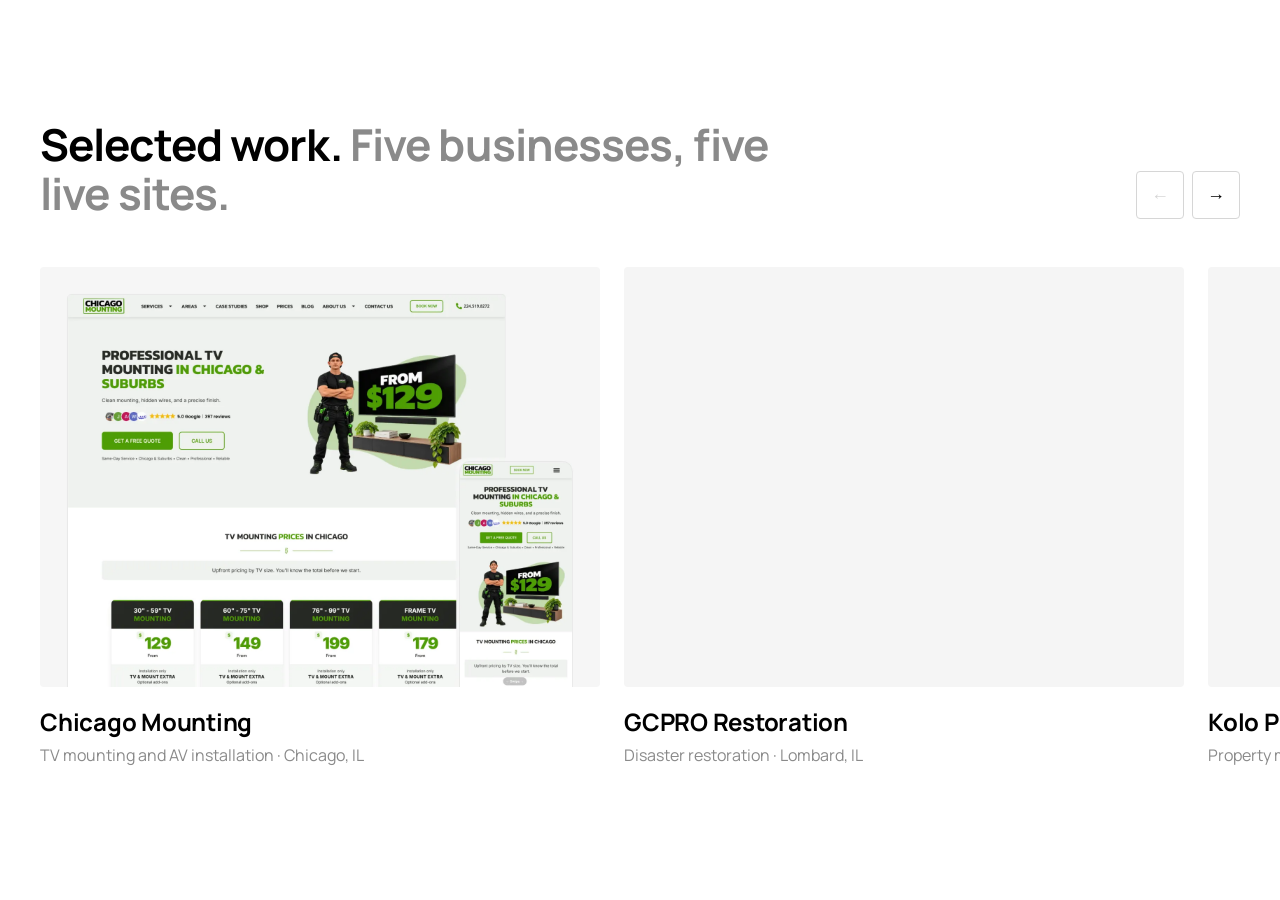
<file: docs/design/2026-11-18-studio-plate-chicago-mounting/source/carousel-preview.html>
<!DOCTYPE html>
<html lang="en">
<head>
<meta charset="utf-8">
<meta name="viewport" content="width=device-width, initial-scale=1">
<title>Studio Plate — carousel preview</title>
<style>
  @font-face { font-family: "Manrope"; src: url("manrope.woff2") format("woff2"); font-weight: 200 800; font-display: block; }
  :root {
    --rb-ink: #000; --rb-paper: #fff; --rb-text: #444; --rb-surface: #F5F5F5;
    --rb-line: #D6D6D6; --rb-mute: #8A8A8A;
  }
  * { box-sizing: border-box; }
  html, body { margin: 0; background: var(--rb-paper); color: var(--rb-ink); font-family: "Manrope", sans-serif; -webkit-font-smoothing: antialiased; }
  .section { padding: 120px 0 128px; overflow: hidden; }
  .container { width: 1200px; margin: 0 auto; }
  .head { display: flex; align-items: flex-end; justify-content: space-between; gap: 24px; margin-bottom: 48px; }
  h2 { margin: 0; font-size: 44px; line-height: 1.12; font-weight: 700; letter-spacing: -0.02em; max-width: 760px; }
  h2 .mute { color: var(--rb-mute); }
  .nav { display: flex; gap: 8px; flex: none; }
  .nav button { width: 48px; height: 48px; border: 1px solid var(--rb-line); border-radius: 4px; background: var(--rb-paper); color: var(--rb-ink); font: 600 18px/1 "Manrope", sans-serif; }
  .nav button[disabled] { color: var(--rb-line); }
  .track { display: flex; gap: 24px; }
  .card { flex: none; width: 560px; }
  .img { aspect-ratio: 4 / 3; border-radius: 4px; overflow: hidden; background: var(--rb-surface); }
  .img img { display: block; width: 100%; height: 100%; object-fit: cover; object-position: 50% 50%; }
  .cap { padding-top: 20px; }
  h3 { margin: 0; font-size: 24px; line-height: 1.25; font-weight: 700; letter-spacing: -0.01em; }
  .meta { margin: 6px 0 0; font-size: 16px; line-height: 1.5; color: var(--rb-mute); }
  .pending .img { display: block; }

  @media (max-width: 767px) {
    .section { padding: 72px 0 80px; }
    .container { width: auto; margin: 0 20px; }
    .head { margin-bottom: 28px; }
    h2 { font-size: 30px; line-height: 1.15; }
    .nav { display: none; }
    .track { gap: 16px; }
    .card { width: 85vw; }
    .img { aspect-ratio: 3 / 4; }
    /* Same file, cropped to the right side so the phone screen leads. */
    .img img { object-position: 100% 50%; }
    .cap { padding-top: 16px; }
    h3 { font-size: 20px; }
    .meta { font-size: 15px; margin-top: 4px; }
  }
</style>
</head>
<body>
<section class="section" id="work">
  <div class="container">
    <div class="head">
      <h2>Selected work. <span class="mute">Five businesses, five live sites.</span></h2>
      <div class="nav"><button disabled aria-label="Previous">←</button><button aria-label="Next">→</button></div>
    </div>
    <div class="track">
      <article class="card">
        <div class="img"><img src="../robylo-work-chicago-mounting-plate.webp" alt="Chicago Mounting website shown on desktop and phone"></div>
        <div class="cap"><h3>Chicago Mounting</h3><p class="meta">TV mounting and AV installation · Chicago, IL</p></div>
      </article>
      <article class="card pending">
        <div class="img"></div>
        <div class="cap"><h3>GCPRO Restoration</h3><p class="meta">Disaster restoration · Lombard, IL</p></div>
      </article>
      <article class="card pending">
        <div class="img"></div>
        <div class="cap"><h3>Kolo Properties</h3><p class="meta">Property management · Park Ridge, IL</p></div>
      </article>
      <article class="card pending">
        <div class="img"></div>
        <div class="cap"><h3>Center For Dental Healing</h3><p class="meta">Dental practice · Glenview, IL</p></div>
      </article>
      <article class="card pending">
        <div class="img"></div>
        <div class="cap"><h3>Elite Mechanical Services</h3><p class="meta">HVAC and refrigeration · West Chicago, IL</p></div>
      </article>
    </div>
  </div>
</section>
</body>
</html>
</file>
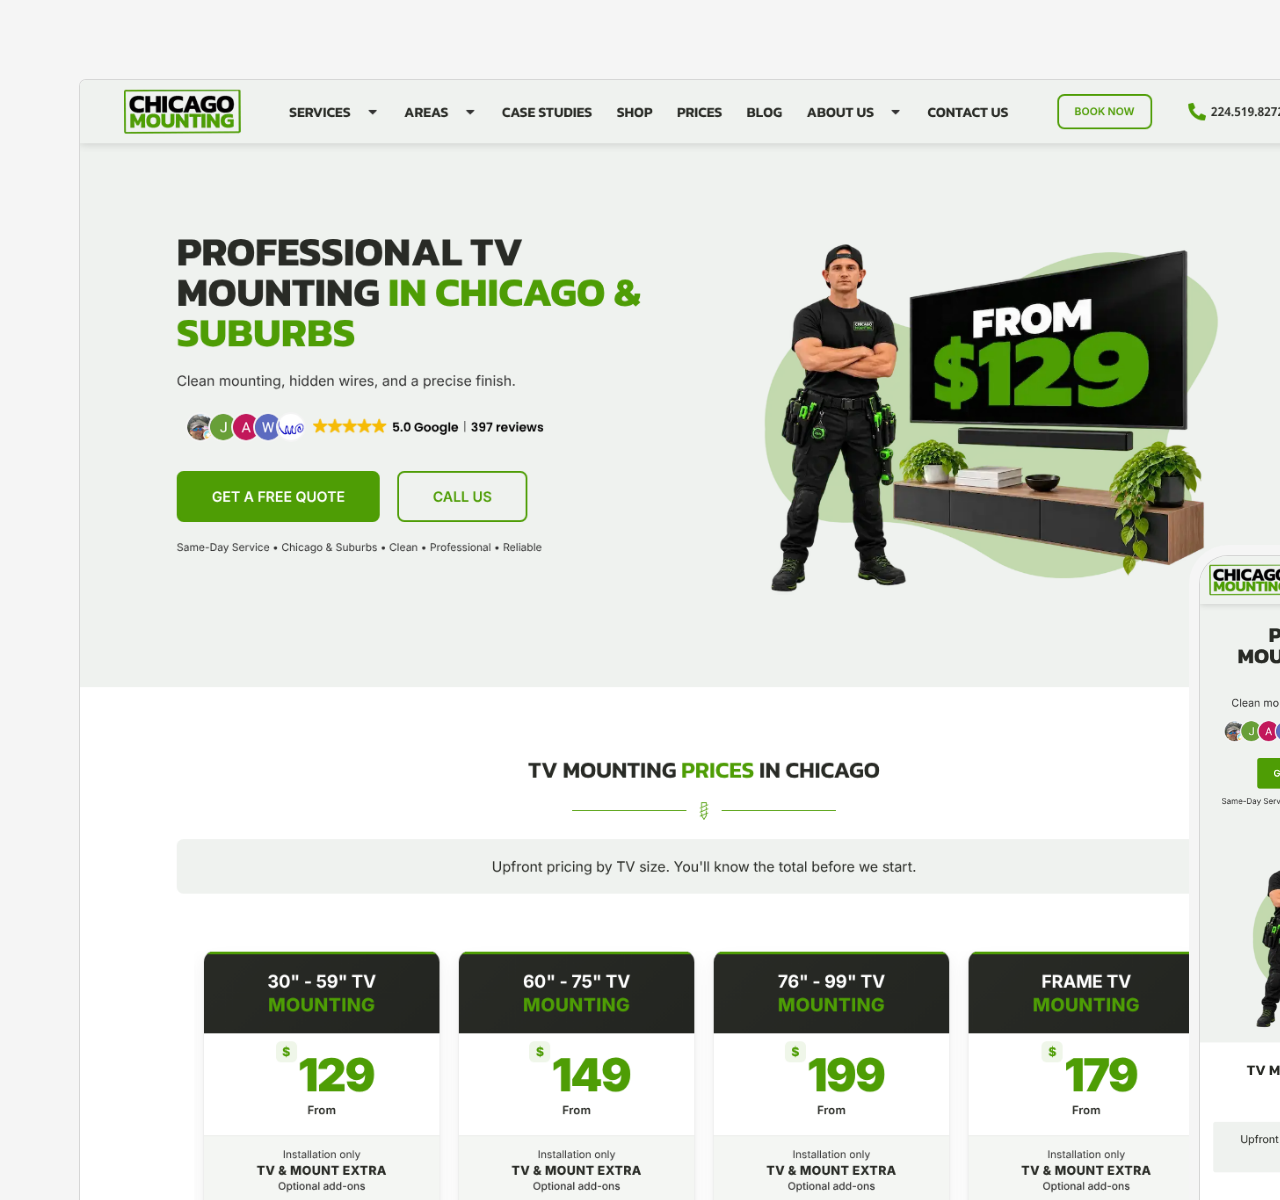
<file: docs/design/2026-11-18-studio-plate-chicago-mounting/source/plate.html>
<!DOCTYPE html>
<html lang="en">
<head>
<meta charset="utf-8">
<title>Studio Plate — Chicago Mounting</title>
<style>
  /* Studio Plate v2 — master 1600 x 1200 (4:3). All values in plate pixels. */
  html, body { margin: 0; padding: 0; }
  .plate {
    position: relative; width: 1600px; height: 1200px; overflow: hidden;
    background: #F5F5F5;              /* rb-surface mat */
  }
  .screen { position: absolute; overflow: hidden; background: #fff; }
  .screen img { display: block; width: 100%; height: auto; }
  /* Desktop: 1420 css-px capture scaled to 1248 (0.879). Bleeds off the bottom edge. */
  .desktop {
    left: 80px; top: 80px; width: 1248px; height: 1120px;
    border-radius: 6px 6px 0 0;
    box-shadow: 0 0 0 1px #D6D6D6;    /* 1px rb-line outline, no drop shadow */
  }
  /* Phone: 480 css-px capture scaled to 320 (0.667). Also bleeds off the bottom edge.
     A 10px ring in the mat colour separates it from the desktop screen instead of a shadow. */
  .phone {
    left: 1200px; top: 556px; width: 320px; height: 644px;
    border-radius: 28px 28px 0 0;
    box-shadow: 0 0 0 1px #D6D6D6, 0 0 0 11px #F5F5F5;
  }
</style>
</head>
<body>
  <div class="plate">
    <div class="screen desktop"><img src="captures/chicago-mounting-desktop-1420.png" alt=""></div>
    <div class="screen phone"><img src="captures/chicago-mounting-mobile-480.png" alt=""></div>
  </div>
</body>
</html>
</file>
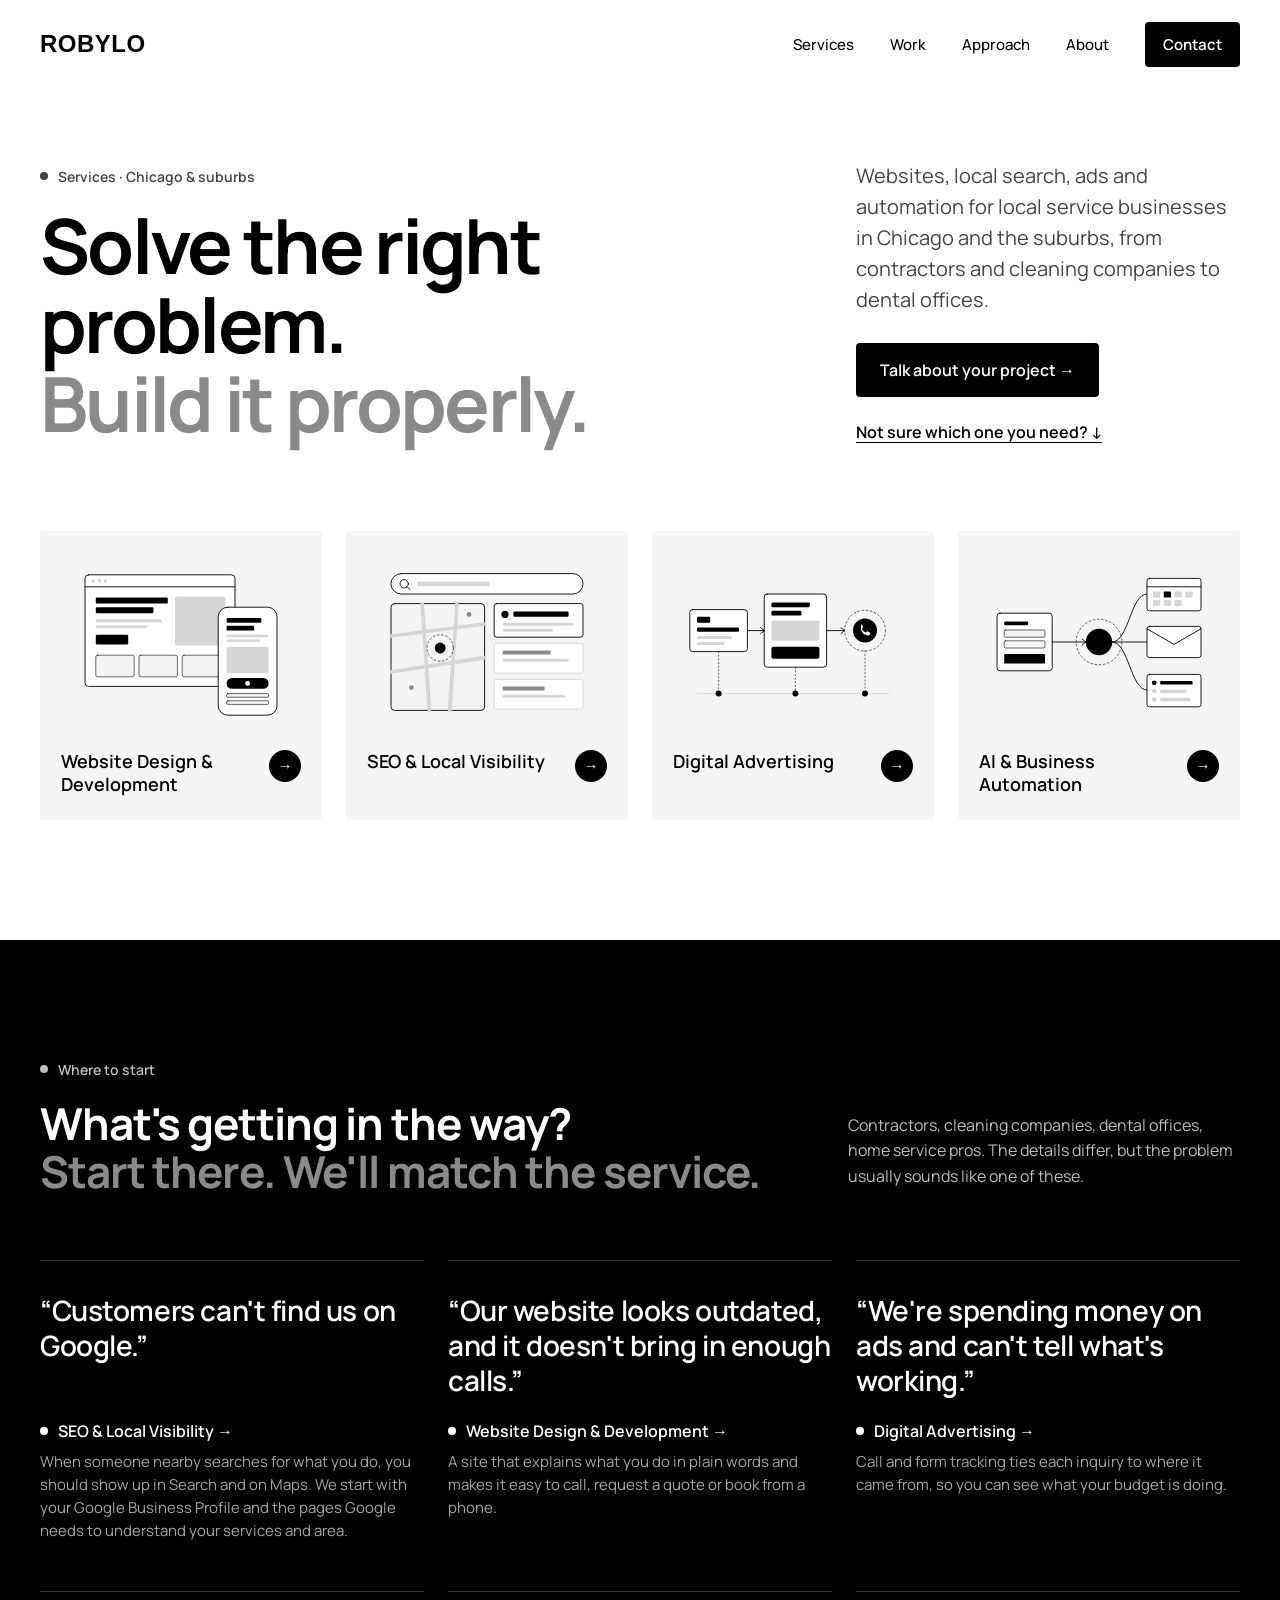
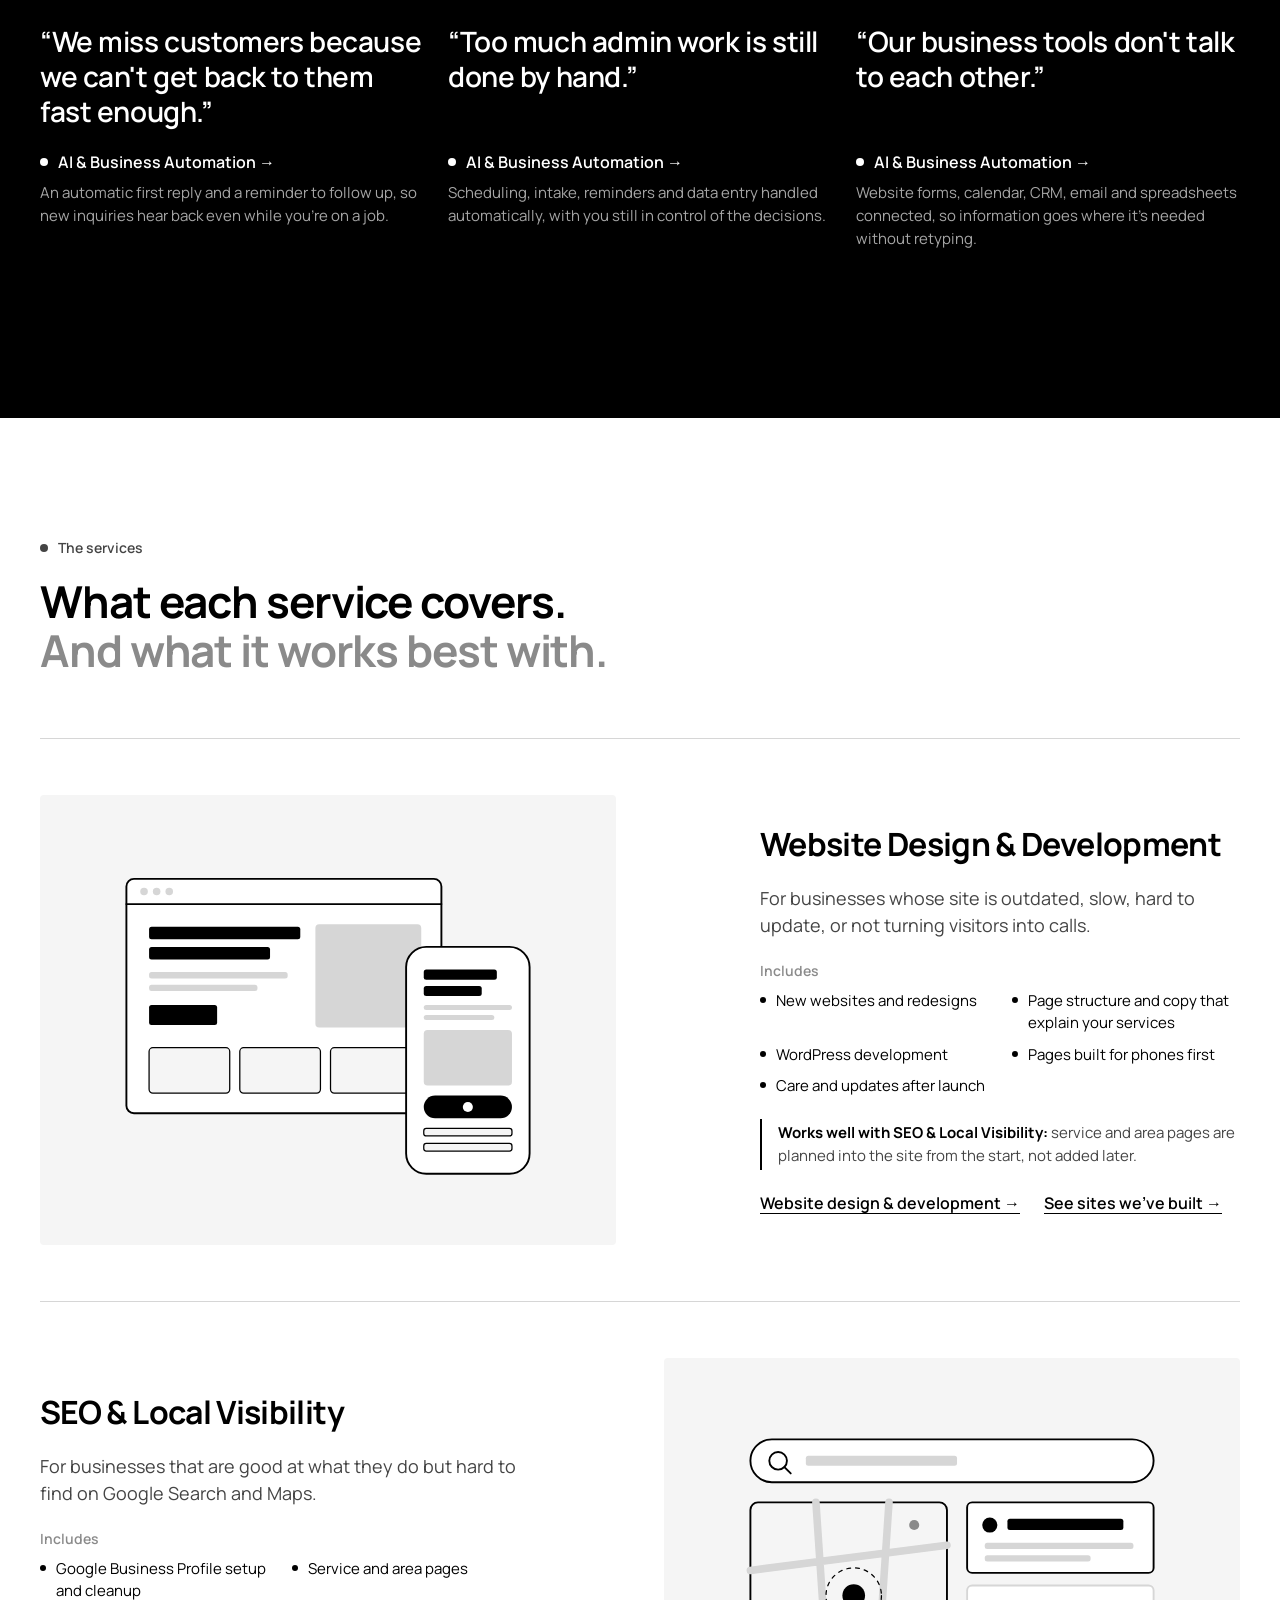
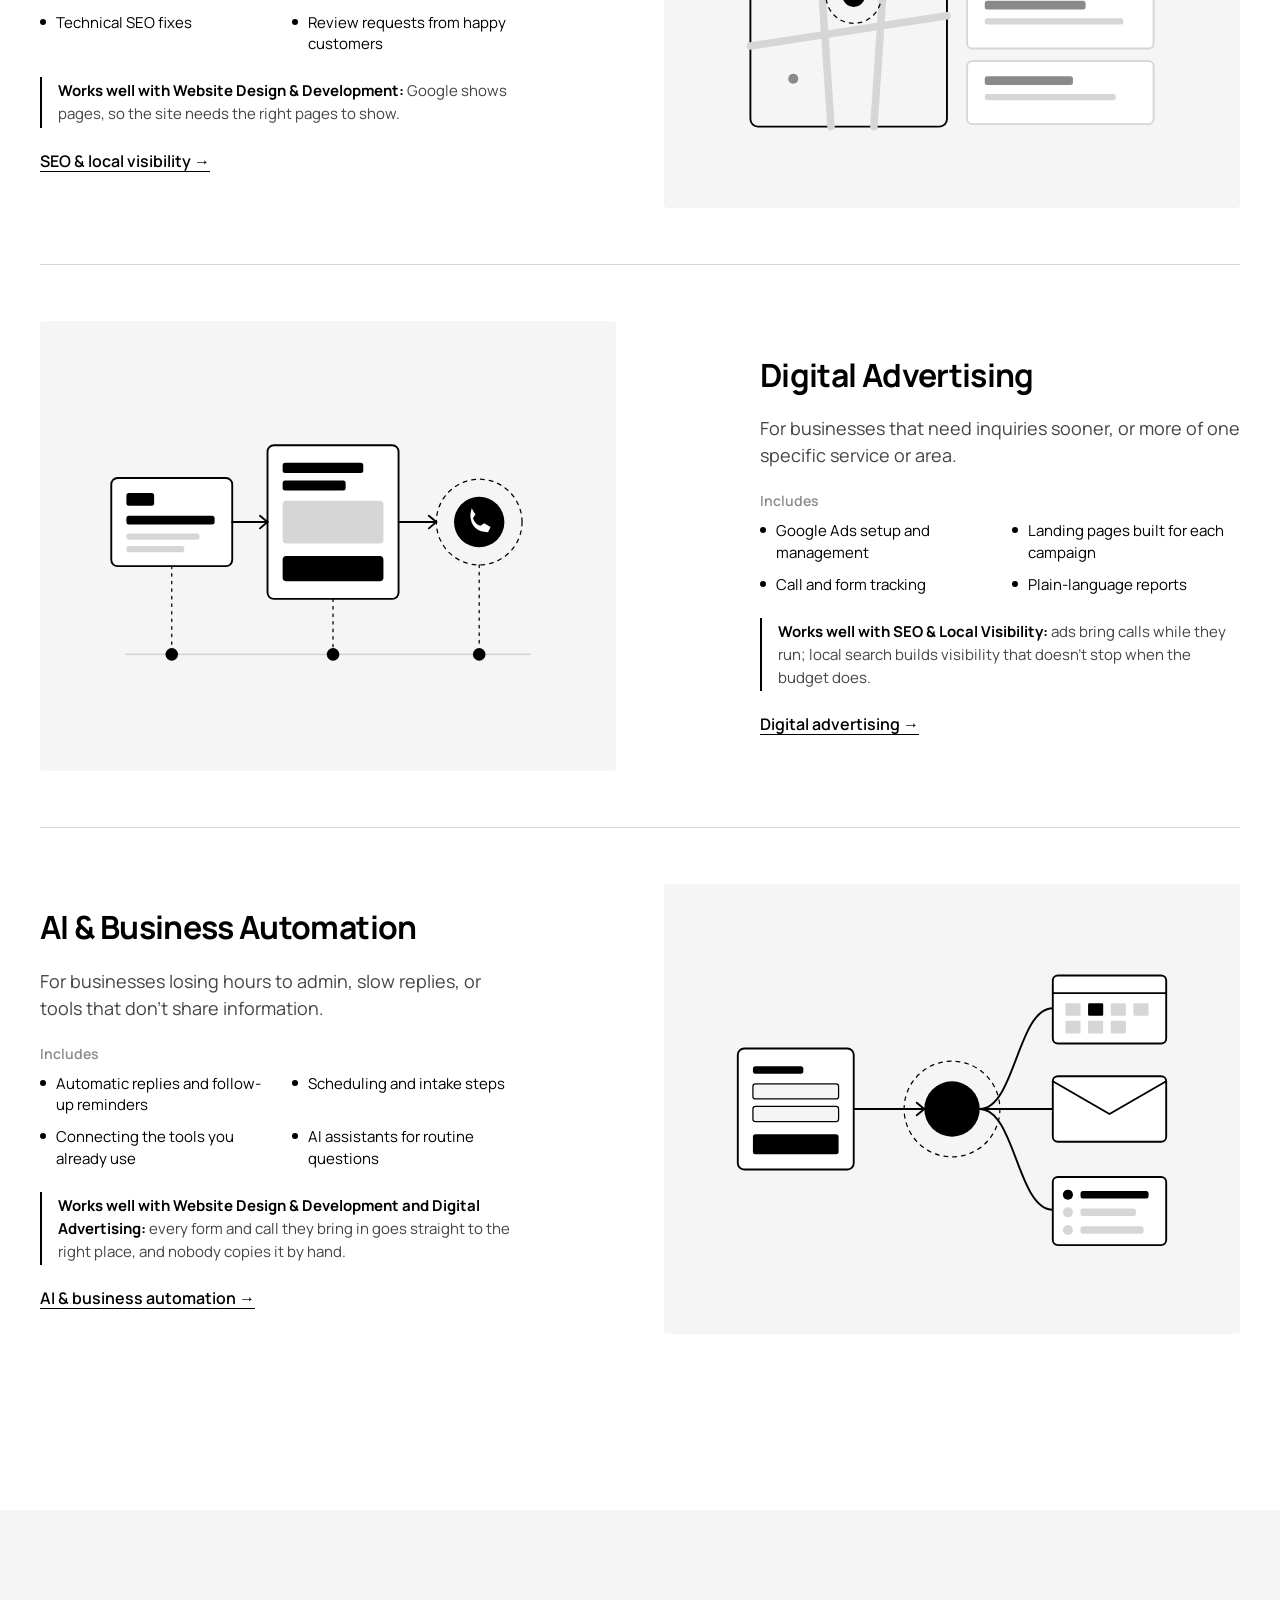
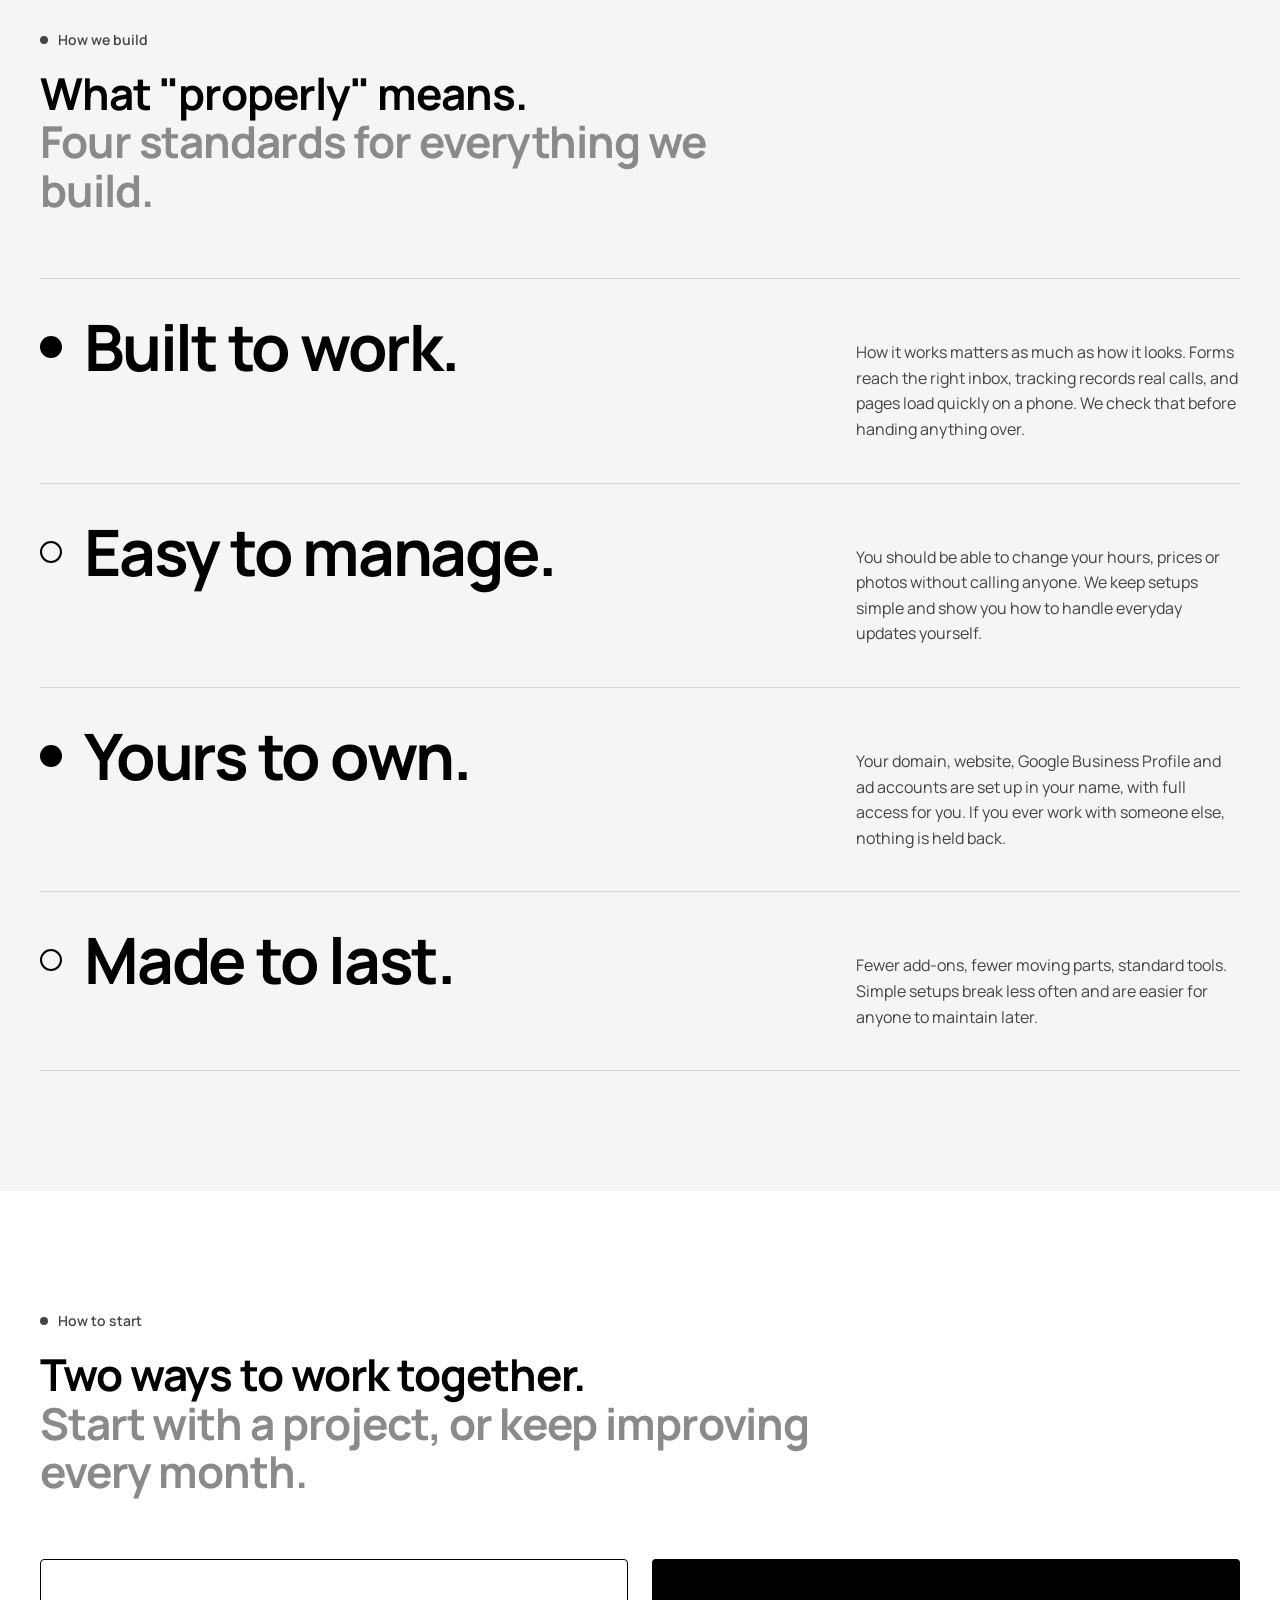
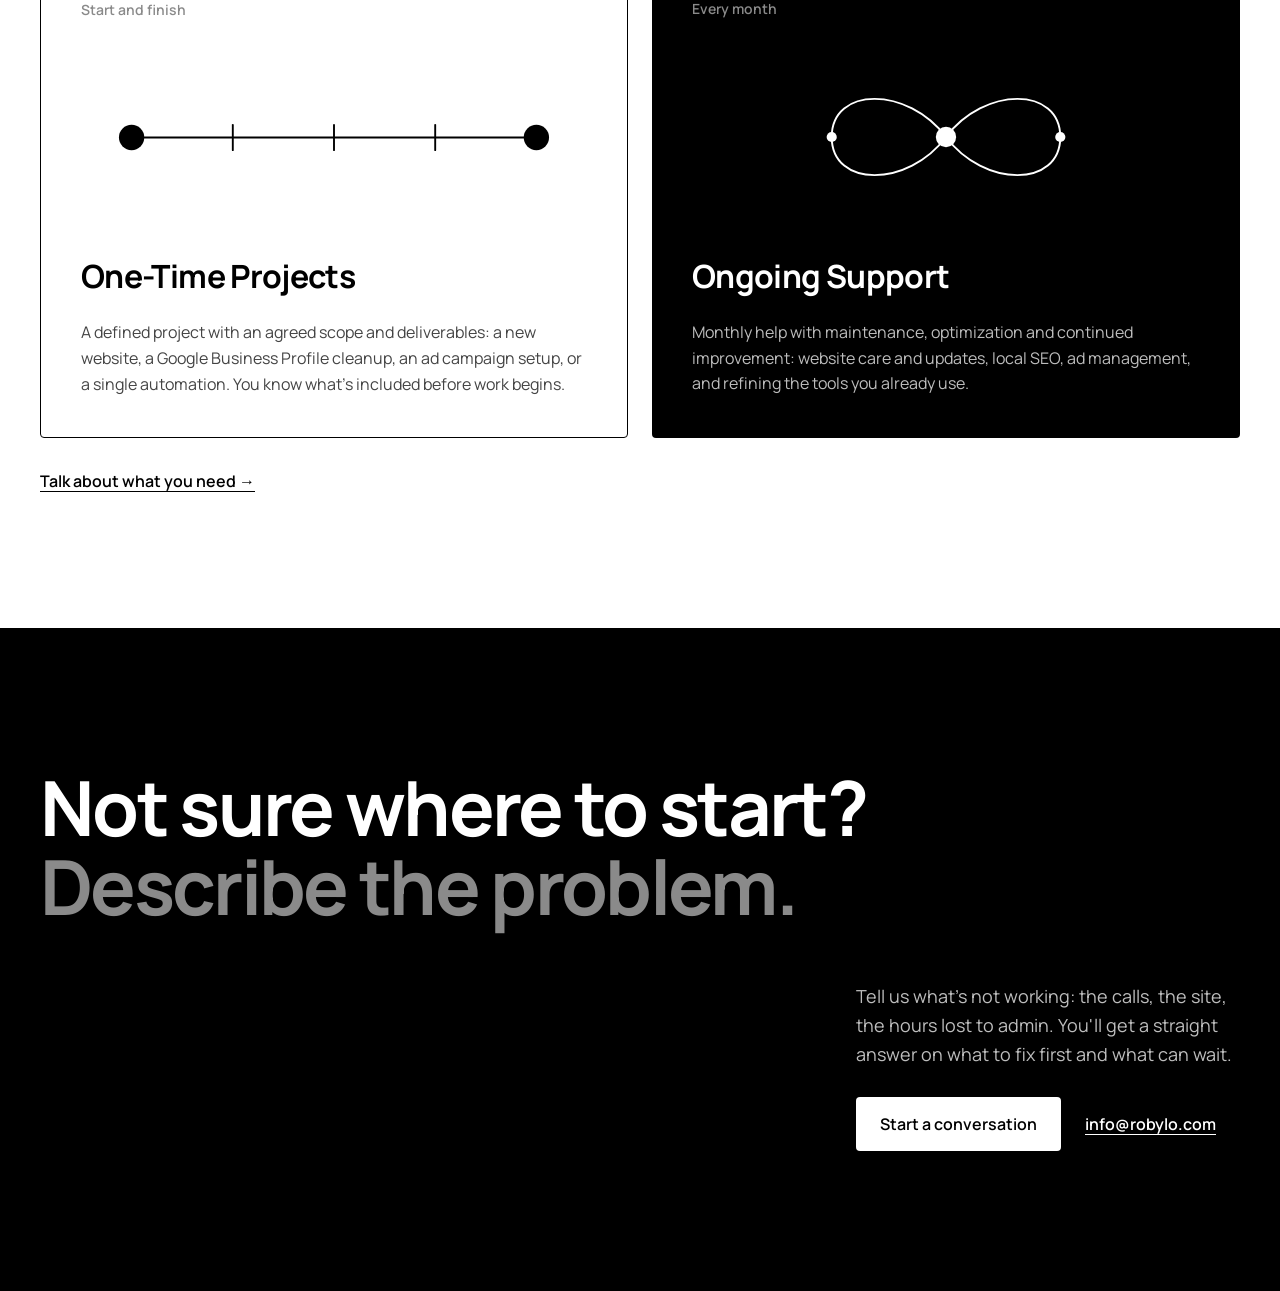
<file: docs/design/2026-11-19-visual-direction/source/services.html>
<!DOCTYPE html>
<html lang="en">
<head>
<meta charset="utf-8">
<meta name="viewport" content="width=device-width, initial-scale=1">
<title>ROBYLO — Services redesign mockup (Working Drawings)</title>
<style>
@font-face { font-family: "Manrope"; src: url("manrope.woff2") format("woff2"); font-weight: 200 800; font-display: block; }
:root { --ink:#000; --paper:#fff; --text:#444; --surface:#F5F5F5; --line:#D6D6D6; --mute:#8A8A8A; --hover:#333; }
* { box-sizing: border-box; }
html,body { margin:0; background:var(--paper); color:var(--ink); font-family:"Manrope",sans-serif; -webkit-font-smoothing:antialiased; }
img { display:block; max-width:100%; }
a { color:inherit; }
.wrap { width:1200px; margin:0 auto; }
.sec { padding:120px 0; }
.eyebrow { font-size:14px; font-weight:600; letter-spacing:0; margin:0 0 20px; color:var(--text); display:flex; align-items:center; gap:10px; }
.eyebrow::before { content:""; width:8px; height:8px; border-radius:50%; background:currentColor; }
.h1 { font-size:76px; line-height:1.04; font-weight:700; letter-spacing:-0.035em; margin:0; }
.h2 { font-size:44px; line-height:1.1; font-weight:700; letter-spacing:-0.025em; margin:0; }
.gray { color:var(--mute); }
.lead { font-size:20px; line-height:1.55; color:var(--text); margin:0; }
.body { font-size:16px; line-height:1.6; color:var(--text); margin:0; }
.btn { display:inline-flex; align-items:center; gap:10px; background:#000; color:#fff; text-decoration:none; font-weight:600; font-size:16px; padding:16px 24px; border-radius:4px; }
.btn.light { background:#fff; color:#000; }
.tlink { font-weight:600; font-size:16px; text-decoration:underline; text-underline-offset:4px; text-decoration-thickness:1px; }
.head { display:grid; grid-template-columns:8fr 4fr; gap:24px; align-items:end; margin-bottom:64px; }
.head .body { padding-bottom:6px; }

/* header */
.nav { display:flex; justify-content:space-between; align-items:center; height:88px; }
.logo { font-weight:800; font-size:24px; letter-spacing:0.02em; font-family: Arial, Helvetica, sans-serif; }
.nav nav { display:flex; gap:36px; align-items:center; font-size:15px; font-weight:500; }
.nav .btn { padding:12px 18px; font-size:15px; }

/* 1 hero */
.hero { padding:72px 0 120px; }
.hero-top { display:grid; grid-template-columns:7fr 1fr 4fr; gap:24px; align-items:end; }
.hero-top .side { grid-column:3; display:flex; flex-direction:column; gap:28px; }
.hero-top .actions { display:flex; gap:24px; align-items:center; flex-wrap:wrap; }
.tiles { display:grid; grid-template-columns:repeat(4,1fr); gap:24px; margin-top:88px; }
.tile { background:var(--surface); border-radius:4px; padding:20px 20px 22px; text-decoration:none; display:flex; flex-direction:column; gap:18px; border:1px solid transparent; }
.tile img { aspect-ratio:4/3; width:100%; }
.tile .t { display:flex; justify-content:space-between; align-items:flex-start; gap:12px; font-size:18px; font-weight:600; line-height:1.3; }
.tile .t span.arr { width:32px; height:32px; flex:none; border-radius:50%; background:#000; color:#fff; display:grid; place-items:center; font-size:15px; }
.tile:hover { border-color:#000; }

/* 2 problems — inverted band */
.dark { background:#000; color:#fff; }
.dark .eyebrow, .dark .body { color:#BDBDBD; }
.dark .gray { color:#8A8A8A; }
.problems { display:grid; grid-template-columns:repeat(3,1fr); gap:0 24px; }
.prob { border-top:1px solid #333; padding:32px 0 48px; display:flex; flex-direction:column; gap:22px; }
.prob q { quotes:"\201C" "\201D"; font-size:28px; line-height:1.25; font-weight:600; letter-spacing:-0.015em; color:#fff; min-height:105px; }
.prob .svc { display:flex; flex-direction:column; gap:8px; }
.prob .svc a { font-weight:600; font-size:16px; text-decoration:none; display:inline-flex; gap:10px; align-items:center; }
.prob .svc a::before { content:""; width:8px; height:8px; border-radius:50%; background:#fff; }
.prob .svc p { margin:0; font-size:15px; line-height:1.55; color:#A6A6A6; }

/* 3 services — zigzag */
.zz { display:grid; grid-template-columns:6fr 1fr 5fr; gap:24px; align-items:center; padding:56px 0; border-top:1px solid var(--line); }
.zz:first-of-type { border-top:0; padding-top:0; }
.zz.flip { grid-template-columns:5fr 1fr 6fr; }
.zz.flip .content { grid-column:1; grid-row:1; } .zz.flip .panel { grid-column:3; grid-row:1; }
.zz .panel { background:var(--surface); border-radius:4px; padding:36px; }
.zz .panel img { aspect-ratio:4/3; width:100%; }
.zz .content { grid-column:3; display:flex; flex-direction:column; gap:22px; }
.zz h3 { font-size:32px; line-height:1.15; font-weight:700; letter-spacing:-0.02em; margin:0; }
.zz .for { font-size:18px; line-height:1.5; color:var(--text); margin:0; }
.inc-label { font-size:14px; font-weight:600; color:var(--mute); margin:0 0 10px; }
.inc { list-style:none; margin:0; padding:0; display:grid; grid-template-columns:1fr 1fr; gap:10px 24px; }
.inc li { font-size:15px; line-height:1.45; padding-left:16px; position:relative; }
.inc li::before { content:""; position:absolute; left:0; top:7px; width:6px; height:6px; border-radius:50%; background:#000; }
.pair { border-left:2px solid #000; padding:2px 0 2px 16px; font-size:15px; line-height:1.55; color:var(--text); margin:0; }
.pair b { color:#000; }
.zz .links { display:flex; gap:24px; flex-wrap:wrap; }

/* 4 standards — type ladder */
.gray-bg { background:var(--surface); }
.ladder { border-bottom:1px solid var(--line); }
.rung { display:grid; grid-template-columns:7fr 1fr 4fr; gap:24px; align-items:baseline; border-top:1px solid var(--line); padding:36px 0 40px; }
.rung h3 { font-size:64px; line-height:1; font-weight:700; letter-spacing:-0.035em; margin:0; display:flex; align-items:center; gap:22px; }
.rung h3 i { width:22px; height:22px; border-radius:50%; background:#000; flex:none; }
.rung h3.alt i { background:transparent; border:2px solid #000; }
.rung .body { grid-column:3; }

/* 5 two ways */
.ways { display:grid; grid-template-columns:1fr 1fr; gap:24px; }
.way { border-radius:4px; padding:40px; display:flex; flex-direction:column; gap:22px; min-height:420px; }
.way.a { border:1px solid #000; }
.way.b { background:#000; color:#fff; }
.way.b .body { color:#BDBDBD; }
.way h3 { font-size:32px; font-weight:700; letter-spacing:-0.02em; margin:0; }
.way .tag { font-size:14px; font-weight:600; color:var(--mute); margin:0; }
.way img { width:100%; height:auto; margin:8px 0 6px; }
.after { margin-top:32px; }

/* 6 cta */
.cta { padding:140px 0; }
.cta-grid { display:grid; grid-template-columns:7fr 1fr 4fr; gap:56px 24px; align-items:start; }
.cta-grid > .h1 { grid-column:1 / -1; }
.cta .h1 { font-size:76px; }
.cta .side { grid-column:3; display:flex; flex-direction:column; gap:28px; }
.cta .side .body { color:#BDBDBD; font-size:18px; }
.cta .row { display:flex; gap:24px; align-items:center; }

/* mobile */
@media (max-width:767px) {
  .wrap { width:auto; margin:0 20px; }
  .sec { padding:72px 0; }
  .nav { height:68px; } .nav nav a:not(.btn) { display:none; }
  .h1, .cta .h1 { font-size:36px; line-height:1.08; }
  .h2 { font-size:30px; line-height:1.12; }
  .lead { font-size:17px; }
  .hero { padding:32px 0 72px; }
  .hero-top, .head, .cta-grid { grid-template-columns:1fr; gap:20px; }
  .hero-top .side, .cta .side { grid-column:1; }
  .cta-grid { gap:28px; }
  .head { margin-bottom:36px; }
  .tiles { grid-template-columns:1fr 1fr; gap:12px; margin-top:48px; }
  .tile { padding:12px 12px 14px; gap:10px; }
  .tile .t { font-size:14px; } .tile .t span.arr { width:24px; height:24px; font-size:12px; }
  .problems { grid-template-columns:1fr; }
  .prob { padding:24px 0 28px; gap:16px; }
  .prob q { font-size:22px; min-height:0; }
  .zz, .zz.flip { grid-template-columns:1fr; gap:24px; padding:40px 0; }
  .zz .content, .zz.flip .content { grid-column:1; grid-row:2; }
  .zz .panel, .zz.flip .panel { grid-column:1; grid-row:1; padding:20px; }
  .zz h3 { font-size:24px; }
  .zz .for { font-size:16px; }
  .inc { grid-template-columns:1fr; }
  .rung { grid-template-columns:1fr; gap:12px; padding:24px 0 28px; }
  .rung h3 { font-size:34px; gap:14px; } .rung h3 i { width:14px; height:14px; }
  .rung .body { grid-column:1; }
  .ways { grid-template-columns:1fr; }
  .way { padding:24px; min-height:0; gap:16px; }
  .way h3 { font-size:24px; }
  .cta { padding:80px 0; }
  .cta .row { flex-wrap:wrap; }
}
</style>
</head>
<body>
<header class="wrap nav">
  <div class="logo">ROBYLO</div>
  <nav><a>Services</a><a>Work</a><a>Approach</a><a>About</a><a class="btn">Contact</a></nav>
</header>

<!-- 1 HERO -->
<section class="hero">
  <div class="wrap">
    <div class="hero-top">
      <div>
        <p class="eyebrow">Services · Chicago &amp; suburbs</p>
        <h1 class="h1">Solve the right problem.<br><span class="gray">Build it properly.</span></h1>
      </div>
      <div class="side">
        <p class="lead">Websites, local search, ads and automation for local service businesses in Chicago and the suburbs, from contractors and cleaning companies to dental offices.</p>
        <div class="actions"><a class="btn">Talk about your project →</a><a class="tlink">Not sure which one you need? ↓</a></div>
      </div>
    </div>
    <div class="tiles">
      <a class="tile"><img src="svg/web.svg" alt=""><div class="t">Website Design &amp; Development<span class="arr">→</span></div></a>
      <a class="tile"><img src="svg/seo.svg" alt=""><div class="t">SEO &amp; Local Visibility<span class="arr">→</span></div></a>
      <a class="tile"><img src="svg/ads.svg" alt=""><div class="t">Digital Advertising<span class="arr">→</span></div></a>
      <a class="tile"><img src="svg/automation.svg" alt=""><div class="t">AI &amp; Business Automation<span class="arr">→</span></div></a>
    </div>
  </div>
</section>

<!-- 2 PROBLEMS -->
<section class="sec dark" id="where-to-start">
  <div class="wrap">
    <div class="head">
      <div><p class="eyebrow">Where to start</p><h2 class="h2">What's getting in the way?<br><span class="gray">Start there. We'll match the service.</span></h2></div>
      <p class="body">Contractors, cleaning companies, dental offices, home service pros. The details differ, but the problem usually sounds like one of these.</p>
    </div>
    <div class="problems">
      <div class="prob"><q>Customers can't find us on Google.</q><div class="svc"><a>SEO &amp; Local Visibility →</a><p>When someone nearby searches for what you do, you should show up in Search and on Maps. We start with your Google Business Profile and the pages Google needs to understand your services and area.</p></div></div>
      <div class="prob"><q>Our website looks outdated, and it doesn't bring in enough calls.</q><div class="svc"><a>Website Design &amp; Development →</a><p>A site that explains what you do in plain words and makes it easy to call, request a quote or book from a phone.</p></div></div>
      <div class="prob"><q>We're spending money on ads and can't tell what's working.</q><div class="svc"><a>Digital Advertising →</a><p>Call and form tracking ties each inquiry to where it came from, so you can see what your budget is doing.</p></div></div>
      <div class="prob"><q>We miss customers because we can't get back to them fast enough.</q><div class="svc"><a>AI &amp; Business Automation →</a><p>An automatic first reply and a reminder to follow up, so new inquiries hear back even while you're on a job.</p></div></div>
      <div class="prob"><q>Too much admin work is still done by hand.</q><div class="svc"><a>AI &amp; Business Automation →</a><p>Scheduling, intake, reminders and data entry handled automatically, with you still in control of the decisions.</p></div></div>
      <div class="prob"><q>Our business tools don't talk to each other.</q><div class="svc"><a>AI &amp; Business Automation →</a><p>Website forms, calendar, CRM, email and spreadsheets connected, so information goes where it's needed without retyping.</p></div></div>
    </div>
  </div>
</section>

<!-- 3 SERVICES -->
<section class="sec">
  <div class="wrap">
    <div class="head">
      <div><p class="eyebrow">The services</p><h2 class="h2">What each service covers.<br><span class="gray">And what it works best with.</span></h2></div>
      <span></span>
    </div>
    <div class="zz">
      <div class="panel"><img src="svg/web.svg" alt=""></div>
      <div class="content">
        <h3>Website Design &amp; Development</h3>
        <p class="for">For businesses whose site is outdated, slow, hard to update, or not turning visitors into calls.</p>
        <div><p class="inc-label">Includes</p><ul class="inc"><li>New websites and redesigns</li><li>Page structure and copy that explain your services</li><li>WordPress development</li><li>Pages built for phones first</li><li>Care and updates after launch</li></ul></div>
        <p class="pair"><b>Works well with SEO &amp; Local Visibility:</b> service and area pages are planned into the site from the start, not added later.</p>
        <div class="links"><a class="tlink">Website design &amp; development →</a><a class="tlink">See sites we've built →</a></div>
      </div>
    </div>
    <div class="zz flip">
      <div class="panel"><img src="svg/seo.svg" alt=""></div>
      <div class="content">
        <h3>SEO &amp; Local Visibility</h3>
        <p class="for">For businesses that are good at what they do but hard to find on Google Search and Maps.</p>
        <div><p class="inc-label">Includes</p><ul class="inc"><li>Google Business Profile setup and cleanup</li><li>Service and area pages</li><li>Technical SEO fixes</li><li>Review requests from happy customers</li></ul></div>
        <p class="pair"><b>Works well with Website Design &amp; Development:</b> Google shows pages, so the site needs the right pages to show.</p>
        <div class="links"><a class="tlink">SEO &amp; local visibility →</a></div>
      </div>
    </div>
    <div class="zz">
      <div class="panel"><img src="svg/ads.svg" alt=""></div>
      <div class="content">
        <h3>Digital Advertising</h3>
        <p class="for">For businesses that need inquiries sooner, or more of one specific service or area.</p>
        <div><p class="inc-label">Includes</p><ul class="inc"><li>Google Ads setup and management</li><li>Landing pages built for each campaign</li><li>Call and form tracking</li><li>Plain-language reports</li></ul></div>
        <p class="pair"><b>Works well with SEO &amp; Local Visibility:</b> ads bring calls while they run; local search builds visibility that doesn't stop when the budget does.</p>
        <div class="links"><a class="tlink">Digital advertising →</a></div>
      </div>
    </div>
    <div class="zz flip">
      <div class="panel"><img src="svg/automation.svg" alt=""></div>
      <div class="content">
        <h3>AI &amp; Business Automation</h3>
        <p class="for">For businesses losing hours to admin, slow replies, or tools that don't share information.</p>
        <div><p class="inc-label">Includes</p><ul class="inc"><li>Automatic replies and follow-up reminders</li><li>Scheduling and intake steps</li><li>Connecting the tools you already use</li><li>AI assistants for routine questions</li></ul></div>
        <p class="pair"><b>Works well with Website Design &amp; Development and Digital Advertising:</b> every form and call they bring in goes straight to the right place, and nobody copies it by hand.</p>
        <div class="links"><a class="tlink">AI &amp; business automation →</a></div>
      </div>
    </div>
  </div>
</section>

<!-- 4 STANDARDS -->
<section class="sec gray-bg">
  <div class="wrap">
    <div class="head">
      <div><p class="eyebrow">How we build</p><h2 class="h2">What "properly" means.<br><span class="gray">Four standards for everything we build.</span></h2></div>
      <span></span>
    </div>
    <div class="ladder">
      <div class="rung"><h3><i></i>Built to work.</h3><p class="body">How it works matters as much as how it looks. Forms reach the right inbox, tracking records real calls, and pages load quickly on a phone. We check that before handing anything over.</p></div>
      <div class="rung"><h3 class="alt"><i></i>Easy to manage.</h3><p class="body">You should be able to change your hours, prices or photos without calling anyone. We keep setups simple and show you how to handle everyday updates yourself.</p></div>
      <div class="rung"><h3><i></i>Yours to own.</h3><p class="body">Your domain, website, Google Business Profile and ad accounts are set up in your name, with full access for you. If you ever work with someone else, nothing is held back.</p></div>
      <div class="rung"><h3 class="alt"><i></i>Made to last.</h3><p class="body">Fewer add-ons, fewer moving parts, standard tools. Simple setups break less often and are easier for anyone to maintain later.</p></div>
    </div>
  </div>
</section>

<!-- 5 TWO WAYS -->
<section class="sec">
  <div class="wrap">
    <div class="head">
      <div><p class="eyebrow">How to start</p><h2 class="h2">Two ways to work together.<br><span class="gray">Start with a project, or keep improving every month.</span></h2></div>
      <span></span>
    </div>
    <div class="ways">
      <div class="way a"><p class="tag">Start and finish</p><img src="svg/project.svg" alt=""><h3>One-Time Projects</h3><p class="body">A defined project with an agreed scope and deliverables: a new website, a Google Business Profile cleanup, an ad campaign setup, or a single automation. You know what's included before work begins.</p></div>
      <div class="way b"><p class="tag">Every month</p><img src="svg/ongoing.svg" alt=""><h3>Ongoing Support</h3><p class="body">Monthly help with maintenance, optimization and continued improvement: website care and updates, local SEO, ad management, and refining the tools you already use.</p></div>
    </div>
    <p class="after"><a class="tlink">Talk about what you need →</a></p>
  </div>
</section>

<!-- 6 CTA -->
<section class="cta dark">
  <div class="wrap cta-grid">
    <h2 class="h1">Not sure where to start?<br><span class="gray">Describe the problem.</span></h2>
    <div class="side">
      <p class="body">Tell us what's not working: the calls, the site, the hours lost to admin. You'll get a straight answer on what to fix first and what can wait.</p>
      <div class="row"><a class="btn light">Start a conversation</a><a class="tlink">info@robylo.com</a></div>
    </div>
  </div>
</section>
</body>
</html>
</file>
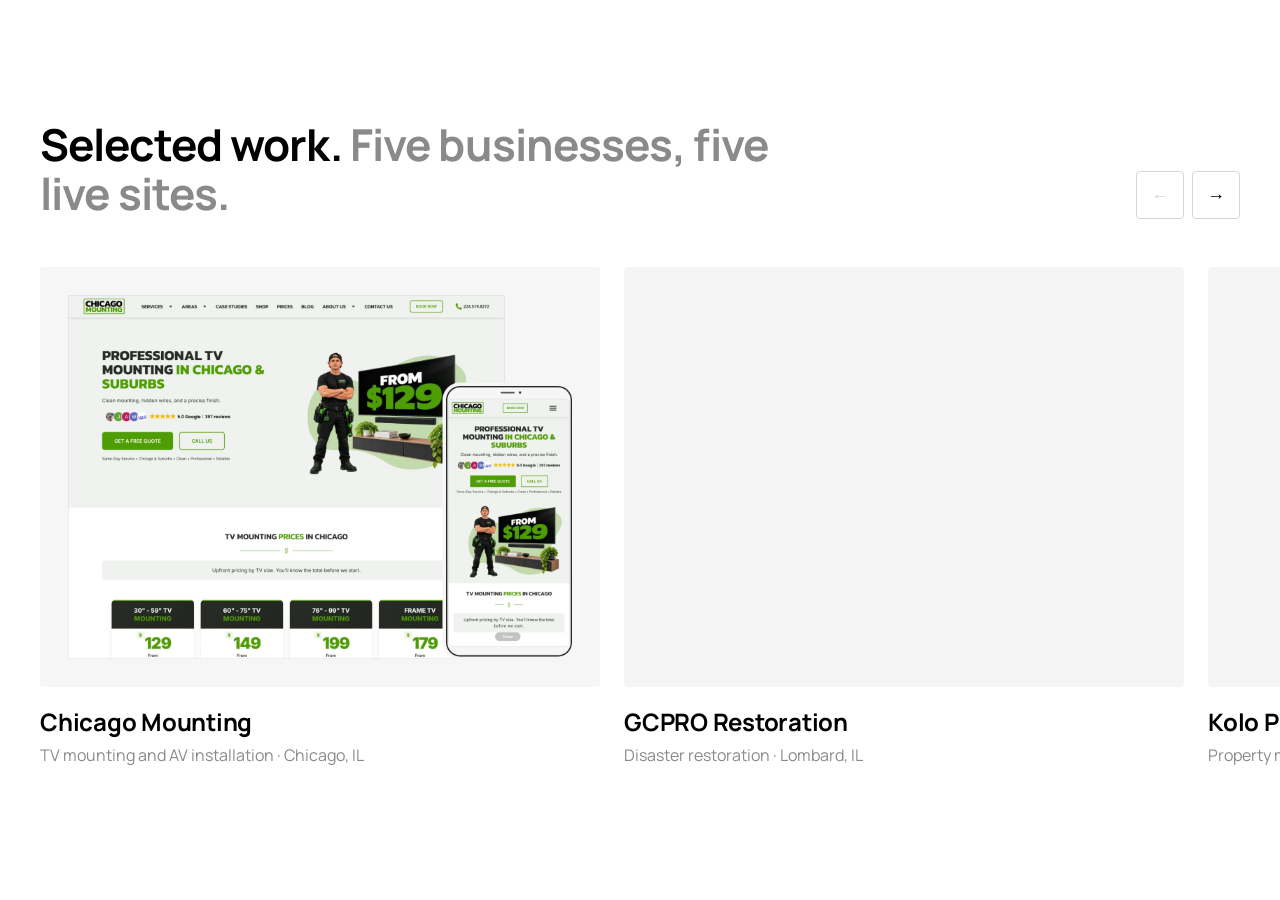
<file: docs/design/2026-11-18-studio-plate-chicago-mounting/v3/source/carousel-preview.html>
<!DOCTYPE html>
<html lang="en">
<head>
<meta charset="utf-8">
<meta name="viewport" content="width=device-width, initial-scale=1">
<title>Studio Plate v3 — carousel preview</title>
<style>
  @font-face { font-family: "Manrope"; src: url("../../source/manrope.woff2") format("woff2"); font-weight: 200 800; font-display: block; }
  :root {
    --rb-ink: #000; --rb-paper: #fff; --rb-text: #444; --rb-surface: #F5F5F5;
    --rb-line: #D6D6D6; --rb-mute: #8A8A8A;
  }
  * { box-sizing: border-box; }
  html, body { margin: 0; background: var(--rb-paper); color: var(--rb-ink); font-family: "Manrope", sans-serif; -webkit-font-smoothing: antialiased; }
  .section { padding: 120px 0 128px; overflow: hidden; }
  .container { width: min(1200px, calc(100% - 80px)); margin: 0 auto; }
  .head { display: flex; align-items: flex-end; justify-content: space-between; gap: 24px; margin-bottom: 48px; }
  h2 { margin: 0; font-size: 44px; line-height: 1.12; font-weight: 700; letter-spacing: -0.02em; max-width: 760px; }
  h2 .mute { color: var(--rb-mute); }
  .nav { display: flex; gap: 8px; flex: none; }
  .nav button { width: 48px; height: 48px; border: 1px solid var(--rb-line); border-radius: 4px; background: var(--rb-paper); color: var(--rb-ink); font: 600 18px/1 "Manrope", sans-serif; }
  .nav button[disabled] { color: var(--rb-line); }
  .track { display: flex; gap: 24px; }
  .card { flex: none; width: 560px; }
  .img { aspect-ratio: 4 / 3; border-radius: 4px; overflow: hidden; background: var(--rb-surface); }
  .img picture { display: block; width: 100%; height: 100%; }
  .img img { display: block; width: 100%; height: 100%; object-fit: cover; object-position: 50% 50%; }
  .cap { padding-top: 20px; }
  h3 { margin: 0; font-size: 24px; line-height: 1.25; font-weight: 700; letter-spacing: -0.01em; }
  .meta { margin: 6px 0 0; font-size: 16px; line-height: 1.5; color: var(--rb-mute); }
  .pending .img { display: block; }

  @media (min-width: 768px) and (max-width: 1024px) {
    h2 { font-size: 36px; }
  }

  @media (max-width: 767px) {
    .section { padding: 72px 0 80px; }
    .container { width: auto; margin: 0 20px; }
    .head { margin-bottom: 28px; }
    h2 { font-size: 30px; line-height: 1.15; }
    .nav { display: none; }
    .track { gap: 16px; }
    .card { width: 85vw; }
    .img { aspect-ratio: 4 / 5; }
    /* Portrait export preserves the complete desktop width and phone silhouette. */
    .img img { object-position: 100% 50%; }
    .cap { padding-top: 16px; }
    h3 { font-size: 20px; }
    .meta { font-size: 12px; margin-top: 4px; }
  }
</style>
</head>
<body>
<section class="section" id="work">
  <div class="container">
    <div class="head">
      <h2>Selected work. <span class="mute">Five businesses, five live sites.</span></h2>
      <div class="nav"><button disabled aria-label="Previous">←</button><button aria-label="Next">→</button></div>
    </div>
    <div class="track">
      <article class="card">
        <div class="img"><picture><source media="(max-width: 767px)" srcset="../robylo-work-chicago-mounting-plate-v3-mobile.webp"><img src="../robylo-work-chicago-mounting-plate-v3.webp" alt="Chicago Mounting website shown on desktop and phone"></picture></div>
        <div class="cap"><h3>Chicago Mounting</h3><p class="meta">TV mounting and AV installation · Chicago, IL</p></div>
      </article>
      <article class="card pending">
        <div class="img"></div>
        <div class="cap"><h3>GCPRO Restoration</h3><p class="meta">Disaster restoration · Lombard, IL</p></div>
      </article>
      <article class="card pending">
        <div class="img"></div>
        <div class="cap"><h3>Kolo Properties</h3><p class="meta">Property management · Park Ridge, IL</p></div>
      </article>
      <article class="card pending">
        <div class="img"></div>
        <div class="cap"><h3>Center For Dental Healing</h3><p class="meta">Dental practice · Glenview, IL</p></div>
      </article>
      <article class="card pending">
        <div class="img"></div>
        <div class="cap"><h3>Elite Mechanical Services</h3><p class="meta">HVAC and refrigeration · West Chicago, IL</p></div>
      </article>
    </div>
  </div>
</section>
</body>
</html>
</file>
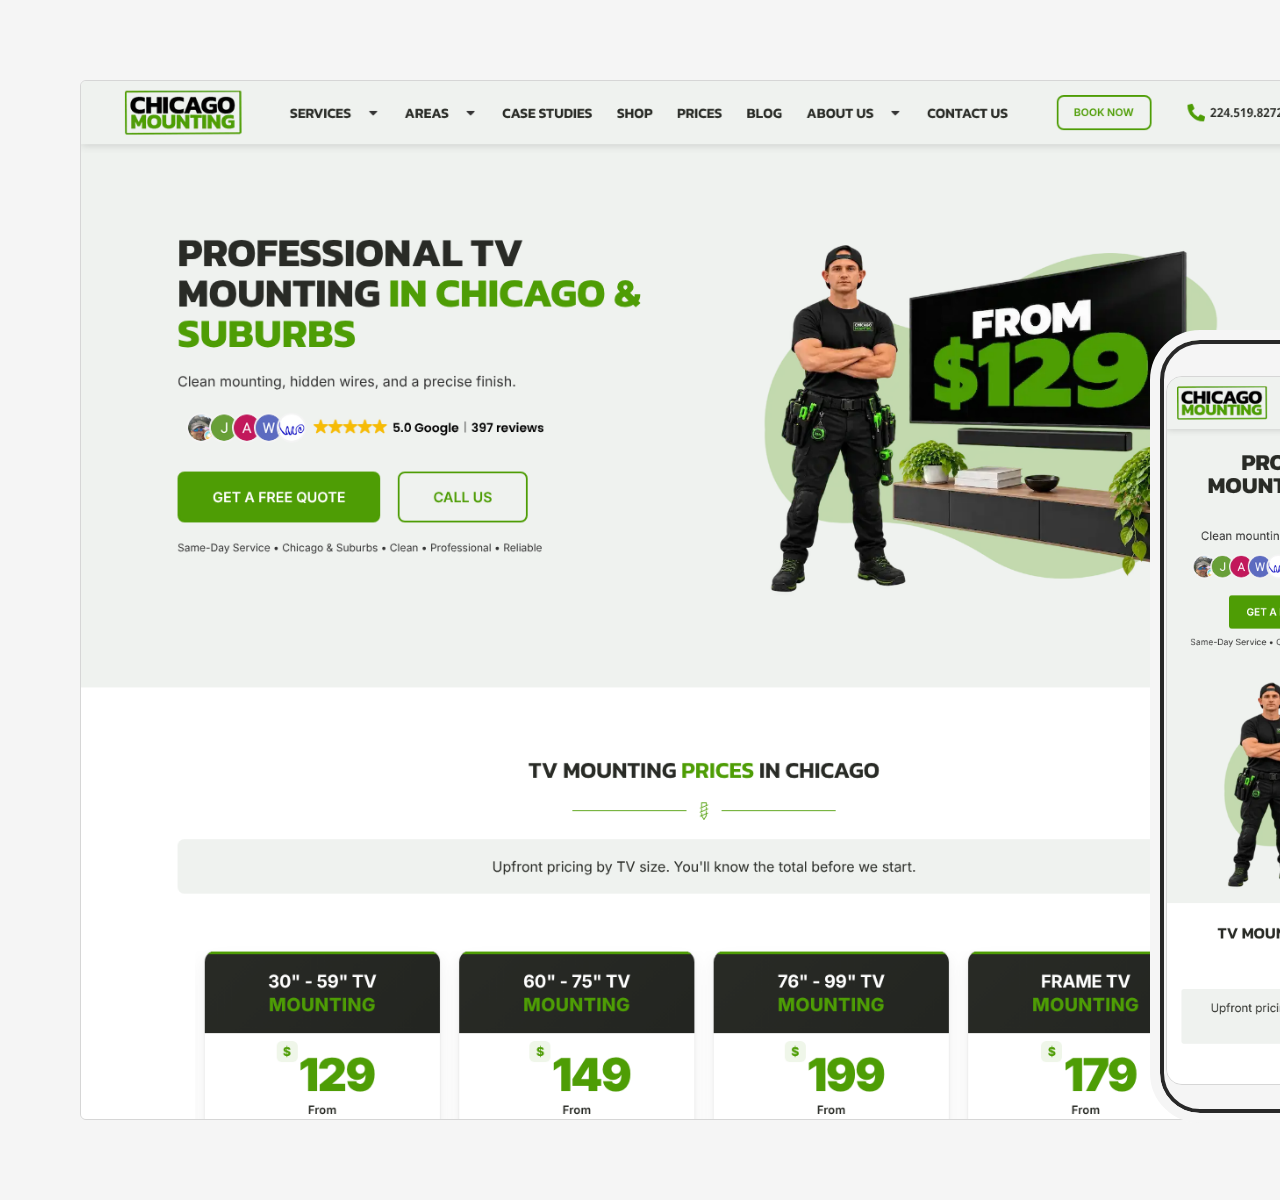
<file: docs/design/2026-11-18-studio-plate-chicago-mounting/v3/source/plate.html>
<!DOCTYPE html>
<html lang="en">
<head>
<meta charset="utf-8">
<meta name="viewport" content="width=device-width, initial-scale=1">
<title>Chicago Mounting — Studio Plate v3</title>
<style>
  * { box-sizing: border-box; }
  html, body { margin: 0; padding: 0; }
  .plate { position: relative; width: 1600px; height: 1200px; overflow: hidden; background: #F5F5F5; }
  .desktop { position: absolute; left: 80px; top: 80px; width: 1248px; height: 1040px; overflow: hidden; border: 1px solid #D6D6D6; border-radius: 6px; background: #fff; }
  .desktop img { display: block; width: 100%; height: auto; }
  /* A quiet, flat device outline. The capture begins BELOW the hardware detail:
     no notch, status bar or invented UI is painted over the real website. */
  .phone { position: absolute; left: 1160px; top: 340px; width: 360px; padding: 32px 2px 24px; border: 4px solid #282828; border-radius: 40px; background: #F5F5F5; outline: 10px solid #F5F5F5; }
  .speaker { position: absolute; top: 13px; left: calc(50% - 24px); width: 40px; height: 4px; border-radius: 4px; background: #444; }
  .camera { position: absolute; top: 11px; left: calc(50% + 28px); width: 7px; height: 7px; border: 1px solid #666; border-radius: 50%; background: #282828; }
  .phone-screen { overflow: hidden; width: 100%; aspect-ratio: 480 / 978; border: 1px solid #D6D6D6; border-radius: 16px; background: #fff; }
  .phone-screen img { display: block; width: 100%; height: auto; }
  /* Portrait is art directed from exactly the same two captures. Keep the
     entire desktop width rather than cropping away its left-hand headline. */
  @media (max-width: 1000px) {
    .plate { width: 1000px; height: 1250px; }
    .desktop { left: 48px; top: 64px; width: 904px; height: 790px; }
    .phone { left: 592px; top: 440px; width: 344px; }
  }
</style>
</head>
<body>
  <div class="plate" role="img" aria-label="Chicago Mounting website shown on desktop and phone">
    <div class="desktop"><img src="../../source/captures/chicago-mounting-desktop-1420.png" alt=""></div>
    <div class="phone">
      <span class="speaker" aria-hidden="true"></span><span class="camera" aria-hidden="true"></span>
      <div class="phone-screen"><img src="../../source/captures/chicago-mounting-mobile-480.png" alt=""></div>
    </div>
  </div>
</body>
</html>
</file>
<file: prototypes/homepage-visual-concept/styles.css>
@font-face {
  font-family: Manrope;
  src: url("assets/manrope.ttf") format("truetype");
  font-style: normal;
  font-weight: 400 700;
  font-display: swap;
}

:root {
  --rb-ink: #000;
  --rb-paper: #fff;
  --rb-text: #444;
  --rb-surface: #f5f5f5;
  --rb-line: #d6d6d6;
  --rb-hover: #333;
  --rb-mute: #8a8a8a;
  --rb-space-1: 8px;
  --rb-space-2: 16px;
  --rb-space-3: 24px;
  --rb-space-4: 32px;
  --rb-radius: 4px;
  --rb-container: 75rem;
  --rb-gutter: clamp(20px, 4vw, 48px);
  --rb-section-space: clamp(56px, 7vw, 112px);
}

*, *::before, *::after { box-sizing: border-box; }
body { margin: 0; background: var(--rb-paper); color: var(--rb-ink); font: 400 18px/1.55 Manrope, sans-serif; }
h1, h2, h3, p, figure { margin: 0; }
h1, h2, h3 { text-wrap: balance; }
p { color: var(--rb-text); }
img { display: block; max-width: 100%; height: auto; }
a { color: inherit; }
a:focus-visible, summary:focus-visible { outline: 2px solid currentColor; outline-offset: 4px; }
.dark { color: var(--rb-paper); background: var(--rb-ink); }
.dark p { color: var(--rb-line); }
.skip { position: absolute; z-index: 3; inset: 12px auto auto 12px; padding: 10px 16px; color: var(--rb-paper); background: var(--rb-ink); transform: translateY(-160%); }
.skip:focus { transform: none; }
.shell { width: min(var(--rb-container), 100% - var(--rb-gutter) * 2); margin-inline: auto; }
.section { padding-block: var(--rb-section-space); }
h2 { font-size: 44px; line-height: 1.15; font-weight: 700; letter-spacing: -.025em; }
h3 { font-size: 24px; line-height: 1.25; font-weight: 600; letter-spacing: -.015em; }

.button, .text-action { display: inline-flex; gap: var(--rb-space-1); align-items: center; justify-content: center; width: fit-content; max-width: 100%; min-height: 48px; font-size: 16px; font-weight: 600; line-height: 1.25; }
.button { min-width: 48px; padding: var(--rb-space-2) var(--rb-space-3); color: var(--rb-paper); background: var(--rb-ink); border: 1px solid var(--rb-ink); border-radius: var(--rb-radius); text-decoration: none; }
.button:is(:hover, :focus-visible) { background: var(--rb-hover); border-color: var(--rb-hover); }
.button:focus-visible { outline: 2px solid var(--rb-ink); outline-offset: 3px; }
.button-small, .button-outline { padding: var(--rb-space-1) var(--rb-space-2); }
.button-outline { color: var(--rb-ink); background: transparent; }
.button-outline:hover { background: var(--rb-ink); color: var(--rb-paper); }
.button-outline:focus-visible { background: transparent; color: var(--rb-ink); }
.dark .button { color: var(--rb-ink); background: var(--rb-paper); border-color: var(--rb-paper); }
.dark .button:is(:hover, :focus-visible) { background: var(--rb-surface); border-color: var(--rb-surface); }
.dark .button:focus-visible { outline-color: var(--rb-paper); }
.text-action { text-underline-offset: 4px; }
.text-action:hover { text-decoration-thickness: 2px; }
.actions { display: flex; flex-wrap: wrap; align-items: center; gap: 8px 24px; }

.header-inner { position: relative; min-height: 80px; display: flex; gap: 24px; align-items: center; justify-content: space-between; }
.logo { display: inline-flex; align-items: center; min-height: 48px; width: fit-content; }
.logo img { width: 156px; height: auto; }
.desktop-nav { display: flex; gap: clamp(16px, 2.25vw, 32px); align-items: center; font-size: 15px; font-weight: 600; }
.desktop-nav > a:not(.button) { display: inline-flex; min-height: 48px; align-items: center; text-decoration: none; }
.desktop-nav > a:not(.button):hover { text-decoration: underline; text-underline-offset: 4px; }
.mobile-nav { display: none; }

.hero { padding-block: clamp(28px, 5vw, 72px) clamp(54px, 7vw, 96px); }
.hero-grid { display: grid; grid-template-columns: minmax(0, .88fr) minmax(0, 1.12fr); align-items: center; gap: clamp(26px, 4vw, 56px); }
.hero-copy { min-width: 0; padding-bottom: var(--rb-space-3); }
.location, .section-label { color: var(--rb-text); font-size: 14px; font-weight: 600; line-height: 1.45; }
.hero h1 { margin-top: var(--rb-space-2); font-size: clamp(54px, 5vw, 72px); line-height: 1.04; letter-spacing: -.04em; font-weight: 700; text-wrap: unset; }
.hero h1 span { color: var(--rb-text); font-size: .88em; font-weight: 600; }
.hero .intro { margin-top: 24px; max-width: 43ch; }
.hero .actions { margin-top: 26px; }
.hero-media { min-width: 0; background: var(--rb-surface); border-radius: var(--rb-radius); overflow: hidden; }
.plate { display: block; aspect-ratio: 4 / 3; background: var(--rb-surface); }
.plate img { width: 100%; height: 100%; object-fit: contain; }
.hero-media figcaption { display: flex; align-items: center; flex-wrap: wrap; justify-content: space-between; gap: 2px 12px; padding: 0 20px 18px; color: var(--rb-text); font-size: 14px; }
.hero-media strong { color: var(--rb-ink); font-weight: 700; }

.picture-section { background: var(--rb-surface); padding-block: clamp(52px, 6.2vw, 89px); }
.picture-grid, .approach-grid { display: grid; grid-template-columns: minmax(0, .7fr) minmax(0, 1.3fr); align-items: start; gap: clamp(32px, 5vw, 76px); }
.section-copy .section-label { margin-bottom: 8px; }
.section-copy h2 { max-width: 16ch; }
.section-copy > p:last-child { margin-top: 16px; max-width: 40ch; }
.journey-list { display: grid; grid-template-columns: repeat(3, minmax(0, 1fr)); padding: 0; margin: 0; gap: 24px; list-style: none; }
.journey-step { position: relative; min-width: 0; }
.journey-step:not(:last-child)::after { content: ""; position: absolute; top: 69px; right: -16px; width: 8px; height: 8px; border-block-start: 1px solid var(--rb-text); border-inline-end: 1px solid var(--rb-text); transform: rotate(45deg); }
.journey-step h3 { margin-top: 14px; font-size: 20px; text-wrap: unset; }
.journey-step p { margin-top: 5px; font-size: 15px; line-height: 1.5; text-wrap: pretty; }
.journey-visual { position: relative; display: flex; flex-direction: column; justify-content: center; min-height: 145px; min-width: 0; padding: clamp(12px, 1.35vw, 20px); border-radius: var(--rb-radius); overflow: hidden; background: var(--rb-paper); }
.discovery-visual { gap: 7px; }
.search-field, .search-result { display: flex; align-items: center; gap: 7px; font-size: 12px; font-weight: 700; }
.search-field { padding: 7px; border: 1px solid var(--rb-line); border-radius: var(--rb-radius); font-size: 11px; }
.search-icon { position: relative; width: 10px; height: 10px; border: 1px solid currentColor; border-radius: 50%; flex: none; }
.search-icon::after { content: ""; position: absolute; width: 5px; height: 1px; right: -3px; bottom: -1px; transform: rotate(45deg); background: currentColor; }
.result-icon { display: inline-block; border: 1px solid var(--rb-hover); border-radius: 50%; width: 7px; height: 7px; }
.ad-icon { border-radius: 0; }
.visit .journey-visual { background: var(--rb-ink); color: var(--rb-paper); }
.browser-bar { display: flex; align-items: center; gap: 3px; padding: 7px 8px; background: var(--rb-hover); border-radius: 3px 3px 0 0; }
.browser-bar i { width: 3px; height: 3px; background: var(--rb-line); border-radius: 50%; }
.browser-page { padding: 10px; background: var(--rb-paper); color: var(--rb-ink); border-radius: 0 0 3px 3px; }
.browser-page i { display: block; width: 66%; height: 3px; margin-bottom: 5px; background: var(--rb-line); }
.browser-page i:first-child { width: 82%; height: 6px; background: var(--rb-hover); }
.browser-page i:nth-child(3) { width: 45%; }
.browser-page b { display: inline-block; margin-top: 2px; padding: 3px 5px; color: var(--rb-paper); background: var(--rb-ink); border-radius: 2px; font-size: 9px; }
.workflow-visual { gap: 8px; background: var(--rb-line); }
.workflow-visual span { display: flex; gap: 7px; align-items: center; background: var(--rb-paper); border-radius: var(--rb-radius); padding: 8px; font-size: 11px; font-weight: 700; }
.workflow-visual span i { width: 8px; height: 8px; flex: none; border: 1px solid var(--rb-hover); border-radius: 2px; }
.workflow-visual span:last-child { margin-left: 8px; color: var(--rb-paper); background: var(--rb-hover); }
.workflow-visual span:last-child i { border-color: var(--rb-line); }

.section-intro { display: flex; align-items: baseline; flex-wrap: wrap; gap: 8px 28px; margin-bottom: 30px; }
.section-intro p { max-width: 48ch; }
.services .section-intro { justify-content: space-between; }
.service-feature { display: grid; grid-template-columns: minmax(0, .77fr) minmax(0, 1.23fr); grid-template-areas: "copy image"; align-items: center; gap: 16px 38px; padding: clamp(20px, 3.2vw, 46px); background: var(--rb-surface); border-radius: var(--rb-radius); }
.service-feature .service-copy { grid-area: copy; }
.service-feature .service-feature-visual { grid-area: image; min-width: 0; overflow: hidden; background: var(--rb-surface); }
.service-feature h3 { max-width: 18ch; font-size: clamp(27px, 2.8vw, 40px); font-weight: 700; letter-spacing: -.025em; line-height: 1.15; }
.service-feature .plate { max-width: 600px; margin-inline: auto; }
.service-copy > p { max-width: 38ch; margin-top: 10px; }
.service-copy .button { margin-top: 16px; }
.service-list { display: grid; grid-template-columns: repeat(3, minmax(0, 1fr)); gap: 32px; align-items: stretch; margin-top: 38px; }
.service { display: flex; flex-direction: column; min-width: 0; }
.service-visual { display: grid; align-items: center; background: var(--rb-surface); border-radius: var(--rb-radius); overflow: hidden; }
.service-visual img { width: 100%; }
.service .service-copy { display: flex; align-items: flex-start; flex-direction: column; flex: 1; padding-top: 16px; }
.service .service-copy p { font-size: 16px; margin-bottom: 16px; }
.service .service-copy .button { margin-top: auto; }
.service .service-copy h3 { text-wrap: unset; }

.work .section-intro { justify-content: space-between; }
.projects { display: grid; grid-template-columns: repeat(4, minmax(0, 1fr)); column-gap: 18px; row-gap: 32px; }
.project { min-width: 0; }
.project-featured { grid-column: span 2; }
.project .plate { border-radius: var(--rb-radius); overflow: hidden; }
.project-caption { margin-top: 11px; }
.project-caption h3 { font-size: 19px; text-wrap: unset; }
.project-featured h3 { font-size: 24px; }
.project-caption p { font-size: 14px; margin-top: 3px; line-height: 1.45; }
.project-caption a { font-size: 14px; }

.approach-grid { align-items: start; gap: clamp(36px, 7vw, 100px); }
.process { display: grid; gap: var(--rb-space-1); list-style: none; padding: 0; margin: 0; }
.process li { display: grid; grid-template-columns: minmax(64px, 100px) minmax(0, 1fr); align-items: center; gap: 18px; background: var(--rb-surface); border-radius: var(--rb-radius); padding: 20px 22px; }
.step-number { color: var(--rb-hover); font-size: 44px; font-weight: 700; line-height: 1; letter-spacing: -.055em; font-variant-numeric: tabular-nums; }
.process .step-label { color: var(--rb-text); font-size: 13px; font-weight: 700; margin-bottom: 5px; }
.process h3 { text-wrap: unset; }
.process h3 + p { margin-top: 5px; font-size: 16px; }

.contact { padding-block: clamp(56px, 7.2vw, 104px) clamp(48px, 6vw, 88px); }
.contact-inner { text-align: center; }
.contact h2 { font-size: clamp(46px, 5vw, 68px); line-height: 1.05; letter-spacing: -.04em; }
.contact p { margin: 16px auto 0; max-width: 46ch; }
.contact .actions { justify-content: center; margin-top: 24px; }
.footer { padding-block: 0 30px; }
.footer-grid { display: grid; grid-template-columns: 1.35fr 1fr .65fr; gap: 28px 48px; padding-top: 36px; }
.footer .logo img { filter: brightness(0) invert(1); width: 135px; }
.footer h2 { color: var(--rb-line); font-size: 13px; font-weight: 600; letter-spacing: 0; margin: 9px 0; }
.footer p, .footer a { font-size: 14px; }
.footer p { max-width: 33ch; color: var(--rb-mute); }
.footer a { display: inline-flex; min-height: 34px; align-items: center; text-decoration: none; }
.footer a:hover { text-decoration: underline; text-underline-offset: 4px; }
.footer ul { display: grid; grid-template-columns: repeat(2, minmax(0, 1fr)); gap: 0 16px; list-style: none; margin: 0; padding: 0; }
.footer .copyright { grid-column: 1 / -1; font-size: 12px; }

@media (max-width: 1024px) {
  h2 { font-size: 36px; }
  h3 { font-size: 22px; }
  .hero h1 { font-size: 56px; }
  .hero-grid { grid-template-columns: minmax(0, .9fr) minmax(0, 1.1fr); }
  .picture-grid { grid-template-columns: minmax(0, 1fr); }
  .picture-grid .section-copy h2, .picture-grid .section-copy > p { max-width: 48ch; }
  .service-list { gap: 20px; }
  .projects { grid-template-columns: repeat(4, minmax(0, 1fr)); }
}
@media (min-width: 768px) and (max-width: 900px) {
  .hero-grid { grid-template-columns: minmax(0, 1fr); gap: var(--rb-space-4); }
  .hero-copy { padding-bottom: 0; }
  .hero-media { max-width: 640px; }
}
@media (max-width: 767px) {
  body { font-size: 16px; }
  h2 { font-size: 30px; }
  h3 { font-size: 20px; }
  .header-inner { min-height: 66px; }
  .logo img { width: 136px; }
  .desktop-nav { display: none; }
  .mobile-nav { display: block; font-size: 15px; font-weight: 600; }
  .mobile-nav summary { display: flex; gap: 10px; align-items: center; min-height: 48px; cursor: pointer; list-style: none; }
  .mobile-nav summary::-webkit-details-marker { display: none; }
  .menu-icon { display: inline-block; width: 15px; height: 8px; border-block: 1px solid currentColor; }
  .mobile-nav nav { position: absolute; z-index: 2; top: 100%; right: 0; width: min(260px, 100%); padding: 8px 16px; background: var(--rb-paper); border: 1px solid var(--rb-line); border-radius: var(--rb-radius); }
  .mobile-nav nav a { display: flex; align-items: center; min-height: 48px; text-underline-offset: 4px; }
  .hero { padding-block: 30px 54px; }
  .hero-grid, .picture-grid, .approach-grid { grid-template-columns: minmax(0, 1fr); gap: var(--rb-space-4); }
  .hero-copy { padding-bottom: 0; }
  .hero h1 { font-size: clamp(36px, 11vw, 52px); margin-top: 12px; }
  .hero .intro { margin-top: var(--rb-space-2); }
  .hero .actions { margin-top: var(--rb-space-2); }
  .hero-media figcaption { font-size: 12px; padding: 0 14px 12px; }
  .section-intro { align-items: flex-start; flex-direction: column; margin-bottom: 20px; }
  .service-feature { grid-template-columns: minmax(0, 1fr); grid-template-areas: "image" "copy"; padding: 16px; gap: 10px; }
  .service-feature h3 { max-width: 22ch; }
  .service-list { grid-template-columns: minmax(0, 1fr); margin-top: 26px; gap: 28px; }
  .service-visual img { width: 100%; max-width: 470px; justify-self: center; }
  .service .service-copy { padding-top: 12px; }
  .service-copy > p { margin-top: 6px; }
  .projects { grid-template-columns: repeat(2, minmax(0, 1fr)); column-gap: 12px; row-gap: 24px; }
  .project-featured h3 { font-size: 22px; }
  .project:not(.project-featured) h3 { font-size: 16px; }
  .project-caption { margin-top: 8px; }
  .project-caption p, .project-caption a { font-size: 13px; }
  .process li { grid-template-columns: 41px minmax(0, 1fr); align-items: start; padding: 14px 12px; gap: 12px; }
  .step-number { font-size: 30px; }
  .process h3 + p { font-size: 15px; }
  .contact-inner { text-align: left; }
  .contact p { margin-inline: 0; }
  .contact .actions { justify-content: flex-start; }
  .contact h2 { font-size: 40px; }
  .footer-grid { grid-template-columns: minmax(0, 1fr) minmax(0, 1fr); gap: 20px 15px; padding-top: 24px; }
  .footer-grid > div:first-child { grid-column: 1 / -1; }
  .footer ul { grid-template-columns: 1fr; }
}
@media (max-width: 575px) {
  .journey-list { grid-template-columns: minmax(0, 1fr); gap: 12px; }
  .journey-step { display: grid; grid-template-columns: minmax(105px, .9fr) minmax(0, 1.1fr); grid-template-rows: auto 1fr; gap: 4px 13px; align-items: start; }
  .journey-step:not(:last-child)::after { display: none; }
  .journey-visual { grid-row: span 2; min-height: 94px; padding: 10px; }
  .journey-step h3 { margin-top: 6px; font-size: 18px; }
  .journey-step p { margin-top: 0; font-size: 14px; }
  .hero-media .plate, .project-featured .plate, .project .plate { aspect-ratio: 4 / 5; }
  .service-feature .plate { aspect-ratio: 4 / 3; }
  .service-visual img { width: min(100%, 295px); }
}

/* Approved Business Center reference. All additions stay inside the Hero. */
.hero-business { position: relative; isolation: isolate; overflow: clip; padding-block: 30px 130px; background: radial-gradient(ellipse at 78% 46%, #d9d9d9 0%, #eeeeee 32%, #fafafa 58%, #fff 80%); }
.hero-business::before { content: ""; position: absolute; z-index: -1; width: 1120px; height: 1120px; left: 39%; top: -230px; border: 1px solid #fff; border-radius: 50%; }
.hero-business::after { content: ""; position: absolute; z-index: -1; width: 145%; height: 260px; left: -18%; bottom: -195px; border-radius: 50%; border-top: 3px solid #fff; background: linear-gradient(#ddd, #fff 45%); transform: rotate(-6deg); box-shadow: 0 -6px 24px #fff8; }
.hero-business .hero-grid { width: min(1240px, 100% - var(--rb-gutter) * 2); grid-template-columns: minmax(0, 1fr) minmax(0, 1.08fr); gap: 30px; }
.hero-business .hero-copy { padding-bottom: 0; }
.hero-business .location { font-size: 17px; color: #666; letter-spacing: .015em; }
.hero-business h1 { margin-top: 20px; font-size: clamp(48px, 4.85vw, 76px); line-height: 1.07; letter-spacing: -.045em; white-space: nowrap; }
.hero-business h1 span { font-size: 1em; font-weight: 700; color: #666; }
.hero-business .intro { font-size: 19px; line-height: 1.5; max-width: 43ch; margin-top: 28px; }
.hero-business .actions { margin-top: 42px; gap: 24px; }
.hero-business .button { min-height: 58px; padding: 16px 25px; font-size: 18px; gap: 12px; }
.hero-business .button-outline { background: #ffffff36; }
.hero-business .button-outline:hover { background: var(--rb-ink); }
.hero-business .button-outline:focus-visible { color: var(--rb-ink); background: transparent; }
.business-caption { position: absolute; width: 1px; height: 1px; padding: 0; margin: -1px; overflow: hidden; clip-path: inset(50%); white-space: nowrap; }
.business-services { list-style: none; margin: 0; padding: 0; }
.business-center { position: relative; aspect-ratio: 4 / 3; min-width: 0; }
.business-connections { position: absolute; inset: 0; width: 100%; height: 100%; overflow: visible; fill: none; stroke: #fff; stroke-width: 1.5; }
.business-spokes { stroke-width: 2; filter: drop-shadow(0 0 4px #fff); }
.business-mobile-spokes { display: none; }
.business-junctions { fill: #fff; filter: drop-shadow(0 0 6px #fff); }
.business-hub { position: absolute; width: 35%; aspect-ratio: 1; left: 32.5%; top: 26.6667%; border-radius: 50%; display: grid; place-items: center; background: linear-gradient(145deg, #686868 0%, #252525 32%, #080808 74%, #333 100%); box-shadow: inset 1px 2px 2px #ffffff7a, inset -2px -2px 3px #ffffff38, 0 22px 30px #0003, 0 0 22px 8px #fff; }
.business-hub img { width: 74%; filter: brightness(0) invert(1); }
.business-node { position: absolute; display: flex; align-items: center; gap: 12px; width: 37%; min-height: 86px; padding: 17px 20px; border-radius: 30px; background: linear-gradient(135deg, #ffffffed, #ffffff73); box-shadow: inset -1px -2px 1px #fff, 5px 20px 30px #00000012; }
.business-node svg { width: 36px; height: 36px; flex: none; fill: none; stroke: var(--rb-ink); stroke-width: 2.3; stroke-linecap: round; stroke-linejoin: round; }
.business-node > div { min-width: 0; flex: 1; }
.business-node strong { display: block; font-size: 17px; line-height: 1.18; font-weight: 700; letter-spacing: -.03em; }
.business-node i { display: block; width: 100%; height: 4px; margin-top: 7px; background: linear-gradient(90deg, #b8b8b8, #fff); }
.business-node .short { width: 55%; margin-top: 9px; height: 3px; }
.business-web { left: 2%; top: 8%; width: 32%; }
.business-seo { right: 0; top: 8%; }
.business-ads { left: 0; bottom: 7%; width: 36%; }
.business-ai { right: 0; bottom: 7%; }
@media (max-width: 1100px) and (min-width: 901px) {
  .hero-business { padding-block: 50px 100px; }
  .hero-business .location { font-size: 13px; }
  .hero-business h1 { font-size: 48px; }
  .hero-business .intro { font-size: 17px; }
  .hero-business .button { font-size: 16px; min-height: 50px; padding: 12px 18px; }
  .hero-business .actions { gap: 14px; margin-top: 30px; }
  .business-node { padding: 12px; gap: 8px; min-height: 70px; border-radius: 22px; }
  .business-node strong { font-size: 13px; }
  .business-node svg { width: 27px; height: 27px; }
}
@media (max-width: 900px) {
  .hero-business { padding-block: 40px 70px; background: radial-gradient(ellipse at 65% 73%, #dedede, #f8f8f8 42%, #fff 75%); }
  .hero-business .hero-grid { grid-template-columns: minmax(0, 1fr); gap: 32px; }
  .hero-business .hero-copy { max-width: 640px; }
  .hero-business h1 { font-size: clamp(36px, 8.2vw, 64px); margin-top: 14px; }
  .hero-business .location { font-size: 14px; }
  .hero-business .intro { font-size: 18px; margin-top: 20px; }
  .hero-business .actions { margin-top: 26px; }
  .business-center { width: 100%; max-width: 640px; justify-self: center; }
  .hero-business::before { width: 760px; height: 760px; top: 160px; left: 15%; }
}
@media (max-width: 575px) {
  .hero-business { padding-block: 30px 56px; }
  .hero-business .hero-grid { gap: 32px; }
  .hero-business .location { font-size: 11px; letter-spacing: .02em; }
  .hero-business h1 { font-size: clamp(34px, 8.9vw, 48px); }
  .hero-business .intro { font-size: 16px; margin-top: 20px; }
  .hero-business .actions { gap: 12px; margin-top: 24px; }
  .hero-business .button { padding: 13px 14px; min-height: 48px; font-size: 14px; gap: 8px; }
  .business-center { aspect-ratio: 1.12; }
  .business-connections { top: 8%; height: 84%; }
  .business-spokes { display: none; }
  .business-mobile-spokes { display: initial; stroke-width: 2; }
  .business-hub { width: 35%; top: 30.4%; }
  .business-node { gap: 7px; width: 47%; min-height: 64px; padding: 12px 10px; border-radius: 19px; }
  .business-node strong { font-size: 12px; letter-spacing: -.025em; line-height: 1.2; }
  .business-node svg { width: 24px; height: 24px; stroke-width: 2.5; }
  .business-node i { height: 3px; margin-top: 6px; }
  .business-node .short { display: none; }
  .business-web, .business-seo { top: 0; }
  .business-web, .business-ads { left: 0; }
  .business-ads, .business-ai { bottom: 0; }
  .hero-business::after { height: 160px; bottom: -135px; }
}
</file>
